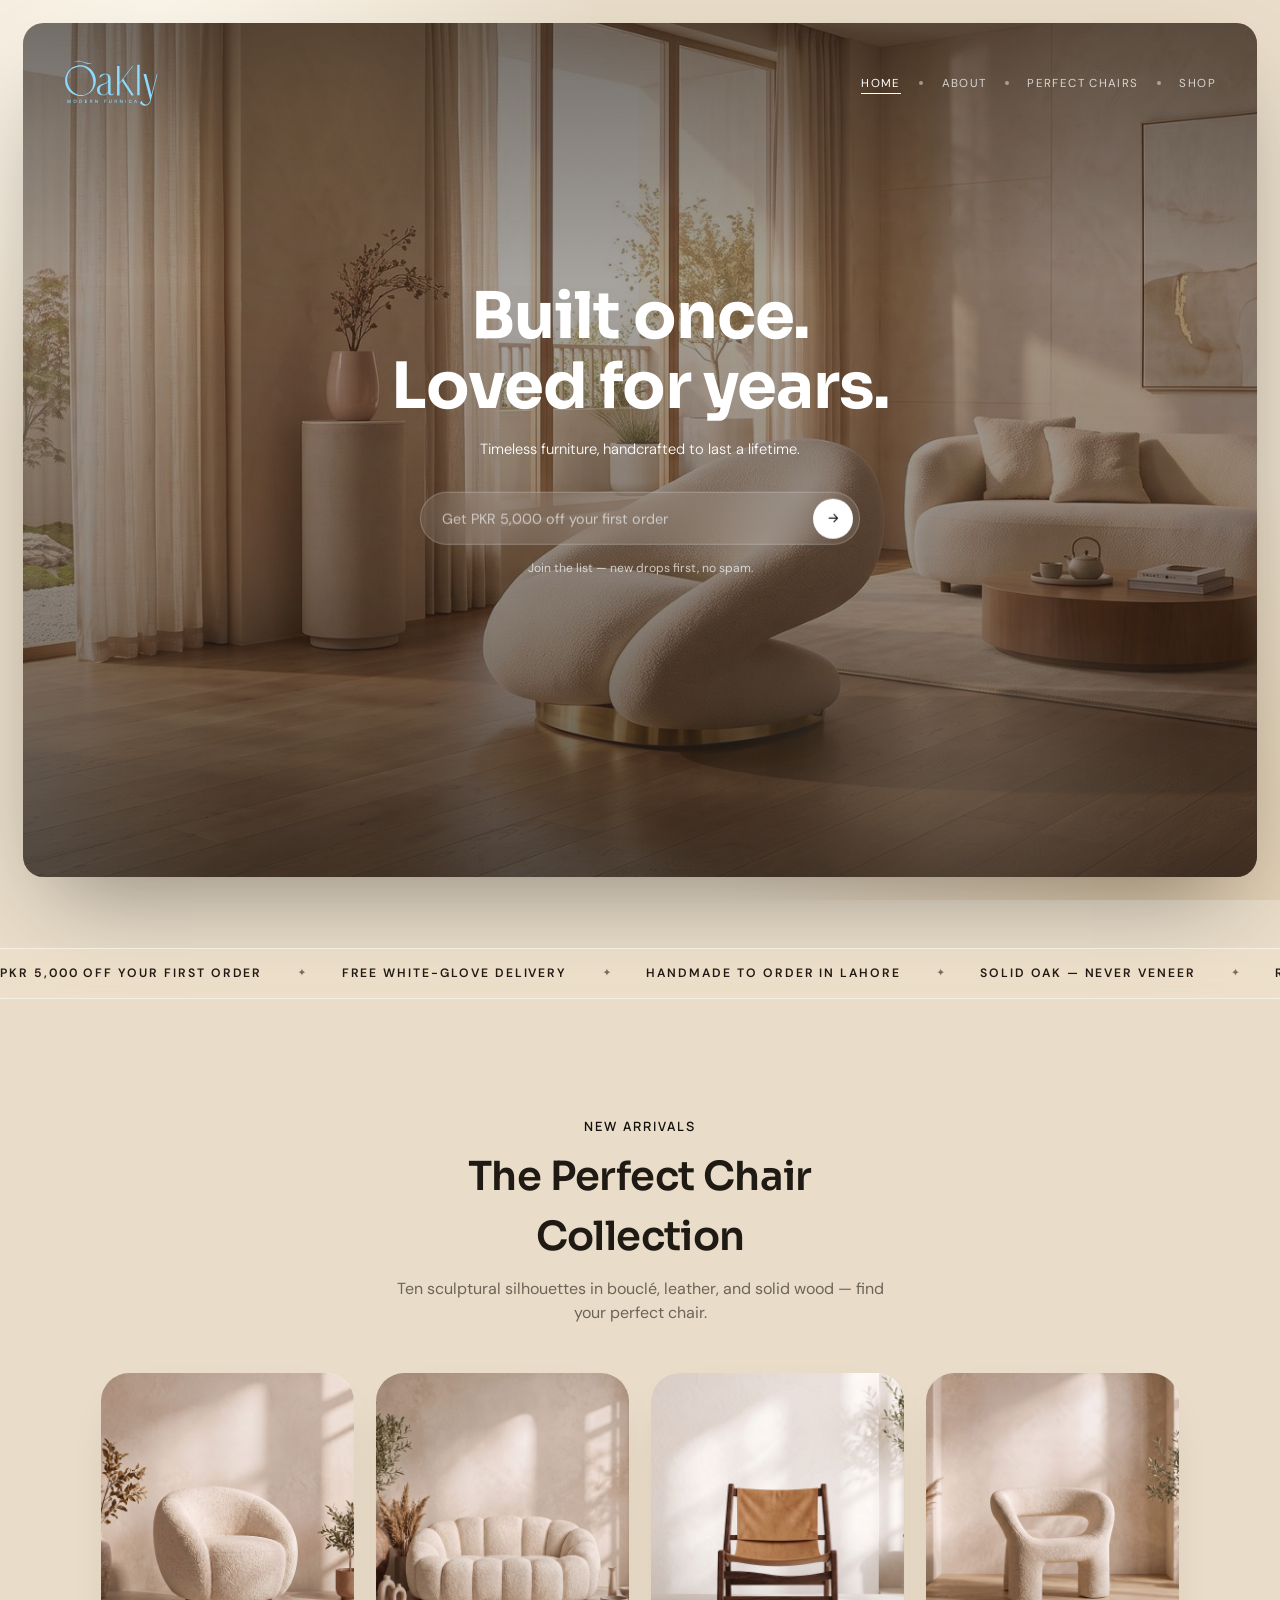
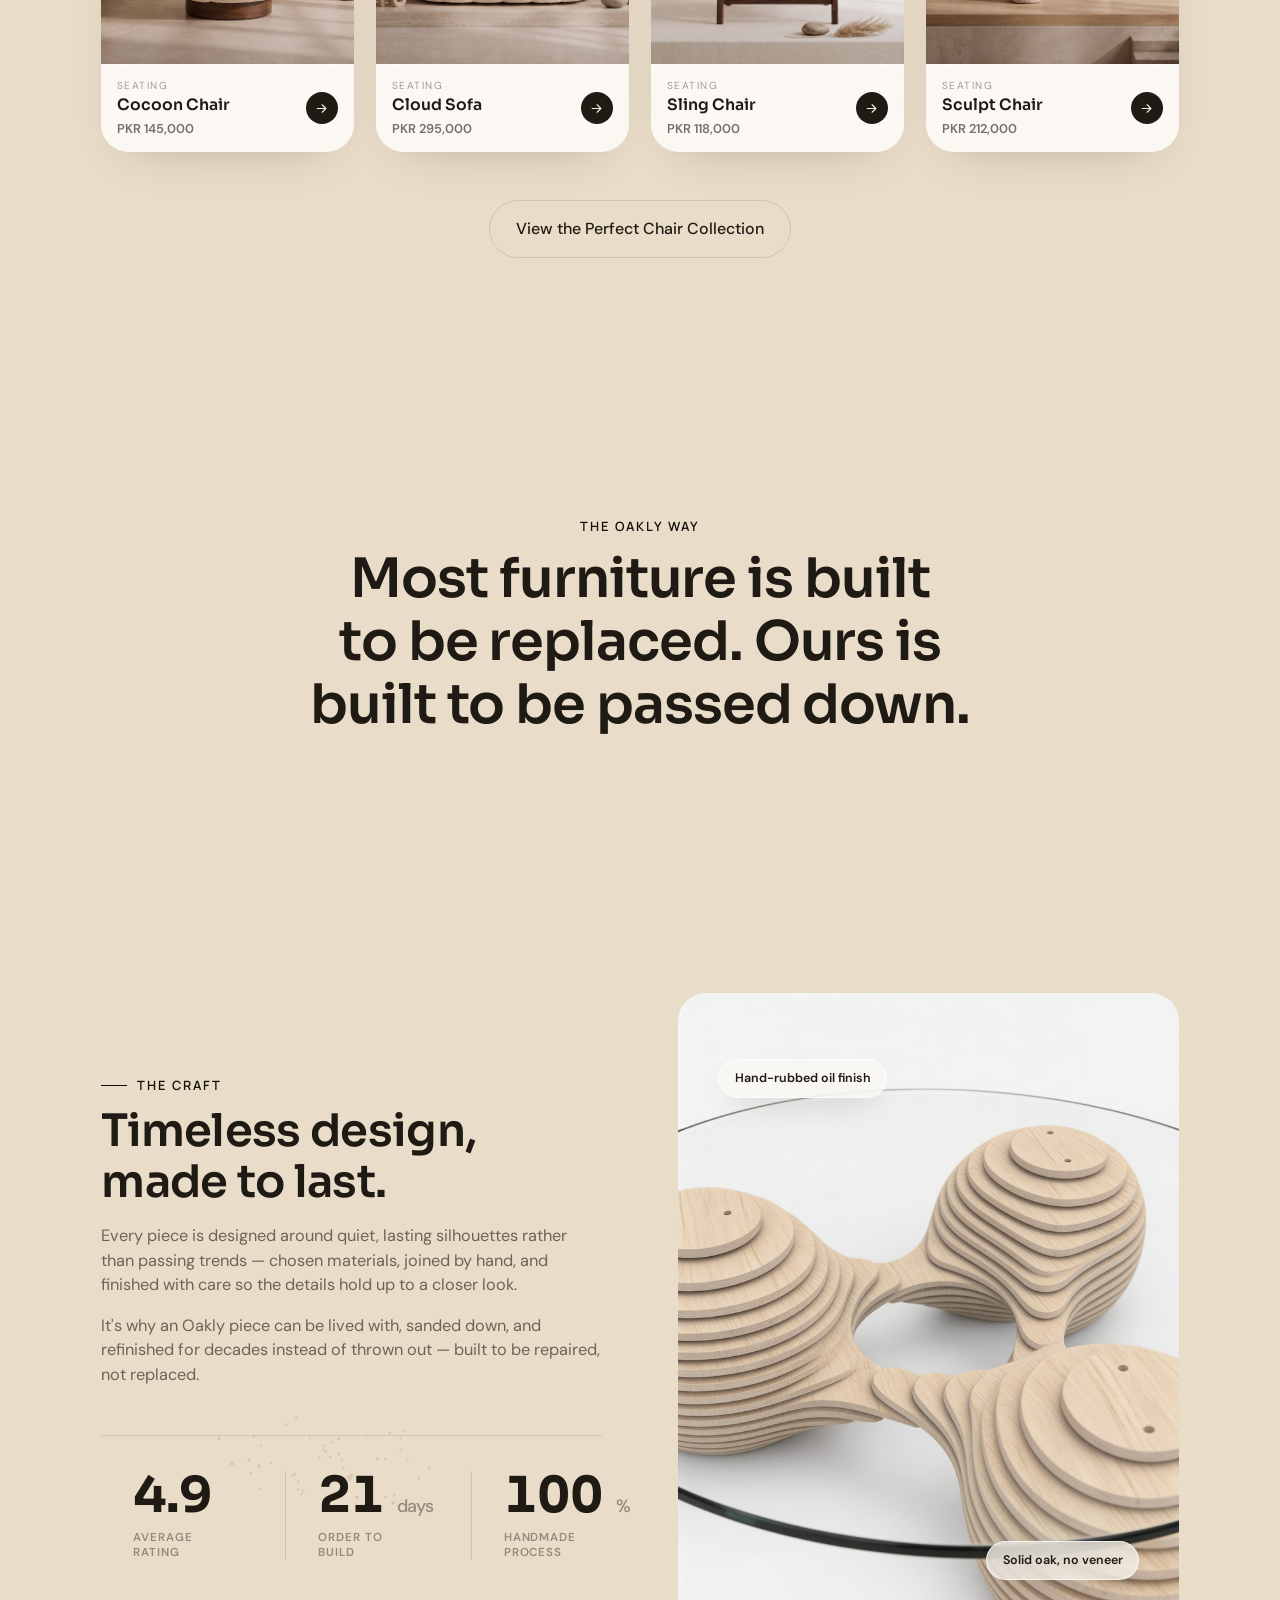
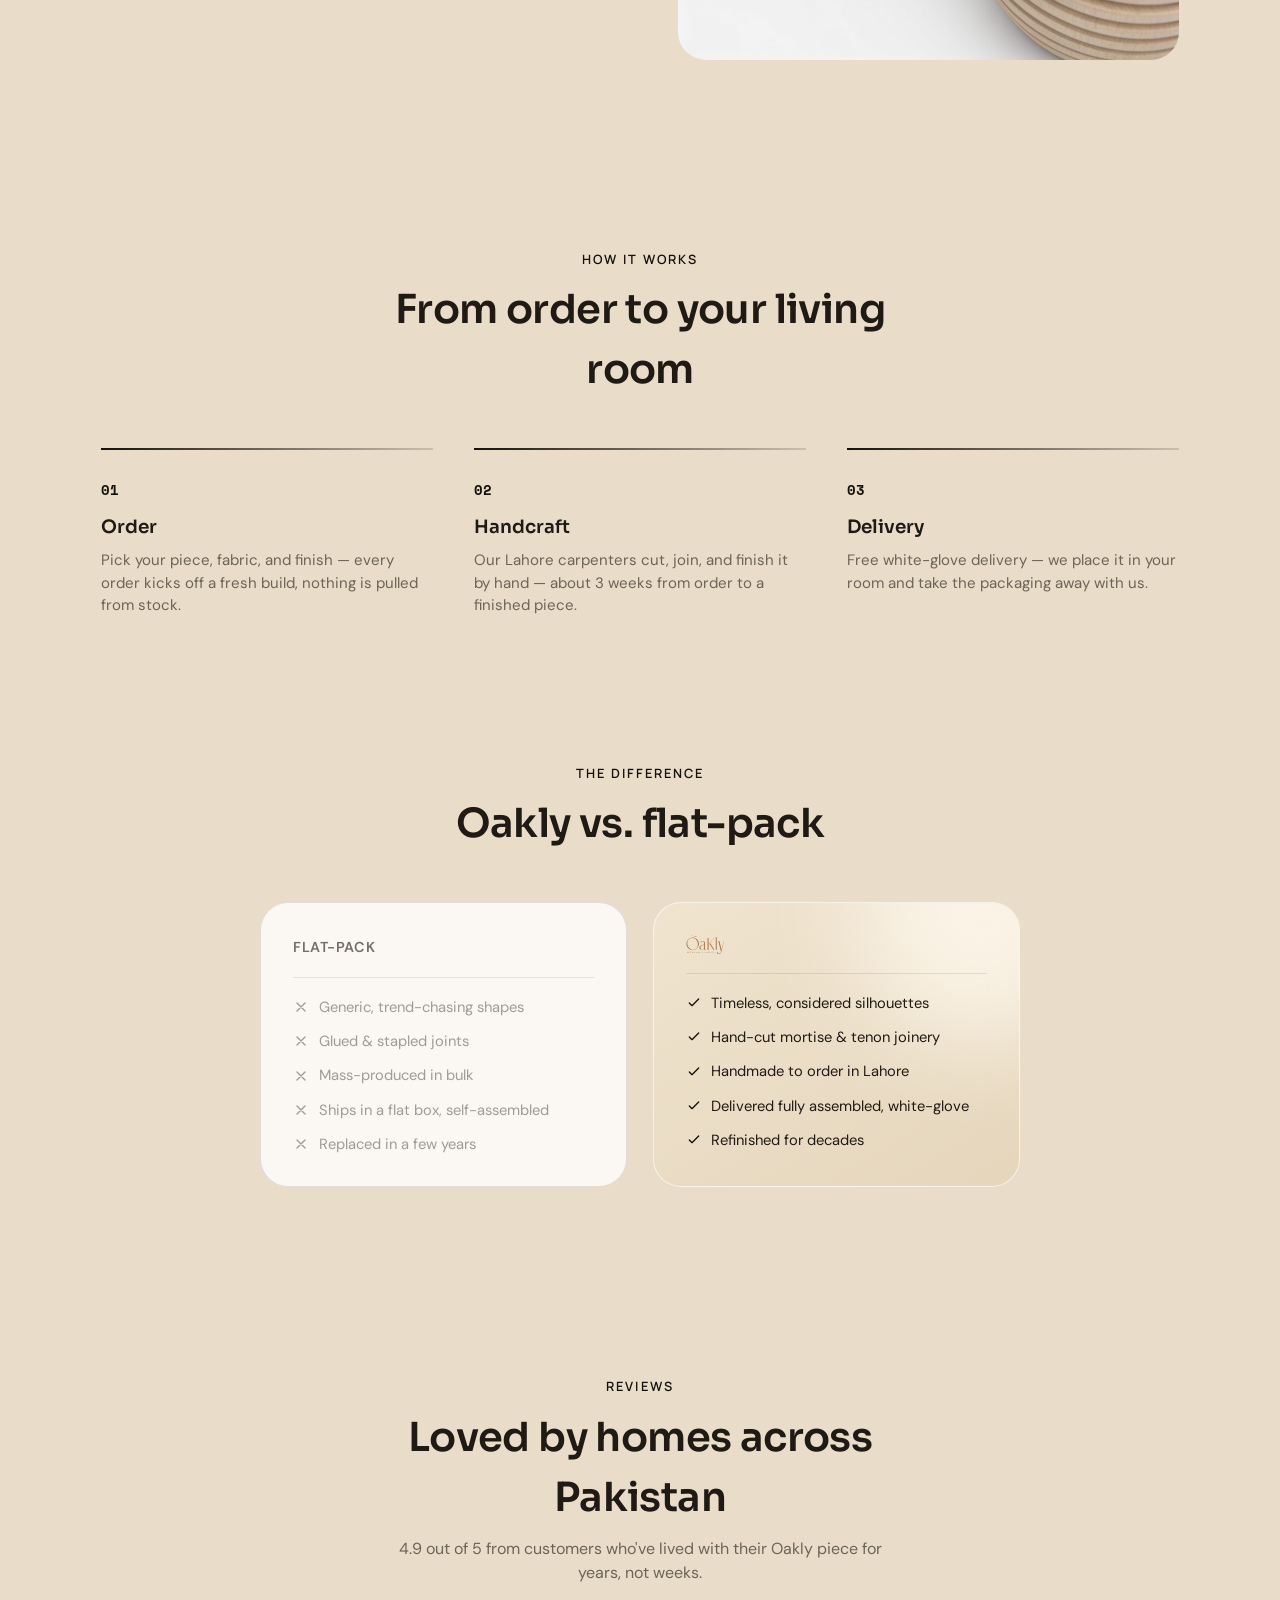
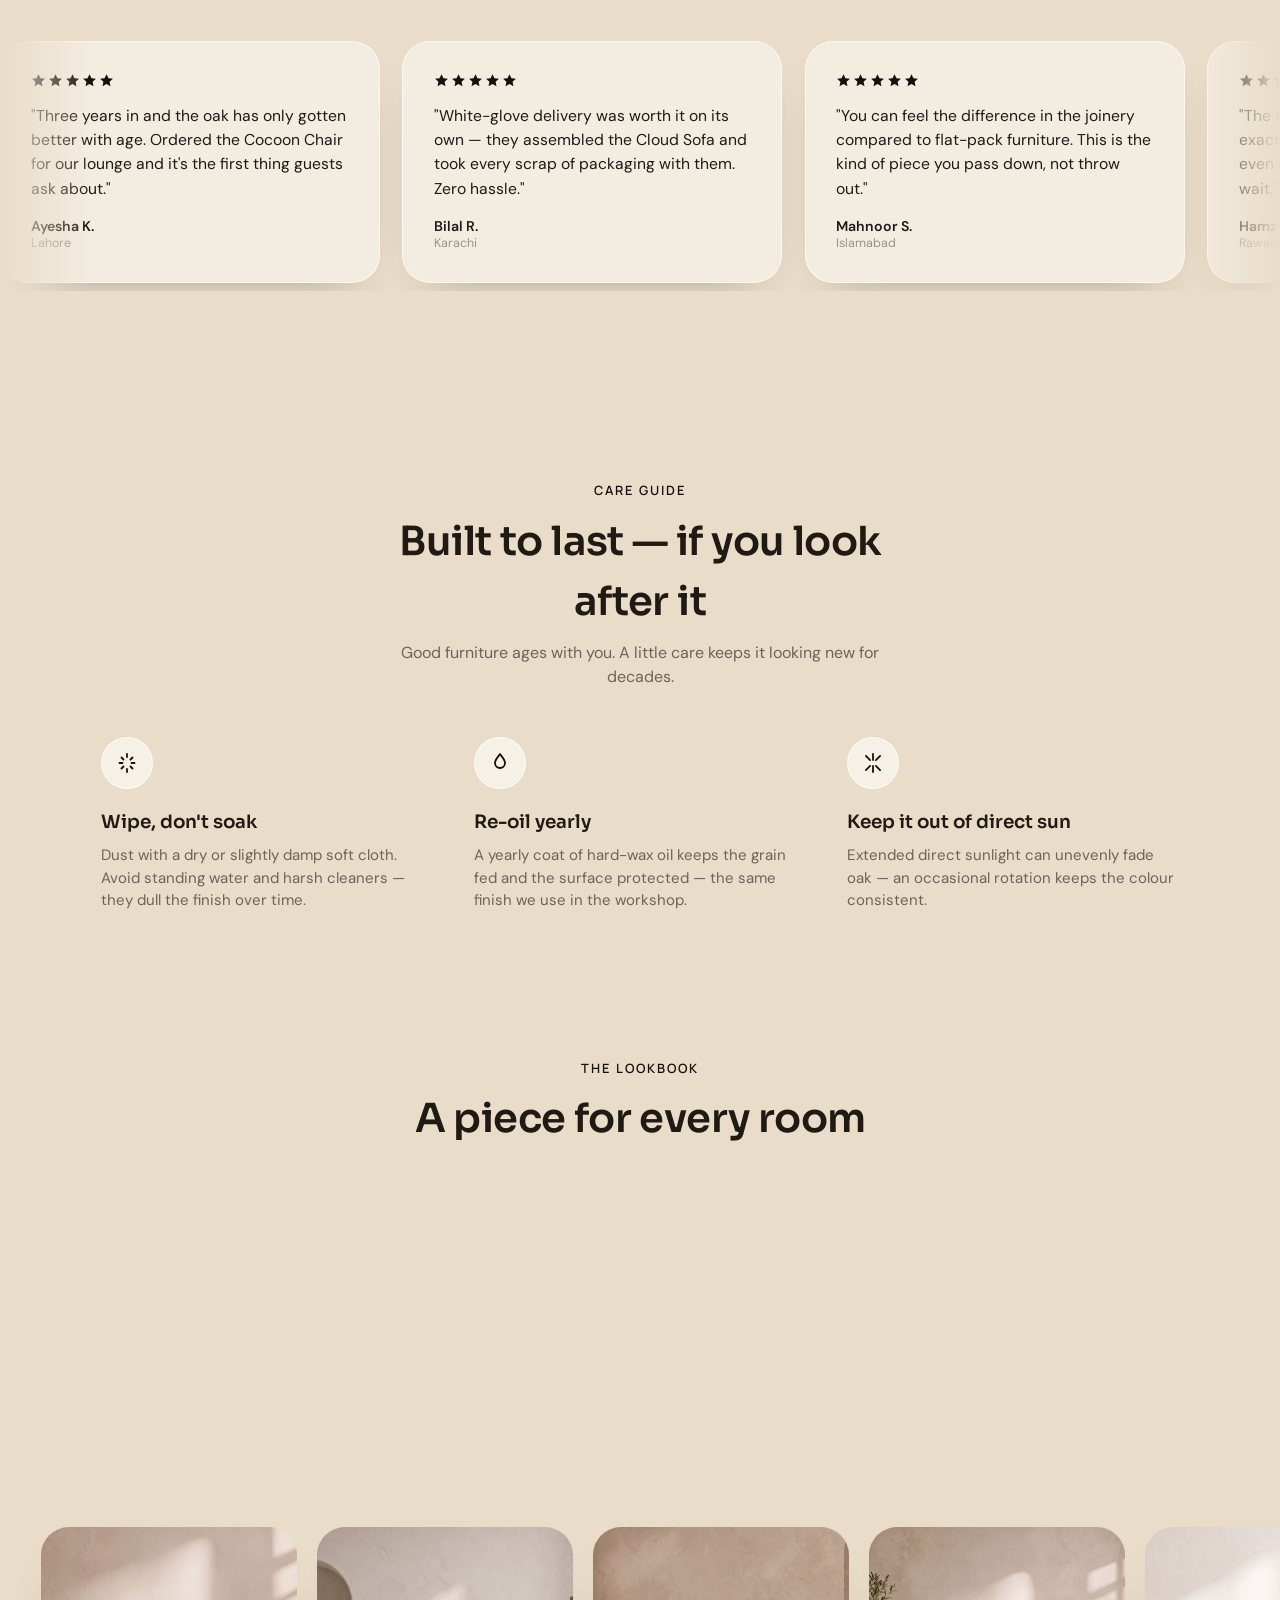
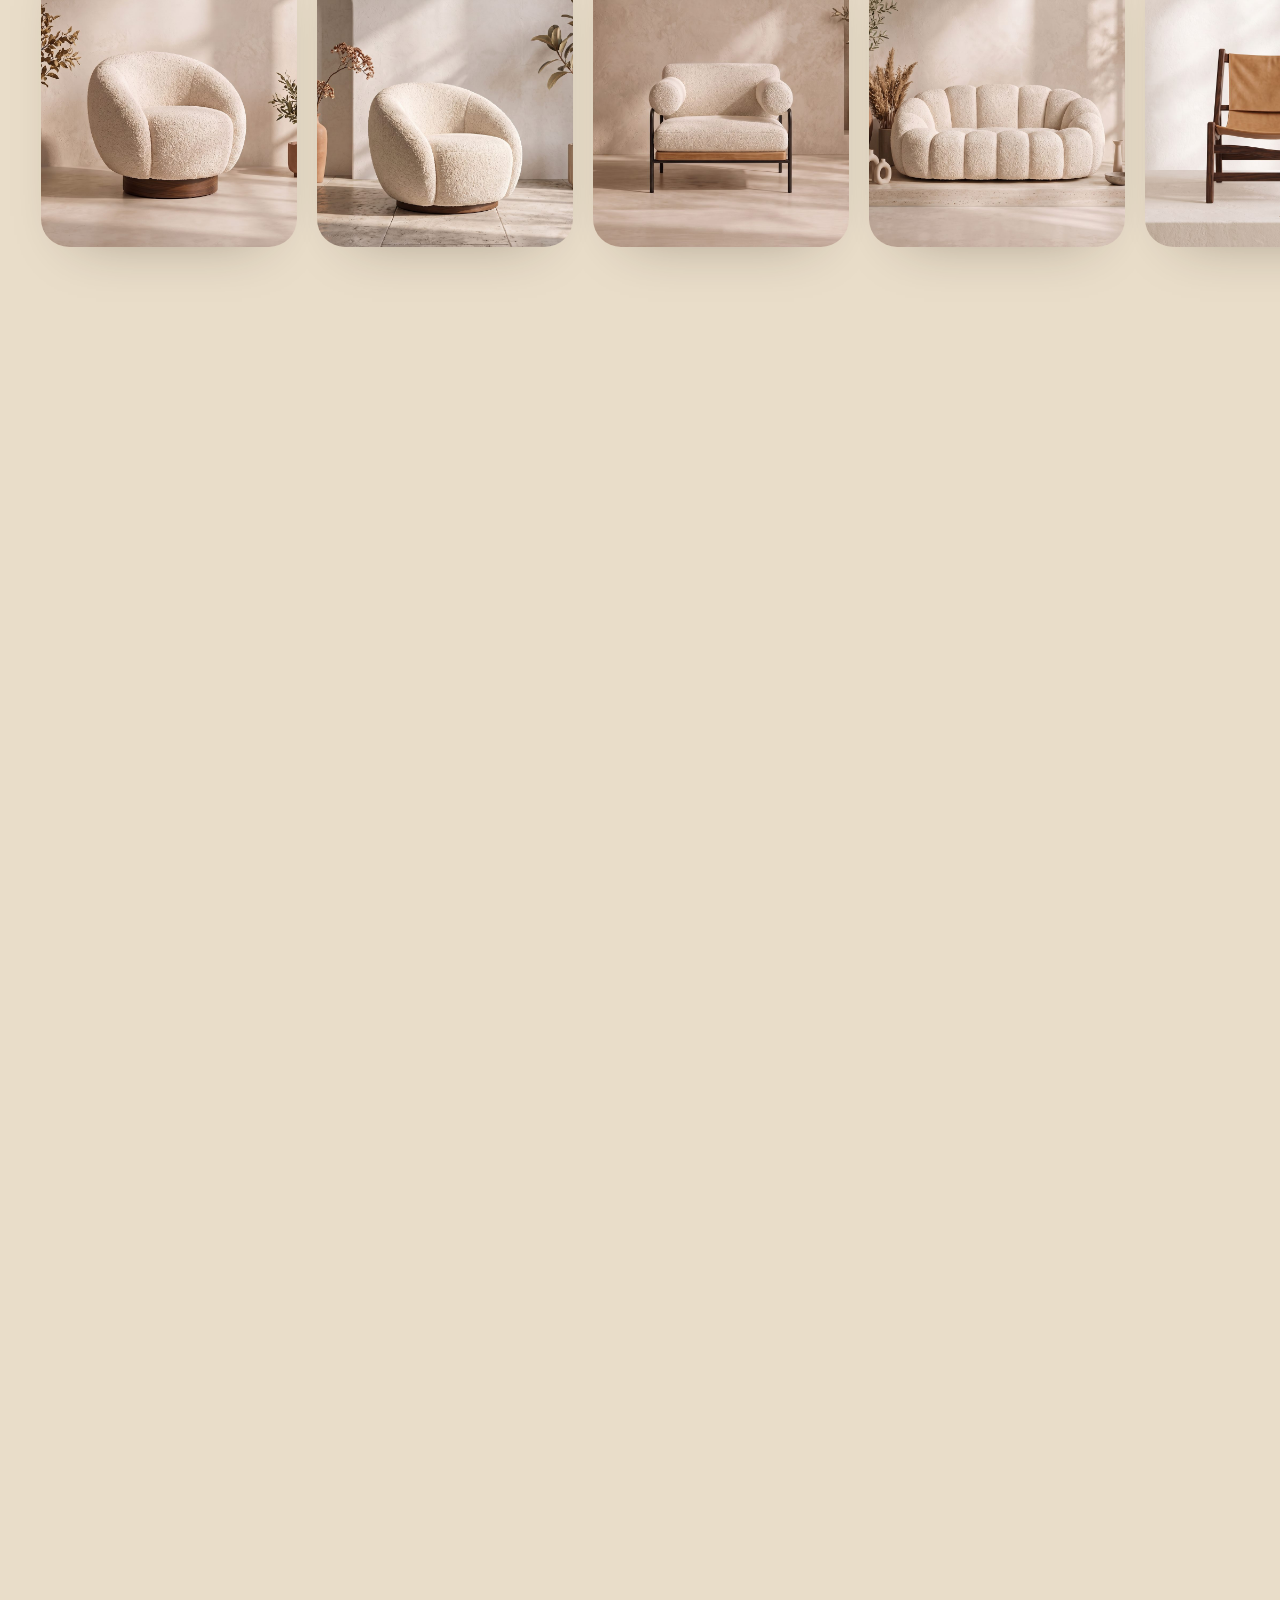
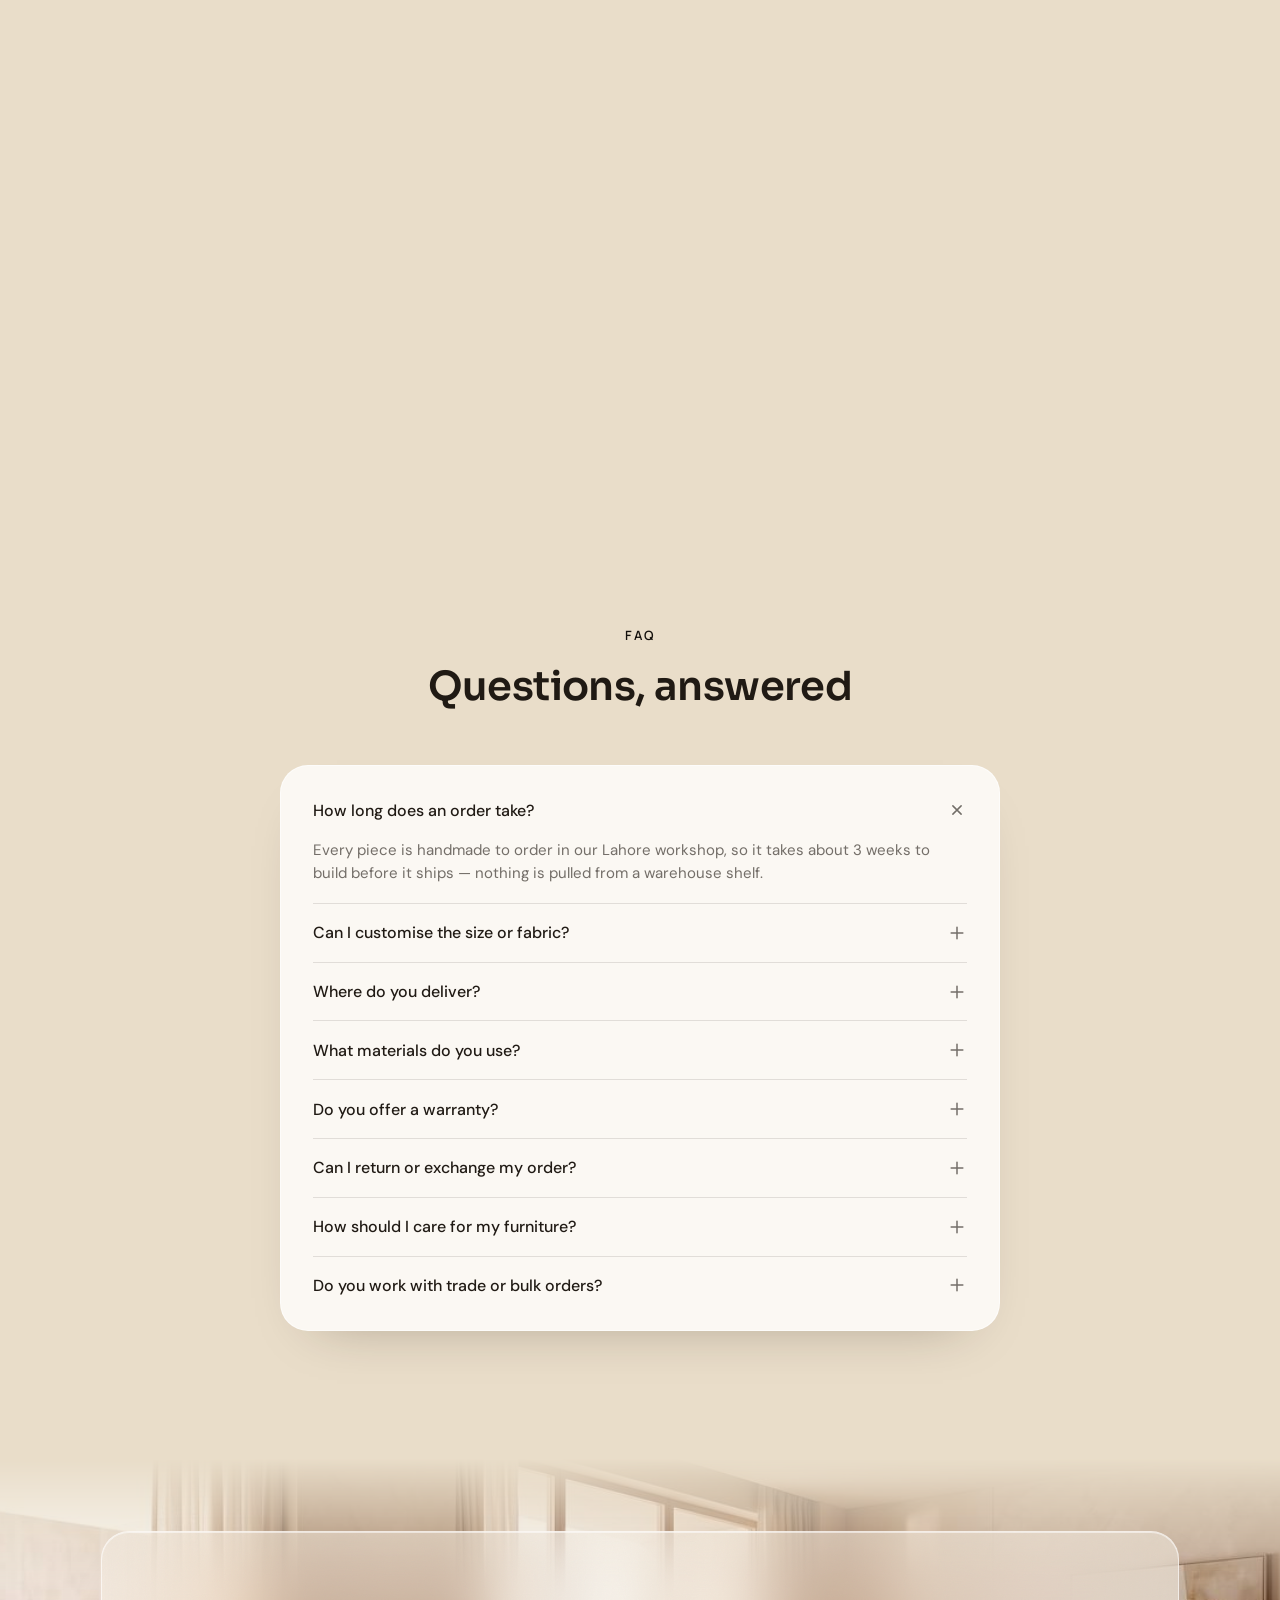
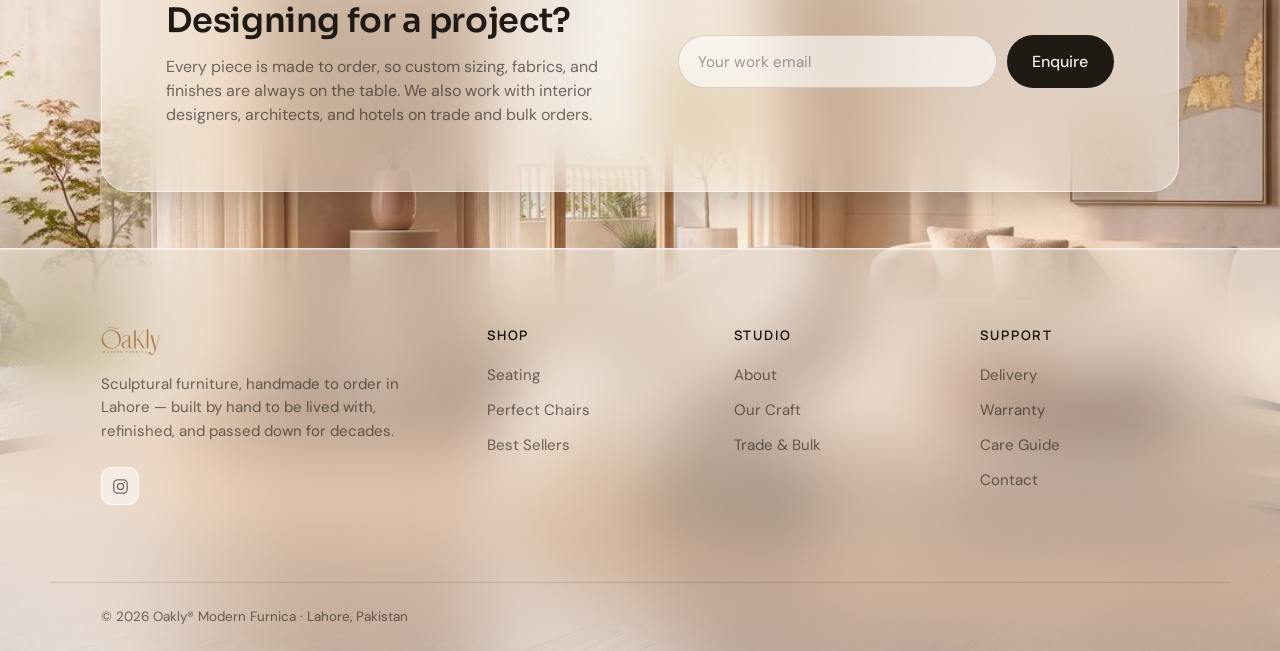
<file: index.html>
<!DOCTYPE html>
<html lang="en">
<head>
  <meta charset="UTF-8" />
  <meta name="viewport" content="width=device-width, initial-scale=1.0" />
  <title>Oakly® — Modern Furnica</title>
  <meta name="description" content="Handmade furniture built to outlast trends. Solid wood, hand-cut joinery, and a piece that gets better with age." />
  <link rel="icon" type="image/svg+xml" href="logo.svg" />
  <meta property="og:type" content="website" />
  <meta property="og:title" content="Oakly® — Modern Furnica" />
  <meta property="og:description" content="Handmade furniture built to outlast trends. Solid wood, hand-cut joinery, and a piece that gets better with age." />
  <meta property="og:image" content="https://danialhyatt7-collab.github.io/O-kly/assets/og-share.jpg" />
  <meta property="og:image:width" content="800" />
  <meta property="og:image:height" content="800" />
  <meta name="twitter:card" content="summary_large_image" />
  <meta name="twitter:title" content="Oakly® — Modern Furnica" />
  <meta name="twitter:description" content="Handmade furniture built to outlast trends. Solid wood, hand-cut joinery, and a piece that gets better with age." />
  <meta name="twitter:image" content="https://danialhyatt7-collab.github.io/O-kly/assets/og-share.jpg" />
  <link rel="preload" href="assets/fonts/DMSans-Variable.woff2" as="font" type="font/woff2" crossorigin />
  <link rel="stylesheet" href="fonts.css" />
  <link rel="stylesheet" href="styles.css" />
  <link rel="stylesheet" href="shop.css" />
  <link rel="stylesheet" href="store.css" />
  <link rel="stylesheet" href="home.css" />
</head>
<body>

  <!-- Scroll progress -->
  <div class="progress" aria-hidden="true"><span data-progress></span></div>

  <!-- Intro curtain -->
  <div class="curtain" aria-hidden="true">
    <div class="curtain__panel curtain__panel--left"></div>
    <div class="curtain__panel curtain__panel--right"></div>
  </div>

  <div class="hero-stage">
  <header class="hero">

    <!-- Background -->
    <div class="hero__bg">
      <img src="assets/hero-bg.jpg" alt="" fetchpriority="high" />
    </div>
    <div class="hero__scrim" aria-hidden="true"></div>
    <div class="hero__glow hero__glow--a" aria-hidden="true"></div>
    <div class="hero__glow hero__glow--b" aria-hidden="true"></div>
    <div class="hero__grain" aria-hidden="true"></div>

    <!-- Top bar -->
    <nav class="nav">
      <a class="nav__brand" href="index.html" aria-label="Oakly home">
        <img class="nav__logo" src="logo.svg" alt="Oakly — Modern Furnica" />
      </a>

      <button class="nav__burger" aria-label="Open menu" aria-expanded="false" aria-controls="nav-menu">
        <span class="nav__burger-bar"></span>
        <span class="nav__burger-bar"></span>
        <span class="nav__burger-bar"></span>
      </button>

      <div class="nav__menu" id="nav-menu">
        <ul class="nav__links">
          <li class="nav__item" style="--i:0"><a href="index.html" aria-current="page">Home</a></li>
          <li class="nav__dot" aria-hidden="true"></li>
          <li class="nav__item" style="--i:1"><a href="#about">About</a></li>
          <li class="nav__dot" aria-hidden="true"></li>
          <li class="nav__item" style="--i:2"><a href="chairs.html">Perfect Chairs</a></li>
          <li class="nav__dot" aria-hidden="true"></li>
          <li class="nav__item" style="--i:3"><a href="store.html">Shop</a></li>
        </ul>
      </div>
    </nav>

    <!-- Centered hero copy -->
    <div class="hero__content">

      <h1 class="hero__title">
        <span class="hero__title-line">Built once.</span>
        <span class="hero__title-line">Loved for years.</span>
      </h1>
      <p class="hero__sub">Timeless furniture, handcrafted to last a lifetime.</p>

      <form class="hero__capture" data-email-form>
        <span class="hero__capture-shine" aria-hidden="true"></span>
        <input type="email" required placeholder="Get PKR 5,000 off your first order" aria-label="Email address" data-email-input />
        <button type="submit" aria-label="Join the list" data-email-submit>
          <svg viewBox="0 0 24 24" fill="none" aria-hidden="true"><path d="M5 12h14M13 6l6 6-6 6" stroke="currentColor" stroke-width="1.8" stroke-linecap="round" stroke-linejoin="round"/></svg>
        </button>
      </form>
      <p class="hero__capture-note" data-email-note>Join the list — new drops first, no spam.</p>
    </div>

  </header>
  </div>

  <main>

    <!-- ===== Marquee ribbon ===== -->
    <div class="ribbon" aria-hidden="true">
      <span class="ribbon__shine"></span>
      <div class="ribbon__track">
        <div class="ribbon__group">
          <span>PKR 5,000 Off Your First Order</span><i>✦</i>
          <span>Free White-Glove Delivery</span><i>✦</i>
          <span>Handmade to Order in Lahore</span><i>✦</i>
          <span>Solid Oak — Never Veneer</span><i>✦</i>
          <span>Rated 4.9 / 5 by Real Homes</span><i>✦</i>
          <span>Ships in Just 3 Weeks</span><i>✦</i>
          <span>Built to Be Passed Down</span><i>✦</i>
          <span>Hand-Cut Mortise &amp; Tenon Joinery</span><i>✦</i>
          <span>Nothing Pulled From Stock</span><i>✦</i>
          <span>Delivered Fully Assembled</span><i>✦</i>
          <span>Hand-Rubbed Oil Finish</span><i>✦</i>
          <span>Custom Sizing on Most Pieces</span><i>✦</i>
          <span>Choose Your Own Fabric</span><i>✦</i>
          <span>Refinished for Decades</span><i>✦</i>
          <span>Zero Flat-Pack, Zero Compromise</span><i>✦</i>
          <span>We Take the Packaging Away</span><i>✦</i>
          <span>Trade &amp; Bulk Orders Welcome</span><i>✦</i>
          <span>Every Piece Made Just for You</span><i>✦</i>
          <span>Built by Hand, Not by Machine</span><i>✦</i>
          <span>Repairable, Never Disposable</span><i>✦</i>
          <span>White-Glove Placement in Your Room</span><i>✦</i>
          <span>Designed to Age Beautifully</span><i>✦</i>
          <span>Loved by Homes Across Pakistan</span><i>✦</i>
          <span>One Home, One Story</span><i>✦</i>
        </div>
        <div class="ribbon__group">
          <span>PKR 5,000 Off Your First Order</span><i>✦</i>
          <span>Free White-Glove Delivery</span><i>✦</i>
          <span>Handmade to Order in Lahore</span><i>✦</i>
          <span>Solid Oak — Never Veneer</span><i>✦</i>
          <span>Rated 4.9 / 5 by Real Homes</span><i>✦</i>
          <span>Ships in Just 3 Weeks</span><i>✦</i>
          <span>Built to Be Passed Down</span><i>✦</i>
          <span>Hand-Cut Mortise &amp; Tenon Joinery</span><i>✦</i>
          <span>Nothing Pulled From Stock</span><i>✦</i>
          <span>Delivered Fully Assembled</span><i>✦</i>
          <span>Hand-Rubbed Oil Finish</span><i>✦</i>
          <span>Custom Sizing on Most Pieces</span><i>✦</i>
          <span>Choose Your Own Fabric</span><i>✦</i>
          <span>Refinished for Decades</span><i>✦</i>
          <span>Zero Flat-Pack, Zero Compromise</span><i>✦</i>
          <span>We Take the Packaging Away</span><i>✦</i>
          <span>Trade &amp; Bulk Orders Welcome</span><i>✦</i>
          <span>Every Piece Made Just for You</span><i>✦</i>
          <span>Built by Hand, Not by Machine</span><i>✦</i>
          <span>Repairable, Never Disposable</span><i>✦</i>
          <span>White-Glove Placement in Your Room</span><i>✦</i>
          <span>Designed to Age Beautifully</span><i>✦</i>
          <span>Loved by Homes Across Pakistan</span><i>✦</i>
          <span>One Home, One Story</span><i>✦</i>
        </div>
      </div>
    </div>

    <!-- ===== Perfect Chair Collection ===== -->
    <section class="section" id="about">
      <div class="wrap">
        <div class="section-head--center reveal">
          <span class="eyebrow">New Arrivals</span>
          <h2>The Perfect Chair Collection</h2>
          <p>Ten sculptural silhouettes in bouclé, leather, and solid wood — find your perfect chair.</p>
        </div>

        <div class="hgrid">
          <article class="hcard reveal">
            <a class="hcard__link" data-tilt href="cocoon-chair.html">
              <div class="hcard__media"><img src="assets/chairs/cocoon-chair.jpg" alt="Cocoon Chair" loading="lazy" /></div>
              <div class="hcard__bar">
                <div class="hcard__info">
                  <p class="hcard__cat">Seating</p>
                  <h3 class="hcard__name">Cocoon Chair</h3>
                  <p class="hcard__price">PKR 145,000</p>
                </div>
                <span class="hcard__go"><svg viewBox="0 0 24 24" fill="none" aria-hidden="true"><path d="M5 12h14M13 6l6 6-6 6" stroke="currentColor" stroke-width="1.8" stroke-linecap="round" stroke-linejoin="round"/></svg></span>
              </div>
            </a>
          </article>

          <article class="hcard reveal">
            <a class="hcard__link" data-tilt href="cloud-sofa.html">
              <div class="hcard__media"><img src="assets/chairs/cloud-sofa.jpg" alt="Cloud Sofa" loading="lazy" /></div>
              <div class="hcard__bar">
                <div class="hcard__info">
                  <p class="hcard__cat">Seating</p>
                  <h3 class="hcard__name">Cloud Sofa</h3>
                  <p class="hcard__price">PKR 295,000</p>
                </div>
                <span class="hcard__go"><svg viewBox="0 0 24 24" fill="none" aria-hidden="true"><path d="M5 12h14M13 6l6 6-6 6" stroke="currentColor" stroke-width="1.8" stroke-linecap="round" stroke-linejoin="round"/></svg></span>
              </div>
            </a>
          </article>

          <article class="hcard reveal">
            <a class="hcard__link" data-tilt href="sling-chair.html">
              <div class="hcard__media"><img src="assets/chairs/sling-chair.jpg" alt="Sling Chair" loading="lazy" /></div>
              <div class="hcard__bar">
                <div class="hcard__info">
                  <p class="hcard__cat">Seating</p>
                  <h3 class="hcard__name">Sling Chair</h3>
                  <p class="hcard__price">PKR 118,000</p>
                </div>
                <span class="hcard__go"><svg viewBox="0 0 24 24" fill="none" aria-hidden="true"><path d="M5 12h14M13 6l6 6-6 6" stroke="currentColor" stroke-width="1.8" stroke-linecap="round" stroke-linejoin="round"/></svg></span>
              </div>
            </a>
          </article>

          <article class="hcard reveal">
            <a class="hcard__link" data-tilt href="sculpt-chair.html">
              <div class="hcard__media"><img src="assets/chairs/sculpt-chair.jpg" alt="Sculpt Chair" loading="lazy" /></div>
              <div class="hcard__bar">
                <div class="hcard__info">
                  <p class="hcard__cat">Seating</p>
                  <h3 class="hcard__name">Sculpt Chair</h3>
                  <p class="hcard__price">PKR 212,000</p>
                </div>
                <span class="hcard__go"><svg viewBox="0 0 24 24" fill="none" aria-hidden="true"><path d="M5 12h14M13 6l6 6-6 6" stroke="currentColor" stroke-width="1.8" stroke-linecap="round" stroke-linejoin="round"/></svg></span>
              </div>
            </a>
          </article>
        </div>

        <div class="section-cta reveal">
          <a class="btn btn--ghost" data-magnetic href="chairs.html"><span>View the Perfect Chair Collection</span></a>
        </div>
      </div>
    </section>

    <!-- ===== Editorial statement ===== -->
    <section class="statement">
      <div class="wrap">
        <span class="eyebrow reveal">The Oakly Way</span>
        <h2 class="statement__text" data-words>Most furniture is built to be replaced. Ours is built to be passed down.</h2>
      </div>
    </section>

    <!-- ===== Craft / Materials ===== -->
    <section class="section">
      <div class="wrap manifesto">
        <div class="manifesto__copy reveal">
          <span class="eyebrow">The Craft</span>
          <h2 class="manifesto__title">Timeless design, made to last.</h2>
          <div class="manifesto__body">
            <p>Every piece is designed around quiet, lasting silhouettes rather than passing trends — chosen materials, joined by hand, and finished with care so the details hold up to a closer look.</p>
            <p>It's why an Oakly piece can be lived with, sanded down, and refinished for decades instead of thrown out — built to be repaired, not replaced.</p>
          </div>
          <div class="stats" data-stats-particles>
            <canvas class="stats__canvas" aria-hidden="true"></canvas>
            <div class="stat">
              <b class="stat__num"><span data-count="4.9" data-decimals="1">0</span></b>
              <span class="stat__label">Average rating</span>
            </div>
            <div class="stat">
              <b class="stat__num"><span data-count="21">0</span><i>days</i></b>
              <span class="stat__label">Order to build</span>
            </div>
            <div class="stat">
              <b class="stat__num"><span data-count="100">0</span><i>%</i></b>
              <span class="stat__label">Handmade Process</span>
            </div>
          </div>
        </div>
        <div class="manifesto__art reveal">
          <img src="assets/craft.jpg" alt="Detail of a sculptural solid-wood table base with a glass top" />
          <span class="chip chip--a">Hand-rubbed oil finish</span>
          <span class="chip chip--b">Solid oak, no veneer</span>
        </div>
      </div>
    </section>

    <!-- ===== Timeline ===== -->
    <section class="section section--tight">
      <div class="wrap">
        <div class="section-head--center reveal">
          <span class="eyebrow">How It Works</span>
          <h2>From order to your living room</h2>
        </div>

        <ol class="timeline">
          <li class="timeline__step reveal">
            <span class="timeline__num">01</span>
            <h3>Order</h3>
            <p>Pick your piece, fabric, and finish — every order kicks off a fresh build, nothing is pulled from stock.</p>
          </li>
          <li class="timeline__step reveal">
            <span class="timeline__num">02</span>
            <h3>Handcraft</h3>
            <p>Our Lahore carpenters cut, join, and finish it by hand — about 3 weeks from order to a finished piece.</p>
          </li>
          <li class="timeline__step reveal">
            <span class="timeline__num">03</span>
            <h3>Delivery</h3>
            <p>Free white-glove delivery — we place it in your room and take the packaging away with us.</p>
          </li>
        </ol>
      </div>
    </section>

    <!-- ===== Comparison ===== -->
    <section class="section section--tight">
      <div class="wrap">
        <div class="section-head--center reveal">
          <span class="eyebrow">The Difference</span>
          <h2>Oakly vs. flat-pack</h2>
        </div>

        <div class="compare reveal">
          <div class="compare__col compare__col--them">
            <div class="compare__head">
              <span>Flat-pack</span>
            </div>
            <ul>
              <li><svg viewBox="0 0 24 24" fill="none" stroke="currentColor" stroke-width="2" stroke-linecap="round"><path d="M6 6l12 12M18 6 6 18"/></svg> Generic, trend-chasing shapes</li>
              <li><svg viewBox="0 0 24 24" fill="none" stroke="currentColor" stroke-width="2" stroke-linecap="round"><path d="M6 6l12 12M18 6 6 18"/></svg> Glued &amp; stapled joints</li>
              <li><svg viewBox="0 0 24 24" fill="none" stroke="currentColor" stroke-width="2" stroke-linecap="round"><path d="M6 6l12 12M18 6 6 18"/></svg> Mass-produced in bulk</li>
              <li><svg viewBox="0 0 24 24" fill="none" stroke="currentColor" stroke-width="2" stroke-linecap="round"><path d="M6 6l12 12M18 6 6 18"/></svg> Ships in a flat box, self-assembled</li>
              <li><svg viewBox="0 0 24 24" fill="none" stroke="currentColor" stroke-width="2" stroke-linecap="round"><path d="M6 6l12 12M18 6 6 18"/></svg> Replaced in a few years</li>
            </ul>
          </div>

          <div class="compare__col compare__col--us">
            <div class="compare__head">
              <img class="compare__logo" src="logo.svg" alt="Oakly" />
            </div>
            <ul>
              <li><svg viewBox="0 0 24 24" fill="none" stroke="currentColor" stroke-width="2" stroke-linecap="round" stroke-linejoin="round"><path d="m5 12 4 4 10-10"/></svg> Timeless, considered silhouettes</li>
              <li><svg viewBox="0 0 24 24" fill="none" stroke="currentColor" stroke-width="2" stroke-linecap="round" stroke-linejoin="round"><path d="m5 12 4 4 10-10"/></svg> Hand-cut mortise &amp; tenon joinery</li>
              <li><svg viewBox="0 0 24 24" fill="none" stroke="currentColor" stroke-width="2" stroke-linecap="round" stroke-linejoin="round"><path d="m5 12 4 4 10-10"/></svg> Handmade to order in Lahore</li>
              <li><svg viewBox="0 0 24 24" fill="none" stroke="currentColor" stroke-width="2" stroke-linecap="round" stroke-linejoin="round"><path d="m5 12 4 4 10-10"/></svg> Delivered fully assembled, white-glove</li>
              <li><svg viewBox="0 0 24 24" fill="none" stroke="currentColor" stroke-width="2" stroke-linecap="round" stroke-linejoin="round"><path d="m5 12 4 4 10-10"/></svg> Refinished for decades</li>
            </ul>
          </div>
        </div>
      </div>
    </section>

    <!-- ===== Testimonials ===== -->
    <section class="section band">
      <div class="band__glow band__glow--a" aria-hidden="true"></div>
      <div class="band__glow band__glow--b" aria-hidden="true"></div>
      <div class="wrap">
        <div class="section-head--center reveal">
          <span class="eyebrow">Reviews</span>
          <h2>Loved by homes across Pakistan</h2>
          <p>4.9 out of 5 from customers who've lived with their Oakly piece for years, not weeks.</p>
        </div>
      </div>

      <div class="tmarquee reveal">
        <div class="tmarquee__track">
          <div class="tmarquee__group">
            <figure class="t-card">
              <div class="t-card__rating" aria-label="5 out of 5 stars">
                <svg viewBox="0 0 20 20" fill="currentColor"><path d="M10 1.5l2.6 5.5 6 .7-4.5 4.1 1.2 6-5.3-3-5.3 3 1.2-6-4.5-4.1 6-.7z"/></svg>
                <svg viewBox="0 0 20 20" fill="currentColor"><path d="M10 1.5l2.6 5.5 6 .7-4.5 4.1 1.2 6-5.3-3-5.3 3 1.2-6-4.5-4.1 6-.7z"/></svg>
                <svg viewBox="0 0 20 20" fill="currentColor"><path d="M10 1.5l2.6 5.5 6 .7-4.5 4.1 1.2 6-5.3-3-5.3 3 1.2-6-4.5-4.1 6-.7z"/></svg>
                <svg viewBox="0 0 20 20" fill="currentColor"><path d="M10 1.5l2.6 5.5 6 .7-4.5 4.1 1.2 6-5.3-3-5.3 3 1.2-6-4.5-4.1 6-.7z"/></svg>
                <svg viewBox="0 0 20 20" fill="currentColor"><path d="M10 1.5l2.6 5.5 6 .7-4.5 4.1 1.2 6-5.3-3-5.3 3 1.2-6-4.5-4.1 6-.7z"/></svg>
              </div>
              <blockquote>"Three years in and the oak has only gotten better with age. Ordered the Cocoon Chair for our lounge and it's the first thing guests ask about."</blockquote>
              <figcaption><div><b>Ayesha K.</b><span>Lahore</span></div></figcaption>
            </figure>

            <figure class="t-card">
              <div class="t-card__rating" aria-label="5 out of 5 stars">
                <svg viewBox="0 0 20 20" fill="currentColor"><path d="M10 1.5l2.6 5.5 6 .7-4.5 4.1 1.2 6-5.3-3-5.3 3 1.2-6-4.5-4.1 6-.7z"/></svg>
                <svg viewBox="0 0 20 20" fill="currentColor"><path d="M10 1.5l2.6 5.5 6 .7-4.5 4.1 1.2 6-5.3-3-5.3 3 1.2-6-4.5-4.1 6-.7z"/></svg>
                <svg viewBox="0 0 20 20" fill="currentColor"><path d="M10 1.5l2.6 5.5 6 .7-4.5 4.1 1.2 6-5.3-3-5.3 3 1.2-6-4.5-4.1 6-.7z"/></svg>
                <svg viewBox="0 0 20 20" fill="currentColor"><path d="M10 1.5l2.6 5.5 6 .7-4.5 4.1 1.2 6-5.3-3-5.3 3 1.2-6-4.5-4.1 6-.7z"/></svg>
                <svg viewBox="0 0 20 20" fill="currentColor"><path d="M10 1.5l2.6 5.5 6 .7-4.5 4.1 1.2 6-5.3-3-5.3 3 1.2-6-4.5-4.1 6-.7z"/></svg>
              </div>
              <blockquote>"White-glove delivery was worth it on its own — they assembled the Cloud Sofa and took every scrap of packaging with them. Zero hassle."</blockquote>
              <figcaption><div><b>Bilal R.</b><span>Karachi</span></div></figcaption>
            </figure>

            <figure class="t-card">
              <div class="t-card__rating" aria-label="5 out of 5 stars">
                <svg viewBox="0 0 20 20" fill="currentColor"><path d="M10 1.5l2.6 5.5 6 .7-4.5 4.1 1.2 6-5.3-3-5.3 3 1.2-6-4.5-4.1 6-.7z"/></svg>
                <svg viewBox="0 0 20 20" fill="currentColor"><path d="M10 1.5l2.6 5.5 6 .7-4.5 4.1 1.2 6-5.3-3-5.3 3 1.2-6-4.5-4.1 6-.7z"/></svg>
                <svg viewBox="0 0 20 20" fill="currentColor"><path d="M10 1.5l2.6 5.5 6 .7-4.5 4.1 1.2 6-5.3-3-5.3 3 1.2-6-4.5-4.1 6-.7z"/></svg>
                <svg viewBox="0 0 20 20" fill="currentColor"><path d="M10 1.5l2.6 5.5 6 .7-4.5 4.1 1.2 6-5.3-3-5.3 3 1.2-6-4.5-4.1 6-.7z"/></svg>
                <svg viewBox="0 0 20 20" fill="currentColor"><path d="M10 1.5l2.6 5.5 6 .7-4.5 4.1 1.2 6-5.3-3-5.3 3 1.2-6-4.5-4.1 6-.7z"/></svg>
              </div>
              <blockquote>"You can feel the difference in the joinery compared to flat-pack furniture. This is the kind of piece you pass down, not throw out."</blockquote>
              <figcaption><div><b>Mahnoor S.</b><span>Islamabad</span></div></figcaption>
            </figure>

            <figure class="t-card">
              <div class="t-card__rating" aria-label="5 out of 5 stars">
                <svg viewBox="0 0 20 20" fill="currentColor"><path d="M10 1.5l2.6 5.5 6 .7-4.5 4.1 1.2 6-5.3-3-5.3 3 1.2-6-4.5-4.1 6-.7z"/></svg>
                <svg viewBox="0 0 20 20" fill="currentColor"><path d="M10 1.5l2.6 5.5 6 .7-4.5 4.1 1.2 6-5.3-3-5.3 3 1.2-6-4.5-4.1 6-.7z"/></svg>
                <svg viewBox="0 0 20 20" fill="currentColor"><path d="M10 1.5l2.6 5.5 6 .7-4.5 4.1 1.2 6-5.3-3-5.3 3 1.2-6-4.5-4.1 6-.7z"/></svg>
                <svg viewBox="0 0 20 20" fill="currentColor"><path d="M10 1.5l2.6 5.5 6 .7-4.5 4.1 1.2 6-5.3-3-5.3 3 1.2-6-4.5-4.1 6-.7z"/></svg>
                <svg viewBox="0 0 20 20" fill="currentColor"><path d="M10 1.5l2.6 5.5 6 .7-4.5 4.1 1.2 6-5.3-3-5.3 3 1.2-6-4.5-4.1 6-.7z"/></svg>
              </div>
              <blockquote>"The Sling Chair took about three weeks exactly like they said, and it arrived looking even better than the photos. Worth the wait."</blockquote>
              <figcaption><div><b>Hamza T.</b><span>Rawalpindi</span></div></figcaption>
            </figure>

            <figure class="t-card">
              <div class="t-card__rating" aria-label="5 out of 5 stars">
                <svg viewBox="0 0 20 20" fill="currentColor"><path d="M10 1.5l2.6 5.5 6 .7-4.5 4.1 1.2 6-5.3-3-5.3 3 1.2-6-4.5-4.1 6-.7z"/></svg>
                <svg viewBox="0 0 20 20" fill="currentColor"><path d="M10 1.5l2.6 5.5 6 .7-4.5 4.1 1.2 6-5.3-3-5.3 3 1.2-6-4.5-4.1 6-.7z"/></svg>
                <svg viewBox="0 0 20 20" fill="currentColor"><path d="M10 1.5l2.6 5.5 6 .7-4.5 4.1 1.2 6-5.3-3-5.3 3 1.2-6-4.5-4.1 6-.7z"/></svg>
                <svg viewBox="0 0 20 20" fill="currentColor"><path d="M10 1.5l2.6 5.5 6 .7-4.5 4.1 1.2 6-5.3-3-5.3 3 1.2-6-4.5-4.1 6-.7z"/></svg>
                <svg viewBox="0 0 20 20" fill="currentColor"><path d="M10 1.5l2.6 5.5 6 .7-4.5 4.1 1.2 6-5.3-3-5.3 3 1.2-6-4.5-4.1 6-.7z"/></svg>
              </div>
              <blockquote>"We furnished our whole living room through Oakly for a client project — the trade team was responsive and the pieces landed on schedule."</blockquote>
              <figcaption><div><b>Sana Q.</b><span>Lahore</span></div></figcaption>
            </figure>

            <figure class="t-card">
              <div class="t-card__rating" aria-label="5 out of 5 stars">
                <svg viewBox="0 0 20 20" fill="currentColor"><path d="M10 1.5l2.6 5.5 6 .7-4.5 4.1 1.2 6-5.3-3-5.3 3 1.2-6-4.5-4.1 6-.7z"/></svg>
                <svg viewBox="0 0 20 20" fill="currentColor"><path d="M10 1.5l2.6 5.5 6 .7-4.5 4.1 1.2 6-5.3-3-5.3 3 1.2-6-4.5-4.1 6-.7z"/></svg>
                <svg viewBox="0 0 20 20" fill="currentColor"><path d="M10 1.5l2.6 5.5 6 .7-4.5 4.1 1.2 6-5.3-3-5.3 3 1.2-6-4.5-4.1 6-.7z"/></svg>
                <svg viewBox="0 0 20 20" fill="currentColor"><path d="M10 1.5l2.6 5.5 6 .7-4.5 4.1 1.2 6-5.3-3-5.3 3 1.2-6-4.5-4.1 6-.7z"/></svg>
                <svg viewBox="0 0 20 20" fill="currentColor"><path d="M10 1.5l2.6 5.5 6 .7-4.5 4.1 1.2 6-5.3-3-5.3 3 1.2-6-4.5-4.1 6-.7z"/></svg>
              </div>
              <blockquote>"Re-oiled our Sculpt Chair after a year like they recommended and it looks brand new. Real solid wood, not the veneer stuff we had before."</blockquote>
              <figcaption><div><b>Omar F.</b><span>Faisalabad</span></div></figcaption>
            </figure>
          </div>

          <div class="tmarquee__group" aria-hidden="true">
            <figure class="t-card">
              <div class="t-card__rating">
                <svg viewBox="0 0 20 20" fill="currentColor"><path d="M10 1.5l2.6 5.5 6 .7-4.5 4.1 1.2 6-5.3-3-5.3 3 1.2-6-4.5-4.1 6-.7z"/></svg>
                <svg viewBox="0 0 20 20" fill="currentColor"><path d="M10 1.5l2.6 5.5 6 .7-4.5 4.1 1.2 6-5.3-3-5.3 3 1.2-6-4.5-4.1 6-.7z"/></svg>
                <svg viewBox="0 0 20 20" fill="currentColor"><path d="M10 1.5l2.6 5.5 6 .7-4.5 4.1 1.2 6-5.3-3-5.3 3 1.2-6-4.5-4.1 6-.7z"/></svg>
                <svg viewBox="0 0 20 20" fill="currentColor"><path d="M10 1.5l2.6 5.5 6 .7-4.5 4.1 1.2 6-5.3-3-5.3 3 1.2-6-4.5-4.1 6-.7z"/></svg>
                <svg viewBox="0 0 20 20" fill="currentColor"><path d="M10 1.5l2.6 5.5 6 .7-4.5 4.1 1.2 6-5.3-3-5.3 3 1.2-6-4.5-4.1 6-.7z"/></svg>
              </div>
              <blockquote>"Three years in and the oak has only gotten better with age. Ordered the Cocoon Chair for our lounge and it's the first thing guests ask about."</blockquote>
              <figcaption><div><b>Ayesha K.</b><span>Lahore</span></div></figcaption>
            </figure>

            <figure class="t-card">
              <div class="t-card__rating">
                <svg viewBox="0 0 20 20" fill="currentColor"><path d="M10 1.5l2.6 5.5 6 .7-4.5 4.1 1.2 6-5.3-3-5.3 3 1.2-6-4.5-4.1 6-.7z"/></svg>
                <svg viewBox="0 0 20 20" fill="currentColor"><path d="M10 1.5l2.6 5.5 6 .7-4.5 4.1 1.2 6-5.3-3-5.3 3 1.2-6-4.5-4.1 6-.7z"/></svg>
                <svg viewBox="0 0 20 20" fill="currentColor"><path d="M10 1.5l2.6 5.5 6 .7-4.5 4.1 1.2 6-5.3-3-5.3 3 1.2-6-4.5-4.1 6-.7z"/></svg>
                <svg viewBox="0 0 20 20" fill="currentColor"><path d="M10 1.5l2.6 5.5 6 .7-4.5 4.1 1.2 6-5.3-3-5.3 3 1.2-6-4.5-4.1 6-.7z"/></svg>
                <svg viewBox="0 0 20 20" fill="currentColor"><path d="M10 1.5l2.6 5.5 6 .7-4.5 4.1 1.2 6-5.3-3-5.3 3 1.2-6-4.5-4.1 6-.7z"/></svg>
              </div>
              <blockquote>"White-glove delivery was worth it on its own — they assembled the Cloud Sofa and took every scrap of packaging with them. Zero hassle."</blockquote>
              <figcaption><div><b>Bilal R.</b><span>Karachi</span></div></figcaption>
            </figure>

            <figure class="t-card">
              <div class="t-card__rating">
                <svg viewBox="0 0 20 20" fill="currentColor"><path d="M10 1.5l2.6 5.5 6 .7-4.5 4.1 1.2 6-5.3-3-5.3 3 1.2-6-4.5-4.1 6-.7z"/></svg>
                <svg viewBox="0 0 20 20" fill="currentColor"><path d="M10 1.5l2.6 5.5 6 .7-4.5 4.1 1.2 6-5.3-3-5.3 3 1.2-6-4.5-4.1 6-.7z"/></svg>
                <svg viewBox="0 0 20 20" fill="currentColor"><path d="M10 1.5l2.6 5.5 6 .7-4.5 4.1 1.2 6-5.3-3-5.3 3 1.2-6-4.5-4.1 6-.7z"/></svg>
                <svg viewBox="0 0 20 20" fill="currentColor"><path d="M10 1.5l2.6 5.5 6 .7-4.5 4.1 1.2 6-5.3-3-5.3 3 1.2-6-4.5-4.1 6-.7z"/></svg>
                <svg viewBox="0 0 20 20" fill="currentColor"><path d="M10 1.5l2.6 5.5 6 .7-4.5 4.1 1.2 6-5.3-3-5.3 3 1.2-6-4.5-4.1 6-.7z"/></svg>
              </div>
              <blockquote>"You can feel the difference in the joinery compared to flat-pack furniture. This is the kind of piece you pass down, not throw out."</blockquote>
              <figcaption><div><b>Mahnoor S.</b><span>Islamabad</span></div></figcaption>
            </figure>

            <figure class="t-card">
              <div class="t-card__rating">
                <svg viewBox="0 0 20 20" fill="currentColor"><path d="M10 1.5l2.6 5.5 6 .7-4.5 4.1 1.2 6-5.3-3-5.3 3 1.2-6-4.5-4.1 6-.7z"/></svg>
                <svg viewBox="0 0 20 20" fill="currentColor"><path d="M10 1.5l2.6 5.5 6 .7-4.5 4.1 1.2 6-5.3-3-5.3 3 1.2-6-4.5-4.1 6-.7z"/></svg>
                <svg viewBox="0 0 20 20" fill="currentColor"><path d="M10 1.5l2.6 5.5 6 .7-4.5 4.1 1.2 6-5.3-3-5.3 3 1.2-6-4.5-4.1 6-.7z"/></svg>
                <svg viewBox="0 0 20 20" fill="currentColor"><path d="M10 1.5l2.6 5.5 6 .7-4.5 4.1 1.2 6-5.3-3-5.3 3 1.2-6-4.5-4.1 6-.7z"/></svg>
                <svg viewBox="0 0 20 20" fill="currentColor"><path d="M10 1.5l2.6 5.5 6 .7-4.5 4.1 1.2 6-5.3-3-5.3 3 1.2-6-4.5-4.1 6-.7z"/></svg>
              </div>
              <blockquote>"The Sling Chair took about three weeks exactly like they said, and it arrived looking even better than the photos. Worth the wait."</blockquote>
              <figcaption><div><b>Hamza T.</b><span>Rawalpindi</span></div></figcaption>
            </figure>

            <figure class="t-card">
              <div class="t-card__rating">
                <svg viewBox="0 0 20 20" fill="currentColor"><path d="M10 1.5l2.6 5.5 6 .7-4.5 4.1 1.2 6-5.3-3-5.3 3 1.2-6-4.5-4.1 6-.7z"/></svg>
                <svg viewBox="0 0 20 20" fill="currentColor"><path d="M10 1.5l2.6 5.5 6 .7-4.5 4.1 1.2 6-5.3-3-5.3 3 1.2-6-4.5-4.1 6-.7z"/></svg>
                <svg viewBox="0 0 20 20" fill="currentColor"><path d="M10 1.5l2.6 5.5 6 .7-4.5 4.1 1.2 6-5.3-3-5.3 3 1.2-6-4.5-4.1 6-.7z"/></svg>
                <svg viewBox="0 0 20 20" fill="currentColor"><path d="M10 1.5l2.6 5.5 6 .7-4.5 4.1 1.2 6-5.3-3-5.3 3 1.2-6-4.5-4.1 6-.7z"/></svg>
                <svg viewBox="0 0 20 20" fill="currentColor"><path d="M10 1.5l2.6 5.5 6 .7-4.5 4.1 1.2 6-5.3-3-5.3 3 1.2-6-4.5-4.1 6-.7z"/></svg>
              </div>
              <blockquote>"We furnished our whole living room through Oakly for a client project — the trade team was responsive and the pieces landed on schedule."</blockquote>
              <figcaption><div><b>Sana Q.</b><span>Lahore</span></div></figcaption>
            </figure>

            <figure class="t-card">
              <div class="t-card__rating">
                <svg viewBox="0 0 20 20" fill="currentColor"><path d="M10 1.5l2.6 5.5 6 .7-4.5 4.1 1.2 6-5.3-3-5.3 3 1.2-6-4.5-4.1 6-.7z"/></svg>
                <svg viewBox="0 0 20 20" fill="currentColor"><path d="M10 1.5l2.6 5.5 6 .7-4.5 4.1 1.2 6-5.3-3-5.3 3 1.2-6-4.5-4.1 6-.7z"/></svg>
                <svg viewBox="0 0 20 20" fill="currentColor"><path d="M10 1.5l2.6 5.5 6 .7-4.5 4.1 1.2 6-5.3-3-5.3 3 1.2-6-4.5-4.1 6-.7z"/></svg>
                <svg viewBox="0 0 20 20" fill="currentColor"><path d="M10 1.5l2.6 5.5 6 .7-4.5 4.1 1.2 6-5.3-3-5.3 3 1.2-6-4.5-4.1 6-.7z"/></svg>
                <svg viewBox="0 0 20 20" fill="currentColor"><path d="M10 1.5l2.6 5.5 6 .7-4.5 4.1 1.2 6-5.3-3-5.3 3 1.2-6-4.5-4.1 6-.7z"/></svg>
              </div>
              <blockquote>"Re-oiled our Sculpt Chair after a year like they recommended and it looks brand new. Real solid wood, not the veneer stuff we had before."</blockquote>
              <figcaption><div><b>Omar F.</b><span>Faisalabad</span></div></figcaption>
            </figure>
          </div>
        </div>
      </div>
    </section>

    <!-- ===== Care Guide ===== -->
    <section class="section section--tight">
      <div class="wrap">
        <div class="section-head--center reveal">
          <span class="eyebrow">Care Guide</span>
          <h2>Built to last — if you look after it</h2>
          <p>Good furniture ages with you. A little care keeps it looking new for decades.</p>
        </div>

        <div class="process">
          <div class="process__item reveal">
            <span class="process__icon">
              <svg viewBox="0 0 24 24" fill="none" stroke="currentColor" stroke-width="1.8" stroke-linecap="round" stroke-linejoin="round"><path d="M12 3v3M12 18v3M4.5 12h3M16.5 12h3M6.5 6.5l2 2M15.5 15.5l2 2M17.5 6.5l-2 2M8.5 15.5l-2 2"/></svg>
            </span>
            <h3>Wipe, don't soak</h3>
            <p>Dust with a dry or slightly damp soft cloth. Avoid standing water and harsh cleaners — they dull the finish over time.</p>
          </div>

          <div class="process__item reveal">
            <span class="process__icon">
              <svg viewBox="0 0 24 24" fill="none" stroke="currentColor" stroke-width="1.8" stroke-linecap="round" stroke-linejoin="round"><path d="M12 3c-2 3-5 5.5-5 9a5 5 0 0 0 10 0c0-3.5-3-6-5-9Z"/></svg>
            </span>
            <h3>Re-oil yearly</h3>
            <p>A yearly coat of hard-wax oil keeps the grain fed and the surface protected — the same finish we use in the workshop.</p>
          </div>

          <div class="process__item reveal">
            <span class="process__icon">
              <svg viewBox="0 0 24 24" fill="none" stroke="currentColor" stroke-width="1.8" stroke-linecap="round" stroke-linejoin="round"><path d="M12 3v6M12 21v-6M4.9 4.9l4.2 4.2M14.9 14.9l4.2 4.2M4.9 19.1l4.2-4.2M14.9 9.1l4.2-4.2"/></svg>
            </span>
            <h3>Keep it out of direct sun</h3>
            <p>Extended direct sunlight can unevenly fade oak — an occasional rotation keeps the colour consistent.</p>
          </div>
        </div>
      </div>
    </section>

    <!-- ===== Lookbook — pinned horizontal scroll on desktop,
         swipeable filmstrip on mobile ===== -->
    <section class="section section--tight lookbook-section">
      <div class="wrap">
        <div class="section-head--center reveal">
          <span class="eyebrow">The Lookbook</span>
          <h2>A piece for every room</h2>
          <p class="lookbook-hint" data-lookbook-hint>Scroll to look around</p>
        </div>
      </div>

      <div class="lookbook-pin reveal" data-lookbook-pin>
        <div class="lookbook-pin__sticky">
          <div class="lookbook-track" data-lookbook-track>
            <a class="lookbook-tile" href="cocoon-chair.html"><img src="assets/chairs/cocoon-chair.jpg" alt="Cocoon Chair styled in a living room" /><span class="lookbook-tile__chip">Cocoon Chair</span></a>
            <a class="lookbook-tile" href="pod-chair.html"><img src="assets/chairs/pod-chair.jpg" alt="Pod Chair in a sunlit corner" /><span class="lookbook-tile__chip">Pod Chair</span></a>
            <a class="lookbook-tile" href="float-chair.html"><img src="assets/chairs/float-chair.jpg" alt="Float Chair detail" /><span class="lookbook-tile__chip">Float Chair</span></a>
            <a class="lookbook-tile" href="cloud-sofa.html"><img src="assets/chairs/cloud-sofa.jpg" alt="Cloud Sofa in a sunlit room" /><span class="lookbook-tile__chip">Cloud Sofa</span></a>
            <a class="lookbook-tile" href="sling-chair.html"><img src="assets/chairs/sling-chair.jpg" alt="Sling Chair detail" /><span class="lookbook-tile__chip">Sling Chair</span></a>
            <a class="lookbook-tile" href="barrel-chair.html"><img src="assets/chairs/barrel-chair.jpg" alt="Barrel Chair" /><span class="lookbook-tile__chip">Barrel Chair</span></a>
            <a class="lookbook-tile" href="lounge-nest.html"><img src="assets/chairs/lounge-nest.jpg" alt="Lounge Nest chair" /><span class="lookbook-tile__chip">Lounge Nest</span></a>
            <a class="lookbook-tile" href="sculpt-chair.html"><img src="assets/chairs/sculpt-chair.jpg" alt="Sculpt Chair in natural light" /><span class="lookbook-tile__chip">Sculpt Chair</span></a>
            <a class="lookbook-tile" href="modern-rocker.html"><img src="assets/chairs/modern-rocker.jpg" alt="Modern Rocker in a bright room" /><span class="lookbook-tile__chip">Modern Rocker</span></a>
            <a class="lookbook-tile" href="drift-chair.html"><img src="assets/chairs/drift-chair.jpg" alt="Drift Chair detail" /><span class="lookbook-tile__chip">Drift Chair</span></a>
          </div>
        </div>
      </div>
    </section>

    <!-- ===== FAQ ===== -->
    <section class="section section--tight" id="faq">
      <div class="wrap">
        <div class="section-head--center reveal">
          <span class="eyebrow">FAQ</span>
          <h2>Questions, answered</h2>
        </div>

        <div class="accordion reveal">
          <div class="acc is-open">
            <button class="acc__head">How long does an order take? <svg viewBox="0 0 24 24" fill="none" stroke="currentColor" stroke-width="1.8" stroke-linecap="round"><path d="M12 5v14M5 12h14"/></svg></button>
            <div class="acc__body"><div class="acc__inner"><p>Every piece is handmade to order in our Lahore workshop, so it takes about 3 weeks to build before it ships — nothing is pulled from a warehouse shelf.</p></div></div>
          </div>
          <div class="acc">
            <button class="acc__head">Can I customise the size or fabric? <svg viewBox="0 0 24 24" fill="none" stroke="currentColor" stroke-width="1.8" stroke-linecap="round"><path d="M12 5v14M5 12h14"/></svg></button>
            <div class="acc__body"><div class="acc__inner"><p>Yes — since nothing is made until you order it, custom sizing, fabrics, and finishes are available on most pieces. Get in touch and we'll confirm what's possible.</p></div></div>
          </div>
          <div class="acc">
            <button class="acc__head">Where do you deliver? <svg viewBox="0 0 24 24" fill="none" stroke="currentColor" stroke-width="1.8" stroke-linecap="round"><path d="M12 5v14M5 12h14"/></svg></button>
            <div class="acc__body"><div class="acc__inner"><p>We offer free white-glove delivery across Pakistan — we place the piece in your room and take the packaging away with us.</p></div></div>
          </div>
          <div class="acc">
            <button class="acc__head">What materials do you use? <svg viewBox="0 0 24 24" fill="none" stroke="currentColor" stroke-width="1.8" stroke-linecap="round"><path d="M12 5v14M5 12h14"/></svg></button>
            <div class="acc__body"><div class="acc__inner"><p>Solid oak throughout — never veneer or particleboard — hand-cut with mortise-and-tenon joinery and finished with a hand-rubbed hard-wax oil. Upholstered pieces use bouclé, leather, or performance fabric depending on the piece.</p></div></div>
          </div>
          <div class="acc">
            <button class="acc__head">Do you offer a warranty? <svg viewBox="0 0 24 24" fill="none" stroke="currentColor" stroke-width="1.8" stroke-linecap="round"><path d="M12 5v14M5 12h14"/></svg></button>
            <div class="acc__body"><div class="acc__inner"><p>Every piece is covered against structural and joinery defects for 5 years. Because it's solid wood, it can also be sanded down and refinished at home rather than replaced.</p></div></div>
          </div>
          <div class="acc">
            <button class="acc__head">Can I return or exchange my order? <svg viewBox="0 0 24 24" fill="none" stroke="currentColor" stroke-width="1.8" stroke-linecap="round"><path d="M12 5v14M5 12h14"/></svg></button>
            <div class="acc__body"><div class="acc__inner"><p>Since every piece is built to order, we don't accept change-of-mind returns — but if anything arrives damaged or isn't as ordered, we'll repair, replace, or refund it at no cost to you.</p></div></div>
          </div>
          <div class="acc">
            <button class="acc__head">How should I care for my furniture? <svg viewBox="0 0 24 24" fill="none" stroke="currentColor" stroke-width="1.8" stroke-linecap="round"><path d="M12 5v14M5 12h14"/></svg></button>
            <div class="acc__body"><div class="acc__inner"><p>Wipe with a dry or slightly damp cloth, keep it out of direct sun, and re-oil yearly with hard-wax oil to keep the grain fed. See our full Care Guide above for the details.</p></div></div>
          </div>
          <div class="acc">
            <button class="acc__head">Do you work with trade or bulk orders? <svg viewBox="0 0 24 24" fill="none" stroke="currentColor" stroke-width="1.8" stroke-linecap="round"><path d="M12 5v14M5 12h14"/></svg></button>
            <div class="acc__body"><div class="acc__inner"><p>Yes — we regularly work with interior designers, architects, and hotels on trade pricing and bulk orders. Reach out through the form below and we'll set up a call.</p></div></div>
          </div>
        </div>
      </div>
    </section>

  </main>

  <!-- ===== Closing region: shared photo behind the CTA + footer ===== -->
  <div class="footer-shell footer-shell--cta">
    <span class="footer-shell__img" aria-hidden="true"></span>

    <!-- ===== Trade / Custom orders ===== -->
    <section class="cta-band">
      <div class="wrap">
        <div class="cta reveal">
          <div class="cta__body">
            <h2 class="cta__title">Designing for a project?</h2>
            <p>Every piece is made to order, so custom sizing, fabrics, and finishes are always on the table. We also work with interior designers, architects, and hotels on trade and bulk orders.</p>
          </div>
          <form class="cta__form" data-trade-form>
            <input type="email" required placeholder="Your work email" aria-label="Work email address" data-trade-input />
            <button class="btn" data-magnetic type="submit"><span data-trade-label>Enquire</span></button>
          </form>
        </div>
      </div>
    </section>

    <footer class="site-footer">
      <span class="site-footer__grain" aria-hidden="true"></span>

      <div class="wrap site-footer__grid">
        <div class="site-footer__brand">
          <img src="logo.svg" alt="Oakly" />
          <p>Sculptural furniture, handmade to order in Lahore — built by hand to be lived with, refinished, and passed down for decades.</p>
          <div class="site-footer__social">
            <a href="https://www.instagram.com/oakly_furnica/" target="_blank" rel="noopener" aria-label="Instagram">
              <svg viewBox="0 0 24 24" fill="none" stroke="currentColor" stroke-width="1.8" stroke-linecap="round" stroke-linejoin="round"><rect x="2.5" y="2.5" width="19" height="19" rx="5.5"/><circle cx="12" cy="12" r="4.4"/><circle cx="17.6" cy="6.4" r="1.1" fill="currentColor" stroke="none"/></svg>
            </a>
          </div>
        </div>

        <nav class="site-footer__col" aria-label="Shop">
          <h4>Shop</h4>
          <ul>
            <li><a href="store.html">Seating</a></li>
            <li><a href="chairs.html">Perfect Chairs</a></li>
            <li><a href="store.html">Best Sellers</a></li>
          </ul>
        </nav>

        <nav class="site-footer__col" aria-label="Studio">
          <h4>Studio</h4>
          <ul>
            <li><a href="index.html#about">About</a></li>
            <li><a href="index.html">Our Craft</a></li>
            <li><a href="https://wa.me/923005926262?text=Hi%20Oakly!%20I'm%20enquiring%20about%20a%20trade%2Fbulk%20order." target="_blank" rel="noopener">Trade &amp; Bulk</a></li>
          </ul>
        </nav>

        <nav class="site-footer__col" aria-label="Support">
          <h4>Support</h4>
          <ul>
            <li><a href="index.html#faq">Delivery</a></li>
            <li><a href="index.html#faq">Warranty</a></li>
            <li><a href="index.html">Care Guide</a></li>
            <li><a href="https://wa.me/923005926262" target="_blank" rel="noopener">Contact</a></li>
          </ul>
        </nav>
      </div>

      <div class="wrap site-footer__bar">
        <span>© 2026 Oakly® Modern Furnica · Lahore, Pakistan</span>
      </div>
    </footer>
  </div>

  <script src="script.js"></script>
  <script src="assets/vendor/lenis.min.js"></script>
  <script src="shop.js"></script>
  <script src="home.js"></script>
</body>
</html>
</file>
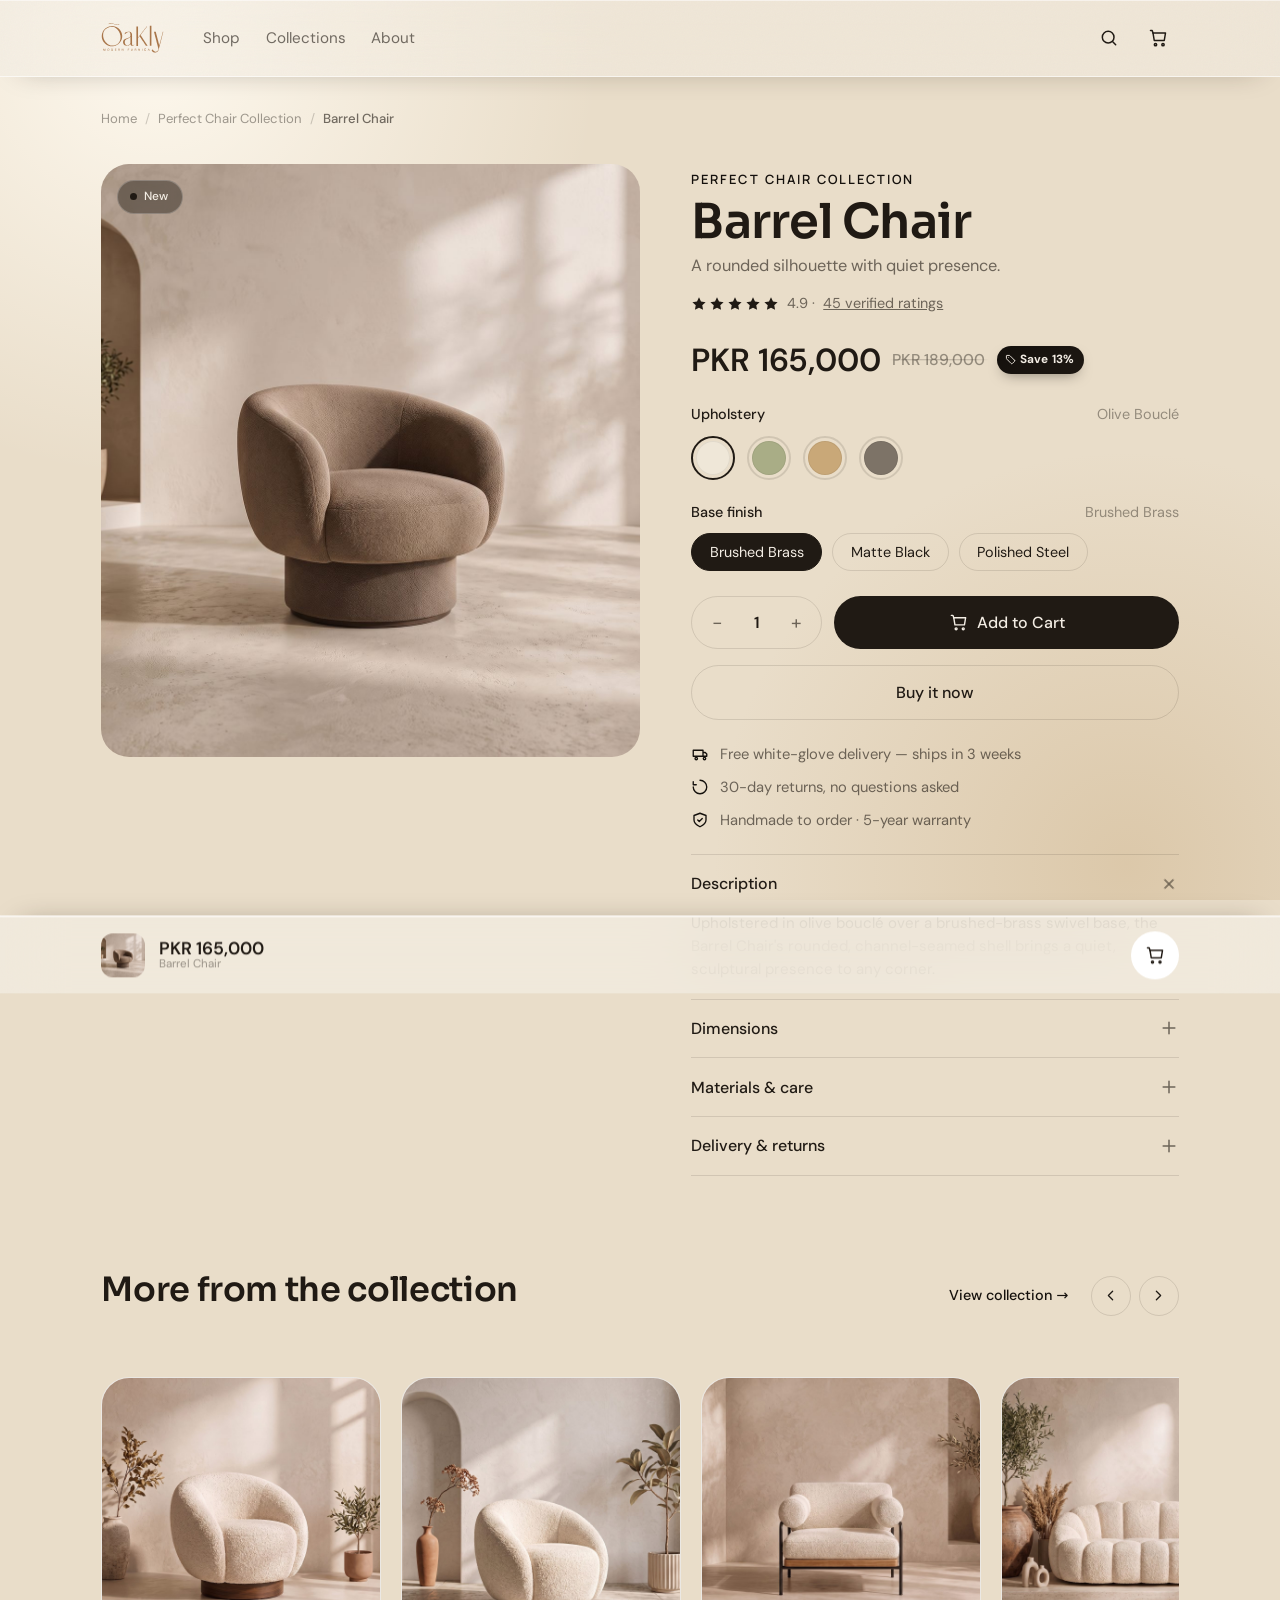
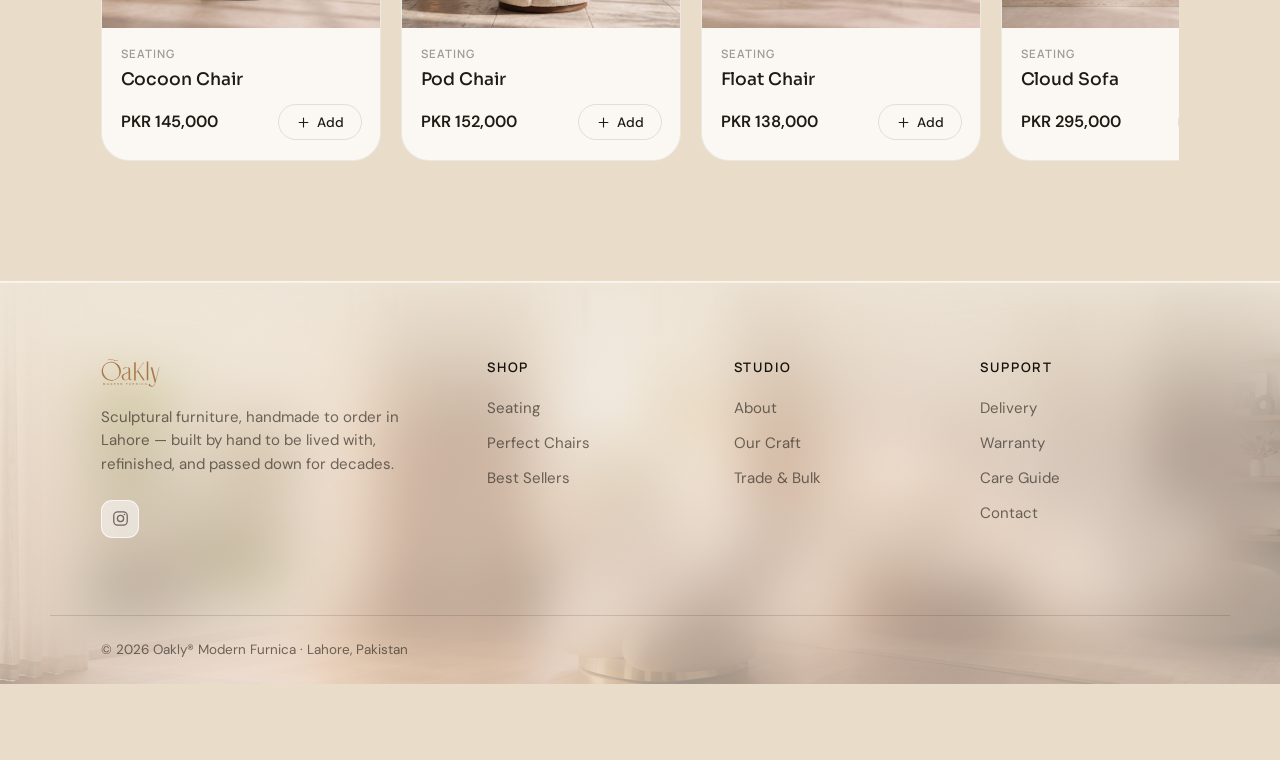
<file: barrel-chair.html>
<!DOCTYPE html>
<html lang="en">
<head>
  <meta charset="UTF-8" />
  <meta name="viewport" content="width=device-width, initial-scale=1.0" />
  <title>Barrel Chair — Oakly® Perfect Chair Collection</title>
  <meta name="description" content="Barrel Chair — A rounded silhouette with quiet presence. Handmade to order by Oakly® Modern Furnica." />
  <link rel="icon" type="image/svg+xml" href="logo.svg" />
  <meta property="og:type" content="website" />
  <meta property="og:title" content="Barrel Chair — Oakly® Perfect Chair Collection" />
  <meta property="og:description" content="Barrel Chair — A rounded silhouette with quiet presence. Handmade to order by Oakly® Modern Furnica." />
  <meta property="og:image" content="assets/chairs/barrel-chair.jpg" />
  <meta name="twitter:card" content="summary_large_image" />
  <meta name="twitter:title" content="Barrel Chair — Oakly® Perfect Chair Collection" />
  <meta name="twitter:description" content="Barrel Chair — A rounded silhouette with quiet presence. Handmade to order by Oakly® Modern Furnica." />
  <meta name="twitter:image" content="assets/chairs/barrel-chair.jpg" />
  <link rel="preload" href="assets/fonts/DMSans-Variable.woff2" as="font" type="font/woff2" crossorigin />
  <link rel="stylesheet" href="fonts.css" />
  <link rel="stylesheet" href="shop.css" />
  <link rel="stylesheet" href="product.css" />
</head>
<body>

  <div class="cursor" aria-hidden="true"><div class="cursor__dot"></div><div class="cursor__ring"></div></div>

  <!-- ===== Header ===== -->
  <header class="site-header">
    <div class="wrap site-header__row">
      <a class="brand" href="index.html" aria-label="Oakly home"><img src="logo.svg" alt="Oakly — Modern Furnica" /></a>
      <nav class="mainnav" aria-label="Primary">
        <a href="store.html">Shop</a>
        <a href="chairs.html">Collections</a>
        <a href="index.html">About</a>
      </nav>
      <div class="header-tools">
        <button class="icon-btn" aria-label="Search"><svg viewBox="0 0 24 24" fill="none" stroke="currentColor" stroke-width="1.8" stroke-linecap="round"><circle cx="11" cy="11" r="7"/><path d="m20 20-3.5-3.5"/></svg></button>
        <button class="icon-btn cart-btn" aria-label="Cart">
          <svg viewBox="0 0 24 24" fill="none" stroke="currentColor" stroke-width="1.8" stroke-linecap="round" stroke-linejoin="round"><path d="M6 6h15l-1.5 9h-12z"/><path d="M6 6 5 3H3"/><circle cx="9" cy="20" r="1.4"/><circle cx="18" cy="20" r="1.4"/></svg>
          <span class="cart-count" aria-hidden="true">0</span>
        </button>
        <button class="icon-btn nav-toggle" aria-label="Menu" aria-expanded="false"><svg viewBox="0 0 24 24" fill="none" stroke="currentColor" stroke-width="1.8" stroke-linecap="round"><path d="M4 7h16M4 12h16M4 17h16"/></svg></button>
      </div>
    </div>
  </header>

  <main class="wrap">
    <nav class="breadcrumb" aria-label="Breadcrumb">
      <a href="index.html">Home</a><span>/</span>
      <a href="chairs.html">Perfect Chair Collection</a><span>/</span>
      <b>Barrel Chair</b>
    </nav>

    <div class="product">

      <!-- ===== Gallery ===== -->
      <div class="gallery">
        <figure class="gallery__main">
          <span class="gallery__badge"><span class="dot"></span>New</span>
          <img data-gallery-main src="assets/chairs/barrel-chair.jpg" alt="Barrel Chair — A rounded silhouette with quiet presence." fetchpriority="high" />
        </figure>
      </div>

      <!-- ===== Info ===== -->
      <div class="info">
        <p class="info__eyebrow">Perfect Chair Collection</p>
        <h1 class="info__title">Barrel Chair</h1>
        <p class="info__sub">A rounded silhouette with quiet presence.</p>

        <div class="rating">
          <span class="stars" aria-hidden="true">
            <svg viewBox="0 0 24 24" fill="currentColor"><path d="m12 2 3 6.3 6.9.9-5 4.8 1.2 6.8L12 17.8 5.9 20.8 7.1 14l-5-4.8 6.9-.9z"/></svg>
            <svg viewBox="0 0 24 24" fill="currentColor"><path d="m12 2 3 6.3 6.9.9-5 4.8 1.2 6.8L12 17.8 5.9 20.8 7.1 14l-5-4.8 6.9-.9z"/></svg>
            <svg viewBox="0 0 24 24" fill="currentColor"><path d="m12 2 3 6.3 6.9.9-5 4.8 1.2 6.8L12 17.8 5.9 20.8 7.1 14l-5-4.8 6.9-.9z"/></svg>
            <svg viewBox="0 0 24 24" fill="currentColor"><path d="m12 2 3 6.3 6.9.9-5 4.8 1.2 6.8L12 17.8 5.9 20.8 7.1 14l-5-4.8 6.9-.9z"/></svg>
            <svg viewBox="0 0 24 24" fill="currentColor"><path d="m12 2 3 6.3 6.9.9-5 4.8 1.2 6.8L12 17.8 5.9 20.8 7.1 14l-5-4.8 6.9-.9z"/></svg>
          </span>
          4.9 · <a href="#details" style="text-decoration:underline">45 verified ratings</a>
        </div>

        <div class="price" data-buy-anchor>
          <span class="price__now">PKR 165,000</span><span class="price__was">PKR 189,000</span><span class="price__off"><svg viewBox="0 0 24 24" fill="none" stroke="currentColor" stroke-width="2" stroke-linecap="round" stroke-linejoin="round" aria-hidden="true"><path d="M20.59 13.41 11 3.83A2 2 0 0 0 9.6 3.2L4 3a1 1 0 0 0-1 1l.2 5.6a2 2 0 0 0 .6 1.4l9.58 9.6a2 2 0 0 0 2.83 0l4.4-4.4a2 2 0 0 0-.02-2.79Z"/><circle cx="7.5" cy="7.5" r="1" fill="currentColor" stroke="none"/></svg>Save 13%</span></div>

        <div class="opt">
          <div class="opt__label"><b>Upholstery</b><span>Olive Bouclé</span></div>
          <div class="swatches" data-select-group>
            <button class="swatch is-active" data-select style="--c:#efe7d8" aria-label="Ivory Bouclé"></button>
            <button class="swatch" data-select style="--c:#a9ad86" aria-label="Olive Bouclé"></button>
            <button class="swatch" data-select style="--c:#c9a878" aria-label="Camel"></button>
            <button class="swatch" data-select style="--c:#7d7367" aria-label="Clay"></button>
          </div>
        </div>

        <div class="opt">
          <div class="opt__label"><b>Base finish</b><span>Brushed Brass</span></div>
          <div class="chips" data-select-group>
            <button class="chip is-active" data-select>Brushed Brass</button>
            <button class="chip" data-select>Matte Black</button>
            <button class="chip" data-select>Polished Steel</button>
          </div>
        </div>

        <div class="buy-row">
          <div class="qty">
            <button data-qty="down" aria-label="Decrease quantity">−</button>
            <input data-qty-input type="number" value="1" min="1" max="99" aria-label="Quantity" />
            <button data-qty="up" aria-label="Increase quantity">+</button>
          </div>
          <button class="btn btn--full" data-add="main" data-name="Barrel Chair" data-price="165000" data-img="assets/chairs/barrel-chair.jpg" data-href="barrel-chair.html"><svg viewBox="0 0 24 24" fill="none" stroke="currentColor" stroke-width="1.8" stroke-linecap="round" stroke-linejoin="round"><path d="M6 6h15l-1.5 9h-12z"/><path d="M6 6 5 3H3"/><circle cx="9" cy="20" r="1.2"/><circle cx="18" cy="20" r="1.2"/></svg><span>Add to Cart</span></button>
        </div>
        <button class="btn btn--ghost btn--full" data-add="buynow" data-name="Barrel Chair" data-price="165000" data-img="assets/chairs/barrel-chair.jpg" data-href="barrel-chair.html"><span>Buy it now</span></button>

        <ul class="reassure-list">
          <li><svg viewBox="0 0 24 24" fill="none" stroke="currentColor" stroke-width="1.8" stroke-linecap="round" stroke-linejoin="round"><path d="M3 7h13v8H3zM16 10h3l2 2v3h-5z"/><circle cx="7" cy="18" r="1.6"/><circle cx="18" cy="18" r="1.6"/></svg> Free white-glove delivery — ships in 3 weeks</li>
          <li><svg viewBox="0 0 24 24" fill="none" stroke="currentColor" stroke-width="1.8" stroke-linecap="round" stroke-linejoin="round"><path d="M3 12a9 9 0 1 0 9-9"/><path d="M3 5v4h4"/></svg> 30-day returns, no questions asked</li>
          <li><svg viewBox="0 0 24 24" fill="none" stroke="currentColor" stroke-width="1.8" stroke-linecap="round" stroke-linejoin="round"><path d="M12 3 4 6v6c0 5 8 9 8 9s8-4 8-9V6z"/><path d="m9 12 2 2 4-4"/></svg> Handmade to order · 5-year warranty</li>
        </ul>

        <!-- ===== Accordion ===== -->
        <div class="accordion" id="details">
          <div class="acc is-open">
            <button class="acc__head">Description <svg viewBox="0 0 24 24" fill="none" stroke="currentColor" stroke-width="1.8" stroke-linecap="round"><path d="M12 5v14M5 12h14"/></svg></button>
            <div class="acc__body"><div class="acc__inner"><p>Upholstered in olive bouclé over a brushed-brass swivel base, the Barrel Chair's rounded, channel-seamed shell brings a quiet, sculptural presence to any corner.</p></div></div>
          </div>
          <div class="acc">
            <button class="acc__head">Dimensions <svg viewBox="0 0 24 24" fill="none" stroke="currentColor" stroke-width="1.8" stroke-linecap="round"><path d="M12 5v14M5 12h14"/></svg></button>
            <div class="acc__body"><div class="acc__inner"><ul>
              <li><span>Width</span><b>84 cm</b></li>
              <li><span>Depth</span><b>80 cm</b></li>
              <li><span>Height</span><b>72 cm</b></li>
              <li><span>Seat height</span><b>40 cm</b></li>
              <li><span>Weight</span><b>22 kg</b></li>
            </ul></div></div>
          </div>
          <div class="acc">
            <button class="acc__head">Materials &amp; care <svg viewBox="0 0 24 24" fill="none" stroke="currentColor" stroke-width="1.8" stroke-linecap="round"><path d="M12 5v14M5 12h14"/></svg></button>
            <div class="acc__body"><div class="acc__inner"><p>Upholstery: Olive Bouclé. Base: Brushed Brass. Spot-clean with a soft, damp cloth; vacuum on low with a brush head. Removable covers available on request.</p></div></div>
          </div>
          <div class="acc">
            <button class="acc__head">Delivery &amp; returns <svg viewBox="0 0 24 24" fill="none" stroke="currentColor" stroke-width="1.8" stroke-linecap="round"><path d="M12 5v14M5 12h14"/></svg></button>
            <div class="acc__body"><div class="acc__inner"><p>Made to order and dispatched within 3 weeks via free white-glove delivery — we place it in your room and take away the packaging. Return within 30 days for a full refund; we collect at no cost.</p></div></div>
          </div>
        </div>
      </div>
    </div>

    <!-- ===== Complete the look ===== -->
    <div class="section-head reveal">
      <h2>More from the collection</h2>
      <div class="section-head__nav"><a href="chairs.html">View collection →</a><div class="rail-arrows"><button class="rail-arrow" data-rail-prev aria-label="Scroll left" disabled><svg viewBox="0 0 24 24" fill="none" stroke="currentColor" stroke-width="1.8" stroke-linecap="round" stroke-linejoin="round"><path d="m15 6-6 6 6 6"/></svg></button><button class="rail-arrow" data-rail-next aria-label="Scroll right"><svg viewBox="0 0 24 24" fill="none" stroke="currentColor" stroke-width="1.8" stroke-linecap="round" stroke-linejoin="round"><path d="m9 6 6 6-6 6"/></svg></button></div></div>
    </div>
    <div class="rail-wrap"><div class="rail reveal">
      <article class="pcard">
        <div class="pcard__media"><a href="cocoon-chair.html"><img src="assets/chairs/cocoon-chair.jpg" alt="Cocoon Chair" loading="lazy" /></a></div>
        <div class="pcard__body"><p class="pcard__cat">Seating</p><h3 class="pcard__name"><a href="cocoon-chair.html">Cocoon Chair</a></h3><div class="pcard__foot"><span class="pcard__price"><b>PKR 145,000</b></span><button class="pcard__add pcard__add--rail" data-add data-name="Cocoon Chair" data-price="145000" data-img="assets/chairs/cocoon-chair.jpg" data-href="cocoon-chair.html"><svg viewBox="0 0 24 24" fill="none" stroke="currentColor" stroke-width="1.8" stroke-linecap="round" stroke-linejoin="round"><path d="M12 5v14M5 12h14"/></svg><span>Add</span></button></div></div>
      </article>

      <article class="pcard">
        <div class="pcard__media"><a href="pod-chair.html"><img src="assets/chairs/pod-chair.jpg" alt="Pod Chair" loading="lazy" /></a></div>
        <div class="pcard__body"><p class="pcard__cat">Seating</p><h3 class="pcard__name"><a href="pod-chair.html">Pod Chair</a></h3><div class="pcard__foot"><span class="pcard__price"><b>PKR 152,000</b></span><button class="pcard__add pcard__add--rail" data-add data-name="Pod Chair" data-price="152000" data-img="assets/chairs/pod-chair.jpg" data-href="pod-chair.html"><svg viewBox="0 0 24 24" fill="none" stroke="currentColor" stroke-width="1.8" stroke-linecap="round" stroke-linejoin="round"><path d="M12 5v14M5 12h14"/></svg><span>Add</span></button></div></div>
      </article>

      <article class="pcard">
        <div class="pcard__media"><a href="float-chair.html"><img src="assets/chairs/float-chair.jpg" alt="Float Chair" loading="lazy" /></a></div>
        <div class="pcard__body"><p class="pcard__cat">Seating</p><h3 class="pcard__name"><a href="float-chair.html">Float Chair</a></h3><div class="pcard__foot"><span class="pcard__price"><b>PKR 138,000</b></span><button class="pcard__add pcard__add--rail" data-add data-name="Float Chair" data-price="138000" data-img="assets/chairs/float-chair.jpg" data-href="float-chair.html"><svg viewBox="0 0 24 24" fill="none" stroke="currentColor" stroke-width="1.8" stroke-linecap="round" stroke-linejoin="round"><path d="M12 5v14M5 12h14"/></svg><span>Add</span></button></div></div>
      </article>

      <article class="pcard">
        <div class="pcard__media"><a href="cloud-sofa.html"><img src="assets/chairs/cloud-sofa.jpg" alt="Cloud Sofa" loading="lazy" /></a></div>
        <div class="pcard__body"><p class="pcard__cat">Seating</p><h3 class="pcard__name"><a href="cloud-sofa.html">Cloud Sofa</a></h3><div class="pcard__foot"><span class="pcard__price"><b>PKR 295,000</b></span><button class="pcard__add pcard__add--rail" data-add data-name="Cloud Sofa" data-price="295000" data-img="assets/chairs/cloud-sofa.jpg" data-href="cloud-sofa.html"><svg viewBox="0 0 24 24" fill="none" stroke="currentColor" stroke-width="1.8" stroke-linecap="round" stroke-linejoin="round"><path d="M12 5v14M5 12h14"/></svg><span>Add</span></button></div></div>
      </article>
    </div></div>
  </main>

  <!-- ===== Footer ===== -->
  <div class="footer-shell footer-shell--cta">
    <span class="footer-shell__img" aria-hidden="true"></span>
    <footer class="site-footer">
      <span class="site-footer__grain" aria-hidden="true"></span>

      <div class="wrap site-footer__grid">
        <div class="site-footer__brand">
          <img src="logo.svg" alt="Oakly" />
          <p>Sculptural furniture, handmade to order in Lahore — built by hand to be lived with, refinished, and passed down for decades.</p>
          <div class="site-footer__social">
            <a href="https://www.instagram.com/oakly_furnica/" target="_blank" rel="noopener" aria-label="Instagram">
              <svg viewBox="0 0 24 24" fill="none" stroke="currentColor" stroke-width="1.8" stroke-linecap="round" stroke-linejoin="round"><rect x="2.5" y="2.5" width="19" height="19" rx="5.5"/><circle cx="12" cy="12" r="4.4"/><circle cx="17.6" cy="6.4" r="1.1" fill="currentColor" stroke="none"/></svg>
            </a>
          </div>
        </div>

        <nav class="site-footer__col" aria-label="Shop">
          <h4>Shop</h4>
          <ul>
            <li><a href="store.html">Seating</a></li>
            <li><a href="chairs.html">Perfect Chairs</a></li>
            <li><a href="store.html">Best Sellers</a></li>
          </ul>
        </nav>

        <nav class="site-footer__col" aria-label="Studio">
          <h4>Studio</h4>
          <ul>
            <li><a href="index.html#about">About</a></li>
            <li><a href="index.html">Our Craft</a></li>
            <li><a href="https://wa.me/923005926262?text=Hi%20Oakly!%20I'm%20enquiring%20about%20a%20trade%2Fbulk%20order." target="_blank" rel="noopener">Trade &amp; Bulk</a></li>
          </ul>
        </nav>

        <nav class="site-footer__col" aria-label="Support">
          <h4>Support</h4>
          <ul>
            <li><a href="index.html#faq">Delivery</a></li>
            <li><a href="index.html#faq">Warranty</a></li>
            <li><a href="index.html">Care Guide</a></li>
            <li><a href="https://wa.me/923005926262" target="_blank" rel="noopener">Contact</a></li>
          </ul>
        </nav>
      </div>

      <div class="wrap site-footer__bar">
        <span>© 2026 Oakly® Modern Furnica · Lahore, Pakistan</span>
      </div>
    </footer>
  </div>

  <!-- ===== Sticky mobile buy bar ===== -->
  <div class="sticky-buy">
    <div class="sticky-buy__capsule"><div class="sticky-buy__thumb"><img src="assets/chairs/barrel-chair.jpg" alt="Barrel Chair" loading="lazy" /></div><div class="sticky-buy__price"><b>PKR 165,000</b><small>Barrel Chair</small></div>
    <button class="btn" data-add="main" data-name="Barrel Chair" data-price="165000" data-img="assets/chairs/barrel-chair.jpg" data-href="barrel-chair.html"><svg viewBox="0 0 24 24" fill="none" stroke="currentColor" stroke-width="1.8" stroke-linecap="round" stroke-linejoin="round" aria-hidden="true"><path d="M6 6h15l-1.5 9h-12z"/><path d="M6 6 5 3H3"/><circle cx="9" cy="20" r="1.2"/><circle cx="18" cy="20" r="1.2"/></svg><span>Add to Cart</span></button></div>
  </div>

  <script src="assets/vendor/lenis.min.js"></script>
  <script src="shop.js"></script>
</body>
</html>
</file>
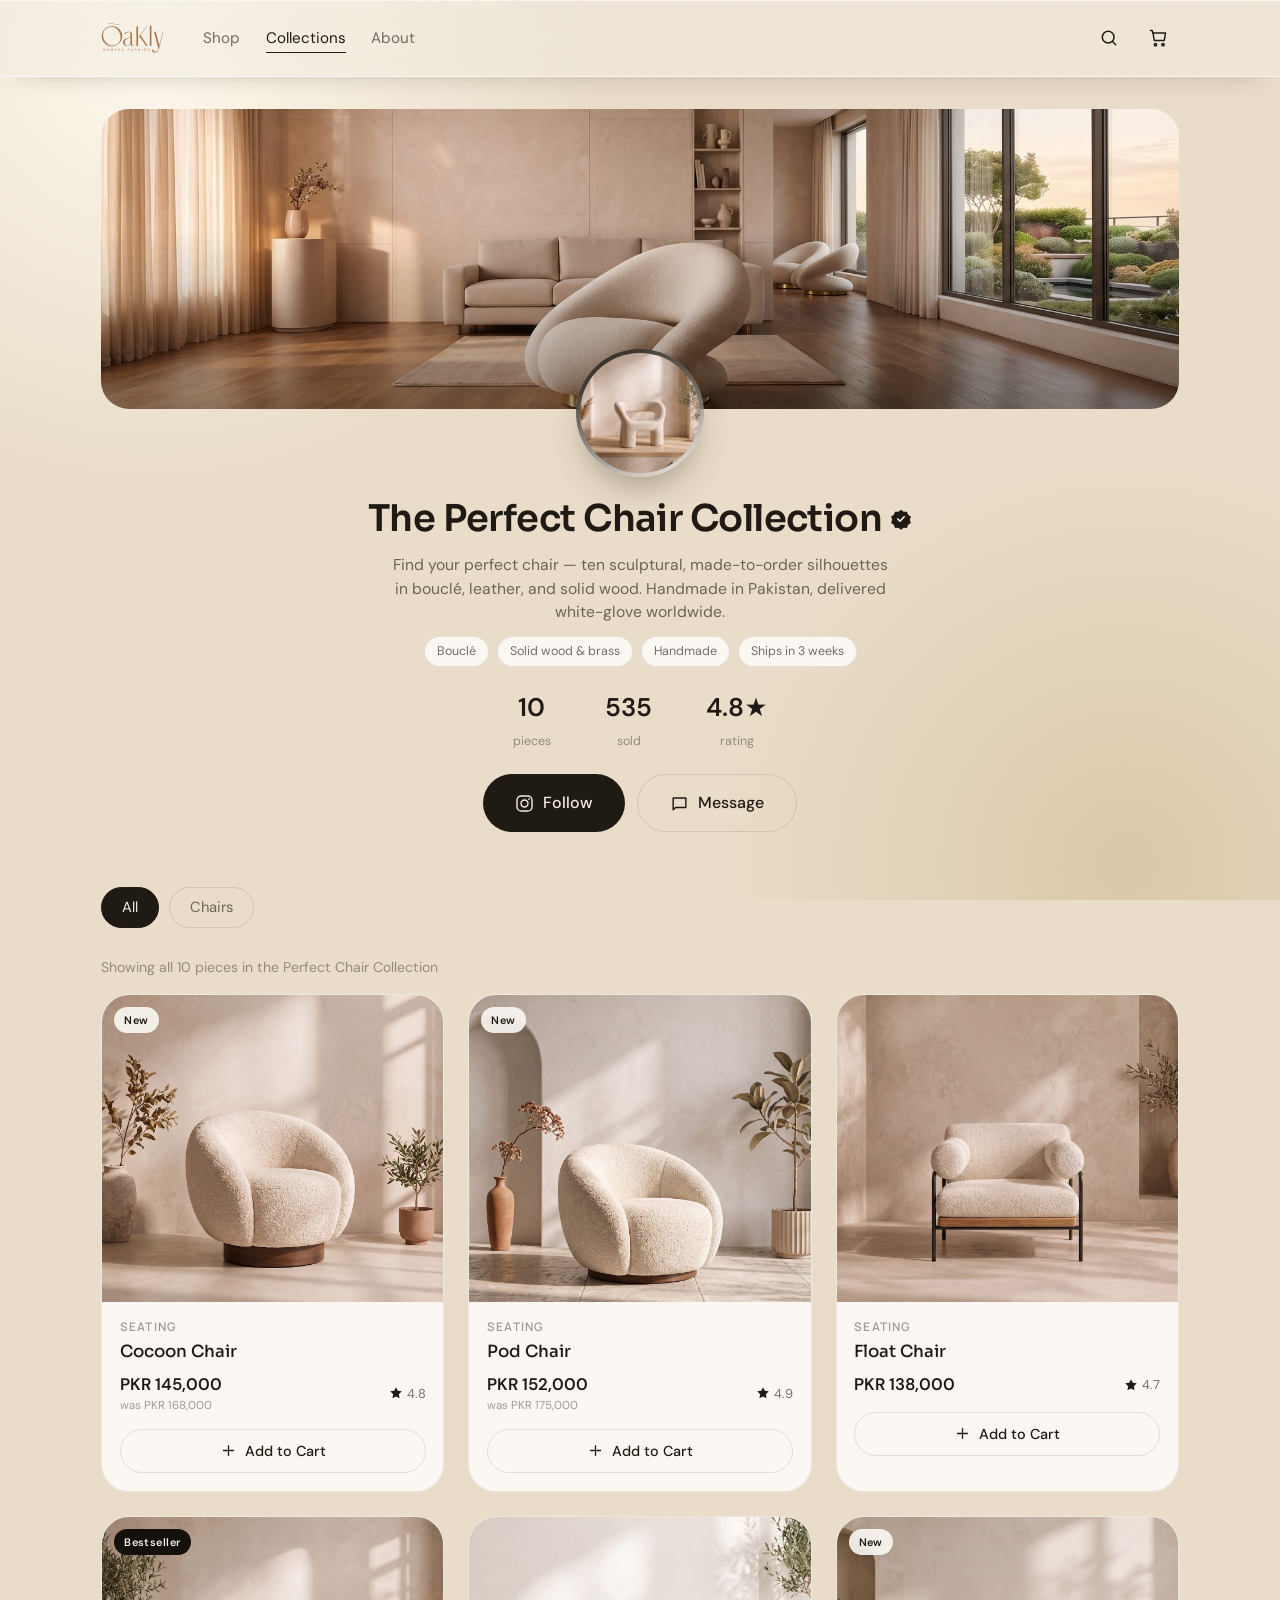
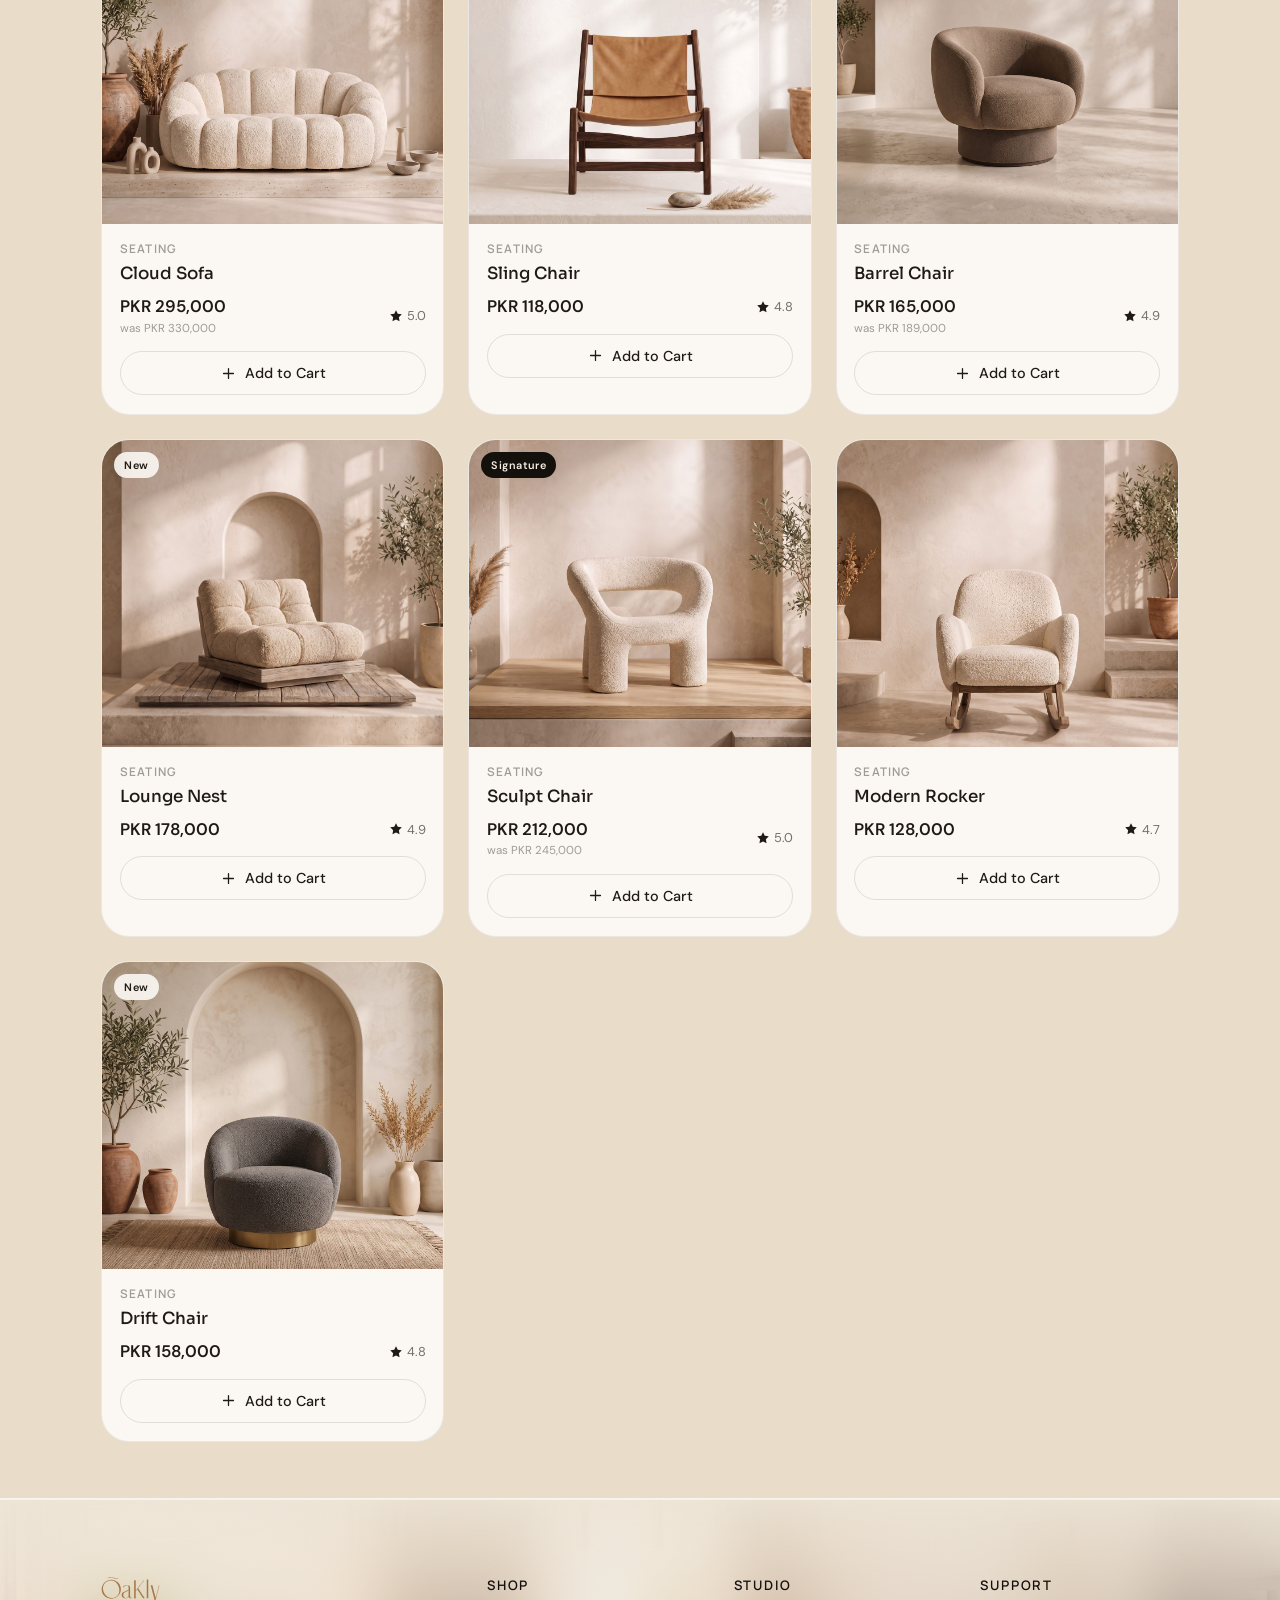
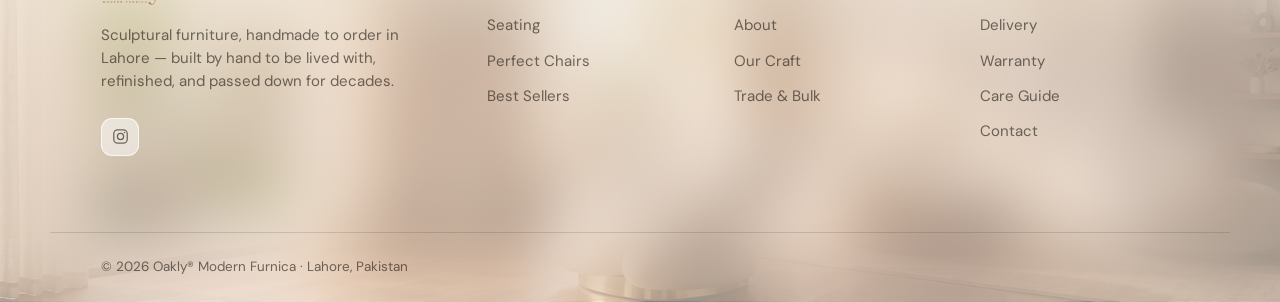
<file: chairs.html>
<!DOCTYPE html>
<html lang="en">
<head>
  <meta charset="UTF-8" />
  <meta name="viewport" content="width=device-width, initial-scale=1.0" />
  <title>The Perfect Chair Collection — Oakly® Store</title>
  <meta name="description" content="The Perfect Chair Collection by Oakly® — ten sculptural, made-to-order chairs and sofas, handmade in Pakistan." />
  <link rel="icon" type="image/svg+xml" href="logo.svg" />
  <meta property="og:type" content="website" />
  <meta property="og:title" content="The Perfect Chair Collection — Oakly® Store" />
  <meta property="og:description" content="The Perfect Chair Collection by Oakly® — ten sculptural, made-to-order chairs and sofas, handmade in Pakistan." />
  <meta property="og:image" content="assets/chairs/collection-cover.jpg" />
  <meta name="twitter:card" content="summary_large_image" />
  <meta name="twitter:title" content="The Perfect Chair Collection — Oakly® Store" />
  <meta name="twitter:description" content="The Perfect Chair Collection by Oakly® — ten sculptural, made-to-order chairs and sofas, handmade in Pakistan." />
  <meta name="twitter:image" content="assets/chairs/collection-cover.jpg" />
  <link rel="preload" href="assets/fonts/DMSans-Variable.woff2" as="font" type="font/woff2" crossorigin />
  <link rel="stylesheet" href="fonts.css" />
  <link rel="stylesheet" href="shop.css" />
  <link rel="stylesheet" href="store.css" />
</head>
<body>

  <div class="cursor" aria-hidden="true"><div class="cursor__dot"></div><div class="cursor__ring"></div></div>

  <!-- ===== Header ===== -->
  <header class="site-header">
    <div class="wrap site-header__row">
      <a class="brand" href="index.html" aria-label="Oakly home"><img src="logo.svg" alt="Oakly — Modern Furnica" /></a>
      <nav class="mainnav" aria-label="Primary">
        <a href="store.html">Shop</a>
        <a href="chairs.html" aria-current="page">Collections</a>
        <a href="index.html">About</a>
      </nav>
      <div class="header-tools">
        <button class="icon-btn" aria-label="Search"><svg viewBox="0 0 24 24" fill="none" stroke="currentColor" stroke-width="1.8" stroke-linecap="round"><circle cx="11" cy="11" r="7"/><path d="m20 20-3.5-3.5"/></svg></button>
        <button class="icon-btn cart-btn" aria-label="Cart">
          <svg viewBox="0 0 24 24" fill="none" stroke="currentColor" stroke-width="1.8" stroke-linecap="round" stroke-linejoin="round"><path d="M6 6h15l-1.5 9h-12z"/><path d="M6 6 5 3H3"/><circle cx="9" cy="20" r="1.4"/><circle cx="18" cy="20" r="1.4"/></svg>
          <span class="cart-count" aria-hidden="true">0</span>
        </button>
        <button class="icon-btn nav-toggle" aria-label="Menu" aria-expanded="false"><svg viewBox="0 0 24 24" fill="none" stroke="currentColor" stroke-width="1.8" stroke-linecap="round"><path d="M4 7h16M4 12h16M4 17h16"/></svg></button>
      </div>
    </div>
  </header>

  <main class="wrap">

    <!-- ===== Collection profile ===== -->
    <section class="store-hero">
      <div class="cover"><img src="assets/chairs/collection-cover.jpg" alt="The Perfect Chair Collection styled in a sunlit room" /></div>

      <div class="profile">
        <div class="profile__avatar"><img src="assets/chairs/sculpt-chair.jpg" alt="The Perfect Chair Collection" /></div>
        <h1 class="profile__name">The Perfect Chair Collection
          <svg class="check" viewBox="0 0 24 24" role="img" aria-label="Verified"><path d="M12 2 14.9 4.2 18.5 4 19.8 7.4 22.8 9.4 21.6 12.9 22.8 16.4 19.8 18.4 18.5 21.8 14.9 21.6 12 23.8 9.1 21.6 5.5 21.8 4.2 18.4 1.2 16.4 2.4 12.9 1.2 9.4 4.2 7.4 5.5 4 9.1 4.2Z" fill="currentColor"/><path d="m8.5 12 2.4 2.4 4.6-4.8" fill="none" stroke="#f3ede4" stroke-width="1.8" stroke-linecap="round" stroke-linejoin="round"/></svg>
        </h1>
        <p class="profile__bio">Find your perfect chair — ten sculptural, made-to-order silhouettes in bouclé, leather, and solid wood. Handmade in Pakistan, delivered white-glove worldwide.</p>
        <div class="profile__tags"><span>Bouclé</span><span>Solid wood &amp; brass</span><span>Handmade</span><span>Ships in 3 weeks</span></div>

        <div class="stats">
          <div class="s"><b>10</b><span>pieces</span></div>
          <div class="s"><b>535</b><span>sold</span></div>
          <div class="s"><b>4.8★</b><span>rating</span></div>
        </div>

        <div class="profile__actions">
          <a class="btn" href="https://www.instagram.com/oakly_furnica/" target="_blank" rel="noopener"><svg viewBox="0 0 24 24" fill="none" stroke="currentColor" stroke-width="1.8" stroke-linecap="round" stroke-linejoin="round"><rect x="2.5" y="2.5" width="19" height="19" rx="5.5"/><circle cx="12" cy="12" r="4.4"/><circle cx="17.6" cy="6.4" r="1.1" fill="currentColor" stroke="none"/></svg><span>Follow</span></a>
          <a class="btn btn--ghost" href="https://wa.me/923005926262?text=Hi%20Oakly!%20I%20have%20a%20question%20about%20the%20Perfect%20Chair%20Collection." target="_blank" rel="noopener"><svg viewBox="0 0 24 24" fill="none" stroke="currentColor" stroke-width="1.8" stroke-linecap="round" stroke-linejoin="round"><path d="M4 5h16v12H7l-3 3z"/></svg><span>Message</span></a>
        </div>
      </div>
    </section>

    <!-- ===== Filters ===== -->
    <div class="filters" data-select-group>
      <button class="filter is-active" data-select data-filter="all">All</button>
      <button class="filter" data-select data-filter="seating">Chairs</button>
    </div>

    <p class="result-count">Showing all 10 pieces in the Perfect Chair Collection</p>

    <!-- ===== Grid ===== -->
    <div class="grid">

      <article class="pcard reveal" data-cat="seating">
        <div class="pcard__media">
          <a href="cocoon-chair.html"><img src="assets/chairs/cocoon-chair.jpg" alt="Cocoon Chair" loading="lazy" /></a>
          <span class="pcard__tag ">New</span>
          <button class="pcard__fav" data-fav aria-label="Save"><svg viewBox="0 0 24 24" fill="none" stroke="currentColor" stroke-width="1.7" stroke-linecap="round" stroke-linejoin="round"><path d="M12 21s-7-4.6-9.3-9A5 5 0 0 1 12 6a5 5 0 0 1 9.3 6C19 16.4 12 21 12 21Z"/></svg></button>
        </div>
        <div class="pcard__body">
          <p class="pcard__cat">Seating</p>
          <h3 class="pcard__name"><a href="cocoon-chair.html">Cocoon Chair</a></h3>
          <div class="pcard__foot"><span class="pcard__price"><b>PKR 145,000</b><small>was PKR 168,000</small></span><span class="pcard__rate"><svg viewBox="0 0 24 24" fill="currentColor"><path d="m12 2 3 6.3 6.9.9-5 4.8 1.2 6.8L12 17.8 5.9 20.8 7.1 14l-5-4.8 6.9-.9z"/></svg>4.8</span></div>
          <button class="pcard__add" data-add data-name="Cocoon Chair" data-price="145000" data-img="assets/chairs/cocoon-chair.jpg" data-href="cocoon-chair.html"><svg viewBox="0 0 24 24" fill="none" stroke="currentColor" stroke-width="1.8" stroke-linecap="round" stroke-linejoin="round"><path d="M12 5v14M5 12h14"/></svg>Add to Cart</button>
        </div>
      </article>

      <article class="pcard reveal" data-cat="seating">
        <div class="pcard__media">
          <a href="pod-chair.html"><img src="assets/chairs/pod-chair.jpg" alt="Pod Chair" loading="lazy" /></a>
          <span class="pcard__tag ">New</span>
          <button class="pcard__fav" data-fav aria-label="Save"><svg viewBox="0 0 24 24" fill="none" stroke="currentColor" stroke-width="1.7" stroke-linecap="round" stroke-linejoin="round"><path d="M12 21s-7-4.6-9.3-9A5 5 0 0 1 12 6a5 5 0 0 1 9.3 6C19 16.4 12 21 12 21Z"/></svg></button>
        </div>
        <div class="pcard__body">
          <p class="pcard__cat">Seating</p>
          <h3 class="pcard__name"><a href="pod-chair.html">Pod Chair</a></h3>
          <div class="pcard__foot"><span class="pcard__price"><b>PKR 152,000</b><small>was PKR 175,000</small></span><span class="pcard__rate"><svg viewBox="0 0 24 24" fill="currentColor"><path d="m12 2 3 6.3 6.9.9-5 4.8 1.2 6.8L12 17.8 5.9 20.8 7.1 14l-5-4.8 6.9-.9z"/></svg>4.9</span></div>
          <button class="pcard__add" data-add data-name="Pod Chair" data-price="152000" data-img="assets/chairs/pod-chair.jpg" data-href="pod-chair.html"><svg viewBox="0 0 24 24" fill="none" stroke="currentColor" stroke-width="1.8" stroke-linecap="round" stroke-linejoin="round"><path d="M12 5v14M5 12h14"/></svg>Add to Cart</button>
        </div>
      </article>

      <article class="pcard reveal" data-cat="seating">
        <div class="pcard__media">
          <a href="float-chair.html"><img src="assets/chairs/float-chair.jpg" alt="Float Chair" loading="lazy" /></a>
          <button class="pcard__fav" data-fav aria-label="Save"><svg viewBox="0 0 24 24" fill="none" stroke="currentColor" stroke-width="1.7" stroke-linecap="round" stroke-linejoin="round"><path d="M12 21s-7-4.6-9.3-9A5 5 0 0 1 12 6a5 5 0 0 1 9.3 6C19 16.4 12 21 12 21Z"/></svg></button>
        </div>
        <div class="pcard__body">
          <p class="pcard__cat">Seating</p>
          <h3 class="pcard__name"><a href="float-chair.html">Float Chair</a></h3>
          <div class="pcard__foot"><span class="pcard__price"><b>PKR 138,000</b></span><span class="pcard__rate"><svg viewBox="0 0 24 24" fill="currentColor"><path d="m12 2 3 6.3 6.9.9-5 4.8 1.2 6.8L12 17.8 5.9 20.8 7.1 14l-5-4.8 6.9-.9z"/></svg>4.7</span></div>
          <button class="pcard__add" data-add data-name="Float Chair" data-price="138000" data-img="assets/chairs/float-chair.jpg" data-href="float-chair.html"><svg viewBox="0 0 24 24" fill="none" stroke="currentColor" stroke-width="1.8" stroke-linecap="round" stroke-linejoin="round"><path d="M12 5v14M5 12h14"/></svg>Add to Cart</button>
        </div>
      </article>

      <article class="pcard reveal" data-cat="seating">
        <div class="pcard__media">
          <a href="cloud-sofa.html"><img src="assets/chairs/cloud-sofa.jpg" alt="Cloud Sofa" loading="lazy" /></a>
          <span class="pcard__tag pcard__tag--oak">Bestseller</span>
          <button class="pcard__fav" data-fav aria-label="Save"><svg viewBox="0 0 24 24" fill="none" stroke="currentColor" stroke-width="1.7" stroke-linecap="round" stroke-linejoin="round"><path d="M12 21s-7-4.6-9.3-9A5 5 0 0 1 12 6a5 5 0 0 1 9.3 6C19 16.4 12 21 12 21Z"/></svg></button>
        </div>
        <div class="pcard__body">
          <p class="pcard__cat">Seating</p>
          <h3 class="pcard__name"><a href="cloud-sofa.html">Cloud Sofa</a></h3>
          <div class="pcard__foot"><span class="pcard__price"><b>PKR 295,000</b><small>was PKR 330,000</small></span><span class="pcard__rate"><svg viewBox="0 0 24 24" fill="currentColor"><path d="m12 2 3 6.3 6.9.9-5 4.8 1.2 6.8L12 17.8 5.9 20.8 7.1 14l-5-4.8 6.9-.9z"/></svg>5.0</span></div>
          <button class="pcard__add" data-add data-name="Cloud Sofa" data-price="295000" data-img="assets/chairs/cloud-sofa.jpg" data-href="cloud-sofa.html"><svg viewBox="0 0 24 24" fill="none" stroke="currentColor" stroke-width="1.8" stroke-linecap="round" stroke-linejoin="round"><path d="M12 5v14M5 12h14"/></svg>Add to Cart</button>
        </div>
      </article>

      <article class="pcard reveal" data-cat="seating">
        <div class="pcard__media">
          <a href="sling-chair.html"><img src="assets/chairs/sling-chair.jpg" alt="Sling Chair" loading="lazy" /></a>
          <button class="pcard__fav" data-fav aria-label="Save"><svg viewBox="0 0 24 24" fill="none" stroke="currentColor" stroke-width="1.7" stroke-linecap="round" stroke-linejoin="round"><path d="M12 21s-7-4.6-9.3-9A5 5 0 0 1 12 6a5 5 0 0 1 9.3 6C19 16.4 12 21 12 21Z"/></svg></button>
        </div>
        <div class="pcard__body">
          <p class="pcard__cat">Seating</p>
          <h3 class="pcard__name"><a href="sling-chair.html">Sling Chair</a></h3>
          <div class="pcard__foot"><span class="pcard__price"><b>PKR 118,000</b></span><span class="pcard__rate"><svg viewBox="0 0 24 24" fill="currentColor"><path d="m12 2 3 6.3 6.9.9-5 4.8 1.2 6.8L12 17.8 5.9 20.8 7.1 14l-5-4.8 6.9-.9z"/></svg>4.8</span></div>
          <button class="pcard__add" data-add data-name="Sling Chair" data-price="118000" data-img="assets/chairs/sling-chair.jpg" data-href="sling-chair.html"><svg viewBox="0 0 24 24" fill="none" stroke="currentColor" stroke-width="1.8" stroke-linecap="round" stroke-linejoin="round"><path d="M12 5v14M5 12h14"/></svg>Add to Cart</button>
        </div>
      </article>

      <article class="pcard reveal" data-cat="seating">
        <div class="pcard__media">
          <a href="barrel-chair.html"><img src="assets/chairs/barrel-chair.jpg" alt="Barrel Chair" loading="lazy" /></a>
          <span class="pcard__tag ">New</span>
          <button class="pcard__fav" data-fav aria-label="Save"><svg viewBox="0 0 24 24" fill="none" stroke="currentColor" stroke-width="1.7" stroke-linecap="round" stroke-linejoin="round"><path d="M12 21s-7-4.6-9.3-9A5 5 0 0 1 12 6a5 5 0 0 1 9.3 6C19 16.4 12 21 12 21Z"/></svg></button>
        </div>
        <div class="pcard__body">
          <p class="pcard__cat">Seating</p>
          <h3 class="pcard__name"><a href="barrel-chair.html">Barrel Chair</a></h3>
          <div class="pcard__foot"><span class="pcard__price"><b>PKR 165,000</b><small>was PKR 189,000</small></span><span class="pcard__rate"><svg viewBox="0 0 24 24" fill="currentColor"><path d="m12 2 3 6.3 6.9.9-5 4.8 1.2 6.8L12 17.8 5.9 20.8 7.1 14l-5-4.8 6.9-.9z"/></svg>4.9</span></div>
          <button class="pcard__add" data-add data-name="Barrel Chair" data-price="165000" data-img="assets/chairs/barrel-chair.jpg" data-href="barrel-chair.html"><svg viewBox="0 0 24 24" fill="none" stroke="currentColor" stroke-width="1.8" stroke-linecap="round" stroke-linejoin="round"><path d="M12 5v14M5 12h14"/></svg>Add to Cart</button>
        </div>
      </article>

      <article class="pcard reveal" data-cat="seating">
        <div class="pcard__media">
          <a href="lounge-nest.html"><img src="assets/chairs/lounge-nest.jpg" alt="Lounge Nest" loading="lazy" /></a>
          <span class="pcard__tag ">New</span>
          <button class="pcard__fav" data-fav aria-label="Save"><svg viewBox="0 0 24 24" fill="none" stroke="currentColor" stroke-width="1.7" stroke-linecap="round" stroke-linejoin="round"><path d="M12 21s-7-4.6-9.3-9A5 5 0 0 1 12 6a5 5 0 0 1 9.3 6C19 16.4 12 21 12 21Z"/></svg></button>
        </div>
        <div class="pcard__body">
          <p class="pcard__cat">Seating</p>
          <h3 class="pcard__name"><a href="lounge-nest.html">Lounge Nest</a></h3>
          <div class="pcard__foot"><span class="pcard__price"><b>PKR 178,000</b></span><span class="pcard__rate"><svg viewBox="0 0 24 24" fill="currentColor"><path d="m12 2 3 6.3 6.9.9-5 4.8 1.2 6.8L12 17.8 5.9 20.8 7.1 14l-5-4.8 6.9-.9z"/></svg>4.9</span></div>
          <button class="pcard__add" data-add data-name="Lounge Nest" data-price="178000" data-img="assets/chairs/lounge-nest.jpg" data-href="lounge-nest.html"><svg viewBox="0 0 24 24" fill="none" stroke="currentColor" stroke-width="1.8" stroke-linecap="round" stroke-linejoin="round"><path d="M12 5v14M5 12h14"/></svg>Add to Cart</button>
        </div>
      </article>

      <article class="pcard reveal" data-cat="seating">
        <div class="pcard__media">
          <a href="sculpt-chair.html"><img src="assets/chairs/sculpt-chair.jpg" alt="Sculpt Chair" loading="lazy" /></a>
          <span class="pcard__tag pcard__tag--oak">Signature</span>
          <button class="pcard__fav" data-fav aria-label="Save"><svg viewBox="0 0 24 24" fill="none" stroke="currentColor" stroke-width="1.7" stroke-linecap="round" stroke-linejoin="round"><path d="M12 21s-7-4.6-9.3-9A5 5 0 0 1 12 6a5 5 0 0 1 9.3 6C19 16.4 12 21 12 21Z"/></svg></button>
        </div>
        <div class="pcard__body">
          <p class="pcard__cat">Seating</p>
          <h3 class="pcard__name"><a href="sculpt-chair.html">Sculpt Chair</a></h3>
          <div class="pcard__foot"><span class="pcard__price"><b>PKR 212,000</b><small>was PKR 245,000</small></span><span class="pcard__rate"><svg viewBox="0 0 24 24" fill="currentColor"><path d="m12 2 3 6.3 6.9.9-5 4.8 1.2 6.8L12 17.8 5.9 20.8 7.1 14l-5-4.8 6.9-.9z"/></svg>5.0</span></div>
          <button class="pcard__add" data-add data-name="Sculpt Chair" data-price="212000" data-img="assets/chairs/sculpt-chair.jpg" data-href="sculpt-chair.html"><svg viewBox="0 0 24 24" fill="none" stroke="currentColor" stroke-width="1.8" stroke-linecap="round" stroke-linejoin="round"><path d="M12 5v14M5 12h14"/></svg>Add to Cart</button>
        </div>
      </article>

      <article class="pcard reveal" data-cat="seating">
        <div class="pcard__media">
          <a href="modern-rocker.html"><img src="assets/chairs/modern-rocker.jpg" alt="Modern Rocker" loading="lazy" /></a>
          <button class="pcard__fav" data-fav aria-label="Save"><svg viewBox="0 0 24 24" fill="none" stroke="currentColor" stroke-width="1.7" stroke-linecap="round" stroke-linejoin="round"><path d="M12 21s-7-4.6-9.3-9A5 5 0 0 1 12 6a5 5 0 0 1 9.3 6C19 16.4 12 21 12 21Z"/></svg></button>
        </div>
        <div class="pcard__body">
          <p class="pcard__cat">Seating</p>
          <h3 class="pcard__name"><a href="modern-rocker.html">Modern Rocker</a></h3>
          <div class="pcard__foot"><span class="pcard__price"><b>PKR 128,000</b></span><span class="pcard__rate"><svg viewBox="0 0 24 24" fill="currentColor"><path d="m12 2 3 6.3 6.9.9-5 4.8 1.2 6.8L12 17.8 5.9 20.8 7.1 14l-5-4.8 6.9-.9z"/></svg>4.7</span></div>
          <button class="pcard__add" data-add data-name="Modern Rocker" data-price="128000" data-img="assets/chairs/modern-rocker.jpg" data-href="modern-rocker.html"><svg viewBox="0 0 24 24" fill="none" stroke="currentColor" stroke-width="1.8" stroke-linecap="round" stroke-linejoin="round"><path d="M12 5v14M5 12h14"/></svg>Add to Cart</button>
        </div>
      </article>

      <article class="pcard reveal" data-cat="seating">
        <div class="pcard__media">
          <a href="drift-chair.html"><img src="assets/chairs/drift-chair.jpg" alt="Drift Chair" loading="lazy" /></a>
          <span class="pcard__tag ">New</span>
          <button class="pcard__fav" data-fav aria-label="Save"><svg viewBox="0 0 24 24" fill="none" stroke="currentColor" stroke-width="1.7" stroke-linecap="round" stroke-linejoin="round"><path d="M12 21s-7-4.6-9.3-9A5 5 0 0 1 12 6a5 5 0 0 1 9.3 6C19 16.4 12 21 12 21Z"/></svg></button>
        </div>
        <div class="pcard__body">
          <p class="pcard__cat">Seating</p>
          <h3 class="pcard__name"><a href="drift-chair.html">Drift Chair</a></h3>
          <div class="pcard__foot"><span class="pcard__price"><b>PKR 158,000</b></span><span class="pcard__rate"><svg viewBox="0 0 24 24" fill="currentColor"><path d="m12 2 3 6.3 6.9.9-5 4.8 1.2 6.8L12 17.8 5.9 20.8 7.1 14l-5-4.8 6.9-.9z"/></svg>4.8</span></div>
          <button class="pcard__add" data-add data-name="Drift Chair" data-price="158000" data-img="assets/chairs/drift-chair.jpg" data-href="drift-chair.html"><svg viewBox="0 0 24 24" fill="none" stroke="currentColor" stroke-width="1.8" stroke-linecap="round" stroke-linejoin="round"><path d="M12 5v14M5 12h14"/></svg>Add to Cart</button>
        </div>
      </article>

    </div>
  </main>

  <!-- ===== Footer ===== -->
  <div class="footer-shell footer-shell--cta">
    <span class="footer-shell__img" aria-hidden="true"></span>
    <footer class="site-footer">
      <span class="site-footer__grain" aria-hidden="true"></span>

      <div class="wrap site-footer__grid">
        <div class="site-footer__brand">
          <img src="logo.svg" alt="Oakly" />
          <p>Sculptural furniture, handmade to order in Lahore — built by hand to be lived with, refinished, and passed down for decades.</p>
          <div class="site-footer__social">
            <a href="https://www.instagram.com/oakly_furnica/" target="_blank" rel="noopener" aria-label="Instagram">
              <svg viewBox="0 0 24 24" fill="none" stroke="currentColor" stroke-width="1.8" stroke-linecap="round" stroke-linejoin="round"><rect x="2.5" y="2.5" width="19" height="19" rx="5.5"/><circle cx="12" cy="12" r="4.4"/><circle cx="17.6" cy="6.4" r="1.1" fill="currentColor" stroke="none"/></svg>
            </a>
          </div>
        </div>

        <nav class="site-footer__col" aria-label="Shop">
          <h4>Shop</h4>
          <ul>
            <li><a href="store.html">Seating</a></li>
            <li><a href="chairs.html">Perfect Chairs</a></li>
            <li><a href="store.html">Best Sellers</a></li>
          </ul>
        </nav>

        <nav class="site-footer__col" aria-label="Studio">
          <h4>Studio</h4>
          <ul>
            <li><a href="index.html#about">About</a></li>
            <li><a href="index.html">Our Craft</a></li>
            <li><a href="https://wa.me/923005926262?text=Hi%20Oakly!%20I'm%20enquiring%20about%20a%20trade%2Fbulk%20order." target="_blank" rel="noopener">Trade &amp; Bulk</a></li>
          </ul>
        </nav>

        <nav class="site-footer__col" aria-label="Support">
          <h4>Support</h4>
          <ul>
            <li><a href="index.html#faq">Delivery</a></li>
            <li><a href="index.html#faq">Warranty</a></li>
            <li><a href="index.html">Care Guide</a></li>
            <li><a href="https://wa.me/923005926262" target="_blank" rel="noopener">Contact</a></li>
          </ul>
        </nav>
      </div>

      <div class="wrap site-footer__bar">
        <span>© 2026 Oakly® Modern Furnica · Lahore, Pakistan</span>
      </div>
    </footer>
  </div>

  <script src="assets/vendor/lenis.min.js"></script>
  <script src="shop.js"></script>
</body>
</html>
</file>
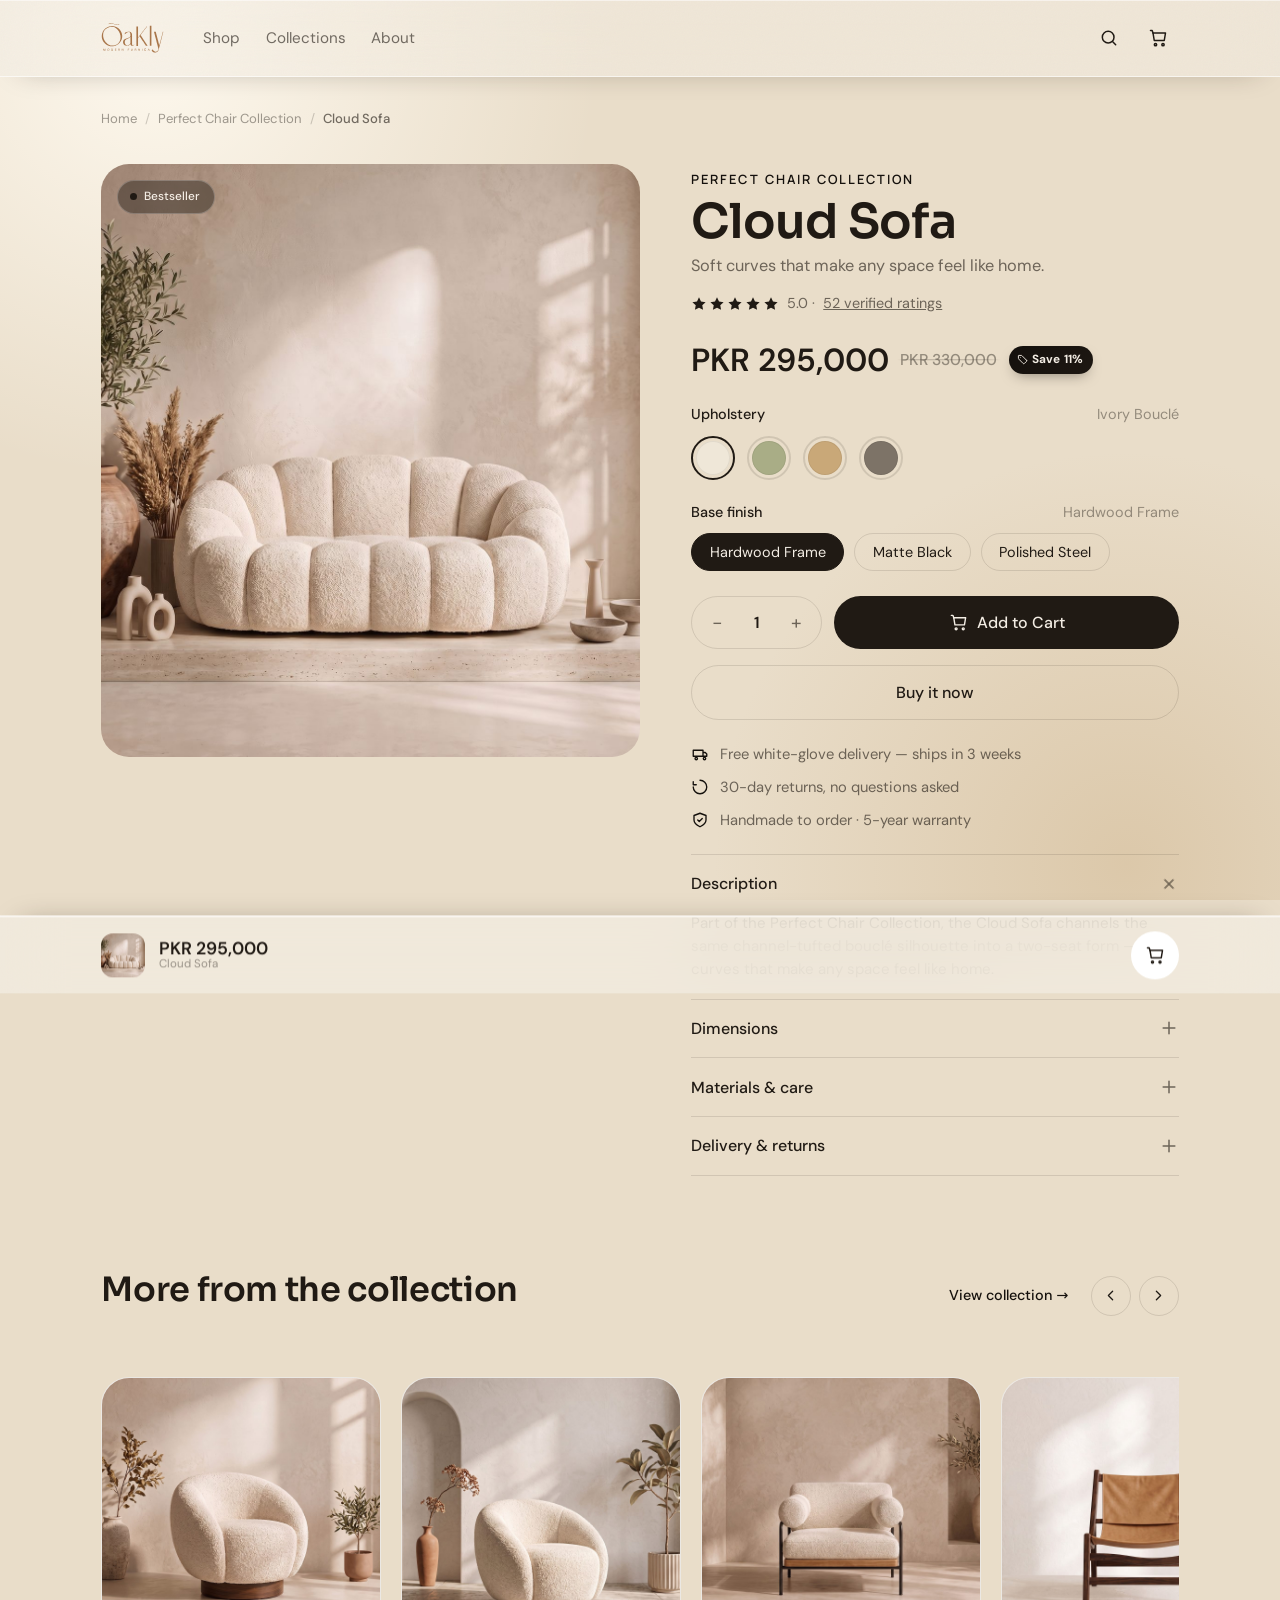
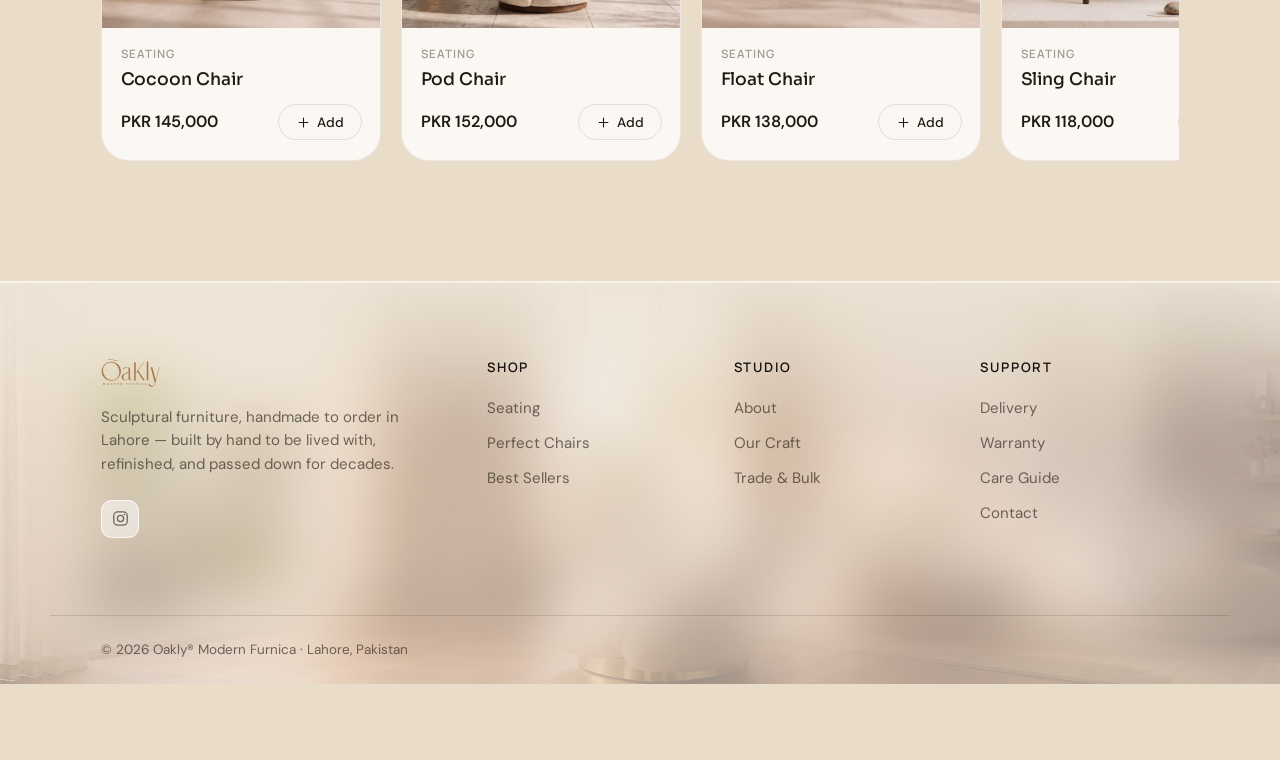
<file: cloud-sofa.html>
<!DOCTYPE html>
<html lang="en">
<head>
  <meta charset="UTF-8" />
  <meta name="viewport" content="width=device-width, initial-scale=1.0" />
  <title>Cloud Sofa — Oakly® Perfect Chair Collection</title>
  <meta name="description" content="Cloud Sofa — Soft curves that make any space feel like home. Handmade to order by Oakly® Modern Furnica." />
  <link rel="icon" type="image/svg+xml" href="logo.svg" />
  <meta property="og:type" content="website" />
  <meta property="og:title" content="Cloud Sofa — Oakly® Perfect Chair Collection" />
  <meta property="og:description" content="Cloud Sofa — Soft curves that make any space feel like home. Handmade to order by Oakly® Modern Furnica." />
  <meta property="og:image" content="assets/chairs/cloud-sofa.jpg" />
  <meta name="twitter:card" content="summary_large_image" />
  <meta name="twitter:title" content="Cloud Sofa — Oakly® Perfect Chair Collection" />
  <meta name="twitter:description" content="Cloud Sofa — Soft curves that make any space feel like home. Handmade to order by Oakly® Modern Furnica." />
  <meta name="twitter:image" content="assets/chairs/cloud-sofa.jpg" />
  <link rel="preload" href="assets/fonts/DMSans-Variable.woff2" as="font" type="font/woff2" crossorigin />
  <link rel="stylesheet" href="fonts.css" />
  <link rel="stylesheet" href="shop.css" />
  <link rel="stylesheet" href="product.css" />
</head>
<body>

  <div class="cursor" aria-hidden="true"><div class="cursor__dot"></div><div class="cursor__ring"></div></div>

  <!-- ===== Header ===== -->
  <header class="site-header">
    <div class="wrap site-header__row">
      <a class="brand" href="index.html" aria-label="Oakly home"><img src="logo.svg" alt="Oakly — Modern Furnica" /></a>
      <nav class="mainnav" aria-label="Primary">
        <a href="store.html">Shop</a>
        <a href="chairs.html">Collections</a>
        <a href="index.html">About</a>
      </nav>
      <div class="header-tools">
        <button class="icon-btn" aria-label="Search"><svg viewBox="0 0 24 24" fill="none" stroke="currentColor" stroke-width="1.8" stroke-linecap="round"><circle cx="11" cy="11" r="7"/><path d="m20 20-3.5-3.5"/></svg></button>
        <button class="icon-btn cart-btn" aria-label="Cart">
          <svg viewBox="0 0 24 24" fill="none" stroke="currentColor" stroke-width="1.8" stroke-linecap="round" stroke-linejoin="round"><path d="M6 6h15l-1.5 9h-12z"/><path d="M6 6 5 3H3"/><circle cx="9" cy="20" r="1.4"/><circle cx="18" cy="20" r="1.4"/></svg>
          <span class="cart-count" aria-hidden="true">0</span>
        </button>
        <button class="icon-btn nav-toggle" aria-label="Menu" aria-expanded="false"><svg viewBox="0 0 24 24" fill="none" stroke="currentColor" stroke-width="1.8" stroke-linecap="round"><path d="M4 7h16M4 12h16M4 17h16"/></svg></button>
      </div>
    </div>
  </header>

  <main class="wrap">
    <nav class="breadcrumb" aria-label="Breadcrumb">
      <a href="index.html">Home</a><span>/</span>
      <a href="chairs.html">Perfect Chair Collection</a><span>/</span>
      <b>Cloud Sofa</b>
    </nav>

    <div class="product">

      <!-- ===== Gallery ===== -->
      <div class="gallery">
        <figure class="gallery__main">
          <span class="gallery__badge"><span class="dot"></span>Bestseller</span>
          <img data-gallery-main src="assets/chairs/cloud-sofa.jpg" alt="Cloud Sofa — Soft curves that make any space feel like home." fetchpriority="high" />
        </figure>
      </div>

      <!-- ===== Info ===== -->
      <div class="info">
        <p class="info__eyebrow">Perfect Chair Collection</p>
        <h1 class="info__title">Cloud Sofa</h1>
        <p class="info__sub">Soft curves that make any space feel like home.</p>

        <div class="rating">
          <span class="stars" aria-hidden="true">
            <svg viewBox="0 0 24 24" fill="currentColor"><path d="m12 2 3 6.3 6.9.9-5 4.8 1.2 6.8L12 17.8 5.9 20.8 7.1 14l-5-4.8 6.9-.9z"/></svg>
            <svg viewBox="0 0 24 24" fill="currentColor"><path d="m12 2 3 6.3 6.9.9-5 4.8 1.2 6.8L12 17.8 5.9 20.8 7.1 14l-5-4.8 6.9-.9z"/></svg>
            <svg viewBox="0 0 24 24" fill="currentColor"><path d="m12 2 3 6.3 6.9.9-5 4.8 1.2 6.8L12 17.8 5.9 20.8 7.1 14l-5-4.8 6.9-.9z"/></svg>
            <svg viewBox="0 0 24 24" fill="currentColor"><path d="m12 2 3 6.3 6.9.9-5 4.8 1.2 6.8L12 17.8 5.9 20.8 7.1 14l-5-4.8 6.9-.9z"/></svg>
            <svg viewBox="0 0 24 24" fill="currentColor"><path d="m12 2 3 6.3 6.9.9-5 4.8 1.2 6.8L12 17.8 5.9 20.8 7.1 14l-5-4.8 6.9-.9z"/></svg>
          </span>
          5.0 · <a href="#details" style="text-decoration:underline">52 verified ratings</a>
        </div>

        <div class="price" data-buy-anchor>
          <span class="price__now">PKR 295,000</span><span class="price__was">PKR 330,000</span><span class="price__off"><svg viewBox="0 0 24 24" fill="none" stroke="currentColor" stroke-width="2" stroke-linecap="round" stroke-linejoin="round" aria-hidden="true"><path d="M20.59 13.41 11 3.83A2 2 0 0 0 9.6 3.2L4 3a1 1 0 0 0-1 1l.2 5.6a2 2 0 0 0 .6 1.4l9.58 9.6a2 2 0 0 0 2.83 0l4.4-4.4a2 2 0 0 0-.02-2.79Z"/><circle cx="7.5" cy="7.5" r="1" fill="currentColor" stroke="none"/></svg>Save 11%</span></div>

        <div class="opt">
          <div class="opt__label"><b>Upholstery</b><span>Ivory Bouclé</span></div>
          <div class="swatches" data-select-group>
            <button class="swatch is-active" data-select style="--c:#efe7d8" aria-label="Ivory Bouclé"></button>
            <button class="swatch" data-select style="--c:#a9ad86" aria-label="Olive Bouclé"></button>
            <button class="swatch" data-select style="--c:#c9a878" aria-label="Camel"></button>
            <button class="swatch" data-select style="--c:#7d7367" aria-label="Clay"></button>
          </div>
        </div>

        <div class="opt">
          <div class="opt__label"><b>Base finish</b><span>Hardwood Frame</span></div>
          <div class="chips" data-select-group>
            <button class="chip is-active" data-select>Hardwood Frame</button>
            <button class="chip" data-select>Matte Black</button>
            <button class="chip" data-select>Polished Steel</button>
          </div>
        </div>

        <div class="buy-row">
          <div class="qty">
            <button data-qty="down" aria-label="Decrease quantity">−</button>
            <input data-qty-input type="number" value="1" min="1" max="99" aria-label="Quantity" />
            <button data-qty="up" aria-label="Increase quantity">+</button>
          </div>
          <button class="btn btn--full" data-add="main" data-name="Cloud Sofa" data-price="295000" data-img="assets/chairs/cloud-sofa.jpg" data-href="cloud-sofa.html"><svg viewBox="0 0 24 24" fill="none" stroke="currentColor" stroke-width="1.8" stroke-linecap="round" stroke-linejoin="round"><path d="M6 6h15l-1.5 9h-12z"/><path d="M6 6 5 3H3"/><circle cx="9" cy="20" r="1.2"/><circle cx="18" cy="20" r="1.2"/></svg><span>Add to Cart</span></button>
        </div>
        <button class="btn btn--ghost btn--full" data-add="buynow" data-name="Cloud Sofa" data-price="295000" data-img="assets/chairs/cloud-sofa.jpg" data-href="cloud-sofa.html"><span>Buy it now</span></button>

        <ul class="reassure-list">
          <li><svg viewBox="0 0 24 24" fill="none" stroke="currentColor" stroke-width="1.8" stroke-linecap="round" stroke-linejoin="round"><path d="M3 7h13v8H3zM16 10h3l2 2v3h-5z"/><circle cx="7" cy="18" r="1.6"/><circle cx="18" cy="18" r="1.6"/></svg> Free white-glove delivery — ships in 3 weeks</li>
          <li><svg viewBox="0 0 24 24" fill="none" stroke="currentColor" stroke-width="1.8" stroke-linecap="round" stroke-linejoin="round"><path d="M3 12a9 9 0 1 0 9-9"/><path d="M3 5v4h4"/></svg> 30-day returns, no questions asked</li>
          <li><svg viewBox="0 0 24 24" fill="none" stroke="currentColor" stroke-width="1.8" stroke-linecap="round" stroke-linejoin="round"><path d="M12 3 4 6v6c0 5 8 9 8 9s8-4 8-9V6z"/><path d="m9 12 2 2 4-4"/></svg> Handmade to order · 5-year warranty</li>
        </ul>

        <!-- ===== Accordion ===== -->
        <div class="accordion" id="details">
          <div class="acc is-open">
            <button class="acc__head">Description <svg viewBox="0 0 24 24" fill="none" stroke="currentColor" stroke-width="1.8" stroke-linecap="round"><path d="M12 5v14M5 12h14"/></svg></button>
            <div class="acc__body"><div class="acc__inner"><p>Part of the Perfect Chair Collection, the Cloud Sofa channels the same channel-tufted bouclé silhouette into a two-seat form — soft curves that make any space feel like home.</p></div></div>
          </div>
          <div class="acc">
            <button class="acc__head">Dimensions <svg viewBox="0 0 24 24" fill="none" stroke="currentColor" stroke-width="1.8" stroke-linecap="round"><path d="M12 5v14M5 12h14"/></svg></button>
            <div class="acc__body"><div class="acc__inner"><ul>
              <li><span>Width</span><b>210 cm</b></li>
              <li><span>Depth</span><b>95 cm</b></li>
              <li><span>Height</span><b>80 cm</b></li>
              <li><span>Seat height</span><b>44 cm</b></li>
              <li><span>Weight</span><b>62 kg</b></li>
            </ul></div></div>
          </div>
          <div class="acc">
            <button class="acc__head">Materials &amp; care <svg viewBox="0 0 24 24" fill="none" stroke="currentColor" stroke-width="1.8" stroke-linecap="round"><path d="M12 5v14M5 12h14"/></svg></button>
            <div class="acc__body"><div class="acc__inner"><p>Upholstery: Ivory Bouclé. Base: Hardwood Frame. Spot-clean with a soft, damp cloth; vacuum on low with a brush head. Removable covers available on request.</p></div></div>
          </div>
          <div class="acc">
            <button class="acc__head">Delivery &amp; returns <svg viewBox="0 0 24 24" fill="none" stroke="currentColor" stroke-width="1.8" stroke-linecap="round"><path d="M12 5v14M5 12h14"/></svg></button>
            <div class="acc__body"><div class="acc__inner"><p>Made to order and dispatched within 3 weeks via free white-glove delivery — we place it in your room and take away the packaging. Return within 30 days for a full refund; we collect at no cost.</p></div></div>
          </div>
        </div>
      </div>
    </div>

    <!-- ===== Complete the look ===== -->
    <div class="section-head reveal">
      <h2>More from the collection</h2>
      <div class="section-head__nav"><a href="chairs.html">View collection →</a><div class="rail-arrows"><button class="rail-arrow" data-rail-prev aria-label="Scroll left" disabled><svg viewBox="0 0 24 24" fill="none" stroke="currentColor" stroke-width="1.8" stroke-linecap="round" stroke-linejoin="round"><path d="m15 6-6 6 6 6"/></svg></button><button class="rail-arrow" data-rail-next aria-label="Scroll right"><svg viewBox="0 0 24 24" fill="none" stroke="currentColor" stroke-width="1.8" stroke-linecap="round" stroke-linejoin="round"><path d="m9 6 6 6-6 6"/></svg></button></div></div>
    </div>
    <div class="rail-wrap"><div class="rail reveal">
      <article class="pcard">
        <div class="pcard__media"><a href="cocoon-chair.html"><img src="assets/chairs/cocoon-chair.jpg" alt="Cocoon Chair" loading="lazy" /></a></div>
        <div class="pcard__body"><p class="pcard__cat">Seating</p><h3 class="pcard__name"><a href="cocoon-chair.html">Cocoon Chair</a></h3><div class="pcard__foot"><span class="pcard__price"><b>PKR 145,000</b></span><button class="pcard__add pcard__add--rail" data-add data-name="Cocoon Chair" data-price="145000" data-img="assets/chairs/cocoon-chair.jpg" data-href="cocoon-chair.html"><svg viewBox="0 0 24 24" fill="none" stroke="currentColor" stroke-width="1.8" stroke-linecap="round" stroke-linejoin="round"><path d="M12 5v14M5 12h14"/></svg><span>Add</span></button></div></div>
      </article>

      <article class="pcard">
        <div class="pcard__media"><a href="pod-chair.html"><img src="assets/chairs/pod-chair.jpg" alt="Pod Chair" loading="lazy" /></a></div>
        <div class="pcard__body"><p class="pcard__cat">Seating</p><h3 class="pcard__name"><a href="pod-chair.html">Pod Chair</a></h3><div class="pcard__foot"><span class="pcard__price"><b>PKR 152,000</b></span><button class="pcard__add pcard__add--rail" data-add data-name="Pod Chair" data-price="152000" data-img="assets/chairs/pod-chair.jpg" data-href="pod-chair.html"><svg viewBox="0 0 24 24" fill="none" stroke="currentColor" stroke-width="1.8" stroke-linecap="round" stroke-linejoin="round"><path d="M12 5v14M5 12h14"/></svg><span>Add</span></button></div></div>
      </article>

      <article class="pcard">
        <div class="pcard__media"><a href="float-chair.html"><img src="assets/chairs/float-chair.jpg" alt="Float Chair" loading="lazy" /></a></div>
        <div class="pcard__body"><p class="pcard__cat">Seating</p><h3 class="pcard__name"><a href="float-chair.html">Float Chair</a></h3><div class="pcard__foot"><span class="pcard__price"><b>PKR 138,000</b></span><button class="pcard__add pcard__add--rail" data-add data-name="Float Chair" data-price="138000" data-img="assets/chairs/float-chair.jpg" data-href="float-chair.html"><svg viewBox="0 0 24 24" fill="none" stroke="currentColor" stroke-width="1.8" stroke-linecap="round" stroke-linejoin="round"><path d="M12 5v14M5 12h14"/></svg><span>Add</span></button></div></div>
      </article>

      <article class="pcard">
        <div class="pcard__media"><a href="sling-chair.html"><img src="assets/chairs/sling-chair.jpg" alt="Sling Chair" loading="lazy" /></a></div>
        <div class="pcard__body"><p class="pcard__cat">Seating</p><h3 class="pcard__name"><a href="sling-chair.html">Sling Chair</a></h3><div class="pcard__foot"><span class="pcard__price"><b>PKR 118,000</b></span><button class="pcard__add pcard__add--rail" data-add data-name="Sling Chair" data-price="118000" data-img="assets/chairs/sling-chair.jpg" data-href="sling-chair.html"><svg viewBox="0 0 24 24" fill="none" stroke="currentColor" stroke-width="1.8" stroke-linecap="round" stroke-linejoin="round"><path d="M12 5v14M5 12h14"/></svg><span>Add</span></button></div></div>
      </article>
    </div></div>
  </main>

  <!-- ===== Footer ===== -->
  <div class="footer-shell footer-shell--cta">
    <span class="footer-shell__img" aria-hidden="true"></span>
    <footer class="site-footer">
      <span class="site-footer__grain" aria-hidden="true"></span>

      <div class="wrap site-footer__grid">
        <div class="site-footer__brand">
          <img src="logo.svg" alt="Oakly" />
          <p>Sculptural furniture, handmade to order in Lahore — built by hand to be lived with, refinished, and passed down for decades.</p>
          <div class="site-footer__social">
            <a href="https://www.instagram.com/oakly_furnica/" target="_blank" rel="noopener" aria-label="Instagram">
              <svg viewBox="0 0 24 24" fill="none" stroke="currentColor" stroke-width="1.8" stroke-linecap="round" stroke-linejoin="round"><rect x="2.5" y="2.5" width="19" height="19" rx="5.5"/><circle cx="12" cy="12" r="4.4"/><circle cx="17.6" cy="6.4" r="1.1" fill="currentColor" stroke="none"/></svg>
            </a>
          </div>
        </div>

        <nav class="site-footer__col" aria-label="Shop">
          <h4>Shop</h4>
          <ul>
            <li><a href="store.html">Seating</a></li>
            <li><a href="chairs.html">Perfect Chairs</a></li>
            <li><a href="store.html">Best Sellers</a></li>
          </ul>
        </nav>

        <nav class="site-footer__col" aria-label="Studio">
          <h4>Studio</h4>
          <ul>
            <li><a href="index.html#about">About</a></li>
            <li><a href="index.html">Our Craft</a></li>
            <li><a href="https://wa.me/923005926262?text=Hi%20Oakly!%20I'm%20enquiring%20about%20a%20trade%2Fbulk%20order." target="_blank" rel="noopener">Trade &amp; Bulk</a></li>
          </ul>
        </nav>

        <nav class="site-footer__col" aria-label="Support">
          <h4>Support</h4>
          <ul>
            <li><a href="index.html#faq">Delivery</a></li>
            <li><a href="index.html#faq">Warranty</a></li>
            <li><a href="index.html">Care Guide</a></li>
            <li><a href="https://wa.me/923005926262" target="_blank" rel="noopener">Contact</a></li>
          </ul>
        </nav>
      </div>

      <div class="wrap site-footer__bar">
        <span>© 2026 Oakly® Modern Furnica · Lahore, Pakistan</span>
      </div>
    </footer>
  </div>

  <!-- ===== Sticky mobile buy bar ===== -->
  <div class="sticky-buy">
    <div class="sticky-buy__capsule"><div class="sticky-buy__thumb"><img src="assets/chairs/cloud-sofa.jpg" alt="Cloud Sofa" loading="lazy" /></div><div class="sticky-buy__price"><b>PKR 295,000</b><small>Cloud Sofa</small></div>
    <button class="btn" data-add="main" data-name="Cloud Sofa" data-price="295000" data-img="assets/chairs/cloud-sofa.jpg" data-href="cloud-sofa.html"><svg viewBox="0 0 24 24" fill="none" stroke="currentColor" stroke-width="1.8" stroke-linecap="round" stroke-linejoin="round" aria-hidden="true"><path d="M6 6h15l-1.5 9h-12z"/><path d="M6 6 5 3H3"/><circle cx="9" cy="20" r="1.2"/><circle cx="18" cy="20" r="1.2"/></svg><span>Add to Cart</span></button></div>
  </div>

  <script src="assets/vendor/lenis.min.js"></script>
  <script src="shop.js"></script>
</body>
</html>
</file>
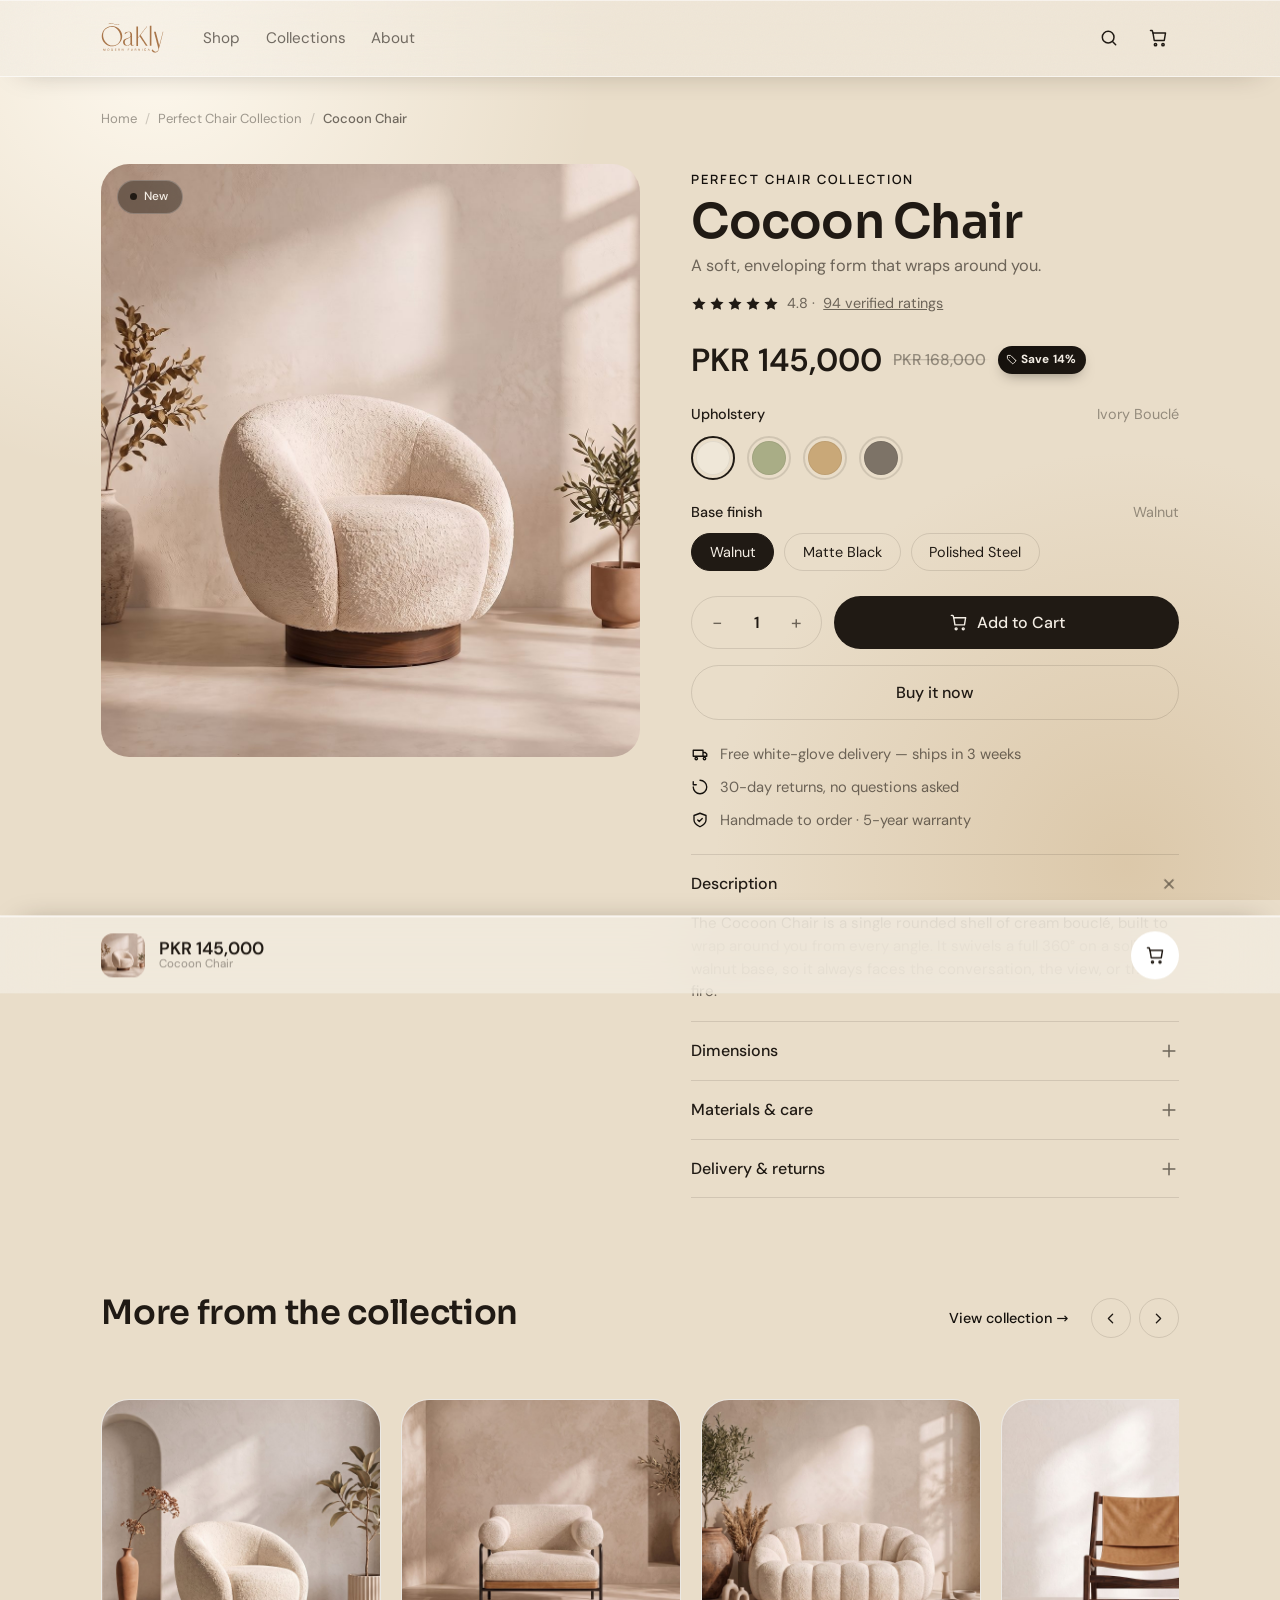
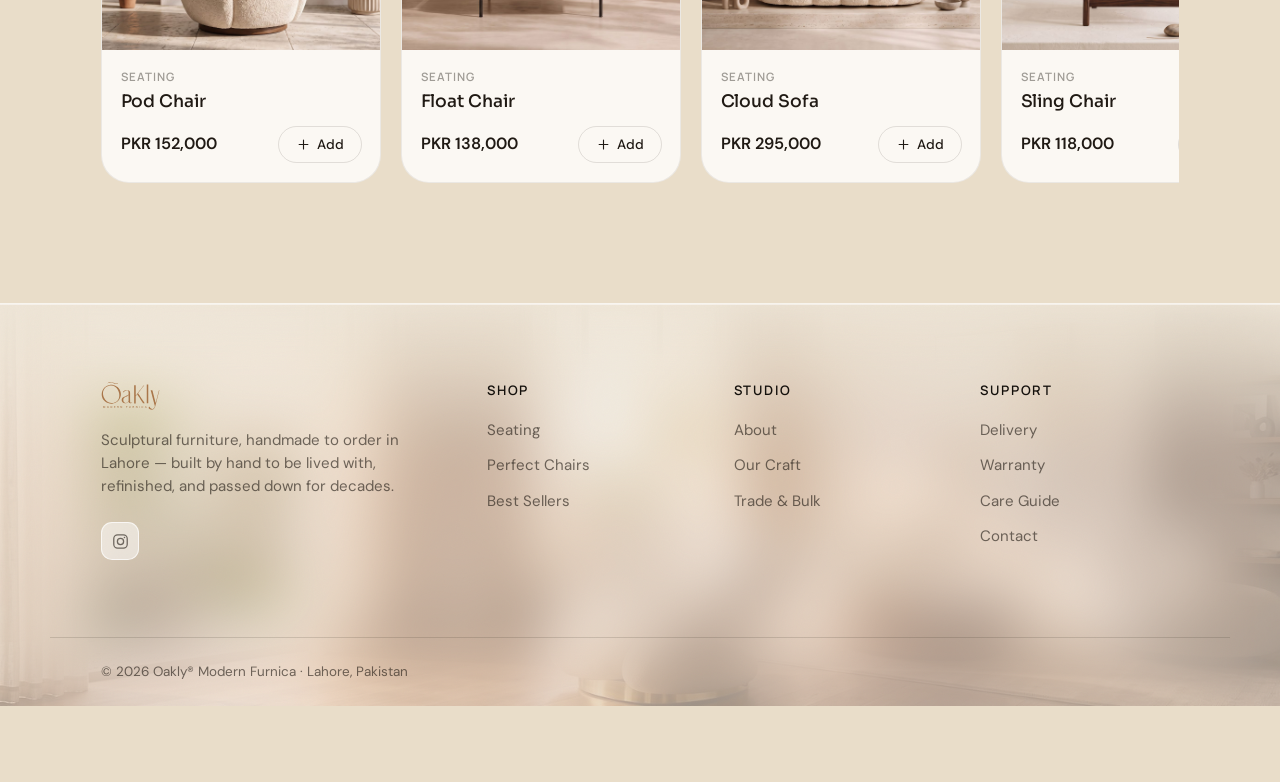
<file: cocoon-chair.html>
<!DOCTYPE html>
<html lang="en">
<head>
  <meta charset="UTF-8" />
  <meta name="viewport" content="width=device-width, initial-scale=1.0" />
  <title>Cocoon Chair — Oakly® Perfect Chair Collection</title>
  <meta name="description" content="Cocoon Chair — A soft, enveloping form that wraps around you. Handmade to order by Oakly® Modern Furnica." />
  <link rel="icon" type="image/svg+xml" href="logo.svg" />
  <meta property="og:type" content="website" />
  <meta property="og:title" content="Cocoon Chair — Oakly® Perfect Chair Collection" />
  <meta property="og:description" content="Cocoon Chair — A soft, enveloping form that wraps around you. Handmade to order by Oakly® Modern Furnica." />
  <meta property="og:image" content="assets/chairs/cocoon-chair.jpg" />
  <meta name="twitter:card" content="summary_large_image" />
  <meta name="twitter:title" content="Cocoon Chair — Oakly® Perfect Chair Collection" />
  <meta name="twitter:description" content="Cocoon Chair — A soft, enveloping form that wraps around you. Handmade to order by Oakly® Modern Furnica." />
  <meta name="twitter:image" content="assets/chairs/cocoon-chair.jpg" />
  <link rel="preload" href="assets/fonts/DMSans-Variable.woff2" as="font" type="font/woff2" crossorigin />
  <link rel="stylesheet" href="fonts.css" />
  <link rel="stylesheet" href="shop.css" />
  <link rel="stylesheet" href="product.css" />
</head>
<body>

  <div class="cursor" aria-hidden="true"><div class="cursor__dot"></div><div class="cursor__ring"></div></div>

  <!-- ===== Header ===== -->
  <header class="site-header">
    <div class="wrap site-header__row">
      <a class="brand" href="index.html" aria-label="Oakly home"><img src="logo.svg" alt="Oakly — Modern Furnica" /></a>
      <nav class="mainnav" aria-label="Primary">
        <a href="store.html">Shop</a>
        <a href="chairs.html">Collections</a>
        <a href="index.html">About</a>
      </nav>
      <div class="header-tools">
        <button class="icon-btn" aria-label="Search"><svg viewBox="0 0 24 24" fill="none" stroke="currentColor" stroke-width="1.8" stroke-linecap="round"><circle cx="11" cy="11" r="7"/><path d="m20 20-3.5-3.5"/></svg></button>
        <button class="icon-btn cart-btn" aria-label="Cart">
          <svg viewBox="0 0 24 24" fill="none" stroke="currentColor" stroke-width="1.8" stroke-linecap="round" stroke-linejoin="round"><path d="M6 6h15l-1.5 9h-12z"/><path d="M6 6 5 3H3"/><circle cx="9" cy="20" r="1.4"/><circle cx="18" cy="20" r="1.4"/></svg>
          <span class="cart-count" aria-hidden="true">0</span>
        </button>
        <button class="icon-btn nav-toggle" aria-label="Menu" aria-expanded="false"><svg viewBox="0 0 24 24" fill="none" stroke="currentColor" stroke-width="1.8" stroke-linecap="round"><path d="M4 7h16M4 12h16M4 17h16"/></svg></button>
      </div>
    </div>
  </header>

  <main class="wrap">
    <nav class="breadcrumb" aria-label="Breadcrumb">
      <a href="index.html">Home</a><span>/</span>
      <a href="chairs.html">Perfect Chair Collection</a><span>/</span>
      <b>Cocoon Chair</b>
    </nav>

    <div class="product">

      <!-- ===== Gallery ===== -->
      <div class="gallery">
        <figure class="gallery__main">
          <span class="gallery__badge"><span class="dot"></span>New</span>
          <img data-gallery-main src="assets/chairs/cocoon-chair.jpg" alt="Cocoon Chair — A soft, enveloping form that wraps around you." fetchpriority="high" />
        </figure>
      </div>

      <!-- ===== Info ===== -->
      <div class="info">
        <p class="info__eyebrow">Perfect Chair Collection</p>
        <h1 class="info__title">Cocoon Chair</h1>
        <p class="info__sub">A soft, enveloping form that wraps around you.</p>

        <div class="rating">
          <span class="stars" aria-hidden="true">
            <svg viewBox="0 0 24 24" fill="currentColor"><path d="m12 2 3 6.3 6.9.9-5 4.8 1.2 6.8L12 17.8 5.9 20.8 7.1 14l-5-4.8 6.9-.9z"/></svg>
            <svg viewBox="0 0 24 24" fill="currentColor"><path d="m12 2 3 6.3 6.9.9-5 4.8 1.2 6.8L12 17.8 5.9 20.8 7.1 14l-5-4.8 6.9-.9z"/></svg>
            <svg viewBox="0 0 24 24" fill="currentColor"><path d="m12 2 3 6.3 6.9.9-5 4.8 1.2 6.8L12 17.8 5.9 20.8 7.1 14l-5-4.8 6.9-.9z"/></svg>
            <svg viewBox="0 0 24 24" fill="currentColor"><path d="m12 2 3 6.3 6.9.9-5 4.8 1.2 6.8L12 17.8 5.9 20.8 7.1 14l-5-4.8 6.9-.9z"/></svg>
            <svg viewBox="0 0 24 24" fill="currentColor"><path d="m12 2 3 6.3 6.9.9-5 4.8 1.2 6.8L12 17.8 5.9 20.8 7.1 14l-5-4.8 6.9-.9z"/></svg>
          </span>
          4.8 · <a href="#details" style="text-decoration:underline">94 verified ratings</a>
        </div>

        <div class="price" data-buy-anchor>
          <span class="price__now">PKR 145,000</span><span class="price__was">PKR 168,000</span><span class="price__off"><svg viewBox="0 0 24 24" fill="none" stroke="currentColor" stroke-width="2" stroke-linecap="round" stroke-linejoin="round" aria-hidden="true"><path d="M20.59 13.41 11 3.83A2 2 0 0 0 9.6 3.2L4 3a1 1 0 0 0-1 1l.2 5.6a2 2 0 0 0 .6 1.4l9.58 9.6a2 2 0 0 0 2.83 0l4.4-4.4a2 2 0 0 0-.02-2.79Z"/><circle cx="7.5" cy="7.5" r="1" fill="currentColor" stroke="none"/></svg>Save 14%</span></div>

        <div class="opt">
          <div class="opt__label"><b>Upholstery</b><span>Ivory Bouclé</span></div>
          <div class="swatches" data-select-group>
            <button class="swatch is-active" data-select style="--c:#efe7d8" aria-label="Ivory Bouclé"></button>
            <button class="swatch" data-select style="--c:#a9ad86" aria-label="Olive Bouclé"></button>
            <button class="swatch" data-select style="--c:#c9a878" aria-label="Camel"></button>
            <button class="swatch" data-select style="--c:#7d7367" aria-label="Clay"></button>
          </div>
        </div>

        <div class="opt">
          <div class="opt__label"><b>Base finish</b><span>Walnut</span></div>
          <div class="chips" data-select-group>
            <button class="chip is-active" data-select>Walnut</button>
            <button class="chip" data-select>Matte Black</button>
            <button class="chip" data-select>Polished Steel</button>
          </div>
        </div>

        <div class="buy-row">
          <div class="qty">
            <button data-qty="down" aria-label="Decrease quantity">−</button>
            <input data-qty-input type="number" value="1" min="1" max="99" aria-label="Quantity" />
            <button data-qty="up" aria-label="Increase quantity">+</button>
          </div>
          <button class="btn btn--full" data-add="main" data-name="Cocoon Chair" data-price="145000" data-img="assets/chairs/cocoon-chair.jpg" data-href="cocoon-chair.html"><svg viewBox="0 0 24 24" fill="none" stroke="currentColor" stroke-width="1.8" stroke-linecap="round" stroke-linejoin="round"><path d="M6 6h15l-1.5 9h-12z"/><path d="M6 6 5 3H3"/><circle cx="9" cy="20" r="1.2"/><circle cx="18" cy="20" r="1.2"/></svg><span>Add to Cart</span></button>
        </div>
        <button class="btn btn--ghost btn--full" data-add="buynow" data-name="Cocoon Chair" data-price="145000" data-img="assets/chairs/cocoon-chair.jpg" data-href="cocoon-chair.html"><span>Buy it now</span></button>

        <ul class="reassure-list">
          <li><svg viewBox="0 0 24 24" fill="none" stroke="currentColor" stroke-width="1.8" stroke-linecap="round" stroke-linejoin="round"><path d="M3 7h13v8H3zM16 10h3l2 2v3h-5z"/><circle cx="7" cy="18" r="1.6"/><circle cx="18" cy="18" r="1.6"/></svg> Free white-glove delivery — ships in 3 weeks</li>
          <li><svg viewBox="0 0 24 24" fill="none" stroke="currentColor" stroke-width="1.8" stroke-linecap="round" stroke-linejoin="round"><path d="M3 12a9 9 0 1 0 9-9"/><path d="M3 5v4h4"/></svg> 30-day returns, no questions asked</li>
          <li><svg viewBox="0 0 24 24" fill="none" stroke="currentColor" stroke-width="1.8" stroke-linecap="round" stroke-linejoin="round"><path d="M12 3 4 6v6c0 5 8 9 8 9s8-4 8-9V6z"/><path d="m9 12 2 2 4-4"/></svg> Handmade to order · 5-year warranty</li>
        </ul>

        <!-- ===== Accordion ===== -->
        <div class="accordion" id="details">
          <div class="acc is-open">
            <button class="acc__head">Description <svg viewBox="0 0 24 24" fill="none" stroke="currentColor" stroke-width="1.8" stroke-linecap="round"><path d="M12 5v14M5 12h14"/></svg></button>
            <div class="acc__body"><div class="acc__inner"><p>The Cocoon Chair is a single rounded shell of cream bouclé, built to wrap around you from every angle. It swivels a full 360° on a solid walnut base, so it always faces the conversation, the view, or the fire.</p></div></div>
          </div>
          <div class="acc">
            <button class="acc__head">Dimensions <svg viewBox="0 0 24 24" fill="none" stroke="currentColor" stroke-width="1.8" stroke-linecap="round"><path d="M12 5v14M5 12h14"/></svg></button>
            <div class="acc__body"><div class="acc__inner"><ul>
              <li><span>Width</span><b>92 cm</b></li>
              <li><span>Depth</span><b>88 cm</b></li>
              <li><span>Height</span><b>78 cm</b></li>
              <li><span>Seat height</span><b>42 cm</b></li>
              <li><span>Weight</span><b>24 kg</b></li>
            </ul></div></div>
          </div>
          <div class="acc">
            <button class="acc__head">Materials &amp; care <svg viewBox="0 0 24 24" fill="none" stroke="currentColor" stroke-width="1.8" stroke-linecap="round"><path d="M12 5v14M5 12h14"/></svg></button>
            <div class="acc__body"><div class="acc__inner"><p>Upholstery: Ivory Bouclé. Base: Walnut. Spot-clean with a soft, damp cloth; vacuum on low with a brush head. Removable covers available on request.</p></div></div>
          </div>
          <div class="acc">
            <button class="acc__head">Delivery &amp; returns <svg viewBox="0 0 24 24" fill="none" stroke="currentColor" stroke-width="1.8" stroke-linecap="round"><path d="M12 5v14M5 12h14"/></svg></button>
            <div class="acc__body"><div class="acc__inner"><p>Made to order and dispatched within 3 weeks via free white-glove delivery — we place it in your room and take away the packaging. Return within 30 days for a full refund; we collect at no cost.</p></div></div>
          </div>
        </div>
      </div>
    </div>

    <!-- ===== Complete the look ===== -->
    <div class="section-head reveal">
      <h2>More from the collection</h2>
      <div class="section-head__nav"><a href="chairs.html">View collection →</a><div class="rail-arrows"><button class="rail-arrow" data-rail-prev aria-label="Scroll left" disabled><svg viewBox="0 0 24 24" fill="none" stroke="currentColor" stroke-width="1.8" stroke-linecap="round" stroke-linejoin="round"><path d="m15 6-6 6 6 6"/></svg></button><button class="rail-arrow" data-rail-next aria-label="Scroll right"><svg viewBox="0 0 24 24" fill="none" stroke="currentColor" stroke-width="1.8" stroke-linecap="round" stroke-linejoin="round"><path d="m9 6 6 6-6 6"/></svg></button></div></div>
    </div>
    <div class="rail-wrap"><div class="rail reveal">
      <article class="pcard">
        <div class="pcard__media"><a href="pod-chair.html"><img src="assets/chairs/pod-chair.jpg" alt="Pod Chair" loading="lazy" /></a></div>
        <div class="pcard__body"><p class="pcard__cat">Seating</p><h3 class="pcard__name"><a href="pod-chair.html">Pod Chair</a></h3><div class="pcard__foot"><span class="pcard__price"><b>PKR 152,000</b></span><button class="pcard__add pcard__add--rail" data-add data-name="Pod Chair" data-price="152000" data-img="assets/chairs/pod-chair.jpg" data-href="pod-chair.html"><svg viewBox="0 0 24 24" fill="none" stroke="currentColor" stroke-width="1.8" stroke-linecap="round" stroke-linejoin="round"><path d="M12 5v14M5 12h14"/></svg><span>Add</span></button></div></div>
      </article>

      <article class="pcard">
        <div class="pcard__media"><a href="float-chair.html"><img src="assets/chairs/float-chair.jpg" alt="Float Chair" loading="lazy" /></a></div>
        <div class="pcard__body"><p class="pcard__cat">Seating</p><h3 class="pcard__name"><a href="float-chair.html">Float Chair</a></h3><div class="pcard__foot"><span class="pcard__price"><b>PKR 138,000</b></span><button class="pcard__add pcard__add--rail" data-add data-name="Float Chair" data-price="138000" data-img="assets/chairs/float-chair.jpg" data-href="float-chair.html"><svg viewBox="0 0 24 24" fill="none" stroke="currentColor" stroke-width="1.8" stroke-linecap="round" stroke-linejoin="round"><path d="M12 5v14M5 12h14"/></svg><span>Add</span></button></div></div>
      </article>

      <article class="pcard">
        <div class="pcard__media"><a href="cloud-sofa.html"><img src="assets/chairs/cloud-sofa.jpg" alt="Cloud Sofa" loading="lazy" /></a></div>
        <div class="pcard__body"><p class="pcard__cat">Seating</p><h3 class="pcard__name"><a href="cloud-sofa.html">Cloud Sofa</a></h3><div class="pcard__foot"><span class="pcard__price"><b>PKR 295,000</b></span><button class="pcard__add pcard__add--rail" data-add data-name="Cloud Sofa" data-price="295000" data-img="assets/chairs/cloud-sofa.jpg" data-href="cloud-sofa.html"><svg viewBox="0 0 24 24" fill="none" stroke="currentColor" stroke-width="1.8" stroke-linecap="round" stroke-linejoin="round"><path d="M12 5v14M5 12h14"/></svg><span>Add</span></button></div></div>
      </article>

      <article class="pcard">
        <div class="pcard__media"><a href="sling-chair.html"><img src="assets/chairs/sling-chair.jpg" alt="Sling Chair" loading="lazy" /></a></div>
        <div class="pcard__body"><p class="pcard__cat">Seating</p><h3 class="pcard__name"><a href="sling-chair.html">Sling Chair</a></h3><div class="pcard__foot"><span class="pcard__price"><b>PKR 118,000</b></span><button class="pcard__add pcard__add--rail" data-add data-name="Sling Chair" data-price="118000" data-img="assets/chairs/sling-chair.jpg" data-href="sling-chair.html"><svg viewBox="0 0 24 24" fill="none" stroke="currentColor" stroke-width="1.8" stroke-linecap="round" stroke-linejoin="round"><path d="M12 5v14M5 12h14"/></svg><span>Add</span></button></div></div>
      </article>
    </div></div>
  </main>

  <!-- ===== Footer ===== -->
  <div class="footer-shell footer-shell--cta">
    <span class="footer-shell__img" aria-hidden="true"></span>
    <footer class="site-footer">
      <span class="site-footer__grain" aria-hidden="true"></span>

      <div class="wrap site-footer__grid">
        <div class="site-footer__brand">
          <img src="logo.svg" alt="Oakly" />
          <p>Sculptural furniture, handmade to order in Lahore — built by hand to be lived with, refinished, and passed down for decades.</p>
          <div class="site-footer__social">
            <a href="https://www.instagram.com/oakly_furnica/" target="_blank" rel="noopener" aria-label="Instagram">
              <svg viewBox="0 0 24 24" fill="none" stroke="currentColor" stroke-width="1.8" stroke-linecap="round" stroke-linejoin="round"><rect x="2.5" y="2.5" width="19" height="19" rx="5.5"/><circle cx="12" cy="12" r="4.4"/><circle cx="17.6" cy="6.4" r="1.1" fill="currentColor" stroke="none"/></svg>
            </a>
          </div>
        </div>

        <nav class="site-footer__col" aria-label="Shop">
          <h4>Shop</h4>
          <ul>
            <li><a href="store.html">Seating</a></li>
            <li><a href="chairs.html">Perfect Chairs</a></li>
            <li><a href="store.html">Best Sellers</a></li>
          </ul>
        </nav>

        <nav class="site-footer__col" aria-label="Studio">
          <h4>Studio</h4>
          <ul>
            <li><a href="index.html#about">About</a></li>
            <li><a href="index.html">Our Craft</a></li>
            <li><a href="https://wa.me/923005926262?text=Hi%20Oakly!%20I'm%20enquiring%20about%20a%20trade%2Fbulk%20order." target="_blank" rel="noopener">Trade &amp; Bulk</a></li>
          </ul>
        </nav>

        <nav class="site-footer__col" aria-label="Support">
          <h4>Support</h4>
          <ul>
            <li><a href="index.html#faq">Delivery</a></li>
            <li><a href="index.html#faq">Warranty</a></li>
            <li><a href="index.html">Care Guide</a></li>
            <li><a href="https://wa.me/923005926262" target="_blank" rel="noopener">Contact</a></li>
          </ul>
        </nav>
      </div>

      <div class="wrap site-footer__bar">
        <span>© 2026 Oakly® Modern Furnica · Lahore, Pakistan</span>
      </div>
    </footer>
  </div>

  <!-- ===== Sticky mobile buy bar ===== -->
  <div class="sticky-buy">
    <div class="sticky-buy__capsule"><div class="sticky-buy__thumb"><img src="assets/chairs/cocoon-chair.jpg" alt="Cocoon Chair" loading="lazy" /></div><div class="sticky-buy__price"><b>PKR 145,000</b><small>Cocoon Chair</small></div>
    <button class="btn" data-add="main" data-name="Cocoon Chair" data-price="145000" data-img="assets/chairs/cocoon-chair.jpg" data-href="cocoon-chair.html"><svg viewBox="0 0 24 24" fill="none" stroke="currentColor" stroke-width="1.8" stroke-linecap="round" stroke-linejoin="round" aria-hidden="true"><path d="M6 6h15l-1.5 9h-12z"/><path d="M6 6 5 3H3"/><circle cx="9" cy="20" r="1.2"/><circle cx="18" cy="20" r="1.2"/></svg><span>Add to Cart</span></button></div>
  </div>

  <script src="assets/vendor/lenis.min.js"></script>
  <script src="shop.js"></script>
</body>
</html>
</file>
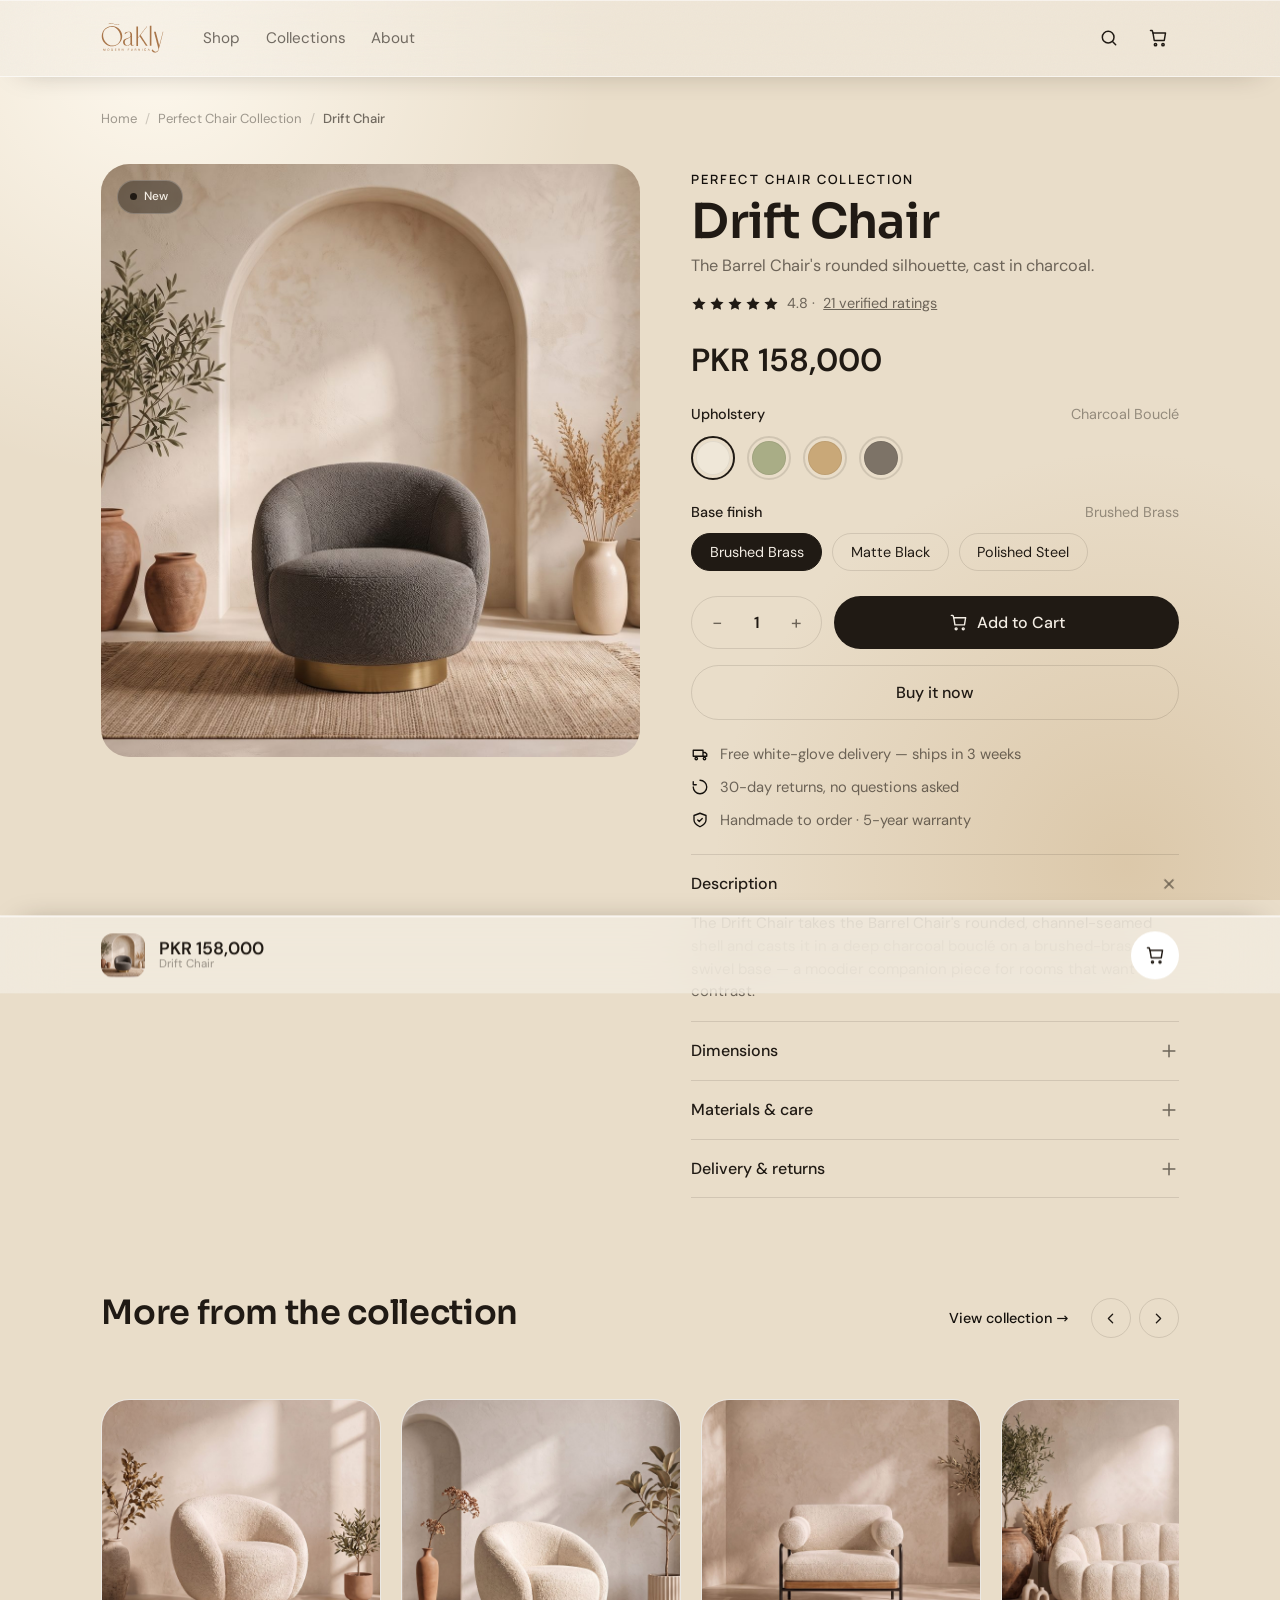
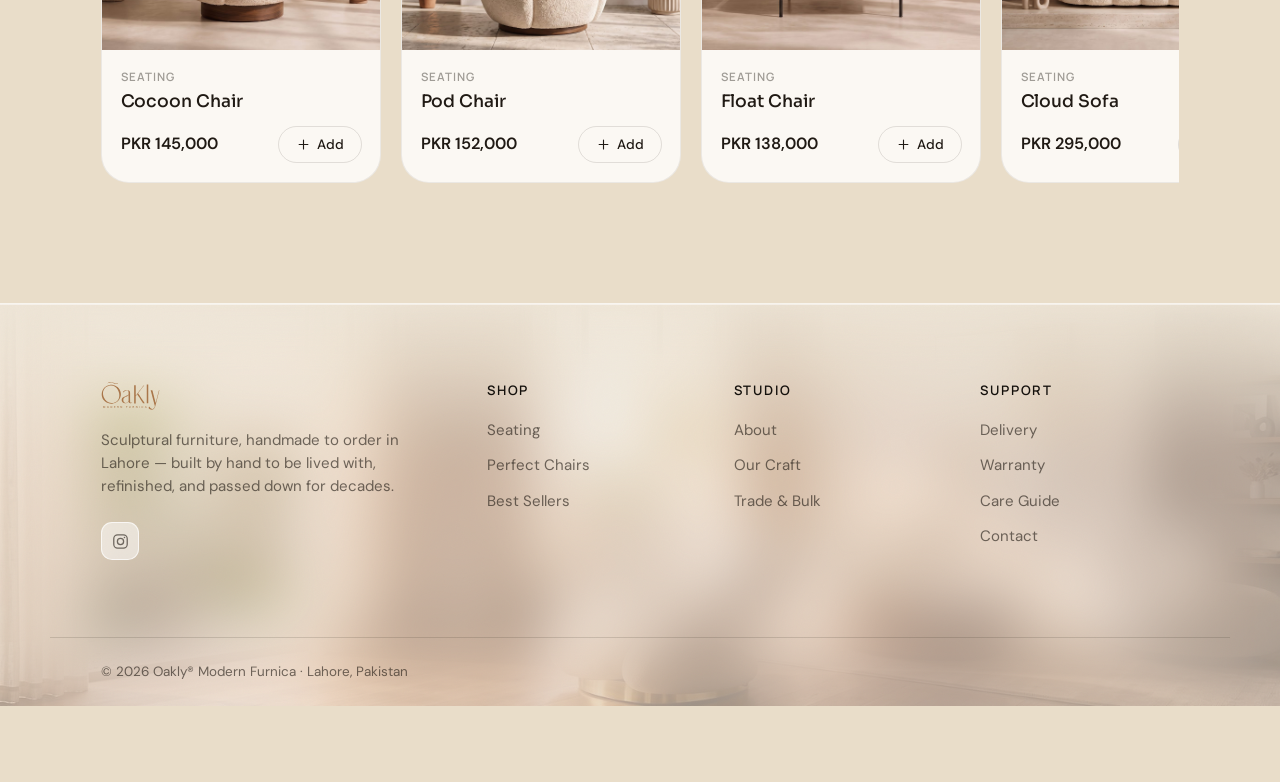
<file: drift-chair.html>
<!DOCTYPE html>
<html lang="en">
<head>
  <meta charset="UTF-8" />
  <meta name="viewport" content="width=device-width, initial-scale=1.0" />
  <title>Drift Chair — Oakly® Perfect Chair Collection</title>
  <meta name="description" content="Drift Chair — The Barrel Chair's rounded silhouette, cast in charcoal. Handmade to order by Oakly® Modern Furnica." />
  <link rel="icon" type="image/svg+xml" href="logo.svg" />
  <meta property="og:type" content="website" />
  <meta property="og:title" content="Drift Chair — Oakly® Perfect Chair Collection" />
  <meta property="og:description" content="Drift Chair — The Barrel Chair's rounded silhouette, cast in charcoal. Handmade to order by Oakly® Modern Furnica." />
  <meta property="og:image" content="assets/chairs/drift-chair.jpg" />
  <meta name="twitter:card" content="summary_large_image" />
  <meta name="twitter:title" content="Drift Chair — Oakly® Perfect Chair Collection" />
  <meta name="twitter:description" content="Drift Chair — The Barrel Chair's rounded silhouette, cast in charcoal. Handmade to order by Oakly® Modern Furnica." />
  <meta name="twitter:image" content="assets/chairs/drift-chair.jpg" />
  <link rel="preload" href="assets/fonts/DMSans-Variable.woff2" as="font" type="font/woff2" crossorigin />
  <link rel="stylesheet" href="fonts.css" />
  <link rel="stylesheet" href="shop.css" />
  <link rel="stylesheet" href="product.css" />
</head>
<body>

  <div class="cursor" aria-hidden="true"><div class="cursor__dot"></div><div class="cursor__ring"></div></div>

  <!-- ===== Header ===== -->
  <header class="site-header">
    <div class="wrap site-header__row">
      <a class="brand" href="index.html" aria-label="Oakly home"><img src="logo.svg" alt="Oakly — Modern Furnica" /></a>
      <nav class="mainnav" aria-label="Primary">
        <a href="store.html">Shop</a>
        <a href="chairs.html">Collections</a>
        <a href="index.html">About</a>
      </nav>
      <div class="header-tools">
        <button class="icon-btn" aria-label="Search"><svg viewBox="0 0 24 24" fill="none" stroke="currentColor" stroke-width="1.8" stroke-linecap="round"><circle cx="11" cy="11" r="7"/><path d="m20 20-3.5-3.5"/></svg></button>
        <button class="icon-btn cart-btn" aria-label="Cart">
          <svg viewBox="0 0 24 24" fill="none" stroke="currentColor" stroke-width="1.8" stroke-linecap="round" stroke-linejoin="round"><path d="M6 6h15l-1.5 9h-12z"/><path d="M6 6 5 3H3"/><circle cx="9" cy="20" r="1.4"/><circle cx="18" cy="20" r="1.4"/></svg>
          <span class="cart-count" aria-hidden="true">0</span>
        </button>
        <button class="icon-btn nav-toggle" aria-label="Menu" aria-expanded="false"><svg viewBox="0 0 24 24" fill="none" stroke="currentColor" stroke-width="1.8" stroke-linecap="round"><path d="M4 7h16M4 12h16M4 17h16"/></svg></button>
      </div>
    </div>
  </header>

  <main class="wrap">
    <nav class="breadcrumb" aria-label="Breadcrumb">
      <a href="index.html">Home</a><span>/</span>
      <a href="chairs.html">Perfect Chair Collection</a><span>/</span>
      <b>Drift Chair</b>
    </nav>

    <div class="product">

      <!-- ===== Gallery ===== -->
      <div class="gallery">
        <figure class="gallery__main">
          <span class="gallery__badge"><span class="dot"></span>New</span>
          <img data-gallery-main src="assets/chairs/drift-chair.jpg" alt="Drift Chair — The Barrel Chair's rounded silhouette, cast in charcoal." fetchpriority="high" />
        </figure>
      </div>

      <!-- ===== Info ===== -->
      <div class="info">
        <p class="info__eyebrow">Perfect Chair Collection</p>
        <h1 class="info__title">Drift Chair</h1>
        <p class="info__sub">The Barrel Chair's rounded silhouette, cast in charcoal.</p>

        <div class="rating">
          <span class="stars" aria-hidden="true">
            <svg viewBox="0 0 24 24" fill="currentColor"><path d="m12 2 3 6.3 6.9.9-5 4.8 1.2 6.8L12 17.8 5.9 20.8 7.1 14l-5-4.8 6.9-.9z"/></svg>
            <svg viewBox="0 0 24 24" fill="currentColor"><path d="m12 2 3 6.3 6.9.9-5 4.8 1.2 6.8L12 17.8 5.9 20.8 7.1 14l-5-4.8 6.9-.9z"/></svg>
            <svg viewBox="0 0 24 24" fill="currentColor"><path d="m12 2 3 6.3 6.9.9-5 4.8 1.2 6.8L12 17.8 5.9 20.8 7.1 14l-5-4.8 6.9-.9z"/></svg>
            <svg viewBox="0 0 24 24" fill="currentColor"><path d="m12 2 3 6.3 6.9.9-5 4.8 1.2 6.8L12 17.8 5.9 20.8 7.1 14l-5-4.8 6.9-.9z"/></svg>
            <svg viewBox="0 0 24 24" fill="currentColor"><path d="m12 2 3 6.3 6.9.9-5 4.8 1.2 6.8L12 17.8 5.9 20.8 7.1 14l-5-4.8 6.9-.9z"/></svg>
          </span>
          4.8 · <a href="#details" style="text-decoration:underline">21 verified ratings</a>
        </div>

        <div class="price" data-buy-anchor>
          <span class="price__now">PKR 158,000</span>
        </div>

        <div class="opt">
          <div class="opt__label"><b>Upholstery</b><span>Charcoal Bouclé</span></div>
          <div class="swatches" data-select-group>
            <button class="swatch is-active" data-select style="--c:#efe7d8" aria-label="Ivory Bouclé"></button>
            <button class="swatch" data-select style="--c:#a9ad86" aria-label="Olive Bouclé"></button>
            <button class="swatch" data-select style="--c:#c9a878" aria-label="Camel"></button>
            <button class="swatch" data-select style="--c:#7d7367" aria-label="Clay"></button>
          </div>
        </div>

        <div class="opt">
          <div class="opt__label"><b>Base finish</b><span>Brushed Brass</span></div>
          <div class="chips" data-select-group>
            <button class="chip is-active" data-select>Brushed Brass</button>
            <button class="chip" data-select>Matte Black</button>
            <button class="chip" data-select>Polished Steel</button>
          </div>
        </div>

        <div class="buy-row">
          <div class="qty">
            <button data-qty="down" aria-label="Decrease quantity">−</button>
            <input data-qty-input type="number" value="1" min="1" max="99" aria-label="Quantity" />
            <button data-qty="up" aria-label="Increase quantity">+</button>
          </div>
          <button class="btn btn--full" data-add="main" data-name="Drift Chair" data-price="158000" data-img="assets/chairs/drift-chair.jpg" data-href="drift-chair.html"><svg viewBox="0 0 24 24" fill="none" stroke="currentColor" stroke-width="1.8" stroke-linecap="round" stroke-linejoin="round"><path d="M6 6h15l-1.5 9h-12z"/><path d="M6 6 5 3H3"/><circle cx="9" cy="20" r="1.2"/><circle cx="18" cy="20" r="1.2"/></svg><span>Add to Cart</span></button>
        </div>
        <button class="btn btn--ghost btn--full" data-add="buynow" data-name="Drift Chair" data-price="158000" data-img="assets/chairs/drift-chair.jpg" data-href="drift-chair.html"><span>Buy it now</span></button>

        <ul class="reassure-list">
          <li><svg viewBox="0 0 24 24" fill="none" stroke="currentColor" stroke-width="1.8" stroke-linecap="round" stroke-linejoin="round"><path d="M3 7h13v8H3zM16 10h3l2 2v3h-5z"/><circle cx="7" cy="18" r="1.6"/><circle cx="18" cy="18" r="1.6"/></svg> Free white-glove delivery — ships in 3 weeks</li>
          <li><svg viewBox="0 0 24 24" fill="none" stroke="currentColor" stroke-width="1.8" stroke-linecap="round" stroke-linejoin="round"><path d="M3 12a9 9 0 1 0 9-9"/><path d="M3 5v4h4"/></svg> 30-day returns, no questions asked</li>
          <li><svg viewBox="0 0 24 24" fill="none" stroke="currentColor" stroke-width="1.8" stroke-linecap="round" stroke-linejoin="round"><path d="M12 3 4 6v6c0 5 8 9 8 9s8-4 8-9V6z"/><path d="m9 12 2 2 4-4"/></svg> Handmade to order · 5-year warranty</li>
        </ul>

        <!-- ===== Accordion ===== -->
        <div class="accordion" id="details">
          <div class="acc is-open">
            <button class="acc__head">Description <svg viewBox="0 0 24 24" fill="none" stroke="currentColor" stroke-width="1.8" stroke-linecap="round"><path d="M12 5v14M5 12h14"/></svg></button>
            <div class="acc__body"><div class="acc__inner"><p>The Drift Chair takes the Barrel Chair's rounded, channel-seamed shell and casts it in a deep charcoal bouclé on a brushed-brass swivel base — a moodier companion piece for rooms that want contrast.</p></div></div>
          </div>
          <div class="acc">
            <button class="acc__head">Dimensions <svg viewBox="0 0 24 24" fill="none" stroke="currentColor" stroke-width="1.8" stroke-linecap="round"><path d="M12 5v14M5 12h14"/></svg></button>
            <div class="acc__body"><div class="acc__inner"><ul>
              <li><span>Width</span><b>84 cm</b></li>
              <li><span>Depth</span><b>80 cm</b></li>
              <li><span>Height</span><b>72 cm</b></li>
              <li><span>Seat height</span><b>40 cm</b></li>
              <li><span>Weight</span><b>22 kg</b></li>
            </ul></div></div>
          </div>
          <div class="acc">
            <button class="acc__head">Materials &amp; care <svg viewBox="0 0 24 24" fill="none" stroke="currentColor" stroke-width="1.8" stroke-linecap="round"><path d="M12 5v14M5 12h14"/></svg></button>
            <div class="acc__body"><div class="acc__inner"><p>Upholstery: Charcoal Bouclé. Base: Brushed Brass. Spot-clean with a soft, damp cloth; vacuum on low with a brush head. Removable covers available on request.</p></div></div>
          </div>
          <div class="acc">
            <button class="acc__head">Delivery &amp; returns <svg viewBox="0 0 24 24" fill="none" stroke="currentColor" stroke-width="1.8" stroke-linecap="round"><path d="M12 5v14M5 12h14"/></svg></button>
            <div class="acc__body"><div class="acc__inner"><p>Made to order and dispatched within 3 weeks via free white-glove delivery — we place it in your room and take away the packaging. Return within 30 days for a full refund; we collect at no cost.</p></div></div>
          </div>
        </div>
      </div>
    </div>

    <!-- ===== Complete the look ===== -->
    <div class="section-head reveal">
      <h2>More from the collection</h2>
      <div class="section-head__nav"><a href="chairs.html">View collection →</a><div class="rail-arrows"><button class="rail-arrow" data-rail-prev aria-label="Scroll left" disabled><svg viewBox="0 0 24 24" fill="none" stroke="currentColor" stroke-width="1.8" stroke-linecap="round" stroke-linejoin="round"><path d="m15 6-6 6 6 6"/></svg></button><button class="rail-arrow" data-rail-next aria-label="Scroll right"><svg viewBox="0 0 24 24" fill="none" stroke="currentColor" stroke-width="1.8" stroke-linecap="round" stroke-linejoin="round"><path d="m9 6 6 6-6 6"/></svg></button></div></div>
    </div>
    <div class="rail-wrap"><div class="rail reveal">
      <article class="pcard">
        <div class="pcard__media"><a href="cocoon-chair.html"><img src="assets/chairs/cocoon-chair.jpg" alt="Cocoon Chair" loading="lazy" /></a></div>
        <div class="pcard__body"><p class="pcard__cat">Seating</p><h3 class="pcard__name"><a href="cocoon-chair.html">Cocoon Chair</a></h3><div class="pcard__foot"><span class="pcard__price"><b>PKR 145,000</b></span><button class="pcard__add pcard__add--rail" data-add data-name="Cocoon Chair" data-price="145000" data-img="assets/chairs/cocoon-chair.jpg" data-href="cocoon-chair.html"><svg viewBox="0 0 24 24" fill="none" stroke="currentColor" stroke-width="1.8" stroke-linecap="round" stroke-linejoin="round"><path d="M12 5v14M5 12h14"/></svg><span>Add</span></button></div></div>
      </article>

      <article class="pcard">
        <div class="pcard__media"><a href="pod-chair.html"><img src="assets/chairs/pod-chair.jpg" alt="Pod Chair" loading="lazy" /></a></div>
        <div class="pcard__body"><p class="pcard__cat">Seating</p><h3 class="pcard__name"><a href="pod-chair.html">Pod Chair</a></h3><div class="pcard__foot"><span class="pcard__price"><b>PKR 152,000</b></span><button class="pcard__add pcard__add--rail" data-add data-name="Pod Chair" data-price="152000" data-img="assets/chairs/pod-chair.jpg" data-href="pod-chair.html"><svg viewBox="0 0 24 24" fill="none" stroke="currentColor" stroke-width="1.8" stroke-linecap="round" stroke-linejoin="round"><path d="M12 5v14M5 12h14"/></svg><span>Add</span></button></div></div>
      </article>

      <article class="pcard">
        <div class="pcard__media"><a href="float-chair.html"><img src="assets/chairs/float-chair.jpg" alt="Float Chair" loading="lazy" /></a></div>
        <div class="pcard__body"><p class="pcard__cat">Seating</p><h3 class="pcard__name"><a href="float-chair.html">Float Chair</a></h3><div class="pcard__foot"><span class="pcard__price"><b>PKR 138,000</b></span><button class="pcard__add pcard__add--rail" data-add data-name="Float Chair" data-price="138000" data-img="assets/chairs/float-chair.jpg" data-href="float-chair.html"><svg viewBox="0 0 24 24" fill="none" stroke="currentColor" stroke-width="1.8" stroke-linecap="round" stroke-linejoin="round"><path d="M12 5v14M5 12h14"/></svg><span>Add</span></button></div></div>
      </article>

      <article class="pcard">
        <div class="pcard__media"><a href="cloud-sofa.html"><img src="assets/chairs/cloud-sofa.jpg" alt="Cloud Sofa" loading="lazy" /></a></div>
        <div class="pcard__body"><p class="pcard__cat">Seating</p><h3 class="pcard__name"><a href="cloud-sofa.html">Cloud Sofa</a></h3><div class="pcard__foot"><span class="pcard__price"><b>PKR 295,000</b></span><button class="pcard__add pcard__add--rail" data-add data-name="Cloud Sofa" data-price="295000" data-img="assets/chairs/cloud-sofa.jpg" data-href="cloud-sofa.html"><svg viewBox="0 0 24 24" fill="none" stroke="currentColor" stroke-width="1.8" stroke-linecap="round" stroke-linejoin="round"><path d="M12 5v14M5 12h14"/></svg><span>Add</span></button></div></div>
      </article>
    </div></div>
  </main>

  <!-- ===== Footer ===== -->
  <div class="footer-shell footer-shell--cta">
    <span class="footer-shell__img" aria-hidden="true"></span>
    <footer class="site-footer">
      <span class="site-footer__grain" aria-hidden="true"></span>

      <div class="wrap site-footer__grid">
        <div class="site-footer__brand">
          <img src="logo.svg" alt="Oakly" />
          <p>Sculptural furniture, handmade to order in Lahore — built by hand to be lived with, refinished, and passed down for decades.</p>
          <div class="site-footer__social">
            <a href="https://www.instagram.com/oakly_furnica/" target="_blank" rel="noopener" aria-label="Instagram">
              <svg viewBox="0 0 24 24" fill="none" stroke="currentColor" stroke-width="1.8" stroke-linecap="round" stroke-linejoin="round"><rect x="2.5" y="2.5" width="19" height="19" rx="5.5"/><circle cx="12" cy="12" r="4.4"/><circle cx="17.6" cy="6.4" r="1.1" fill="currentColor" stroke="none"/></svg>
            </a>
          </div>
        </div>

        <nav class="site-footer__col" aria-label="Shop">
          <h4>Shop</h4>
          <ul>
            <li><a href="store.html">Seating</a></li>
            <li><a href="chairs.html">Perfect Chairs</a></li>
            <li><a href="store.html">Best Sellers</a></li>
          </ul>
        </nav>

        <nav class="site-footer__col" aria-label="Studio">
          <h4>Studio</h4>
          <ul>
            <li><a href="index.html#about">About</a></li>
            <li><a href="index.html">Our Craft</a></li>
            <li><a href="https://wa.me/923005926262?text=Hi%20Oakly!%20I'm%20enquiring%20about%20a%20trade%2Fbulk%20order." target="_blank" rel="noopener">Trade &amp; Bulk</a></li>
          </ul>
        </nav>

        <nav class="site-footer__col" aria-label="Support">
          <h4>Support</h4>
          <ul>
            <li><a href="index.html#faq">Delivery</a></li>
            <li><a href="index.html#faq">Warranty</a></li>
            <li><a href="index.html">Care Guide</a></li>
            <li><a href="https://wa.me/923005926262" target="_blank" rel="noopener">Contact</a></li>
          </ul>
        </nav>
      </div>

      <div class="wrap site-footer__bar">
        <span>© 2026 Oakly® Modern Furnica · Lahore, Pakistan</span>
      </div>
    </footer>
  </div>

  <!-- ===== Sticky mobile buy bar ===== -->
  <div class="sticky-buy">
    <div class="sticky-buy__capsule"><div class="sticky-buy__thumb"><img src="assets/chairs/drift-chair.jpg" alt="Drift Chair" loading="lazy" /></div><div class="sticky-buy__price"><b>PKR 158,000</b><small>Drift Chair</small></div>
    <button class="btn" data-add="main" data-name="Drift Chair" data-price="158000" data-img="assets/chairs/drift-chair.jpg" data-href="drift-chair.html"><svg viewBox="0 0 24 24" fill="none" stroke="currentColor" stroke-width="1.8" stroke-linecap="round" stroke-linejoin="round" aria-hidden="true"><path d="M6 6h15l-1.5 9h-12z"/><path d="M6 6 5 3H3"/><circle cx="9" cy="20" r="1.2"/><circle cx="18" cy="20" r="1.2"/></svg><span>Add to Cart</span></button></div>
  </div>

  <script src="assets/vendor/lenis.min.js"></script>
  <script src="shop.js"></script>
</body>
</html>
</file>
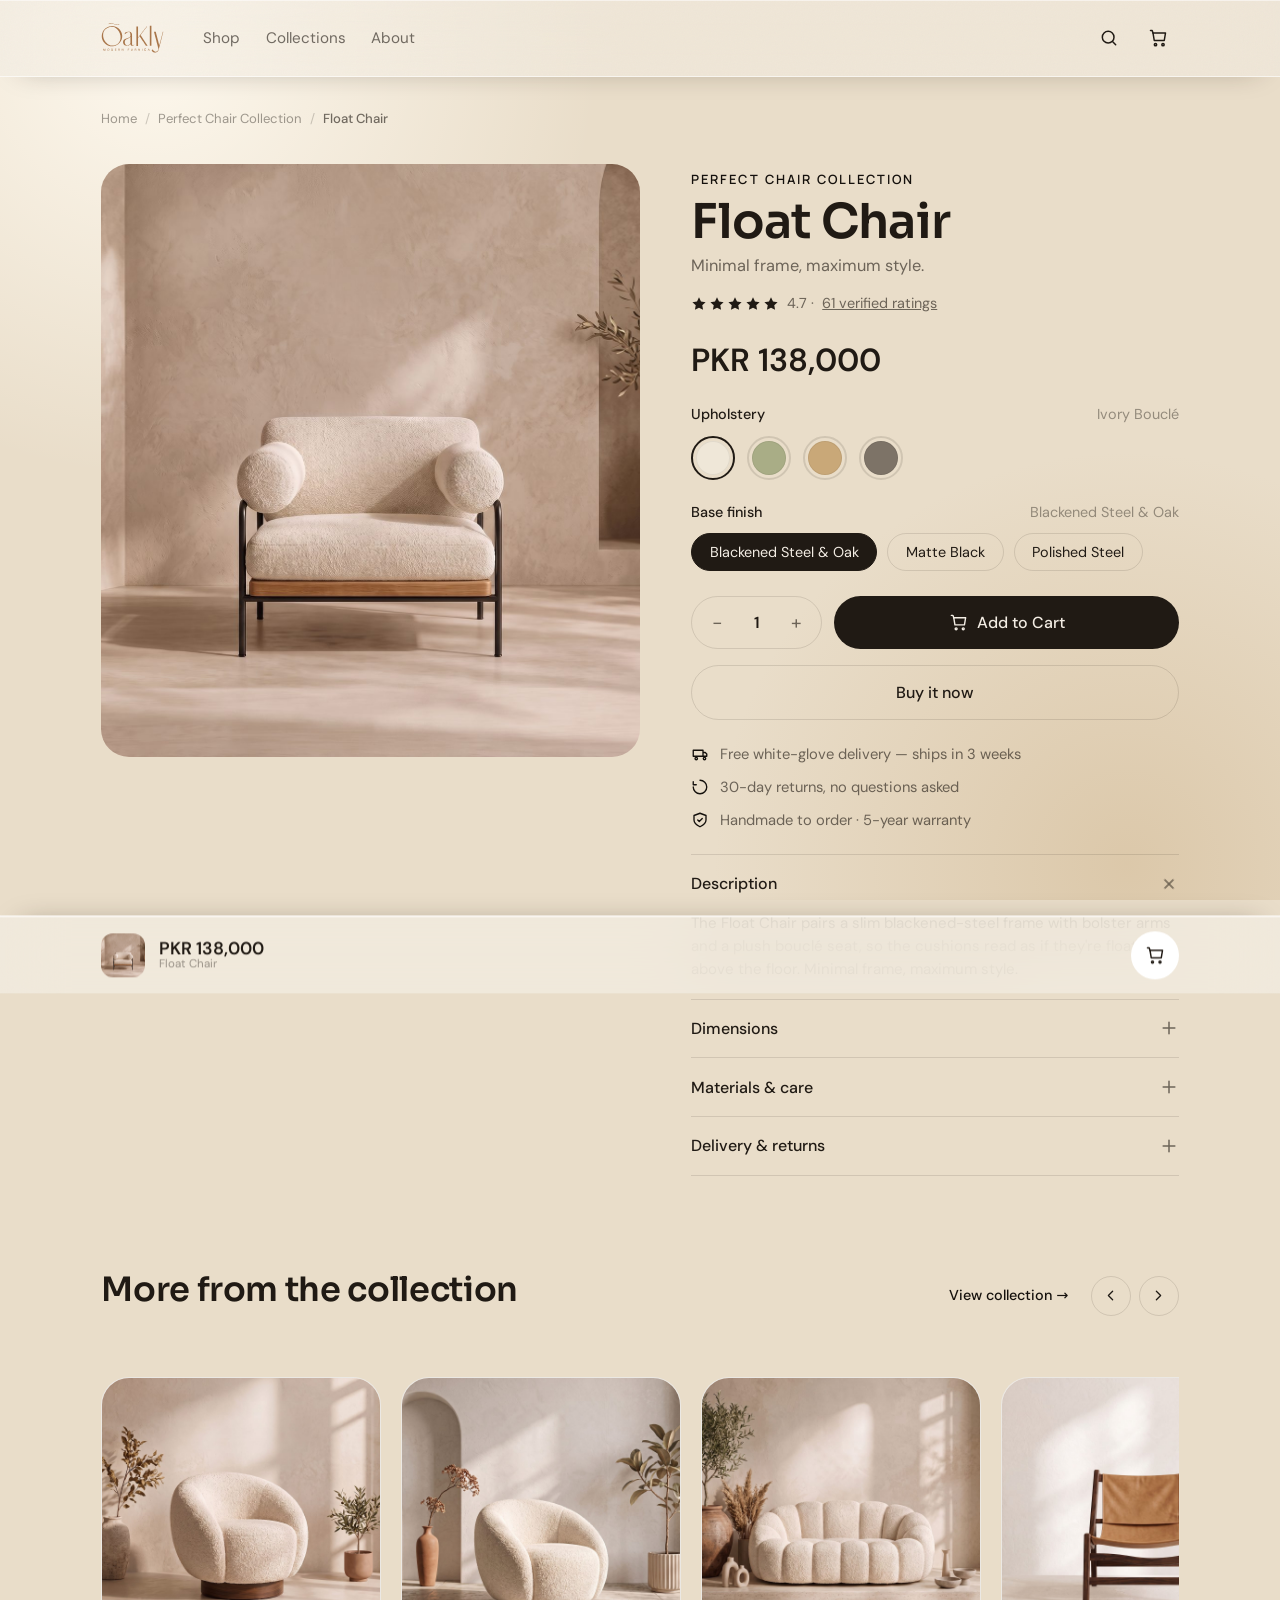
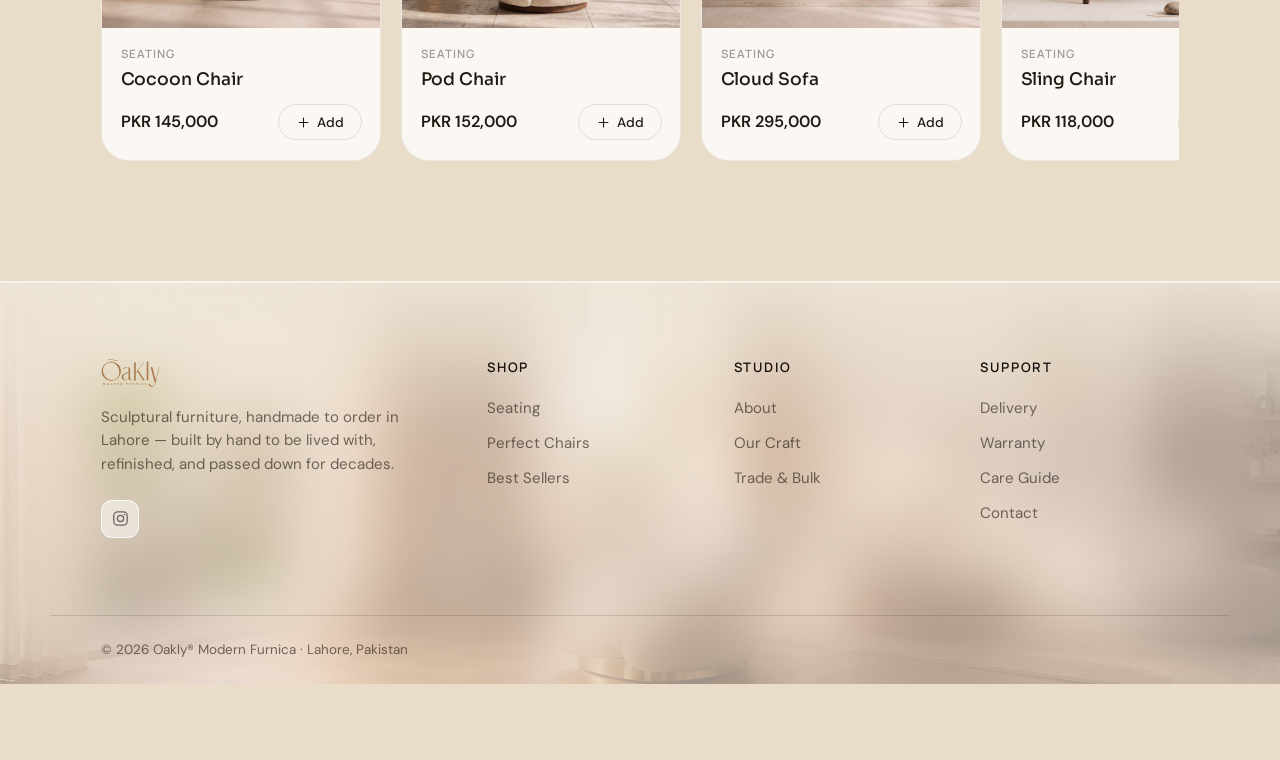
<file: float-chair.html>
<!DOCTYPE html>
<html lang="en">
<head>
  <meta charset="UTF-8" />
  <meta name="viewport" content="width=device-width, initial-scale=1.0" />
  <title>Float Chair — Oakly® Perfect Chair Collection</title>
  <meta name="description" content="Float Chair — Minimal frame, maximum style. Handmade to order by Oakly® Modern Furnica." />
  <link rel="icon" type="image/svg+xml" href="logo.svg" />
  <meta property="og:type" content="website" />
  <meta property="og:title" content="Float Chair — Oakly® Perfect Chair Collection" />
  <meta property="og:description" content="Float Chair — Minimal frame, maximum style. Handmade to order by Oakly® Modern Furnica." />
  <meta property="og:image" content="assets/chairs/float-chair.jpg" />
  <meta name="twitter:card" content="summary_large_image" />
  <meta name="twitter:title" content="Float Chair — Oakly® Perfect Chair Collection" />
  <meta name="twitter:description" content="Float Chair — Minimal frame, maximum style. Handmade to order by Oakly® Modern Furnica." />
  <meta name="twitter:image" content="assets/chairs/float-chair.jpg" />
  <link rel="preload" href="assets/fonts/DMSans-Variable.woff2" as="font" type="font/woff2" crossorigin />
  <link rel="stylesheet" href="fonts.css" />
  <link rel="stylesheet" href="shop.css" />
  <link rel="stylesheet" href="product.css" />
</head>
<body>

  <div class="cursor" aria-hidden="true"><div class="cursor__dot"></div><div class="cursor__ring"></div></div>

  <!-- ===== Header ===== -->
  <header class="site-header">
    <div class="wrap site-header__row">
      <a class="brand" href="index.html" aria-label="Oakly home"><img src="logo.svg" alt="Oakly — Modern Furnica" /></a>
      <nav class="mainnav" aria-label="Primary">
        <a href="store.html">Shop</a>
        <a href="chairs.html">Collections</a>
        <a href="index.html">About</a>
      </nav>
      <div class="header-tools">
        <button class="icon-btn" aria-label="Search"><svg viewBox="0 0 24 24" fill="none" stroke="currentColor" stroke-width="1.8" stroke-linecap="round"><circle cx="11" cy="11" r="7"/><path d="m20 20-3.5-3.5"/></svg></button>
        <button class="icon-btn cart-btn" aria-label="Cart">
          <svg viewBox="0 0 24 24" fill="none" stroke="currentColor" stroke-width="1.8" stroke-linecap="round" stroke-linejoin="round"><path d="M6 6h15l-1.5 9h-12z"/><path d="M6 6 5 3H3"/><circle cx="9" cy="20" r="1.4"/><circle cx="18" cy="20" r="1.4"/></svg>
          <span class="cart-count" aria-hidden="true">0</span>
        </button>
        <button class="icon-btn nav-toggle" aria-label="Menu" aria-expanded="false"><svg viewBox="0 0 24 24" fill="none" stroke="currentColor" stroke-width="1.8" stroke-linecap="round"><path d="M4 7h16M4 12h16M4 17h16"/></svg></button>
      </div>
    </div>
  </header>

  <main class="wrap">
    <nav class="breadcrumb" aria-label="Breadcrumb">
      <a href="index.html">Home</a><span>/</span>
      <a href="chairs.html">Perfect Chair Collection</a><span>/</span>
      <b>Float Chair</b>
    </nav>

    <div class="product">

      <!-- ===== Gallery ===== -->
      <div class="gallery">
        <figure class="gallery__main">
          
          <img data-gallery-main src="assets/chairs/float-chair.jpg" alt="Float Chair — Minimal frame, maximum style." fetchpriority="high" />
        </figure>
      </div>

      <!-- ===== Info ===== -->
      <div class="info">
        <p class="info__eyebrow">Perfect Chair Collection</p>
        <h1 class="info__title">Float Chair</h1>
        <p class="info__sub">Minimal frame, maximum style.</p>

        <div class="rating">
          <span class="stars" aria-hidden="true">
            <svg viewBox="0 0 24 24" fill="currentColor"><path d="m12 2 3 6.3 6.9.9-5 4.8 1.2 6.8L12 17.8 5.9 20.8 7.1 14l-5-4.8 6.9-.9z"/></svg>
            <svg viewBox="0 0 24 24" fill="currentColor"><path d="m12 2 3 6.3 6.9.9-5 4.8 1.2 6.8L12 17.8 5.9 20.8 7.1 14l-5-4.8 6.9-.9z"/></svg>
            <svg viewBox="0 0 24 24" fill="currentColor"><path d="m12 2 3 6.3 6.9.9-5 4.8 1.2 6.8L12 17.8 5.9 20.8 7.1 14l-5-4.8 6.9-.9z"/></svg>
            <svg viewBox="0 0 24 24" fill="currentColor"><path d="m12 2 3 6.3 6.9.9-5 4.8 1.2 6.8L12 17.8 5.9 20.8 7.1 14l-5-4.8 6.9-.9z"/></svg>
            <svg viewBox="0 0 24 24" fill="currentColor"><path d="m12 2 3 6.3 6.9.9-5 4.8 1.2 6.8L12 17.8 5.9 20.8 7.1 14l-5-4.8 6.9-.9z"/></svg>
          </span>
          4.7 · <a href="#details" style="text-decoration:underline">61 verified ratings</a>
        </div>

        <div class="price" data-buy-anchor>
          <span class="price__now">PKR 138,000</span>
        </div>

        <div class="opt">
          <div class="opt__label"><b>Upholstery</b><span>Ivory Bouclé</span></div>
          <div class="swatches" data-select-group>
            <button class="swatch is-active" data-select style="--c:#efe7d8" aria-label="Ivory Bouclé"></button>
            <button class="swatch" data-select style="--c:#a9ad86" aria-label="Olive Bouclé"></button>
            <button class="swatch" data-select style="--c:#c9a878" aria-label="Camel"></button>
            <button class="swatch" data-select style="--c:#7d7367" aria-label="Clay"></button>
          </div>
        </div>

        <div class="opt">
          <div class="opt__label"><b>Base finish</b><span>Blackened Steel & Oak</span></div>
          <div class="chips" data-select-group>
            <button class="chip is-active" data-select>Blackened Steel & Oak</button>
            <button class="chip" data-select>Matte Black</button>
            <button class="chip" data-select>Polished Steel</button>
          </div>
        </div>

        <div class="buy-row">
          <div class="qty">
            <button data-qty="down" aria-label="Decrease quantity">−</button>
            <input data-qty-input type="number" value="1" min="1" max="99" aria-label="Quantity" />
            <button data-qty="up" aria-label="Increase quantity">+</button>
          </div>
          <button class="btn btn--full" data-add="main" data-name="Float Chair" data-price="138000" data-img="assets/chairs/float-chair.jpg" data-href="float-chair.html"><svg viewBox="0 0 24 24" fill="none" stroke="currentColor" stroke-width="1.8" stroke-linecap="round" stroke-linejoin="round"><path d="M6 6h15l-1.5 9h-12z"/><path d="M6 6 5 3H3"/><circle cx="9" cy="20" r="1.2"/><circle cx="18" cy="20" r="1.2"/></svg><span>Add to Cart</span></button>
        </div>
        <button class="btn btn--ghost btn--full" data-add="buynow" data-name="Float Chair" data-price="138000" data-img="assets/chairs/float-chair.jpg" data-href="float-chair.html"><span>Buy it now</span></button>

        <ul class="reassure-list">
          <li><svg viewBox="0 0 24 24" fill="none" stroke="currentColor" stroke-width="1.8" stroke-linecap="round" stroke-linejoin="round"><path d="M3 7h13v8H3zM16 10h3l2 2v3h-5z"/><circle cx="7" cy="18" r="1.6"/><circle cx="18" cy="18" r="1.6"/></svg> Free white-glove delivery — ships in 3 weeks</li>
          <li><svg viewBox="0 0 24 24" fill="none" stroke="currentColor" stroke-width="1.8" stroke-linecap="round" stroke-linejoin="round"><path d="M3 12a9 9 0 1 0 9-9"/><path d="M3 5v4h4"/></svg> 30-day returns, no questions asked</li>
          <li><svg viewBox="0 0 24 24" fill="none" stroke="currentColor" stroke-width="1.8" stroke-linecap="round" stroke-linejoin="round"><path d="M12 3 4 6v6c0 5 8 9 8 9s8-4 8-9V6z"/><path d="m9 12 2 2 4-4"/></svg> Handmade to order · 5-year warranty</li>
        </ul>

        <!-- ===== Accordion ===== -->
        <div class="accordion" id="details">
          <div class="acc is-open">
            <button class="acc__head">Description <svg viewBox="0 0 24 24" fill="none" stroke="currentColor" stroke-width="1.8" stroke-linecap="round"><path d="M12 5v14M5 12h14"/></svg></button>
            <div class="acc__body"><div class="acc__inner"><p>The Float Chair pairs a slim blackened-steel frame with bolster arms and a plush bouclé seat, so the cushions read as if they're floating above the floor. Minimal frame, maximum style.</p></div></div>
          </div>
          <div class="acc">
            <button class="acc__head">Dimensions <svg viewBox="0 0 24 24" fill="none" stroke="currentColor" stroke-width="1.8" stroke-linecap="round"><path d="M12 5v14M5 12h14"/></svg></button>
            <div class="acc__body"><div class="acc__inner"><ul>
              <li><span>Width</span><b>88 cm</b></li>
              <li><span>Depth</span><b>82 cm</b></li>
              <li><span>Height</span><b>74 cm</b></li>
              <li><span>Seat height</span><b>40 cm</b></li>
              <li><span>Weight</span><b>19 kg</b></li>
            </ul></div></div>
          </div>
          <div class="acc">
            <button class="acc__head">Materials &amp; care <svg viewBox="0 0 24 24" fill="none" stroke="currentColor" stroke-width="1.8" stroke-linecap="round"><path d="M12 5v14M5 12h14"/></svg></button>
            <div class="acc__body"><div class="acc__inner"><p>Upholstery: Ivory Bouclé. Base: Blackened Steel & Oak. Spot-clean with a soft, damp cloth; vacuum on low with a brush head. Removable covers available on request.</p></div></div>
          </div>
          <div class="acc">
            <button class="acc__head">Delivery &amp; returns <svg viewBox="0 0 24 24" fill="none" stroke="currentColor" stroke-width="1.8" stroke-linecap="round"><path d="M12 5v14M5 12h14"/></svg></button>
            <div class="acc__body"><div class="acc__inner"><p>Made to order and dispatched within 3 weeks via free white-glove delivery — we place it in your room and take away the packaging. Return within 30 days for a full refund; we collect at no cost.</p></div></div>
          </div>
        </div>
      </div>
    </div>

    <!-- ===== Complete the look ===== -->
    <div class="section-head reveal">
      <h2>More from the collection</h2>
      <div class="section-head__nav"><a href="chairs.html">View collection →</a><div class="rail-arrows"><button class="rail-arrow" data-rail-prev aria-label="Scroll left" disabled><svg viewBox="0 0 24 24" fill="none" stroke="currentColor" stroke-width="1.8" stroke-linecap="round" stroke-linejoin="round"><path d="m15 6-6 6 6 6"/></svg></button><button class="rail-arrow" data-rail-next aria-label="Scroll right"><svg viewBox="0 0 24 24" fill="none" stroke="currentColor" stroke-width="1.8" stroke-linecap="round" stroke-linejoin="round"><path d="m9 6 6 6-6 6"/></svg></button></div></div>
    </div>
    <div class="rail-wrap"><div class="rail reveal">
      <article class="pcard">
        <div class="pcard__media"><a href="cocoon-chair.html"><img src="assets/chairs/cocoon-chair.jpg" alt="Cocoon Chair" loading="lazy" /></a></div>
        <div class="pcard__body"><p class="pcard__cat">Seating</p><h3 class="pcard__name"><a href="cocoon-chair.html">Cocoon Chair</a></h3><div class="pcard__foot"><span class="pcard__price"><b>PKR 145,000</b></span><button class="pcard__add pcard__add--rail" data-add data-name="Cocoon Chair" data-price="145000" data-img="assets/chairs/cocoon-chair.jpg" data-href="cocoon-chair.html"><svg viewBox="0 0 24 24" fill="none" stroke="currentColor" stroke-width="1.8" stroke-linecap="round" stroke-linejoin="round"><path d="M12 5v14M5 12h14"/></svg><span>Add</span></button></div></div>
      </article>

      <article class="pcard">
        <div class="pcard__media"><a href="pod-chair.html"><img src="assets/chairs/pod-chair.jpg" alt="Pod Chair" loading="lazy" /></a></div>
        <div class="pcard__body"><p class="pcard__cat">Seating</p><h3 class="pcard__name"><a href="pod-chair.html">Pod Chair</a></h3><div class="pcard__foot"><span class="pcard__price"><b>PKR 152,000</b></span><button class="pcard__add pcard__add--rail" data-add data-name="Pod Chair" data-price="152000" data-img="assets/chairs/pod-chair.jpg" data-href="pod-chair.html"><svg viewBox="0 0 24 24" fill="none" stroke="currentColor" stroke-width="1.8" stroke-linecap="round" stroke-linejoin="round"><path d="M12 5v14M5 12h14"/></svg><span>Add</span></button></div></div>
      </article>

      <article class="pcard">
        <div class="pcard__media"><a href="cloud-sofa.html"><img src="assets/chairs/cloud-sofa.jpg" alt="Cloud Sofa" loading="lazy" /></a></div>
        <div class="pcard__body"><p class="pcard__cat">Seating</p><h3 class="pcard__name"><a href="cloud-sofa.html">Cloud Sofa</a></h3><div class="pcard__foot"><span class="pcard__price"><b>PKR 295,000</b></span><button class="pcard__add pcard__add--rail" data-add data-name="Cloud Sofa" data-price="295000" data-img="assets/chairs/cloud-sofa.jpg" data-href="cloud-sofa.html"><svg viewBox="0 0 24 24" fill="none" stroke="currentColor" stroke-width="1.8" stroke-linecap="round" stroke-linejoin="round"><path d="M12 5v14M5 12h14"/></svg><span>Add</span></button></div></div>
      </article>

      <article class="pcard">
        <div class="pcard__media"><a href="sling-chair.html"><img src="assets/chairs/sling-chair.jpg" alt="Sling Chair" loading="lazy" /></a></div>
        <div class="pcard__body"><p class="pcard__cat">Seating</p><h3 class="pcard__name"><a href="sling-chair.html">Sling Chair</a></h3><div class="pcard__foot"><span class="pcard__price"><b>PKR 118,000</b></span><button class="pcard__add pcard__add--rail" data-add data-name="Sling Chair" data-price="118000" data-img="assets/chairs/sling-chair.jpg" data-href="sling-chair.html"><svg viewBox="0 0 24 24" fill="none" stroke="currentColor" stroke-width="1.8" stroke-linecap="round" stroke-linejoin="round"><path d="M12 5v14M5 12h14"/></svg><span>Add</span></button></div></div>
      </article>
    </div></div>
  </main>

  <!-- ===== Footer ===== -->
  <div class="footer-shell footer-shell--cta">
    <span class="footer-shell__img" aria-hidden="true"></span>
    <footer class="site-footer">
      <span class="site-footer__grain" aria-hidden="true"></span>

      <div class="wrap site-footer__grid">
        <div class="site-footer__brand">
          <img src="logo.svg" alt="Oakly" />
          <p>Sculptural furniture, handmade to order in Lahore — built by hand to be lived with, refinished, and passed down for decades.</p>
          <div class="site-footer__social">
            <a href="https://www.instagram.com/oakly_furnica/" target="_blank" rel="noopener" aria-label="Instagram">
              <svg viewBox="0 0 24 24" fill="none" stroke="currentColor" stroke-width="1.8" stroke-linecap="round" stroke-linejoin="round"><rect x="2.5" y="2.5" width="19" height="19" rx="5.5"/><circle cx="12" cy="12" r="4.4"/><circle cx="17.6" cy="6.4" r="1.1" fill="currentColor" stroke="none"/></svg>
            </a>
          </div>
        </div>

        <nav class="site-footer__col" aria-label="Shop">
          <h4>Shop</h4>
          <ul>
            <li><a href="store.html">Seating</a></li>
            <li><a href="chairs.html">Perfect Chairs</a></li>
            <li><a href="store.html">Best Sellers</a></li>
          </ul>
        </nav>

        <nav class="site-footer__col" aria-label="Studio">
          <h4>Studio</h4>
          <ul>
            <li><a href="index.html#about">About</a></li>
            <li><a href="index.html">Our Craft</a></li>
            <li><a href="https://wa.me/923005926262?text=Hi%20Oakly!%20I'm%20enquiring%20about%20a%20trade%2Fbulk%20order." target="_blank" rel="noopener">Trade &amp; Bulk</a></li>
          </ul>
        </nav>

        <nav class="site-footer__col" aria-label="Support">
          <h4>Support</h4>
          <ul>
            <li><a href="index.html#faq">Delivery</a></li>
            <li><a href="index.html#faq">Warranty</a></li>
            <li><a href="index.html">Care Guide</a></li>
            <li><a href="https://wa.me/923005926262" target="_blank" rel="noopener">Contact</a></li>
          </ul>
        </nav>
      </div>

      <div class="wrap site-footer__bar">
        <span>© 2026 Oakly® Modern Furnica · Lahore, Pakistan</span>
      </div>
    </footer>
  </div>

  <!-- ===== Sticky mobile buy bar ===== -->
  <div class="sticky-buy">
    <div class="sticky-buy__capsule"><div class="sticky-buy__thumb"><img src="assets/chairs/float-chair.jpg" alt="Float Chair" loading="lazy" /></div><div class="sticky-buy__price"><b>PKR 138,000</b><small>Float Chair</small></div>
    <button class="btn" data-add="main" data-name="Float Chair" data-price="138000" data-img="assets/chairs/float-chair.jpg" data-href="float-chair.html"><svg viewBox="0 0 24 24" fill="none" stroke="currentColor" stroke-width="1.8" stroke-linecap="round" stroke-linejoin="round" aria-hidden="true"><path d="M6 6h15l-1.5 9h-12z"/><path d="M6 6 5 3H3"/><circle cx="9" cy="20" r="1.2"/><circle cx="18" cy="20" r="1.2"/></svg><span>Add to Cart</span></button></div>
  </div>

  <script src="assets/vendor/lenis.min.js"></script>
  <script src="shop.js"></script>
</body>
</html>
</file>
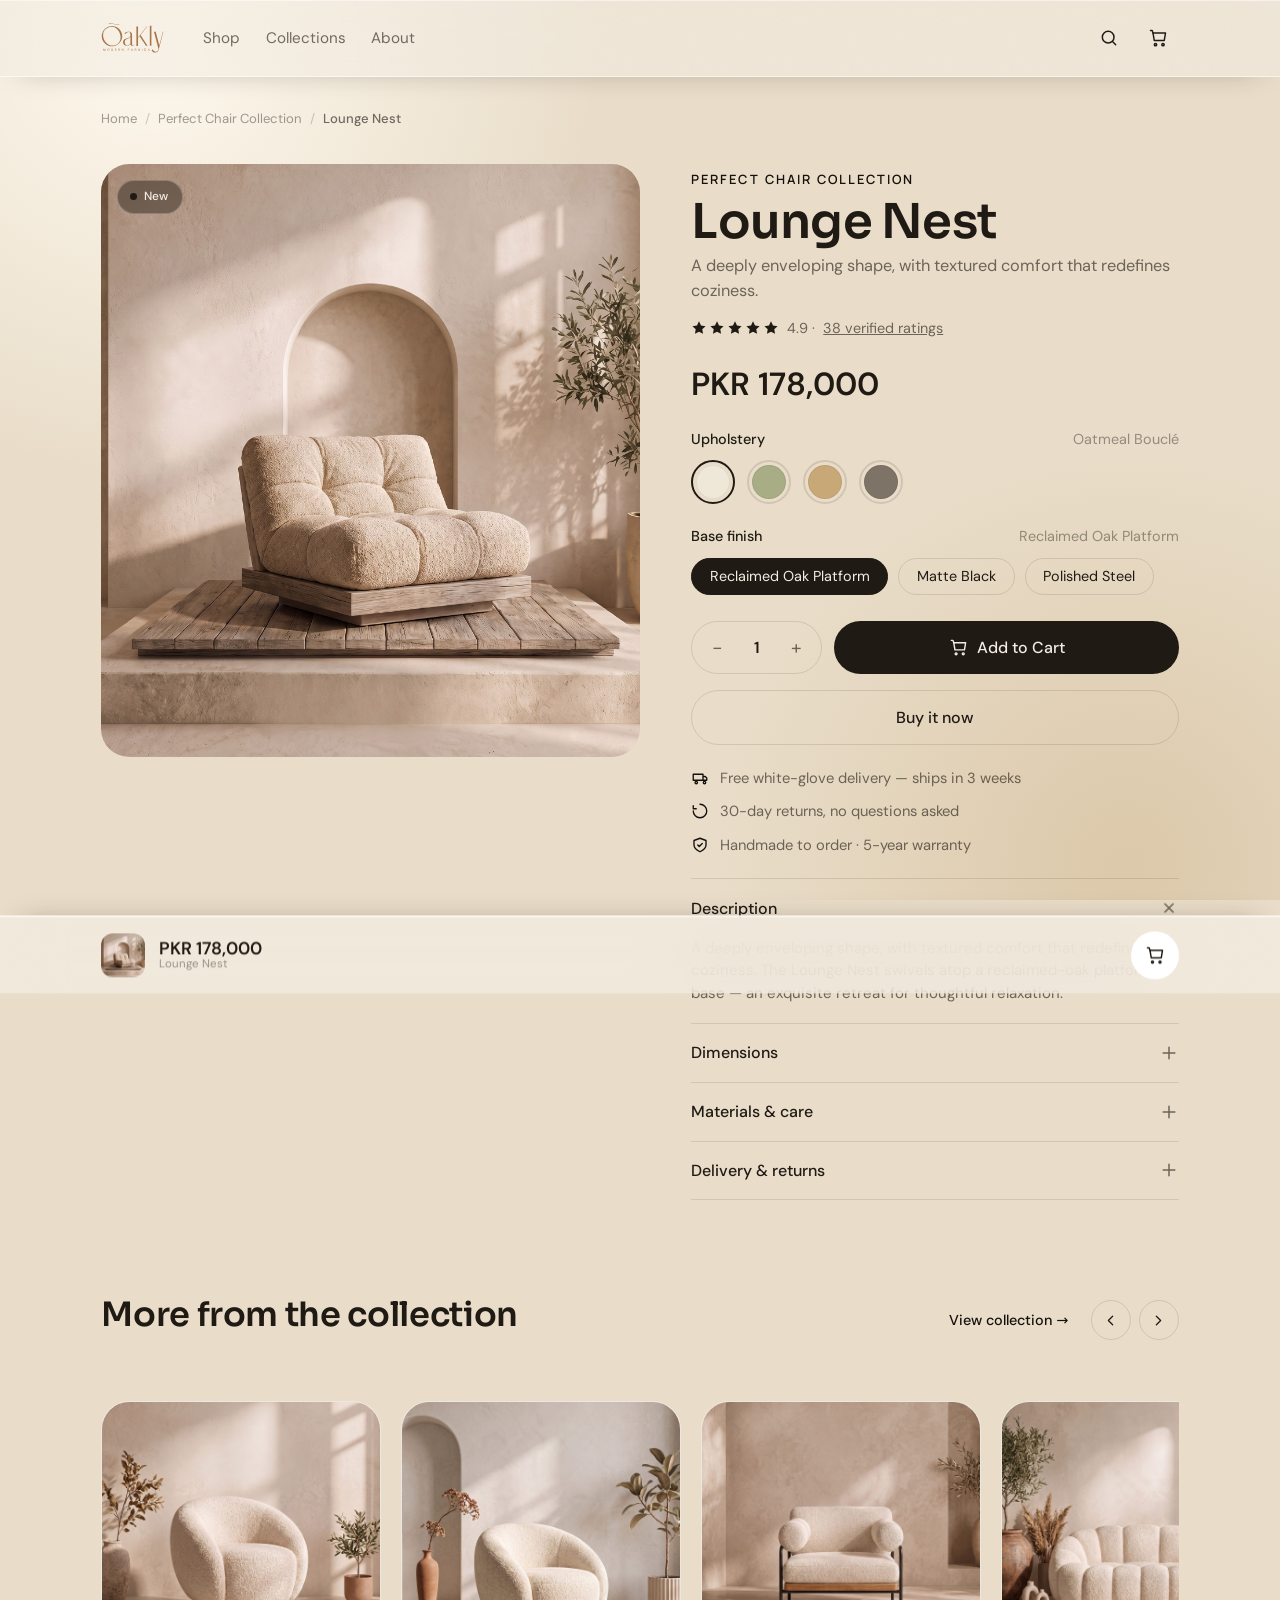
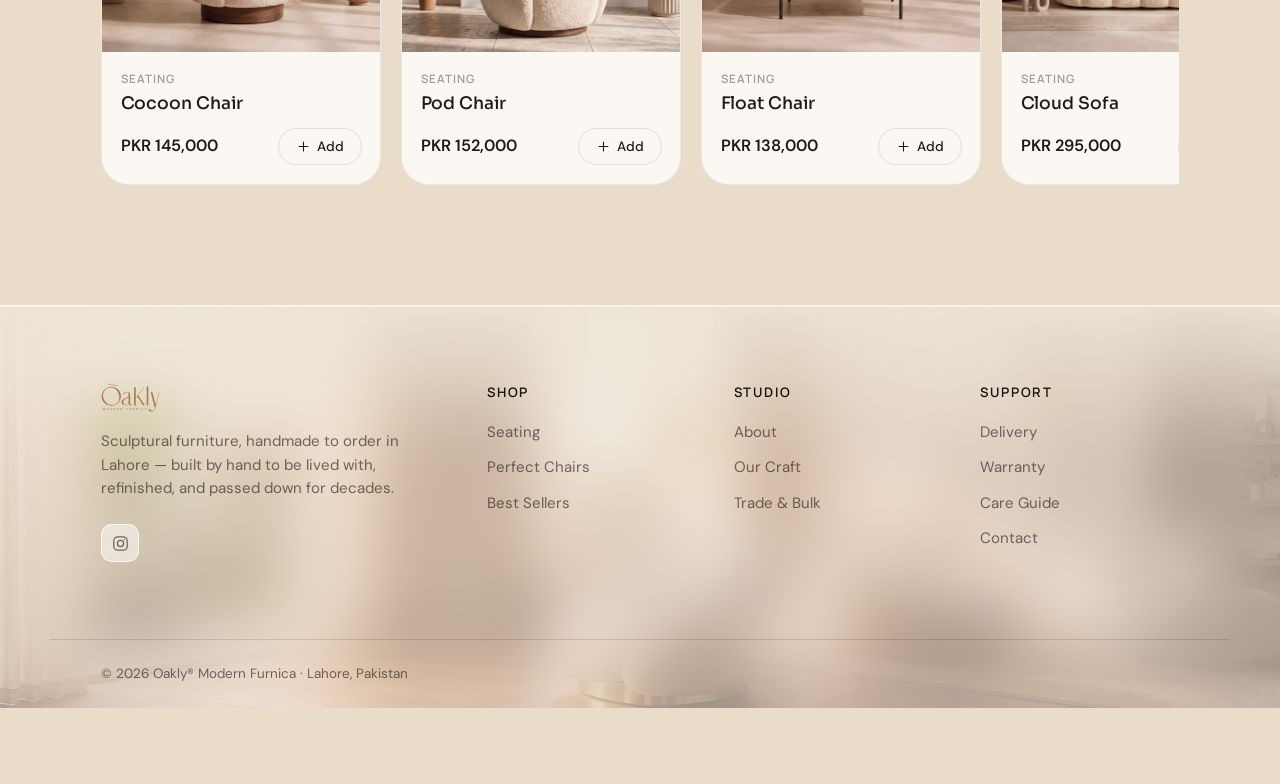
<file: lounge-nest.html>
<!DOCTYPE html>
<html lang="en">
<head>
  <meta charset="UTF-8" />
  <meta name="viewport" content="width=device-width, initial-scale=1.0" />
  <title>Lounge Nest — Oakly® Perfect Chair Collection</title>
  <meta name="description" content="Lounge Nest — A deeply enveloping shape, with textured comfort that redefines coziness. Handmade to order by Oakly® Modern Furnica." />
  <link rel="icon" type="image/svg+xml" href="logo.svg" />
  <meta property="og:type" content="website" />
  <meta property="og:title" content="Lounge Nest — Oakly® Perfect Chair Collection" />
  <meta property="og:description" content="Lounge Nest — A deeply enveloping shape, with textured comfort that redefines coziness. Handmade to order by Oakly® Modern Furnica." />
  <meta property="og:image" content="assets/chairs/lounge-nest.jpg" />
  <meta name="twitter:card" content="summary_large_image" />
  <meta name="twitter:title" content="Lounge Nest — Oakly® Perfect Chair Collection" />
  <meta name="twitter:description" content="Lounge Nest — A deeply enveloping shape, with textured comfort that redefines coziness. Handmade to order by Oakly® Modern Furnica." />
  <meta name="twitter:image" content="assets/chairs/lounge-nest.jpg" />
  <link rel="preload" href="assets/fonts/DMSans-Variable.woff2" as="font" type="font/woff2" crossorigin />
  <link rel="stylesheet" href="fonts.css" />
  <link rel="stylesheet" href="shop.css" />
  <link rel="stylesheet" href="product.css" />
</head>
<body>

  <div class="cursor" aria-hidden="true"><div class="cursor__dot"></div><div class="cursor__ring"></div></div>

  <!-- ===== Header ===== -->
  <header class="site-header">
    <div class="wrap site-header__row">
      <a class="brand" href="index.html" aria-label="Oakly home"><img src="logo.svg" alt="Oakly — Modern Furnica" /></a>
      <nav class="mainnav" aria-label="Primary">
        <a href="store.html">Shop</a>
        <a href="chairs.html">Collections</a>
        <a href="index.html">About</a>
      </nav>
      <div class="header-tools">
        <button class="icon-btn" aria-label="Search"><svg viewBox="0 0 24 24" fill="none" stroke="currentColor" stroke-width="1.8" stroke-linecap="round"><circle cx="11" cy="11" r="7"/><path d="m20 20-3.5-3.5"/></svg></button>
        <button class="icon-btn cart-btn" aria-label="Cart">
          <svg viewBox="0 0 24 24" fill="none" stroke="currentColor" stroke-width="1.8" stroke-linecap="round" stroke-linejoin="round"><path d="M6 6h15l-1.5 9h-12z"/><path d="M6 6 5 3H3"/><circle cx="9" cy="20" r="1.4"/><circle cx="18" cy="20" r="1.4"/></svg>
          <span class="cart-count" aria-hidden="true">0</span>
        </button>
        <button class="icon-btn nav-toggle" aria-label="Menu" aria-expanded="false"><svg viewBox="0 0 24 24" fill="none" stroke="currentColor" stroke-width="1.8" stroke-linecap="round"><path d="M4 7h16M4 12h16M4 17h16"/></svg></button>
      </div>
    </div>
  </header>

  <main class="wrap">
    <nav class="breadcrumb" aria-label="Breadcrumb">
      <a href="index.html">Home</a><span>/</span>
      <a href="chairs.html">Perfect Chair Collection</a><span>/</span>
      <b>Lounge Nest</b>
    </nav>

    <div class="product">

      <!-- ===== Gallery ===== -->
      <div class="gallery">
        <figure class="gallery__main">
          <span class="gallery__badge"><span class="dot"></span>New</span>
          <img data-gallery-main src="assets/chairs/lounge-nest.jpg" alt="Lounge Nest — A deeply enveloping shape, with textured comfort that redefines coziness." fetchpriority="high" />
        </figure>
      </div>

      <!-- ===== Info ===== -->
      <div class="info">
        <p class="info__eyebrow">Perfect Chair Collection</p>
        <h1 class="info__title">Lounge Nest</h1>
        <p class="info__sub">A deeply enveloping shape, with textured comfort that redefines coziness.</p>

        <div class="rating">
          <span class="stars" aria-hidden="true">
            <svg viewBox="0 0 24 24" fill="currentColor"><path d="m12 2 3 6.3 6.9.9-5 4.8 1.2 6.8L12 17.8 5.9 20.8 7.1 14l-5-4.8 6.9-.9z"/></svg>
            <svg viewBox="0 0 24 24" fill="currentColor"><path d="m12 2 3 6.3 6.9.9-5 4.8 1.2 6.8L12 17.8 5.9 20.8 7.1 14l-5-4.8 6.9-.9z"/></svg>
            <svg viewBox="0 0 24 24" fill="currentColor"><path d="m12 2 3 6.3 6.9.9-5 4.8 1.2 6.8L12 17.8 5.9 20.8 7.1 14l-5-4.8 6.9-.9z"/></svg>
            <svg viewBox="0 0 24 24" fill="currentColor"><path d="m12 2 3 6.3 6.9.9-5 4.8 1.2 6.8L12 17.8 5.9 20.8 7.1 14l-5-4.8 6.9-.9z"/></svg>
            <svg viewBox="0 0 24 24" fill="currentColor"><path d="m12 2 3 6.3 6.9.9-5 4.8 1.2 6.8L12 17.8 5.9 20.8 7.1 14l-5-4.8 6.9-.9z"/></svg>
          </span>
          4.9 · <a href="#details" style="text-decoration:underline">38 verified ratings</a>
        </div>

        <div class="price" data-buy-anchor>
          <span class="price__now">PKR 178,000</span>
        </div>

        <div class="opt">
          <div class="opt__label"><b>Upholstery</b><span>Oatmeal Bouclé</span></div>
          <div class="swatches" data-select-group>
            <button class="swatch is-active" data-select style="--c:#efe7d8" aria-label="Ivory Bouclé"></button>
            <button class="swatch" data-select style="--c:#a9ad86" aria-label="Olive Bouclé"></button>
            <button class="swatch" data-select style="--c:#c9a878" aria-label="Camel"></button>
            <button class="swatch" data-select style="--c:#7d7367" aria-label="Clay"></button>
          </div>
        </div>

        <div class="opt">
          <div class="opt__label"><b>Base finish</b><span>Reclaimed Oak Platform</span></div>
          <div class="chips" data-select-group>
            <button class="chip is-active" data-select>Reclaimed Oak Platform</button>
            <button class="chip" data-select>Matte Black</button>
            <button class="chip" data-select>Polished Steel</button>
          </div>
        </div>

        <div class="buy-row">
          <div class="qty">
            <button data-qty="down" aria-label="Decrease quantity">−</button>
            <input data-qty-input type="number" value="1" min="1" max="99" aria-label="Quantity" />
            <button data-qty="up" aria-label="Increase quantity">+</button>
          </div>
          <button class="btn btn--full" data-add="main" data-name="Lounge Nest" data-price="178000" data-img="assets/chairs/lounge-nest.jpg" data-href="lounge-nest.html"><svg viewBox="0 0 24 24" fill="none" stroke="currentColor" stroke-width="1.8" stroke-linecap="round" stroke-linejoin="round"><path d="M6 6h15l-1.5 9h-12z"/><path d="M6 6 5 3H3"/><circle cx="9" cy="20" r="1.2"/><circle cx="18" cy="20" r="1.2"/></svg><span>Add to Cart</span></button>
        </div>
        <button class="btn btn--ghost btn--full" data-add="buynow" data-name="Lounge Nest" data-price="178000" data-img="assets/chairs/lounge-nest.jpg" data-href="lounge-nest.html"><span>Buy it now</span></button>

        <ul class="reassure-list">
          <li><svg viewBox="0 0 24 24" fill="none" stroke="currentColor" stroke-width="1.8" stroke-linecap="round" stroke-linejoin="round"><path d="M3 7h13v8H3zM16 10h3l2 2v3h-5z"/><circle cx="7" cy="18" r="1.6"/><circle cx="18" cy="18" r="1.6"/></svg> Free white-glove delivery — ships in 3 weeks</li>
          <li><svg viewBox="0 0 24 24" fill="none" stroke="currentColor" stroke-width="1.8" stroke-linecap="round" stroke-linejoin="round"><path d="M3 12a9 9 0 1 0 9-9"/><path d="M3 5v4h4"/></svg> 30-day returns, no questions asked</li>
          <li><svg viewBox="0 0 24 24" fill="none" stroke="currentColor" stroke-width="1.8" stroke-linecap="round" stroke-linejoin="round"><path d="M12 3 4 6v6c0 5 8 9 8 9s8-4 8-9V6z"/><path d="m9 12 2 2 4-4"/></svg> Handmade to order · 5-year warranty</li>
        </ul>

        <!-- ===== Accordion ===== -->
        <div class="accordion" id="details">
          <div class="acc is-open">
            <button class="acc__head">Description <svg viewBox="0 0 24 24" fill="none" stroke="currentColor" stroke-width="1.8" stroke-linecap="round"><path d="M12 5v14M5 12h14"/></svg></button>
            <div class="acc__body"><div class="acc__inner"><p>A deeply enveloping shape, with textured comfort that redefines coziness. The Lounge Nest swivels atop a reclaimed-oak platform base — an exquisite retreat for thoughtful relaxation.</p></div></div>
          </div>
          <div class="acc">
            <button class="acc__head">Dimensions <svg viewBox="0 0 24 24" fill="none" stroke="currentColor" stroke-width="1.8" stroke-linecap="round"><path d="M12 5v14M5 12h14"/></svg></button>
            <div class="acc__body"><div class="acc__inner"><ul>
              <li><span>Width</span><b>100 cm</b></li>
              <li><span>Depth</span><b>96 cm</b></li>
              <li><span>Height</span><b>68 cm</b></li>
              <li><span>Seat height</span><b>34 cm</b></li>
              <li><span>Weight</span><b>26 kg</b></li>
            </ul></div></div>
          </div>
          <div class="acc">
            <button class="acc__head">Materials &amp; care <svg viewBox="0 0 24 24" fill="none" stroke="currentColor" stroke-width="1.8" stroke-linecap="round"><path d="M12 5v14M5 12h14"/></svg></button>
            <div class="acc__body"><div class="acc__inner"><p>Upholstery: Oatmeal Bouclé. Base: Reclaimed Oak Platform. Spot-clean with a soft, damp cloth; vacuum on low with a brush head. Removable covers available on request.</p></div></div>
          </div>
          <div class="acc">
            <button class="acc__head">Delivery &amp; returns <svg viewBox="0 0 24 24" fill="none" stroke="currentColor" stroke-width="1.8" stroke-linecap="round"><path d="M12 5v14M5 12h14"/></svg></button>
            <div class="acc__body"><div class="acc__inner"><p>Made to order and dispatched within 3 weeks via free white-glove delivery — we place it in your room and take away the packaging. Return within 30 days for a full refund; we collect at no cost.</p></div></div>
          </div>
        </div>
      </div>
    </div>

    <!-- ===== Complete the look ===== -->
    <div class="section-head reveal">
      <h2>More from the collection</h2>
      <div class="section-head__nav"><a href="chairs.html">View collection →</a><div class="rail-arrows"><button class="rail-arrow" data-rail-prev aria-label="Scroll left" disabled><svg viewBox="0 0 24 24" fill="none" stroke="currentColor" stroke-width="1.8" stroke-linecap="round" stroke-linejoin="round"><path d="m15 6-6 6 6 6"/></svg></button><button class="rail-arrow" data-rail-next aria-label="Scroll right"><svg viewBox="0 0 24 24" fill="none" stroke="currentColor" stroke-width="1.8" stroke-linecap="round" stroke-linejoin="round"><path d="m9 6 6 6-6 6"/></svg></button></div></div>
    </div>
    <div class="rail-wrap"><div class="rail reveal">
      <article class="pcard">
        <div class="pcard__media"><a href="cocoon-chair.html"><img src="assets/chairs/cocoon-chair.jpg" alt="Cocoon Chair" loading="lazy" /></a></div>
        <div class="pcard__body"><p class="pcard__cat">Seating</p><h3 class="pcard__name"><a href="cocoon-chair.html">Cocoon Chair</a></h3><div class="pcard__foot"><span class="pcard__price"><b>PKR 145,000</b></span><button class="pcard__add pcard__add--rail" data-add data-name="Cocoon Chair" data-price="145000" data-img="assets/chairs/cocoon-chair.jpg" data-href="cocoon-chair.html"><svg viewBox="0 0 24 24" fill="none" stroke="currentColor" stroke-width="1.8" stroke-linecap="round" stroke-linejoin="round"><path d="M12 5v14M5 12h14"/></svg><span>Add</span></button></div></div>
      </article>

      <article class="pcard">
        <div class="pcard__media"><a href="pod-chair.html"><img src="assets/chairs/pod-chair.jpg" alt="Pod Chair" loading="lazy" /></a></div>
        <div class="pcard__body"><p class="pcard__cat">Seating</p><h3 class="pcard__name"><a href="pod-chair.html">Pod Chair</a></h3><div class="pcard__foot"><span class="pcard__price"><b>PKR 152,000</b></span><button class="pcard__add pcard__add--rail" data-add data-name="Pod Chair" data-price="152000" data-img="assets/chairs/pod-chair.jpg" data-href="pod-chair.html"><svg viewBox="0 0 24 24" fill="none" stroke="currentColor" stroke-width="1.8" stroke-linecap="round" stroke-linejoin="round"><path d="M12 5v14M5 12h14"/></svg><span>Add</span></button></div></div>
      </article>

      <article class="pcard">
        <div class="pcard__media"><a href="float-chair.html"><img src="assets/chairs/float-chair.jpg" alt="Float Chair" loading="lazy" /></a></div>
        <div class="pcard__body"><p class="pcard__cat">Seating</p><h3 class="pcard__name"><a href="float-chair.html">Float Chair</a></h3><div class="pcard__foot"><span class="pcard__price"><b>PKR 138,000</b></span><button class="pcard__add pcard__add--rail" data-add data-name="Float Chair" data-price="138000" data-img="assets/chairs/float-chair.jpg" data-href="float-chair.html"><svg viewBox="0 0 24 24" fill="none" stroke="currentColor" stroke-width="1.8" stroke-linecap="round" stroke-linejoin="round"><path d="M12 5v14M5 12h14"/></svg><span>Add</span></button></div></div>
      </article>

      <article class="pcard">
        <div class="pcard__media"><a href="cloud-sofa.html"><img src="assets/chairs/cloud-sofa.jpg" alt="Cloud Sofa" loading="lazy" /></a></div>
        <div class="pcard__body"><p class="pcard__cat">Seating</p><h3 class="pcard__name"><a href="cloud-sofa.html">Cloud Sofa</a></h3><div class="pcard__foot"><span class="pcard__price"><b>PKR 295,000</b></span><button class="pcard__add pcard__add--rail" data-add data-name="Cloud Sofa" data-price="295000" data-img="assets/chairs/cloud-sofa.jpg" data-href="cloud-sofa.html"><svg viewBox="0 0 24 24" fill="none" stroke="currentColor" stroke-width="1.8" stroke-linecap="round" stroke-linejoin="round"><path d="M12 5v14M5 12h14"/></svg><span>Add</span></button></div></div>
      </article>
    </div></div>
  </main>

  <!-- ===== Footer ===== -->
  <div class="footer-shell footer-shell--cta">
    <span class="footer-shell__img" aria-hidden="true"></span>
    <footer class="site-footer">
      <span class="site-footer__grain" aria-hidden="true"></span>

      <div class="wrap site-footer__grid">
        <div class="site-footer__brand">
          <img src="logo.svg" alt="Oakly" />
          <p>Sculptural furniture, handmade to order in Lahore — built by hand to be lived with, refinished, and passed down for decades.</p>
          <div class="site-footer__social">
            <a href="https://www.instagram.com/oakly_furnica/" target="_blank" rel="noopener" aria-label="Instagram">
              <svg viewBox="0 0 24 24" fill="none" stroke="currentColor" stroke-width="1.8" stroke-linecap="round" stroke-linejoin="round"><rect x="2.5" y="2.5" width="19" height="19" rx="5.5"/><circle cx="12" cy="12" r="4.4"/><circle cx="17.6" cy="6.4" r="1.1" fill="currentColor" stroke="none"/></svg>
            </a>
          </div>
        </div>

        <nav class="site-footer__col" aria-label="Shop">
          <h4>Shop</h4>
          <ul>
            <li><a href="store.html">Seating</a></li>
            <li><a href="chairs.html">Perfect Chairs</a></li>
            <li><a href="store.html">Best Sellers</a></li>
          </ul>
        </nav>

        <nav class="site-footer__col" aria-label="Studio">
          <h4>Studio</h4>
          <ul>
            <li><a href="index.html#about">About</a></li>
            <li><a href="index.html">Our Craft</a></li>
            <li><a href="https://wa.me/923005926262?text=Hi%20Oakly!%20I'm%20enquiring%20about%20a%20trade%2Fbulk%20order." target="_blank" rel="noopener">Trade &amp; Bulk</a></li>
          </ul>
        </nav>

        <nav class="site-footer__col" aria-label="Support">
          <h4>Support</h4>
          <ul>
            <li><a href="index.html#faq">Delivery</a></li>
            <li><a href="index.html#faq">Warranty</a></li>
            <li><a href="index.html">Care Guide</a></li>
            <li><a href="https://wa.me/923005926262" target="_blank" rel="noopener">Contact</a></li>
          </ul>
        </nav>
      </div>

      <div class="wrap site-footer__bar">
        <span>© 2026 Oakly® Modern Furnica · Lahore, Pakistan</span>
      </div>
    </footer>
  </div>

  <!-- ===== Sticky mobile buy bar ===== -->
  <div class="sticky-buy">
    <div class="sticky-buy__capsule"><div class="sticky-buy__thumb"><img src="assets/chairs/lounge-nest.jpg" alt="Lounge Nest" loading="lazy" /></div><div class="sticky-buy__price"><b>PKR 178,000</b><small>Lounge Nest</small></div>
    <button class="btn" data-add="main" data-name="Lounge Nest" data-price="178000" data-img="assets/chairs/lounge-nest.jpg" data-href="lounge-nest.html"><svg viewBox="0 0 24 24" fill="none" stroke="currentColor" stroke-width="1.8" stroke-linecap="round" stroke-linejoin="round" aria-hidden="true"><path d="M6 6h15l-1.5 9h-12z"/><path d="M6 6 5 3H3"/><circle cx="9" cy="20" r="1.2"/><circle cx="18" cy="20" r="1.2"/></svg><span>Add to Cart</span></button></div>
  </div>

  <script src="assets/vendor/lenis.min.js"></script>
  <script src="shop.js"></script>
</body>
</html>
</file>
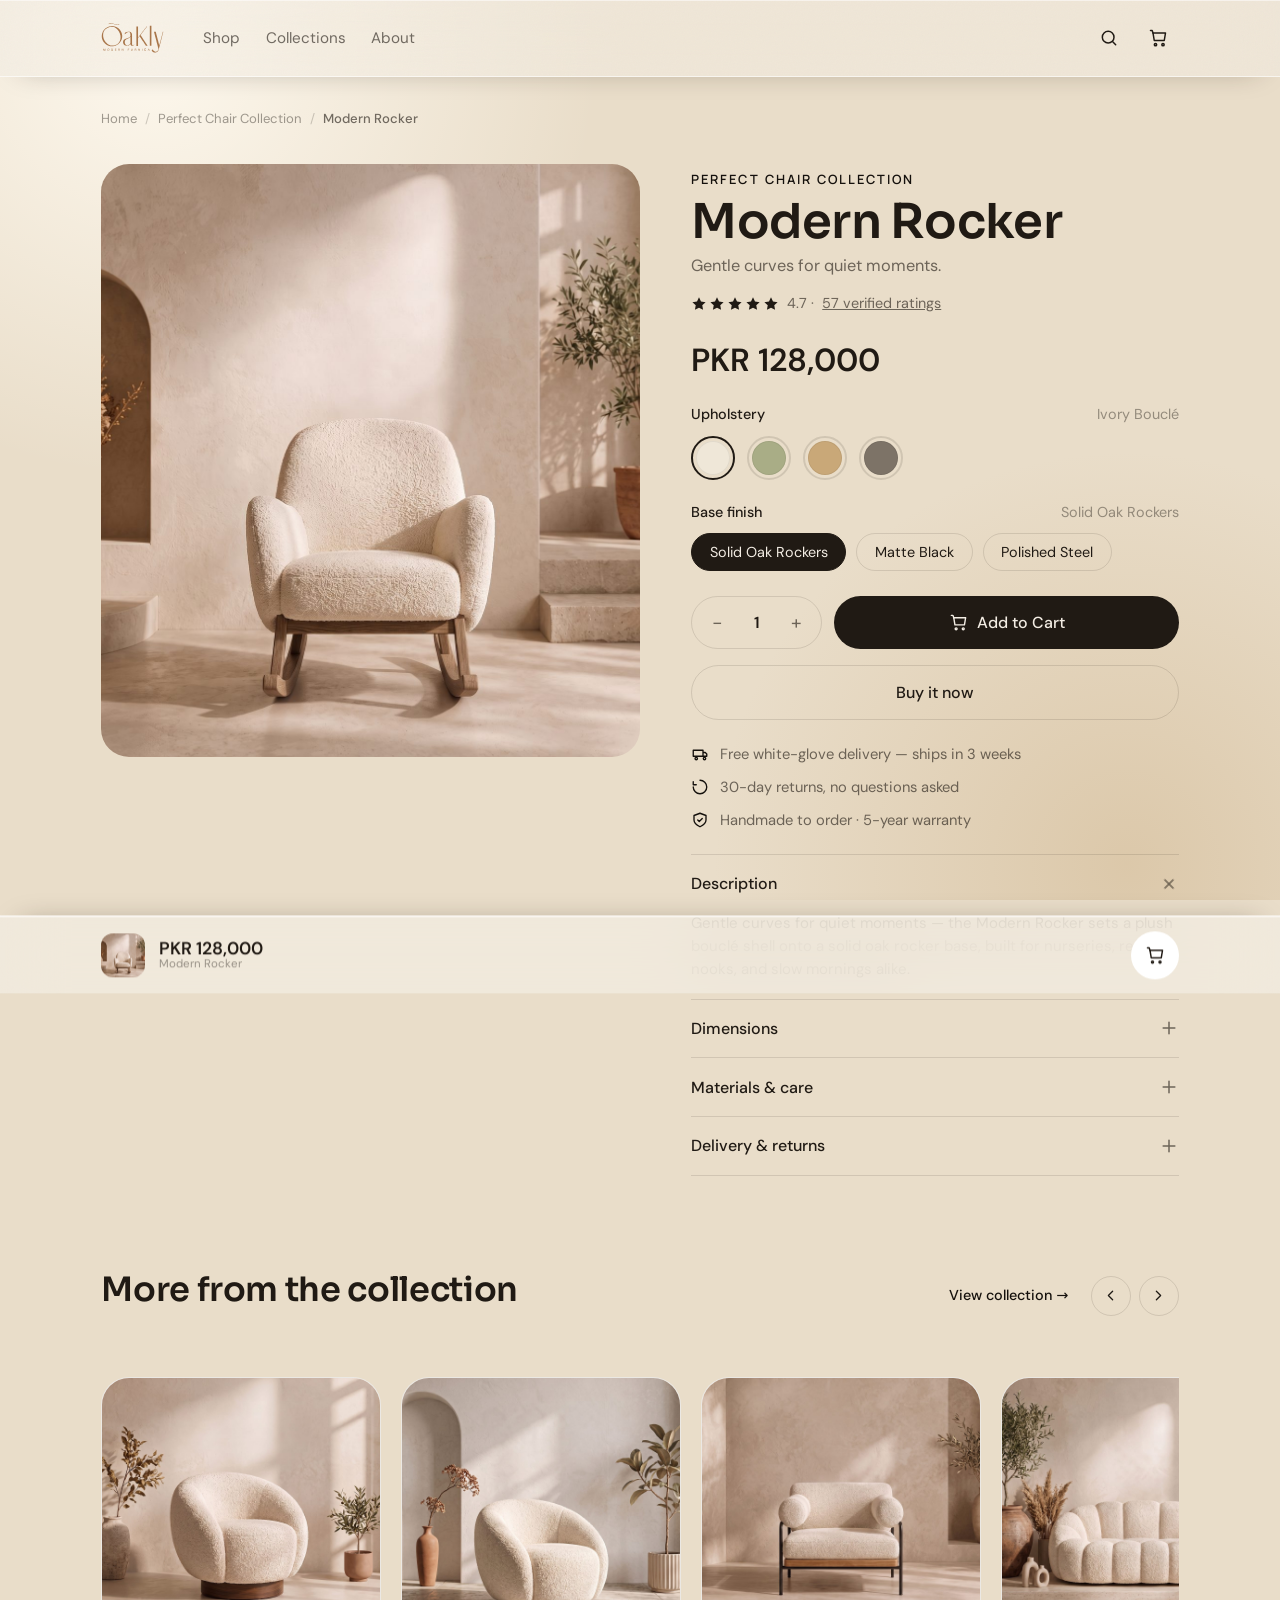
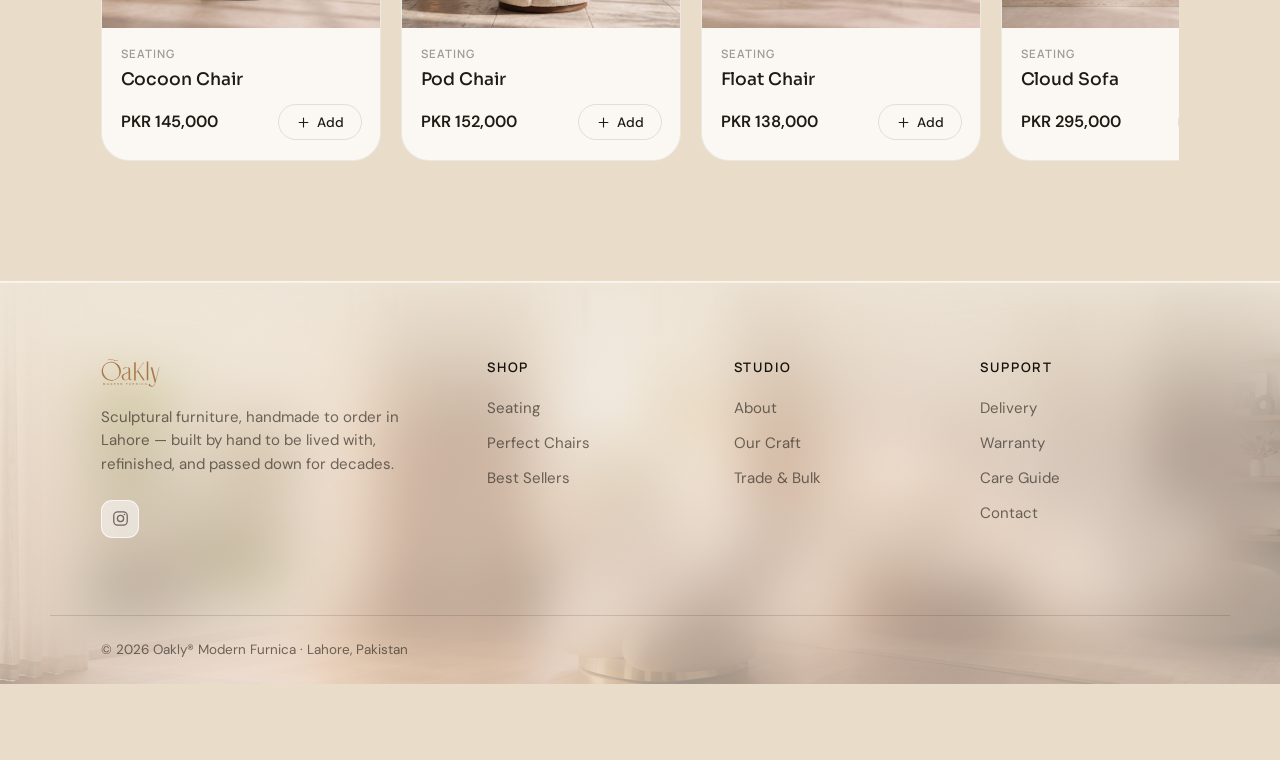
<file: modern-rocker.html>
<!DOCTYPE html>
<html lang="en">
<head>
  <meta charset="UTF-8" />
  <meta name="viewport" content="width=device-width, initial-scale=1.0" />
  <title>Modern Rocker — Oakly® Perfect Chair Collection</title>
  <meta name="description" content="Modern Rocker — Gentle curves for quiet moments. Handmade to order by Oakly® Modern Furnica." />
  <link rel="icon" type="image/svg+xml" href="logo.svg" />
  <meta property="og:type" content="website" />
  <meta property="og:title" content="Modern Rocker — Oakly® Perfect Chair Collection" />
  <meta property="og:description" content="Modern Rocker — Gentle curves for quiet moments. Handmade to order by Oakly® Modern Furnica." />
  <meta property="og:image" content="assets/chairs/modern-rocker.jpg" />
  <meta name="twitter:card" content="summary_large_image" />
  <meta name="twitter:title" content="Modern Rocker — Oakly® Perfect Chair Collection" />
  <meta name="twitter:description" content="Modern Rocker — Gentle curves for quiet moments. Handmade to order by Oakly® Modern Furnica." />
  <meta name="twitter:image" content="assets/chairs/modern-rocker.jpg" />
  <link rel="preload" href="assets/fonts/DMSans-Variable.woff2" as="font" type="font/woff2" crossorigin />
  <link rel="stylesheet" href="fonts.css" />
  <link rel="stylesheet" href="shop.css" />
  <link rel="stylesheet" href="product.css" />
</head>
<body>

  <div class="cursor" aria-hidden="true"><div class="cursor__dot"></div><div class="cursor__ring"></div></div>

  <!-- ===== Header ===== -->
  <header class="site-header">
    <div class="wrap site-header__row">
      <a class="brand" href="index.html" aria-label="Oakly home"><img src="logo.svg" alt="Oakly — Modern Furnica" /></a>
      <nav class="mainnav" aria-label="Primary">
        <a href="store.html">Shop</a>
        <a href="chairs.html">Collections</a>
        <a href="index.html">About</a>
      </nav>
      <div class="header-tools">
        <button class="icon-btn" aria-label="Search"><svg viewBox="0 0 24 24" fill="none" stroke="currentColor" stroke-width="1.8" stroke-linecap="round"><circle cx="11" cy="11" r="7"/><path d="m20 20-3.5-3.5"/></svg></button>
        <button class="icon-btn cart-btn" aria-label="Cart">
          <svg viewBox="0 0 24 24" fill="none" stroke="currentColor" stroke-width="1.8" stroke-linecap="round" stroke-linejoin="round"><path d="M6 6h15l-1.5 9h-12z"/><path d="M6 6 5 3H3"/><circle cx="9" cy="20" r="1.4"/><circle cx="18" cy="20" r="1.4"/></svg>
          <span class="cart-count" aria-hidden="true">0</span>
        </button>
        <button class="icon-btn nav-toggle" aria-label="Menu" aria-expanded="false"><svg viewBox="0 0 24 24" fill="none" stroke="currentColor" stroke-width="1.8" stroke-linecap="round"><path d="M4 7h16M4 12h16M4 17h16"/></svg></button>
      </div>
    </div>
  </header>

  <main class="wrap">
    <nav class="breadcrumb" aria-label="Breadcrumb">
      <a href="index.html">Home</a><span>/</span>
      <a href="chairs.html">Perfect Chair Collection</a><span>/</span>
      <b>Modern Rocker</b>
    </nav>

    <div class="product">

      <!-- ===== Gallery ===== -->
      <div class="gallery">
        <figure class="gallery__main">
          
          <img data-gallery-main src="assets/chairs/modern-rocker.jpg" alt="Modern Rocker — Gentle curves for quiet moments." fetchpriority="high" />
        </figure>
      </div>

      <!-- ===== Info ===== -->
      <div class="info">
        <p class="info__eyebrow">Perfect Chair Collection</p>
        <h1 class="info__title">Modern Rocker</h1>
        <p class="info__sub">Gentle curves for quiet moments.</p>

        <div class="rating">
          <span class="stars" aria-hidden="true">
            <svg viewBox="0 0 24 24" fill="currentColor"><path d="m12 2 3 6.3 6.9.9-5 4.8 1.2 6.8L12 17.8 5.9 20.8 7.1 14l-5-4.8 6.9-.9z"/></svg>
            <svg viewBox="0 0 24 24" fill="currentColor"><path d="m12 2 3 6.3 6.9.9-5 4.8 1.2 6.8L12 17.8 5.9 20.8 7.1 14l-5-4.8 6.9-.9z"/></svg>
            <svg viewBox="0 0 24 24" fill="currentColor"><path d="m12 2 3 6.3 6.9.9-5 4.8 1.2 6.8L12 17.8 5.9 20.8 7.1 14l-5-4.8 6.9-.9z"/></svg>
            <svg viewBox="0 0 24 24" fill="currentColor"><path d="m12 2 3 6.3 6.9.9-5 4.8 1.2 6.8L12 17.8 5.9 20.8 7.1 14l-5-4.8 6.9-.9z"/></svg>
            <svg viewBox="0 0 24 24" fill="currentColor"><path d="m12 2 3 6.3 6.9.9-5 4.8 1.2 6.8L12 17.8 5.9 20.8 7.1 14l-5-4.8 6.9-.9z"/></svg>
          </span>
          4.7 · <a href="#details" style="text-decoration:underline">57 verified ratings</a>
        </div>

        <div class="price" data-buy-anchor>
          <span class="price__now">PKR 128,000</span>
        </div>

        <div class="opt">
          <div class="opt__label"><b>Upholstery</b><span>Ivory Bouclé</span></div>
          <div class="swatches" data-select-group>
            <button class="swatch is-active" data-select style="--c:#efe7d8" aria-label="Ivory Bouclé"></button>
            <button class="swatch" data-select style="--c:#a9ad86" aria-label="Olive Bouclé"></button>
            <button class="swatch" data-select style="--c:#c9a878" aria-label="Camel"></button>
            <button class="swatch" data-select style="--c:#7d7367" aria-label="Clay"></button>
          </div>
        </div>

        <div class="opt">
          <div class="opt__label"><b>Base finish</b><span>Solid Oak Rockers</span></div>
          <div class="chips" data-select-group>
            <button class="chip is-active" data-select>Solid Oak Rockers</button>
            <button class="chip" data-select>Matte Black</button>
            <button class="chip" data-select>Polished Steel</button>
          </div>
        </div>

        <div class="buy-row">
          <div class="qty">
            <button data-qty="down" aria-label="Decrease quantity">−</button>
            <input data-qty-input type="number" value="1" min="1" max="99" aria-label="Quantity" />
            <button data-qty="up" aria-label="Increase quantity">+</button>
          </div>
          <button class="btn btn--full" data-add="main" data-name="Modern Rocker" data-price="128000" data-img="assets/chairs/modern-rocker.jpg" data-href="modern-rocker.html"><svg viewBox="0 0 24 24" fill="none" stroke="currentColor" stroke-width="1.8" stroke-linecap="round" stroke-linejoin="round"><path d="M6 6h15l-1.5 9h-12z"/><path d="M6 6 5 3H3"/><circle cx="9" cy="20" r="1.2"/><circle cx="18" cy="20" r="1.2"/></svg><span>Add to Cart</span></button>
        </div>
        <button class="btn btn--ghost btn--full" data-add="buynow" data-name="Modern Rocker" data-price="128000" data-img="assets/chairs/modern-rocker.jpg" data-href="modern-rocker.html"><span>Buy it now</span></button>

        <ul class="reassure-list">
          <li><svg viewBox="0 0 24 24" fill="none" stroke="currentColor" stroke-width="1.8" stroke-linecap="round" stroke-linejoin="round"><path d="M3 7h13v8H3zM16 10h3l2 2v3h-5z"/><circle cx="7" cy="18" r="1.6"/><circle cx="18" cy="18" r="1.6"/></svg> Free white-glove delivery — ships in 3 weeks</li>
          <li><svg viewBox="0 0 24 24" fill="none" stroke="currentColor" stroke-width="1.8" stroke-linecap="round" stroke-linejoin="round"><path d="M3 12a9 9 0 1 0 9-9"/><path d="M3 5v4h4"/></svg> 30-day returns, no questions asked</li>
          <li><svg viewBox="0 0 24 24" fill="none" stroke="currentColor" stroke-width="1.8" stroke-linecap="round" stroke-linejoin="round"><path d="M12 3 4 6v6c0 5 8 9 8 9s8-4 8-9V6z"/><path d="m9 12 2 2 4-4"/></svg> Handmade to order · 5-year warranty</li>
        </ul>

        <!-- ===== Accordion ===== -->
        <div class="accordion" id="details">
          <div class="acc is-open">
            <button class="acc__head">Description <svg viewBox="0 0 24 24" fill="none" stroke="currentColor" stroke-width="1.8" stroke-linecap="round"><path d="M12 5v14M5 12h14"/></svg></button>
            <div class="acc__body"><div class="acc__inner"><p>Gentle curves for quiet moments — the Modern Rocker sets a plush bouclé shell onto a solid oak rocker base, built for nurseries, reading nooks, and slow mornings alike.</p></div></div>
          </div>
          <div class="acc">
            <button class="acc__head">Dimensions <svg viewBox="0 0 24 24" fill="none" stroke="currentColor" stroke-width="1.8" stroke-linecap="round"><path d="M12 5v14M5 12h14"/></svg></button>
            <div class="acc__body"><div class="acc__inner"><ul>
              <li><span>Width</span><b>76 cm</b></li>
              <li><span>Depth</span><b>96 cm</b></li>
              <li><span>Height</span><b>82 cm</b></li>
              <li><span>Seat height</span><b>42 cm</b></li>
              <li><span>Weight</span><b>18 kg</b></li>
            </ul></div></div>
          </div>
          <div class="acc">
            <button class="acc__head">Materials &amp; care <svg viewBox="0 0 24 24" fill="none" stroke="currentColor" stroke-width="1.8" stroke-linecap="round"><path d="M12 5v14M5 12h14"/></svg></button>
            <div class="acc__body"><div class="acc__inner"><p>Upholstery: Ivory Bouclé. Base: Solid Oak Rockers. Spot-clean with a soft, damp cloth; vacuum on low with a brush head. Removable covers available on request.</p></div></div>
          </div>
          <div class="acc">
            <button class="acc__head">Delivery &amp; returns <svg viewBox="0 0 24 24" fill="none" stroke="currentColor" stroke-width="1.8" stroke-linecap="round"><path d="M12 5v14M5 12h14"/></svg></button>
            <div class="acc__body"><div class="acc__inner"><p>Made to order and dispatched within 3 weeks via free white-glove delivery — we place it in your room and take away the packaging. Return within 30 days for a full refund; we collect at no cost.</p></div></div>
          </div>
        </div>
      </div>
    </div>

    <!-- ===== Complete the look ===== -->
    <div class="section-head reveal">
      <h2>More from the collection</h2>
      <div class="section-head__nav"><a href="chairs.html">View collection →</a><div class="rail-arrows"><button class="rail-arrow" data-rail-prev aria-label="Scroll left" disabled><svg viewBox="0 0 24 24" fill="none" stroke="currentColor" stroke-width="1.8" stroke-linecap="round" stroke-linejoin="round"><path d="m15 6-6 6 6 6"/></svg></button><button class="rail-arrow" data-rail-next aria-label="Scroll right"><svg viewBox="0 0 24 24" fill="none" stroke="currentColor" stroke-width="1.8" stroke-linecap="round" stroke-linejoin="round"><path d="m9 6 6 6-6 6"/></svg></button></div></div>
    </div>
    <div class="rail-wrap"><div class="rail reveal">
      <article class="pcard">
        <div class="pcard__media"><a href="cocoon-chair.html"><img src="assets/chairs/cocoon-chair.jpg" alt="Cocoon Chair" loading="lazy" /></a></div>
        <div class="pcard__body"><p class="pcard__cat">Seating</p><h3 class="pcard__name"><a href="cocoon-chair.html">Cocoon Chair</a></h3><div class="pcard__foot"><span class="pcard__price"><b>PKR 145,000</b></span><button class="pcard__add pcard__add--rail" data-add data-name="Cocoon Chair" data-price="145000" data-img="assets/chairs/cocoon-chair.jpg" data-href="cocoon-chair.html"><svg viewBox="0 0 24 24" fill="none" stroke="currentColor" stroke-width="1.8" stroke-linecap="round" stroke-linejoin="round"><path d="M12 5v14M5 12h14"/></svg><span>Add</span></button></div></div>
      </article>

      <article class="pcard">
        <div class="pcard__media"><a href="pod-chair.html"><img src="assets/chairs/pod-chair.jpg" alt="Pod Chair" loading="lazy" /></a></div>
        <div class="pcard__body"><p class="pcard__cat">Seating</p><h3 class="pcard__name"><a href="pod-chair.html">Pod Chair</a></h3><div class="pcard__foot"><span class="pcard__price"><b>PKR 152,000</b></span><button class="pcard__add pcard__add--rail" data-add data-name="Pod Chair" data-price="152000" data-img="assets/chairs/pod-chair.jpg" data-href="pod-chair.html"><svg viewBox="0 0 24 24" fill="none" stroke="currentColor" stroke-width="1.8" stroke-linecap="round" stroke-linejoin="round"><path d="M12 5v14M5 12h14"/></svg><span>Add</span></button></div></div>
      </article>

      <article class="pcard">
        <div class="pcard__media"><a href="float-chair.html"><img src="assets/chairs/float-chair.jpg" alt="Float Chair" loading="lazy" /></a></div>
        <div class="pcard__body"><p class="pcard__cat">Seating</p><h3 class="pcard__name"><a href="float-chair.html">Float Chair</a></h3><div class="pcard__foot"><span class="pcard__price"><b>PKR 138,000</b></span><button class="pcard__add pcard__add--rail" data-add data-name="Float Chair" data-price="138000" data-img="assets/chairs/float-chair.jpg" data-href="float-chair.html"><svg viewBox="0 0 24 24" fill="none" stroke="currentColor" stroke-width="1.8" stroke-linecap="round" stroke-linejoin="round"><path d="M12 5v14M5 12h14"/></svg><span>Add</span></button></div></div>
      </article>

      <article class="pcard">
        <div class="pcard__media"><a href="cloud-sofa.html"><img src="assets/chairs/cloud-sofa.jpg" alt="Cloud Sofa" loading="lazy" /></a></div>
        <div class="pcard__body"><p class="pcard__cat">Seating</p><h3 class="pcard__name"><a href="cloud-sofa.html">Cloud Sofa</a></h3><div class="pcard__foot"><span class="pcard__price"><b>PKR 295,000</b></span><button class="pcard__add pcard__add--rail" data-add data-name="Cloud Sofa" data-price="295000" data-img="assets/chairs/cloud-sofa.jpg" data-href="cloud-sofa.html"><svg viewBox="0 0 24 24" fill="none" stroke="currentColor" stroke-width="1.8" stroke-linecap="round" stroke-linejoin="round"><path d="M12 5v14M5 12h14"/></svg><span>Add</span></button></div></div>
      </article>
    </div></div>
  </main>

  <!-- ===== Footer ===== -->
  <div class="footer-shell footer-shell--cta">
    <span class="footer-shell__img" aria-hidden="true"></span>
    <footer class="site-footer">
      <span class="site-footer__grain" aria-hidden="true"></span>

      <div class="wrap site-footer__grid">
        <div class="site-footer__brand">
          <img src="logo.svg" alt="Oakly" />
          <p>Sculptural furniture, handmade to order in Lahore — built by hand to be lived with, refinished, and passed down for decades.</p>
          <div class="site-footer__social">
            <a href="https://www.instagram.com/oakly_furnica/" target="_blank" rel="noopener" aria-label="Instagram">
              <svg viewBox="0 0 24 24" fill="none" stroke="currentColor" stroke-width="1.8" stroke-linecap="round" stroke-linejoin="round"><rect x="2.5" y="2.5" width="19" height="19" rx="5.5"/><circle cx="12" cy="12" r="4.4"/><circle cx="17.6" cy="6.4" r="1.1" fill="currentColor" stroke="none"/></svg>
            </a>
          </div>
        </div>

        <nav class="site-footer__col" aria-label="Shop">
          <h4>Shop</h4>
          <ul>
            <li><a href="store.html">Seating</a></li>
            <li><a href="chairs.html">Perfect Chairs</a></li>
            <li><a href="store.html">Best Sellers</a></li>
          </ul>
        </nav>

        <nav class="site-footer__col" aria-label="Studio">
          <h4>Studio</h4>
          <ul>
            <li><a href="index.html#about">About</a></li>
            <li><a href="index.html">Our Craft</a></li>
            <li><a href="https://wa.me/923005926262?text=Hi%20Oakly!%20I'm%20enquiring%20about%20a%20trade%2Fbulk%20order." target="_blank" rel="noopener">Trade &amp; Bulk</a></li>
          </ul>
        </nav>

        <nav class="site-footer__col" aria-label="Support">
          <h4>Support</h4>
          <ul>
            <li><a href="index.html#faq">Delivery</a></li>
            <li><a href="index.html#faq">Warranty</a></li>
            <li><a href="index.html">Care Guide</a></li>
            <li><a href="https://wa.me/923005926262" target="_blank" rel="noopener">Contact</a></li>
          </ul>
        </nav>
      </div>

      <div class="wrap site-footer__bar">
        <span>© 2026 Oakly® Modern Furnica · Lahore, Pakistan</span>
      </div>
    </footer>
  </div>

  <!-- ===== Sticky mobile buy bar ===== -->
  <div class="sticky-buy">
    <div class="sticky-buy__capsule"><div class="sticky-buy__thumb"><img src="assets/chairs/modern-rocker.jpg" alt="Modern Rocker" loading="lazy" /></div><div class="sticky-buy__price"><b>PKR 128,000</b><small>Modern Rocker</small></div>
    <button class="btn" data-add="main" data-name="Modern Rocker" data-price="128000" data-img="assets/chairs/modern-rocker.jpg" data-href="modern-rocker.html"><svg viewBox="0 0 24 24" fill="none" stroke="currentColor" stroke-width="1.8" stroke-linecap="round" stroke-linejoin="round" aria-hidden="true"><path d="M6 6h15l-1.5 9h-12z"/><path d="M6 6 5 3H3"/><circle cx="9" cy="20" r="1.2"/><circle cx="18" cy="20" r="1.2"/></svg><span>Add to Cart</span></button></div>
  </div>

  <script src="assets/vendor/lenis.min.js"></script>
  <script src="shop.js"></script>
</body>
</html>
</file>
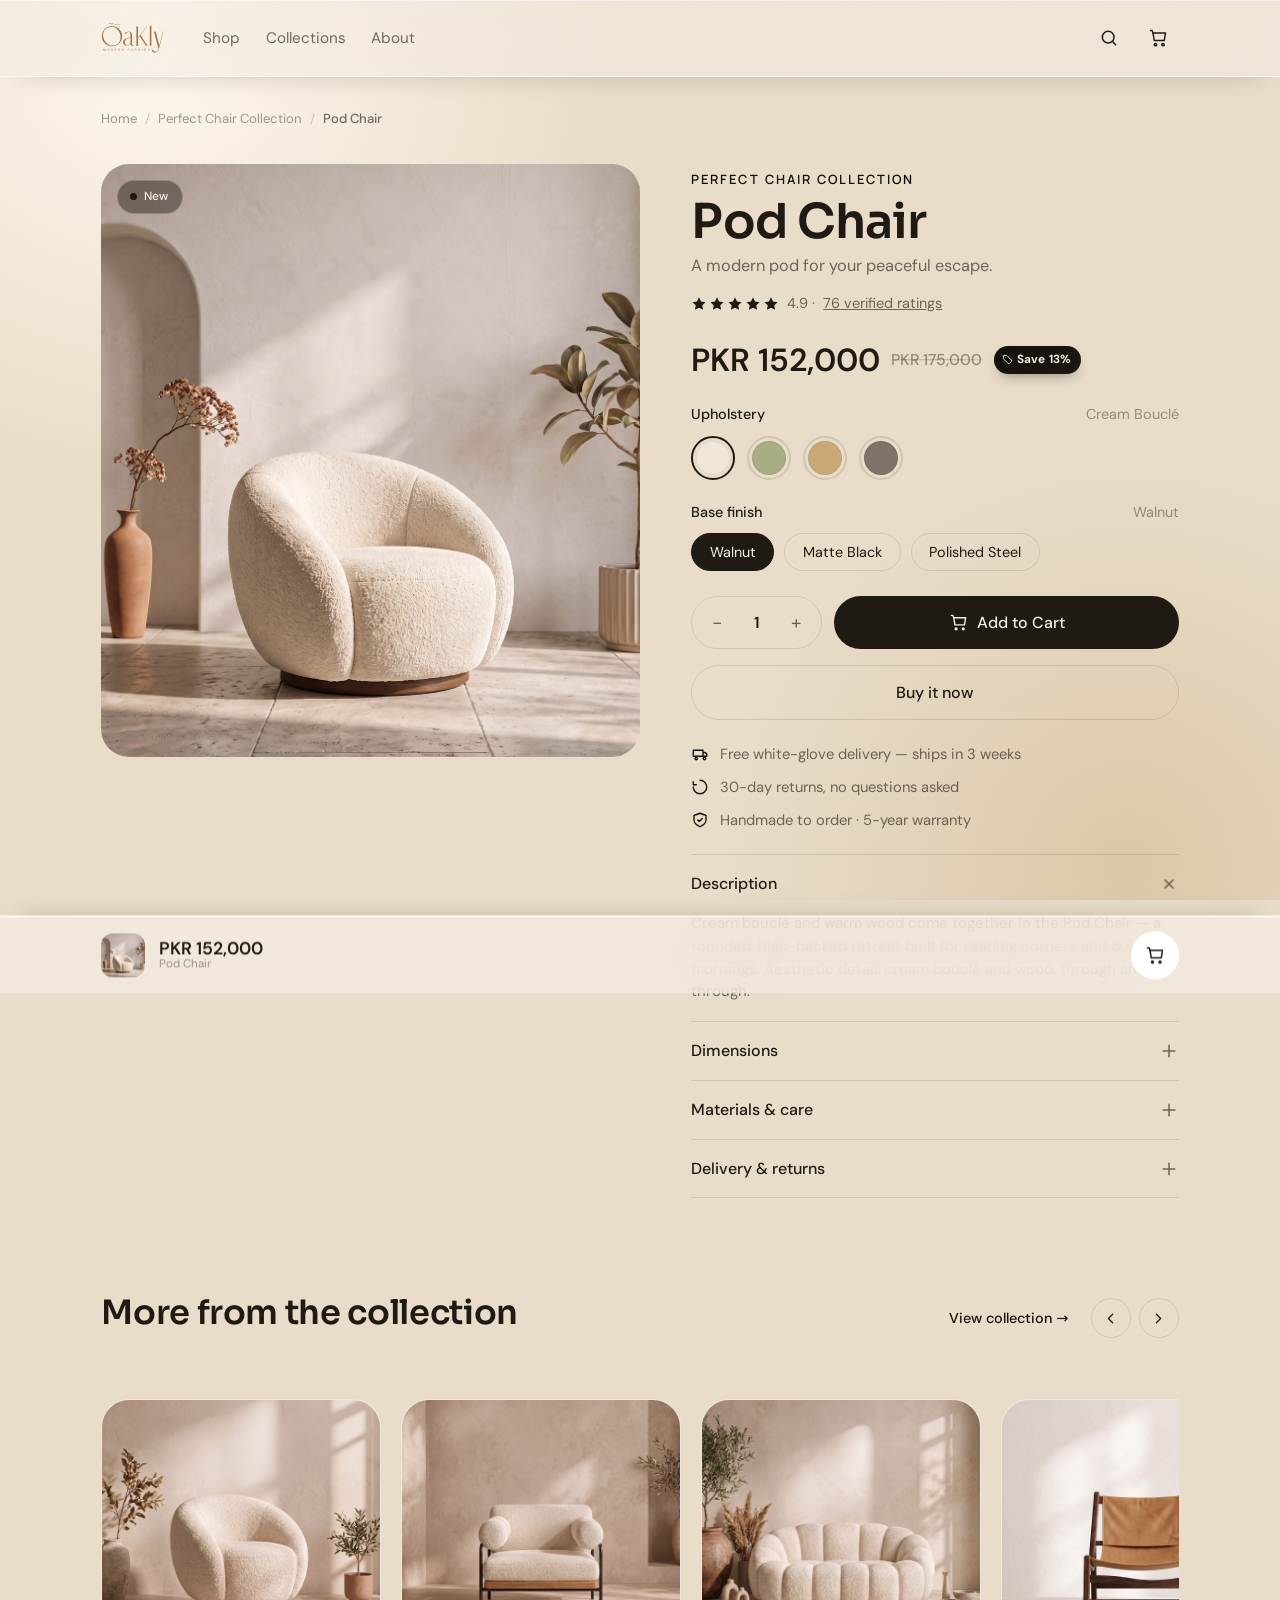
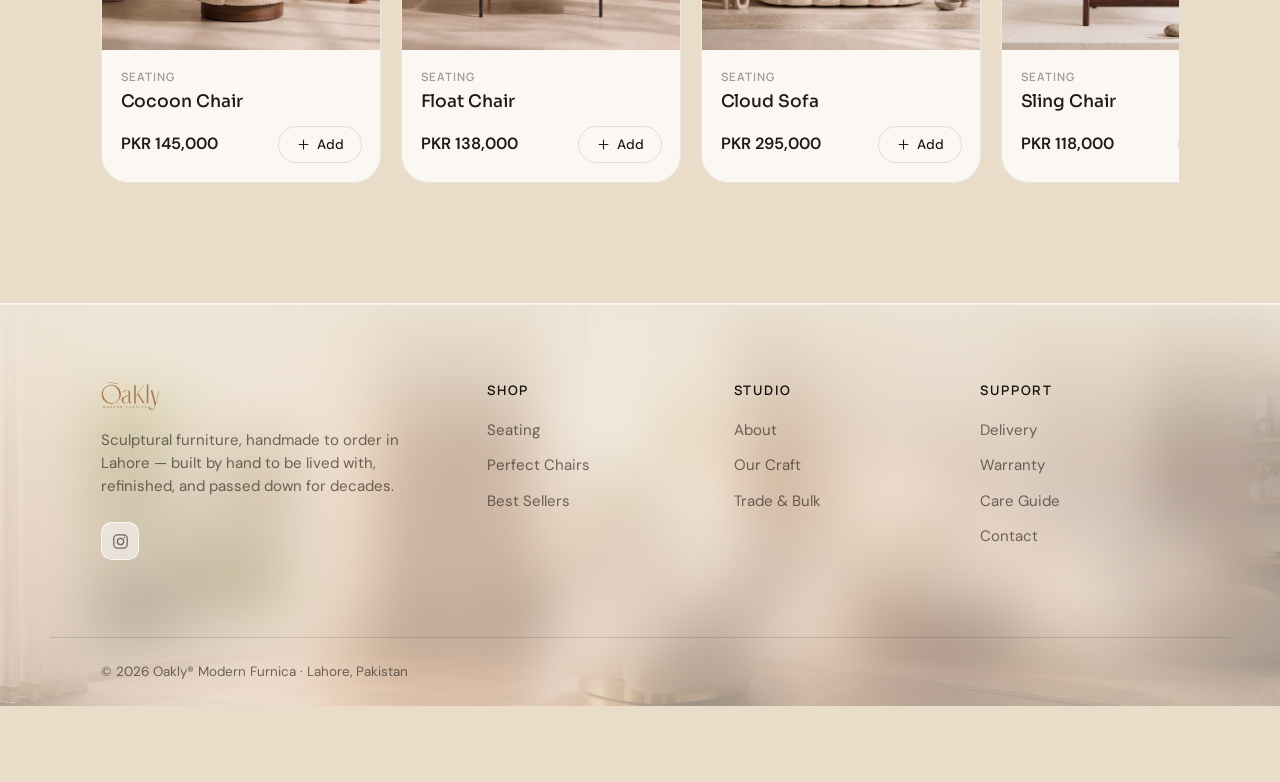
<file: pod-chair.html>
<!DOCTYPE html>
<html lang="en">
<head>
  <meta charset="UTF-8" />
  <meta name="viewport" content="width=device-width, initial-scale=1.0" />
  <title>Pod Chair — Oakly® Perfect Chair Collection</title>
  <meta name="description" content="Pod Chair — A modern pod for your peaceful escape. Handmade to order by Oakly® Modern Furnica." />
  <link rel="icon" type="image/svg+xml" href="logo.svg" />
  <meta property="og:type" content="website" />
  <meta property="og:title" content="Pod Chair — Oakly® Perfect Chair Collection" />
  <meta property="og:description" content="Pod Chair — A modern pod for your peaceful escape. Handmade to order by Oakly® Modern Furnica." />
  <meta property="og:image" content="assets/chairs/pod-chair.jpg" />
  <meta name="twitter:card" content="summary_large_image" />
  <meta name="twitter:title" content="Pod Chair — Oakly® Perfect Chair Collection" />
  <meta name="twitter:description" content="Pod Chair — A modern pod for your peaceful escape. Handmade to order by Oakly® Modern Furnica." />
  <meta name="twitter:image" content="assets/chairs/pod-chair.jpg" />
  <link rel="preload" href="assets/fonts/DMSans-Variable.woff2" as="font" type="font/woff2" crossorigin />
  <link rel="stylesheet" href="fonts.css" />
  <link rel="stylesheet" href="shop.css" />
  <link rel="stylesheet" href="product.css" />
</head>
<body>

  <div class="cursor" aria-hidden="true"><div class="cursor__dot"></div><div class="cursor__ring"></div></div>

  <!-- ===== Header ===== -->
  <header class="site-header">
    <div class="wrap site-header__row">
      <a class="brand" href="index.html" aria-label="Oakly home"><img src="logo.svg" alt="Oakly — Modern Furnica" /></a>
      <nav class="mainnav" aria-label="Primary">
        <a href="store.html">Shop</a>
        <a href="chairs.html">Collections</a>
        <a href="index.html">About</a>
      </nav>
      <div class="header-tools">
        <button class="icon-btn" aria-label="Search"><svg viewBox="0 0 24 24" fill="none" stroke="currentColor" stroke-width="1.8" stroke-linecap="round"><circle cx="11" cy="11" r="7"/><path d="m20 20-3.5-3.5"/></svg></button>
        <button class="icon-btn cart-btn" aria-label="Cart">
          <svg viewBox="0 0 24 24" fill="none" stroke="currentColor" stroke-width="1.8" stroke-linecap="round" stroke-linejoin="round"><path d="M6 6h15l-1.5 9h-12z"/><path d="M6 6 5 3H3"/><circle cx="9" cy="20" r="1.4"/><circle cx="18" cy="20" r="1.4"/></svg>
          <span class="cart-count" aria-hidden="true">0</span>
        </button>
        <button class="icon-btn nav-toggle" aria-label="Menu" aria-expanded="false"><svg viewBox="0 0 24 24" fill="none" stroke="currentColor" stroke-width="1.8" stroke-linecap="round"><path d="M4 7h16M4 12h16M4 17h16"/></svg></button>
      </div>
    </div>
  </header>

  <main class="wrap">
    <nav class="breadcrumb" aria-label="Breadcrumb">
      <a href="index.html">Home</a><span>/</span>
      <a href="chairs.html">Perfect Chair Collection</a><span>/</span>
      <b>Pod Chair</b>
    </nav>

    <div class="product">

      <!-- ===== Gallery ===== -->
      <div class="gallery">
        <figure class="gallery__main">
          <span class="gallery__badge"><span class="dot"></span>New</span>
          <img data-gallery-main src="assets/chairs/pod-chair.jpg" alt="Pod Chair — A modern pod for your peaceful escape." fetchpriority="high" />
        </figure>
      </div>

      <!-- ===== Info ===== -->
      <div class="info">
        <p class="info__eyebrow">Perfect Chair Collection</p>
        <h1 class="info__title">Pod Chair</h1>
        <p class="info__sub">A modern pod for your peaceful escape.</p>

        <div class="rating">
          <span class="stars" aria-hidden="true">
            <svg viewBox="0 0 24 24" fill="currentColor"><path d="m12 2 3 6.3 6.9.9-5 4.8 1.2 6.8L12 17.8 5.9 20.8 7.1 14l-5-4.8 6.9-.9z"/></svg>
            <svg viewBox="0 0 24 24" fill="currentColor"><path d="m12 2 3 6.3 6.9.9-5 4.8 1.2 6.8L12 17.8 5.9 20.8 7.1 14l-5-4.8 6.9-.9z"/></svg>
            <svg viewBox="0 0 24 24" fill="currentColor"><path d="m12 2 3 6.3 6.9.9-5 4.8 1.2 6.8L12 17.8 5.9 20.8 7.1 14l-5-4.8 6.9-.9z"/></svg>
            <svg viewBox="0 0 24 24" fill="currentColor"><path d="m12 2 3 6.3 6.9.9-5 4.8 1.2 6.8L12 17.8 5.9 20.8 7.1 14l-5-4.8 6.9-.9z"/></svg>
            <svg viewBox="0 0 24 24" fill="currentColor"><path d="m12 2 3 6.3 6.9.9-5 4.8 1.2 6.8L12 17.8 5.9 20.8 7.1 14l-5-4.8 6.9-.9z"/></svg>
          </span>
          4.9 · <a href="#details" style="text-decoration:underline">76 verified ratings</a>
        </div>

        <div class="price" data-buy-anchor>
          <span class="price__now">PKR 152,000</span><span class="price__was">PKR 175,000</span><span class="price__off"><svg viewBox="0 0 24 24" fill="none" stroke="currentColor" stroke-width="2" stroke-linecap="round" stroke-linejoin="round" aria-hidden="true"><path d="M20.59 13.41 11 3.83A2 2 0 0 0 9.6 3.2L4 3a1 1 0 0 0-1 1l.2 5.6a2 2 0 0 0 .6 1.4l9.58 9.6a2 2 0 0 0 2.83 0l4.4-4.4a2 2 0 0 0-.02-2.79Z"/><circle cx="7.5" cy="7.5" r="1" fill="currentColor" stroke="none"/></svg>Save 13%</span></div>

        <div class="opt">
          <div class="opt__label"><b>Upholstery</b><span>Cream Bouclé</span></div>
          <div class="swatches" data-select-group>
            <button class="swatch is-active" data-select style="--c:#efe7d8" aria-label="Ivory Bouclé"></button>
            <button class="swatch" data-select style="--c:#a9ad86" aria-label="Olive Bouclé"></button>
            <button class="swatch" data-select style="--c:#c9a878" aria-label="Camel"></button>
            <button class="swatch" data-select style="--c:#7d7367" aria-label="Clay"></button>
          </div>
        </div>

        <div class="opt">
          <div class="opt__label"><b>Base finish</b><span>Walnut</span></div>
          <div class="chips" data-select-group>
            <button class="chip is-active" data-select>Walnut</button>
            <button class="chip" data-select>Matte Black</button>
            <button class="chip" data-select>Polished Steel</button>
          </div>
        </div>

        <div class="buy-row">
          <div class="qty">
            <button data-qty="down" aria-label="Decrease quantity">−</button>
            <input data-qty-input type="number" value="1" min="1" max="99" aria-label="Quantity" />
            <button data-qty="up" aria-label="Increase quantity">+</button>
          </div>
          <button class="btn btn--full" data-add="main" data-name="Pod Chair" data-price="152000" data-img="assets/chairs/pod-chair.jpg" data-href="pod-chair.html"><svg viewBox="0 0 24 24" fill="none" stroke="currentColor" stroke-width="1.8" stroke-linecap="round" stroke-linejoin="round"><path d="M6 6h15l-1.5 9h-12z"/><path d="M6 6 5 3H3"/><circle cx="9" cy="20" r="1.2"/><circle cx="18" cy="20" r="1.2"/></svg><span>Add to Cart</span></button>
        </div>
        <button class="btn btn--ghost btn--full" data-add="buynow" data-name="Pod Chair" data-price="152000" data-img="assets/chairs/pod-chair.jpg" data-href="pod-chair.html"><span>Buy it now</span></button>

        <ul class="reassure-list">
          <li><svg viewBox="0 0 24 24" fill="none" stroke="currentColor" stroke-width="1.8" stroke-linecap="round" stroke-linejoin="round"><path d="M3 7h13v8H3zM16 10h3l2 2v3h-5z"/><circle cx="7" cy="18" r="1.6"/><circle cx="18" cy="18" r="1.6"/></svg> Free white-glove delivery — ships in 3 weeks</li>
          <li><svg viewBox="0 0 24 24" fill="none" stroke="currentColor" stroke-width="1.8" stroke-linecap="round" stroke-linejoin="round"><path d="M3 12a9 9 0 1 0 9-9"/><path d="M3 5v4h4"/></svg> 30-day returns, no questions asked</li>
          <li><svg viewBox="0 0 24 24" fill="none" stroke="currentColor" stroke-width="1.8" stroke-linecap="round" stroke-linejoin="round"><path d="M12 3 4 6v6c0 5 8 9 8 9s8-4 8-9V6z"/><path d="m9 12 2 2 4-4"/></svg> Handmade to order · 5-year warranty</li>
        </ul>

        <!-- ===== Accordion ===== -->
        <div class="accordion" id="details">
          <div class="acc is-open">
            <button class="acc__head">Description <svg viewBox="0 0 24 24" fill="none" stroke="currentColor" stroke-width="1.8" stroke-linecap="round"><path d="M12 5v14M5 12h14"/></svg></button>
            <div class="acc__body"><div class="acc__inner"><p>Cream bouclé and warm wood come together in the Pod Chair — a rounded, high-backed retreat built for reading corners and quiet mornings. Aesthetic detail: cream bouclé and wood, through and through.</p></div></div>
          </div>
          <div class="acc">
            <button class="acc__head">Dimensions <svg viewBox="0 0 24 24" fill="none" stroke="currentColor" stroke-width="1.8" stroke-linecap="round"><path d="M12 5v14M5 12h14"/></svg></button>
            <div class="acc__body"><div class="acc__inner"><ul>
              <li><span>Width</span><b>90 cm</b></li>
              <li><span>Depth</span><b>86 cm</b></li>
              <li><span>Height</span><b>76 cm</b></li>
              <li><span>Seat height</span><b>41 cm</b></li>
              <li><span>Weight</span><b>23 kg</b></li>
            </ul></div></div>
          </div>
          <div class="acc">
            <button class="acc__head">Materials &amp; care <svg viewBox="0 0 24 24" fill="none" stroke="currentColor" stroke-width="1.8" stroke-linecap="round"><path d="M12 5v14M5 12h14"/></svg></button>
            <div class="acc__body"><div class="acc__inner"><p>Upholstery: Cream Bouclé. Base: Walnut. Spot-clean with a soft, damp cloth; vacuum on low with a brush head. Removable covers available on request.</p></div></div>
          </div>
          <div class="acc">
            <button class="acc__head">Delivery &amp; returns <svg viewBox="0 0 24 24" fill="none" stroke="currentColor" stroke-width="1.8" stroke-linecap="round"><path d="M12 5v14M5 12h14"/></svg></button>
            <div class="acc__body"><div class="acc__inner"><p>Made to order and dispatched within 3 weeks via free white-glove delivery — we place it in your room and take away the packaging. Return within 30 days for a full refund; we collect at no cost.</p></div></div>
          </div>
        </div>
      </div>
    </div>

    <!-- ===== Complete the look ===== -->
    <div class="section-head reveal">
      <h2>More from the collection</h2>
      <div class="section-head__nav"><a href="chairs.html">View collection →</a><div class="rail-arrows"><button class="rail-arrow" data-rail-prev aria-label="Scroll left" disabled><svg viewBox="0 0 24 24" fill="none" stroke="currentColor" stroke-width="1.8" stroke-linecap="round" stroke-linejoin="round"><path d="m15 6-6 6 6 6"/></svg></button><button class="rail-arrow" data-rail-next aria-label="Scroll right"><svg viewBox="0 0 24 24" fill="none" stroke="currentColor" stroke-width="1.8" stroke-linecap="round" stroke-linejoin="round"><path d="m9 6 6 6-6 6"/></svg></button></div></div>
    </div>
    <div class="rail-wrap"><div class="rail reveal">
      <article class="pcard">
        <div class="pcard__media"><a href="cocoon-chair.html"><img src="assets/chairs/cocoon-chair.jpg" alt="Cocoon Chair" loading="lazy" /></a></div>
        <div class="pcard__body"><p class="pcard__cat">Seating</p><h3 class="pcard__name"><a href="cocoon-chair.html">Cocoon Chair</a></h3><div class="pcard__foot"><span class="pcard__price"><b>PKR 145,000</b></span><button class="pcard__add pcard__add--rail" data-add data-name="Cocoon Chair" data-price="145000" data-img="assets/chairs/cocoon-chair.jpg" data-href="cocoon-chair.html"><svg viewBox="0 0 24 24" fill="none" stroke="currentColor" stroke-width="1.8" stroke-linecap="round" stroke-linejoin="round"><path d="M12 5v14M5 12h14"/></svg><span>Add</span></button></div></div>
      </article>

      <article class="pcard">
        <div class="pcard__media"><a href="float-chair.html"><img src="assets/chairs/float-chair.jpg" alt="Float Chair" loading="lazy" /></a></div>
        <div class="pcard__body"><p class="pcard__cat">Seating</p><h3 class="pcard__name"><a href="float-chair.html">Float Chair</a></h3><div class="pcard__foot"><span class="pcard__price"><b>PKR 138,000</b></span><button class="pcard__add pcard__add--rail" data-add data-name="Float Chair" data-price="138000" data-img="assets/chairs/float-chair.jpg" data-href="float-chair.html"><svg viewBox="0 0 24 24" fill="none" stroke="currentColor" stroke-width="1.8" stroke-linecap="round" stroke-linejoin="round"><path d="M12 5v14M5 12h14"/></svg><span>Add</span></button></div></div>
      </article>

      <article class="pcard">
        <div class="pcard__media"><a href="cloud-sofa.html"><img src="assets/chairs/cloud-sofa.jpg" alt="Cloud Sofa" loading="lazy" /></a></div>
        <div class="pcard__body"><p class="pcard__cat">Seating</p><h3 class="pcard__name"><a href="cloud-sofa.html">Cloud Sofa</a></h3><div class="pcard__foot"><span class="pcard__price"><b>PKR 295,000</b></span><button class="pcard__add pcard__add--rail" data-add data-name="Cloud Sofa" data-price="295000" data-img="assets/chairs/cloud-sofa.jpg" data-href="cloud-sofa.html"><svg viewBox="0 0 24 24" fill="none" stroke="currentColor" stroke-width="1.8" stroke-linecap="round" stroke-linejoin="round"><path d="M12 5v14M5 12h14"/></svg><span>Add</span></button></div></div>
      </article>

      <article class="pcard">
        <div class="pcard__media"><a href="sling-chair.html"><img src="assets/chairs/sling-chair.jpg" alt="Sling Chair" loading="lazy" /></a></div>
        <div class="pcard__body"><p class="pcard__cat">Seating</p><h3 class="pcard__name"><a href="sling-chair.html">Sling Chair</a></h3><div class="pcard__foot"><span class="pcard__price"><b>PKR 118,000</b></span><button class="pcard__add pcard__add--rail" data-add data-name="Sling Chair" data-price="118000" data-img="assets/chairs/sling-chair.jpg" data-href="sling-chair.html"><svg viewBox="0 0 24 24" fill="none" stroke="currentColor" stroke-width="1.8" stroke-linecap="round" stroke-linejoin="round"><path d="M12 5v14M5 12h14"/></svg><span>Add</span></button></div></div>
      </article>
    </div></div>
  </main>

  <!-- ===== Footer ===== -->
  <div class="footer-shell footer-shell--cta">
    <span class="footer-shell__img" aria-hidden="true"></span>
    <footer class="site-footer">
      <span class="site-footer__grain" aria-hidden="true"></span>

      <div class="wrap site-footer__grid">
        <div class="site-footer__brand">
          <img src="logo.svg" alt="Oakly" />
          <p>Sculptural furniture, handmade to order in Lahore — built by hand to be lived with, refinished, and passed down for decades.</p>
          <div class="site-footer__social">
            <a href="https://www.instagram.com/oakly_furnica/" target="_blank" rel="noopener" aria-label="Instagram">
              <svg viewBox="0 0 24 24" fill="none" stroke="currentColor" stroke-width="1.8" stroke-linecap="round" stroke-linejoin="round"><rect x="2.5" y="2.5" width="19" height="19" rx="5.5"/><circle cx="12" cy="12" r="4.4"/><circle cx="17.6" cy="6.4" r="1.1" fill="currentColor" stroke="none"/></svg>
            </a>
          </div>
        </div>

        <nav class="site-footer__col" aria-label="Shop">
          <h4>Shop</h4>
          <ul>
            <li><a href="store.html">Seating</a></li>
            <li><a href="chairs.html">Perfect Chairs</a></li>
            <li><a href="store.html">Best Sellers</a></li>
          </ul>
        </nav>

        <nav class="site-footer__col" aria-label="Studio">
          <h4>Studio</h4>
          <ul>
            <li><a href="index.html#about">About</a></li>
            <li><a href="index.html">Our Craft</a></li>
            <li><a href="https://wa.me/923005926262?text=Hi%20Oakly!%20I'm%20enquiring%20about%20a%20trade%2Fbulk%20order." target="_blank" rel="noopener">Trade &amp; Bulk</a></li>
          </ul>
        </nav>

        <nav class="site-footer__col" aria-label="Support">
          <h4>Support</h4>
          <ul>
            <li><a href="index.html#faq">Delivery</a></li>
            <li><a href="index.html#faq">Warranty</a></li>
            <li><a href="index.html">Care Guide</a></li>
            <li><a href="https://wa.me/923005926262" target="_blank" rel="noopener">Contact</a></li>
          </ul>
        </nav>
      </div>

      <div class="wrap site-footer__bar">
        <span>© 2026 Oakly® Modern Furnica · Lahore, Pakistan</span>
      </div>
    </footer>
  </div>

  <!-- ===== Sticky mobile buy bar ===== -->
  <div class="sticky-buy">
    <div class="sticky-buy__capsule"><div class="sticky-buy__thumb"><img src="assets/chairs/pod-chair.jpg" alt="Pod Chair" loading="lazy" /></div><div class="sticky-buy__price"><b>PKR 152,000</b><small>Pod Chair</small></div>
    <button class="btn" data-add="main" data-name="Pod Chair" data-price="152000" data-img="assets/chairs/pod-chair.jpg" data-href="pod-chair.html"><svg viewBox="0 0 24 24" fill="none" stroke="currentColor" stroke-width="1.8" stroke-linecap="round" stroke-linejoin="round" aria-hidden="true"><path d="M6 6h15l-1.5 9h-12z"/><path d="M6 6 5 3H3"/><circle cx="9" cy="20" r="1.2"/><circle cx="18" cy="20" r="1.2"/></svg><span>Add to Cart</span></button></div>
  </div>

  <script src="assets/vendor/lenis.min.js"></script>
  <script src="shop.js"></script>
</body>
</html>
</file>
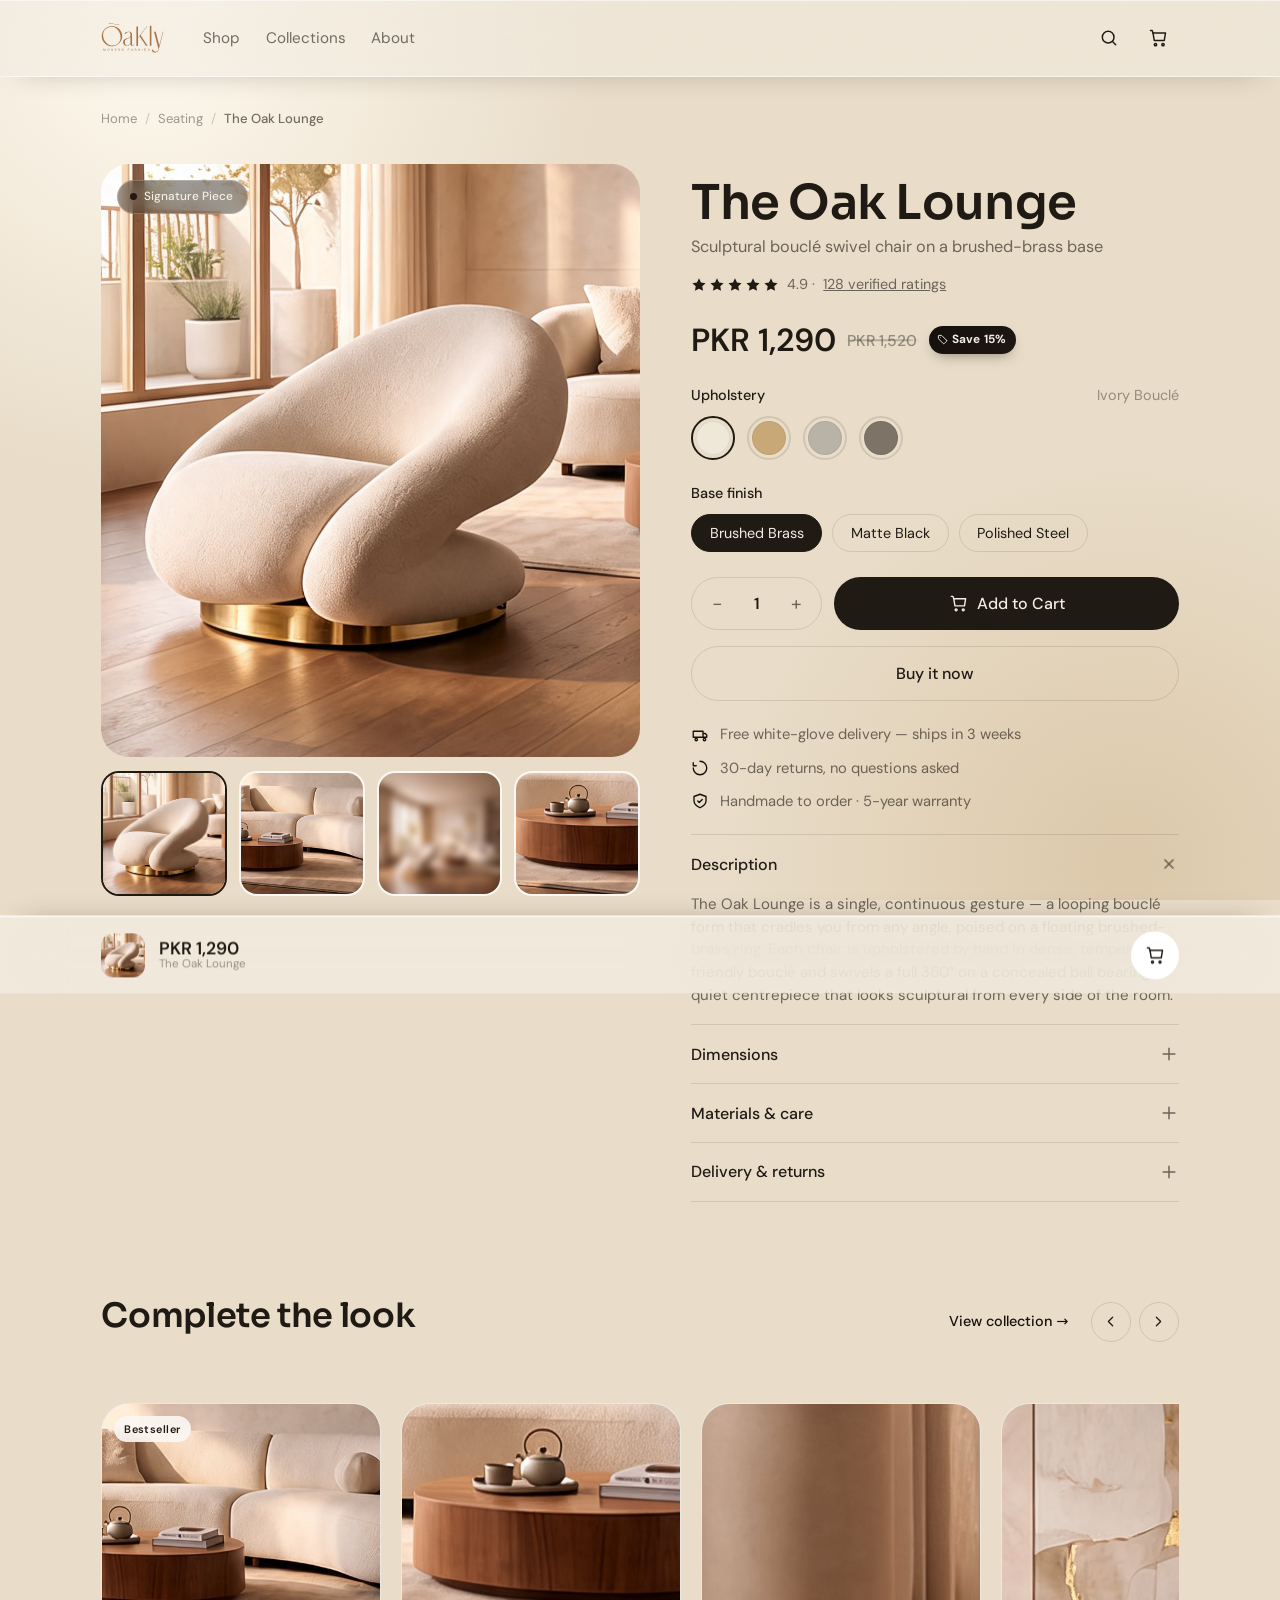
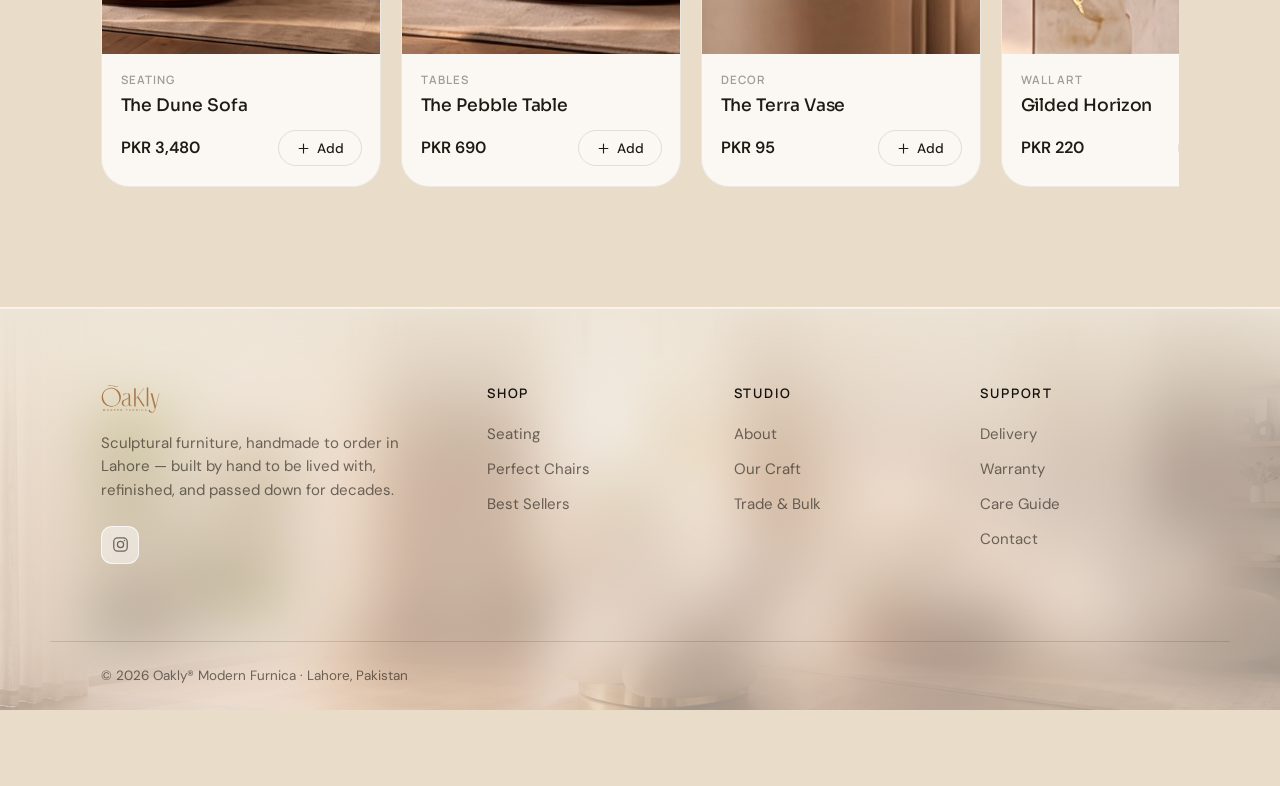
<file: product.html>
<!DOCTYPE html>
<html lang="en">
<head>
  <meta charset="UTF-8" />
  <meta name="viewport" content="width=device-width, initial-scale=1.0" />
  <title>The Oak Lounge — Oakly®</title>
  <meta name="description" content="The Oak Lounge — a sculptural bouclé swivel chair on a brushed-brass base, handmade to order by Oakly® Modern Furnica." />
  <link rel="icon" type="image/svg+xml" href="logo.svg" />
  <meta property="og:type" content="website" />
  <meta property="og:title" content="The Oak Lounge — Oakly®" />
  <meta property="og:description" content="The Oak Lounge — a sculptural bouclé swivel chair on a brushed-brass base, handmade to order by Oakly® Modern Furnica." />
  <meta property="og:image" content="assets/chair.jpg" />
  <meta name="twitter:card" content="summary_large_image" />
  <meta name="twitter:title" content="The Oak Lounge — Oakly®" />
  <meta name="twitter:description" content="The Oak Lounge — a sculptural bouclé swivel chair on a brushed-brass base, handmade to order by Oakly® Modern Furnica." />
  <meta name="twitter:image" content="assets/chair.jpg" />
  <link rel="preload" href="assets/fonts/DMSans-Variable.woff2" as="font" type="font/woff2" crossorigin />
  <link rel="stylesheet" href="fonts.css" />
  <link rel="stylesheet" href="shop.css" />
  <link rel="stylesheet" href="product.css" />
</head>
<body>

  <div class="cursor" aria-hidden="true"><div class="cursor__dot"></div><div class="cursor__ring"></div></div>

  <!-- ===== Header ===== -->
  <header class="site-header">
    <div class="wrap site-header__row">
      <a class="brand" href="index.html" aria-label="Oakly home"><img src="logo.svg" alt="Oakly — Modern Furnica" /></a>
      <nav class="mainnav" aria-label="Primary">
        <a href="store.html">Shop</a>
        <a href="chairs.html">Collections</a>
        <a href="index.html">About</a>
      </nav>
      <div class="header-tools">
        <button class="icon-btn" aria-label="Search"><svg viewBox="0 0 24 24" fill="none" stroke="currentColor" stroke-width="1.8" stroke-linecap="round"><circle cx="11" cy="11" r="7"/><path d="m20 20-3.5-3.5"/></svg></button>
        <button class="icon-btn cart-btn" aria-label="Cart">
          <svg viewBox="0 0 24 24" fill="none" stroke="currentColor" stroke-width="1.8" stroke-linecap="round" stroke-linejoin="round"><path d="M6 6h15l-1.5 9h-12z"/><path d="M6 6 5 3H3"/><circle cx="9" cy="20" r="1.4"/><circle cx="18" cy="20" r="1.4"/></svg>
          <span class="cart-count" aria-hidden="true">0</span>
        </button>
        <button class="icon-btn nav-toggle" aria-label="Menu" aria-expanded="false"><svg viewBox="0 0 24 24" fill="none" stroke="currentColor" stroke-width="1.8" stroke-linecap="round"><path d="M4 7h16M4 12h16M4 17h16"/></svg></button>
      </div>
    </div>
  </header>

  <main class="wrap">
    <nav class="breadcrumb" aria-label="Breadcrumb">
      <a href="index.html">Home</a><span>/</span>
      <a href="store.html">Seating</a><span>/</span>
      <b>The Oak Lounge</b>
    </nav>

    <div class="product">

      <!-- ===== Gallery ===== -->
      <div class="gallery">
        <figure class="gallery__main">
          <span class="gallery__badge"><span class="dot"></span>Signature Piece</span>
          <img data-gallery-main src="assets/chair.jpg" alt="The Oak Lounge sculptural bouclé swivel chair" fetchpriority="high" />
        </figure>
        <div class="thumbs" data-select-group>
          <button class="thumb is-active" data-select data-img="assets/chair.jpg" aria-label="Front view"><img src="assets/chair.jpg" alt="" loading="lazy" /></button>
          <button class="thumb" data-select data-img="assets/p-sofa.jpg" aria-label="In a living room"><img src="assets/p-sofa.jpg" alt="" loading="lazy" /></button>
          <button class="thumb" data-select data-img="assets/room-blur.jpg" aria-label="Styled setting"><img src="assets/room-blur.jpg" alt="" loading="lazy" /></button>
          <button class="thumb" data-select data-img="assets/p-table.jpg" aria-label="Detail"><img src="assets/p-table.jpg" alt="" loading="lazy" /></button>
        </div>
      </div>

      <!-- ===== Info ===== -->
      <div class="info">
        <h1 class="info__title">The Oak Lounge</h1>
        <p class="info__sub">Sculptural bouclé swivel chair on a brushed-brass base</p>

        <div class="rating">
          <span class="stars" aria-hidden="true">
            <svg viewBox="0 0 24 24" fill="currentColor"><path d="m12 2 3 6.3 6.9.9-5 4.8 1.2 6.8L12 17.8 5.9 20.8 7.1 14l-5-4.8 6.9-.9z"/></svg>
            <svg viewBox="0 0 24 24" fill="currentColor"><path d="m12 2 3 6.3 6.9.9-5 4.8 1.2 6.8L12 17.8 5.9 20.8 7.1 14l-5-4.8 6.9-.9z"/></svg>
            <svg viewBox="0 0 24 24" fill="currentColor"><path d="m12 2 3 6.3 6.9.9-5 4.8 1.2 6.8L12 17.8 5.9 20.8 7.1 14l-5-4.8 6.9-.9z"/></svg>
            <svg viewBox="0 0 24 24" fill="currentColor"><path d="m12 2 3 6.3 6.9.9-5 4.8 1.2 6.8L12 17.8 5.9 20.8 7.1 14l-5-4.8 6.9-.9z"/></svg>
            <svg viewBox="0 0 24 24" fill="currentColor"><path d="m12 2 3 6.3 6.9.9-5 4.8 1.2 6.8L12 17.8 5.9 20.8 7.1 14l-5-4.8 6.9-.9z"/></svg>
          </span>
          4.9 · <a href="#details" style="text-decoration:underline">128 verified ratings</a>
        </div>

        <div class="price" data-buy-anchor>
          <span class="price__now">PKR 1,290</span><span class="price__was">PKR 1,520</span><span class="price__off"><svg viewBox="0 0 24 24" fill="none" stroke="currentColor" stroke-width="2" stroke-linecap="round" stroke-linejoin="round" aria-hidden="true"><path d="M20.59 13.41 11 3.83A2 2 0 0 0 9.6 3.2L4 3a1 1 0 0 0-1 1l.2 5.6a2 2 0 0 0 .6 1.4l9.58 9.6a2 2 0 0 0 2.83 0l4.4-4.4a2 2 0 0 0-.02-2.79Z"/><circle cx="7.5" cy="7.5" r="1" fill="currentColor" stroke="none"/></svg>Save 15%</span></div>

        <div class="opt">
          <div class="opt__label"><b>Upholstery</b><span>Ivory Bouclé</span></div>
          <div class="swatches" data-select-group>
            <button class="swatch is-active" data-select style="--c:#efe7d8" aria-label="Ivory Bouclé"></button>
            <button class="swatch" data-select style="--c:#c9a878" aria-label="Camel"></button>
            <button class="swatch" data-select style="--c:#b9b3a7" aria-label="Stone"></button>
            <button class="swatch" data-select style="--c:#7d7367" aria-label="Clay"></button>
          </div>
        </div>

        <div class="opt">
          <div class="opt__label"><b>Base finish</b></div>
          <div class="chips" data-select-group>
            <button class="chip is-active" data-select>Brushed Brass</button>
            <button class="chip" data-select>Matte Black</button>
            <button class="chip" data-select>Polished Steel</button>
          </div>
        </div>

        <div class="buy-row">
          <div class="qty">
            <button data-qty="down" aria-label="Decrease quantity">−</button>
            <input data-qty-input type="number" value="1" min="1" max="99" aria-label="Quantity" />
            <button data-qty="up" aria-label="Increase quantity">+</button>
          </div>
          <button class="btn btn--full" data-add="main" data-name="The Oak Lounge" data-price="1290" data-img="assets/chair.jpg" data-href="product.html"><svg viewBox="0 0 24 24" fill="none" stroke="currentColor" stroke-width="1.8" stroke-linecap="round" stroke-linejoin="round"><path d="M6 6h15l-1.5 9h-12z"/><path d="M6 6 5 3H3"/><circle cx="9" cy="20" r="1.2"/><circle cx="18" cy="20" r="1.2"/></svg><span>Add to Cart</span></button>
        </div>
        <button class="btn btn--ghost btn--full" data-add="buynow" data-name="The Oak Lounge" data-price="1290" data-img="assets/chair.jpg" data-href="product.html"><span>Buy it now</span></button>

        <ul class="reassure-list">
          <li><svg viewBox="0 0 24 24" fill="none" stroke="currentColor" stroke-width="1.8" stroke-linecap="round" stroke-linejoin="round"><path d="M3 7h13v8H3zM16 10h3l2 2v3h-5z"/><circle cx="7" cy="18" r="1.6"/><circle cx="18" cy="18" r="1.6"/></svg> Free white-glove delivery — ships in 3 weeks</li>
          <li><svg viewBox="0 0 24 24" fill="none" stroke="currentColor" stroke-width="1.8" stroke-linecap="round" stroke-linejoin="round"><path d="M3 12a9 9 0 1 0 9-9"/><path d="M3 5v4h4"/></svg> 30-day returns, no questions asked</li>
          <li><svg viewBox="0 0 24 24" fill="none" stroke="currentColor" stroke-width="1.8" stroke-linecap="round" stroke-linejoin="round"><path d="M12 3 4 6v6c0 5 8 9 8 9s8-4 8-9V6z"/><path d="m9 12 2 2 4-4"/></svg> Handmade to order · 5-year warranty</li>
        </ul>

        <!-- ===== Accordion ===== -->
        <div class="accordion" id="details">
          <div class="acc is-open">
            <button class="acc__head">Description <svg viewBox="0 0 24 24" fill="none" stroke="currentColor" stroke-width="1.8" stroke-linecap="round"><path d="M12 5v14M5 12h14"/></svg></button>
            <div class="acc__body"><div class="acc__inner"><p>The Oak Lounge is a single, continuous gesture — a looping bouclé form that cradles you from any angle, poised on a floating brushed-brass ring. Each chair is upholstered by hand in dense, temperature-friendly bouclé and swivels a full 360° on a concealed ball bearing. A quiet centrepiece that looks sculptural from every side of the room.</p></div></div>
          </div>
          <div class="acc">
            <button class="acc__head">Dimensions <svg viewBox="0 0 24 24" fill="none" stroke="currentColor" stroke-width="1.8" stroke-linecap="round"><path d="M12 5v14M5 12h14"/></svg></button>
            <div class="acc__body"><div class="acc__inner"><ul>
              <li><span>Width</span><b>96 cm</b></li>
              <li><span>Depth</span><b>92 cm</b></li>
              <li><span>Height</span><b>74 cm</b></li>
              <li><span>Seat height</span><b>40 cm</b></li>
              <li><span>Weight</span><b>28 kg</b></li>
            </ul></div></div>
          </div>
          <div class="acc">
            <button class="acc__head">Materials &amp; care <svg viewBox="0 0 24 24" fill="none" stroke="currentColor" stroke-width="1.8" stroke-linecap="round"><path d="M12 5v14M5 12h14"/></svg></button>
            <div class="acc__body"><div class="acc__inner"><p>Shell: FSC-certified moulded foam over a hardwood frame. Cover: 82% recycled polyester bouclé, 18% wool. Base: solid brushed brass. Spot-clean with a soft, damp cloth; vacuum on low with a brush head. Removable covers available on request.</p></div></div>
          </div>
          <div class="acc">
            <button class="acc__head">Delivery &amp; returns <svg viewBox="0 0 24 24" fill="none" stroke="currentColor" stroke-width="1.8" stroke-linecap="round"><path d="M12 5v14M5 12h14"/></svg></button>
            <div class="acc__body"><div class="acc__inner"><p>Made to order and dispatched within 3 weeks via free white-glove delivery — we place it in your room and take away the packaging. Return within 30 days for a full refund; we collect at no cost.</p></div></div>
          </div>
        </div>
      </div>
    </div>

    <!-- ===== Complete the look ===== -->
    <div class="section-head reveal">
      <h2>Complete the look</h2>
      <div class="section-head__nav"><a href="store.html">View collection →</a><div class="rail-arrows"><button class="rail-arrow" data-rail-prev aria-label="Scroll left" disabled><svg viewBox="0 0 24 24" fill="none" stroke="currentColor" stroke-width="1.8" stroke-linecap="round" stroke-linejoin="round"><path d="m15 6-6 6 6 6"/></svg></button><button class="rail-arrow" data-rail-next aria-label="Scroll right"><svg viewBox="0 0 24 24" fill="none" stroke="currentColor" stroke-width="1.8" stroke-linecap="round" stroke-linejoin="round"><path d="m9 6 6 6-6 6"/></svg></button></div></div>
    </div>
    <div class="rail-wrap"><div class="rail reveal">
      <article class="pcard">
        <div class="pcard__media"><a href="store.html"><img src="assets/p-sofa.jpg" alt="The Dune Sofa" loading="lazy" /></a><span class="pcard__tag">Bestseller</span></div>
        <div class="pcard__body"><p class="pcard__cat">Seating</p><h3 class="pcard__name"><a href="store.html">The Dune Sofa</a></h3><div class="pcard__foot"><span class="pcard__price"><b>PKR 3,480</b></span><button class="pcard__add pcard__add--rail" data-add data-name="The Dune Sofa" data-price="3480" data-img="assets/p-sofa.jpg" data-href="store.html"><svg viewBox="0 0 24 24" fill="none" stroke="currentColor" stroke-width="1.8" stroke-linecap="round" stroke-linejoin="round"><path d="M12 5v14M5 12h14"/></svg><span>Add</span></button></div></div>
      </article>
      <article class="pcard">
        <div class="pcard__media"><a href="store.html"><img src="assets/p-table.jpg" alt="The Pebble Table" loading="lazy" /></a></div>
        <div class="pcard__body"><p class="pcard__cat">Tables</p><h3 class="pcard__name"><a href="store.html">The Pebble Table</a></h3><div class="pcard__foot"><span class="pcard__price"><b>PKR 690</b></span><button class="pcard__add pcard__add--rail" data-add data-name="The Pebble Table" data-price="690" data-img="assets/p-table.jpg" data-href="store.html"><svg viewBox="0 0 24 24" fill="none" stroke="currentColor" stroke-width="1.8" stroke-linecap="round" stroke-linejoin="round"><path d="M12 5v14M5 12h14"/></svg><span>Add</span></button></div></div>
      </article>
      <article class="pcard">
        <div class="pcard__media"><a href="store.html"><img src="assets/p-vase.jpg" alt="The Terra Vase" loading="lazy" /></a></div>
        <div class="pcard__body"><p class="pcard__cat">Decor</p><h3 class="pcard__name"><a href="store.html">The Terra Vase</a></h3><div class="pcard__foot"><span class="pcard__price"><b>PKR 95</b></span><button class="pcard__add pcard__add--rail" data-add data-name="The Terra Vase" data-price="95" data-img="assets/p-vase.jpg" data-href="store.html"><svg viewBox="0 0 24 24" fill="none" stroke="currentColor" stroke-width="1.8" stroke-linecap="round" stroke-linejoin="round"><path d="M12 5v14M5 12h14"/></svg><span>Add</span></button></div></div>
      </article>
      <article class="pcard">
        <div class="pcard__media"><a href="store.html"><img src="assets/p-art.jpg" alt="Gilded Horizon Print" loading="lazy" /></a></div>
        <div class="pcard__body"><p class="pcard__cat">Wall art</p><h3 class="pcard__name"><a href="store.html">Gilded Horizon</a></h3><div class="pcard__foot"><span class="pcard__price"><b>PKR 220</b></span><button class="pcard__add pcard__add--rail" data-add data-name="Gilded Horizon" data-price="220" data-img="assets/p-art.jpg" data-href="store.html"><svg viewBox="0 0 24 24" fill="none" stroke="currentColor" stroke-width="1.8" stroke-linecap="round" stroke-linejoin="round"><path d="M12 5v14M5 12h14"/></svg><span>Add</span></button></div></div>
      </article>
    </div></div>
  </main>

  <!-- ===== Footer ===== -->
  <div class="footer-shell footer-shell--cta">
    <span class="footer-shell__img" aria-hidden="true"></span>
    <footer class="site-footer">
      <span class="site-footer__grain" aria-hidden="true"></span>

      <div class="wrap site-footer__grid">
        <div class="site-footer__brand">
          <img src="logo.svg" alt="Oakly" />
          <p>Sculptural furniture, handmade to order in Lahore — built by hand to be lived with, refinished, and passed down for decades.</p>
          <div class="site-footer__social">
            <a href="https://www.instagram.com/oakly_furnica/" target="_blank" rel="noopener" aria-label="Instagram">
              <svg viewBox="0 0 24 24" fill="none" stroke="currentColor" stroke-width="1.8" stroke-linecap="round" stroke-linejoin="round"><rect x="2.5" y="2.5" width="19" height="19" rx="5.5"/><circle cx="12" cy="12" r="4.4"/><circle cx="17.6" cy="6.4" r="1.1" fill="currentColor" stroke="none"/></svg>
            </a>
          </div>
        </div>

        <nav class="site-footer__col" aria-label="Shop">
          <h4>Shop</h4>
          <ul>
            <li><a href="store.html">Seating</a></li>
            <li><a href="chairs.html">Perfect Chairs</a></li>
            <li><a href="store.html">Best Sellers</a></li>
          </ul>
        </nav>

        <nav class="site-footer__col" aria-label="Studio">
          <h4>Studio</h4>
          <ul>
            <li><a href="index.html#about">About</a></li>
            <li><a href="index.html">Our Craft</a></li>
            <li><a href="https://wa.me/923005926262?text=Hi%20Oakly!%20I'm%20enquiring%20about%20a%20trade%2Fbulk%20order." target="_blank" rel="noopener">Trade &amp; Bulk</a></li>
          </ul>
        </nav>

        <nav class="site-footer__col" aria-label="Support">
          <h4>Support</h4>
          <ul>
            <li><a href="index.html#faq">Delivery</a></li>
            <li><a href="index.html#faq">Warranty</a></li>
            <li><a href="index.html">Care Guide</a></li>
            <li><a href="https://wa.me/923005926262" target="_blank" rel="noopener">Contact</a></li>
          </ul>
        </nav>
      </div>

      <div class="wrap site-footer__bar">
        <span>© 2026 Oakly® Modern Furnica · Lahore, Pakistan</span>
      </div>
    </footer>
  </div>

  <!-- ===== Sticky mobile buy bar ===== -->
  <div class="sticky-buy">
    <div class="sticky-buy__capsule"><div class="sticky-buy__thumb"><img src="assets/chair.jpg" alt="The Oak Lounge" loading="lazy" /></div><div class="sticky-buy__price"><b>PKR 1,290</b><small>The Oak Lounge</small></div>
    <button class="btn" data-add="main" data-name="The Oak Lounge" data-price="1290" data-img="assets/chair.jpg" data-href="product.html"><svg viewBox="0 0 24 24" fill="none" stroke="currentColor" stroke-width="1.8" stroke-linecap="round" stroke-linejoin="round" aria-hidden="true"><path d="M6 6h15l-1.5 9h-12z"/><path d="M6 6 5 3H3"/><circle cx="9" cy="20" r="1.2"/><circle cx="18" cy="20" r="1.2"/></svg><span>Add to Cart</span></button></div>
  </div>

  <script src="assets/vendor/lenis.min.js"></script>
  <script src="shop.js"></script>
</body>
</html>
</file>
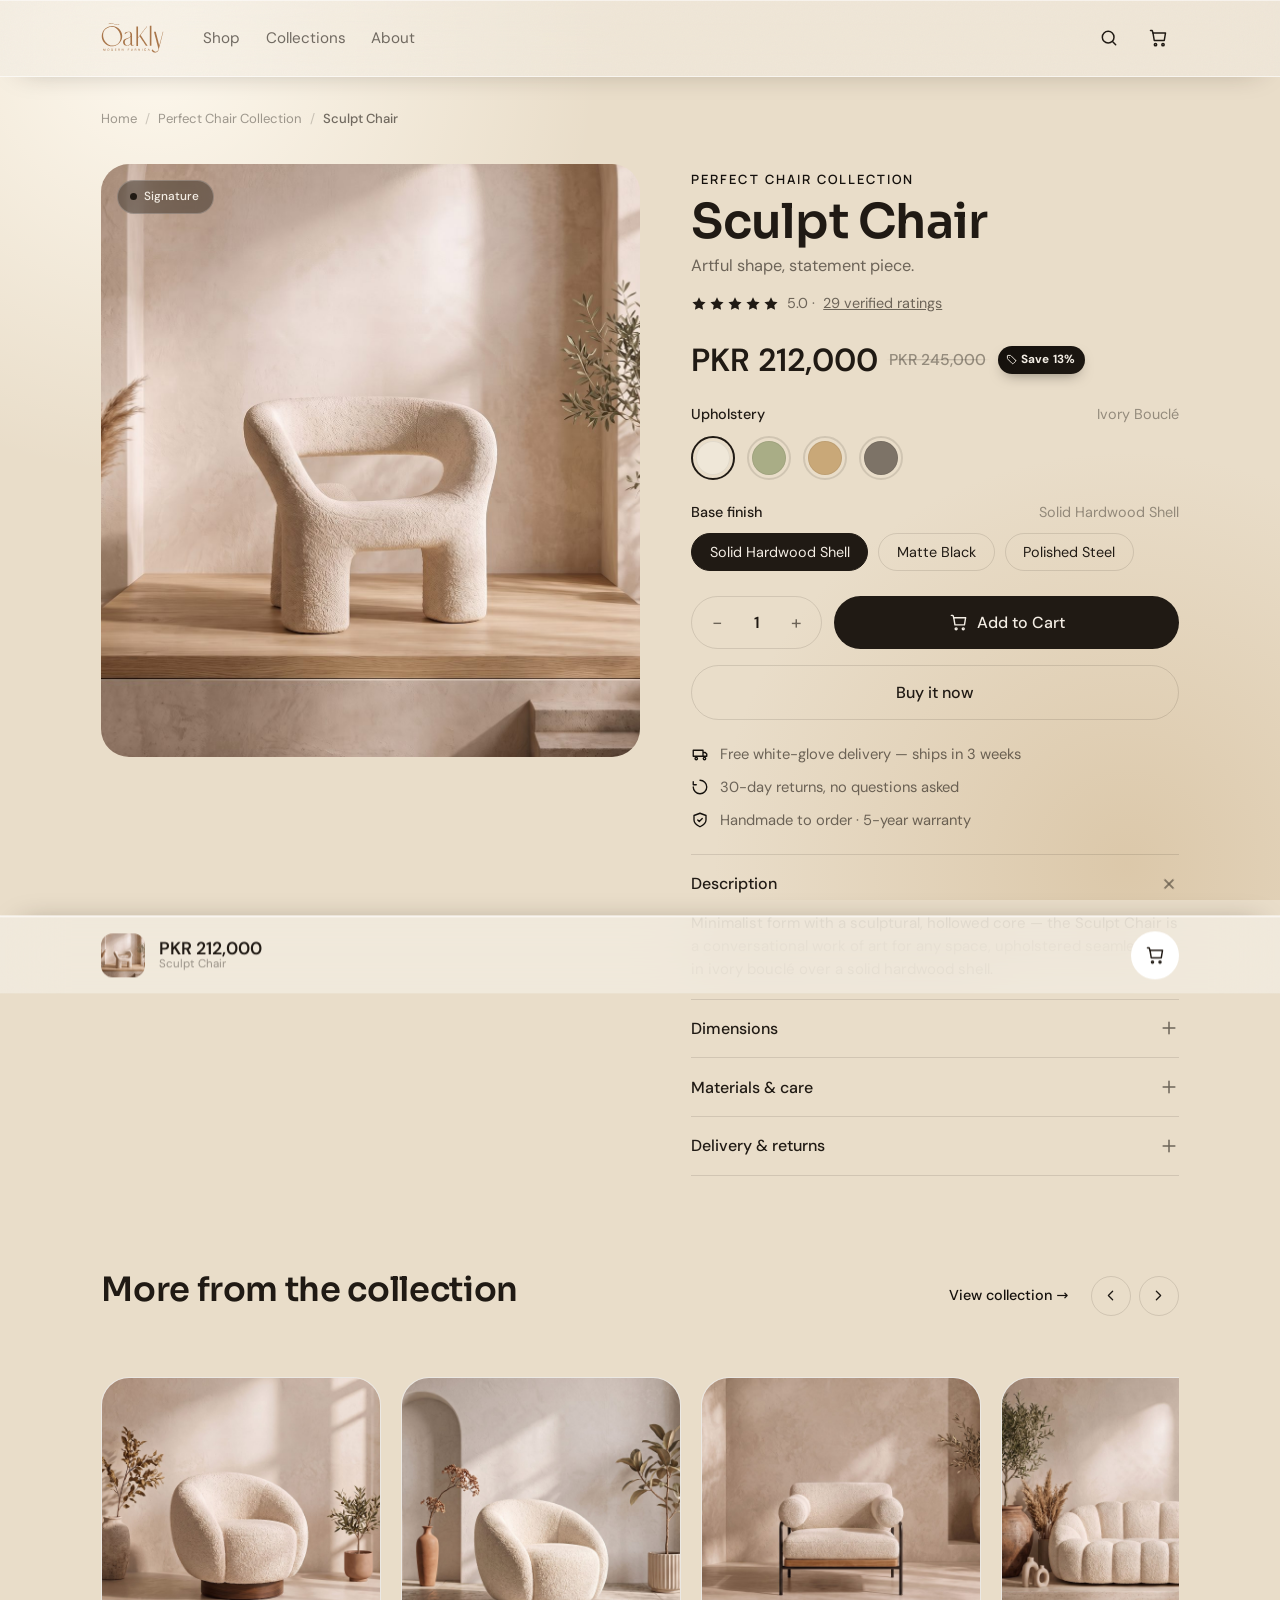
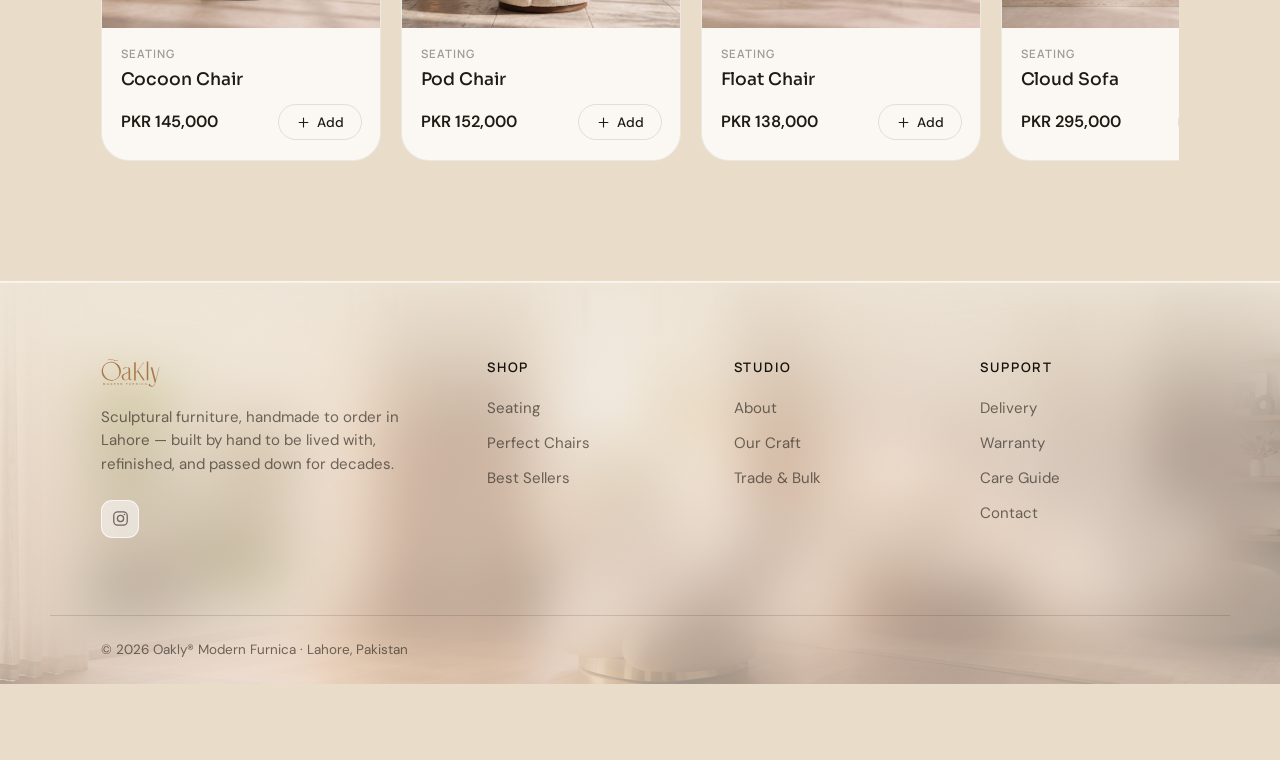
<file: sculpt-chair.html>
<!DOCTYPE html>
<html lang="en">
<head>
  <meta charset="UTF-8" />
  <meta name="viewport" content="width=device-width, initial-scale=1.0" />
  <title>Sculpt Chair — Oakly® Perfect Chair Collection</title>
  <meta name="description" content="Sculpt Chair — Artful shape, statement piece. Handmade to order by Oakly® Modern Furnica." />
  <link rel="icon" type="image/svg+xml" href="logo.svg" />
  <meta property="og:type" content="website" />
  <meta property="og:title" content="Sculpt Chair — Oakly® Perfect Chair Collection" />
  <meta property="og:description" content="Sculpt Chair — Artful shape, statement piece. Handmade to order by Oakly® Modern Furnica." />
  <meta property="og:image" content="assets/chairs/sculpt-chair.jpg" />
  <meta name="twitter:card" content="summary_large_image" />
  <meta name="twitter:title" content="Sculpt Chair — Oakly® Perfect Chair Collection" />
  <meta name="twitter:description" content="Sculpt Chair — Artful shape, statement piece. Handmade to order by Oakly® Modern Furnica." />
  <meta name="twitter:image" content="assets/chairs/sculpt-chair.jpg" />
  <link rel="preload" href="assets/fonts/DMSans-Variable.woff2" as="font" type="font/woff2" crossorigin />
  <link rel="stylesheet" href="fonts.css" />
  <link rel="stylesheet" href="shop.css" />
  <link rel="stylesheet" href="product.css" />
</head>
<body>

  <div class="cursor" aria-hidden="true"><div class="cursor__dot"></div><div class="cursor__ring"></div></div>

  <!-- ===== Header ===== -->
  <header class="site-header">
    <div class="wrap site-header__row">
      <a class="brand" href="index.html" aria-label="Oakly home"><img src="logo.svg" alt="Oakly — Modern Furnica" /></a>
      <nav class="mainnav" aria-label="Primary">
        <a href="store.html">Shop</a>
        <a href="chairs.html">Collections</a>
        <a href="index.html">About</a>
      </nav>
      <div class="header-tools">
        <button class="icon-btn" aria-label="Search"><svg viewBox="0 0 24 24" fill="none" stroke="currentColor" stroke-width="1.8" stroke-linecap="round"><circle cx="11" cy="11" r="7"/><path d="m20 20-3.5-3.5"/></svg></button>
        <button class="icon-btn cart-btn" aria-label="Cart">
          <svg viewBox="0 0 24 24" fill="none" stroke="currentColor" stroke-width="1.8" stroke-linecap="round" stroke-linejoin="round"><path d="M6 6h15l-1.5 9h-12z"/><path d="M6 6 5 3H3"/><circle cx="9" cy="20" r="1.4"/><circle cx="18" cy="20" r="1.4"/></svg>
          <span class="cart-count" aria-hidden="true">0</span>
        </button>
        <button class="icon-btn nav-toggle" aria-label="Menu" aria-expanded="false"><svg viewBox="0 0 24 24" fill="none" stroke="currentColor" stroke-width="1.8" stroke-linecap="round"><path d="M4 7h16M4 12h16M4 17h16"/></svg></button>
      </div>
    </div>
  </header>

  <main class="wrap">
    <nav class="breadcrumb" aria-label="Breadcrumb">
      <a href="index.html">Home</a><span>/</span>
      <a href="chairs.html">Perfect Chair Collection</a><span>/</span>
      <b>Sculpt Chair</b>
    </nav>

    <div class="product">

      <!-- ===== Gallery ===== -->
      <div class="gallery">
        <figure class="gallery__main">
          <span class="gallery__badge"><span class="dot"></span>Signature</span>
          <img data-gallery-main src="assets/chairs/sculpt-chair.jpg" alt="Sculpt Chair — Artful shape, statement piece." fetchpriority="high" />
        </figure>
      </div>

      <!-- ===== Info ===== -->
      <div class="info">
        <p class="info__eyebrow">Perfect Chair Collection</p>
        <h1 class="info__title">Sculpt Chair</h1>
        <p class="info__sub">Artful shape, statement piece.</p>

        <div class="rating">
          <span class="stars" aria-hidden="true">
            <svg viewBox="0 0 24 24" fill="currentColor"><path d="m12 2 3 6.3 6.9.9-5 4.8 1.2 6.8L12 17.8 5.9 20.8 7.1 14l-5-4.8 6.9-.9z"/></svg>
            <svg viewBox="0 0 24 24" fill="currentColor"><path d="m12 2 3 6.3 6.9.9-5 4.8 1.2 6.8L12 17.8 5.9 20.8 7.1 14l-5-4.8 6.9-.9z"/></svg>
            <svg viewBox="0 0 24 24" fill="currentColor"><path d="m12 2 3 6.3 6.9.9-5 4.8 1.2 6.8L12 17.8 5.9 20.8 7.1 14l-5-4.8 6.9-.9z"/></svg>
            <svg viewBox="0 0 24 24" fill="currentColor"><path d="m12 2 3 6.3 6.9.9-5 4.8 1.2 6.8L12 17.8 5.9 20.8 7.1 14l-5-4.8 6.9-.9z"/></svg>
            <svg viewBox="0 0 24 24" fill="currentColor"><path d="m12 2 3 6.3 6.9.9-5 4.8 1.2 6.8L12 17.8 5.9 20.8 7.1 14l-5-4.8 6.9-.9z"/></svg>
          </span>
          5.0 · <a href="#details" style="text-decoration:underline">29 verified ratings</a>
        </div>

        <div class="price" data-buy-anchor>
          <span class="price__now">PKR 212,000</span><span class="price__was">PKR 245,000</span><span class="price__off"><svg viewBox="0 0 24 24" fill="none" stroke="currentColor" stroke-width="2" stroke-linecap="round" stroke-linejoin="round" aria-hidden="true"><path d="M20.59 13.41 11 3.83A2 2 0 0 0 9.6 3.2L4 3a1 1 0 0 0-1 1l.2 5.6a2 2 0 0 0 .6 1.4l9.58 9.6a2 2 0 0 0 2.83 0l4.4-4.4a2 2 0 0 0-.02-2.79Z"/><circle cx="7.5" cy="7.5" r="1" fill="currentColor" stroke="none"/></svg>Save 13%</span></div>

        <div class="opt">
          <div class="opt__label"><b>Upholstery</b><span>Ivory Bouclé</span></div>
          <div class="swatches" data-select-group>
            <button class="swatch is-active" data-select style="--c:#efe7d8" aria-label="Ivory Bouclé"></button>
            <button class="swatch" data-select style="--c:#a9ad86" aria-label="Olive Bouclé"></button>
            <button class="swatch" data-select style="--c:#c9a878" aria-label="Camel"></button>
            <button class="swatch" data-select style="--c:#7d7367" aria-label="Clay"></button>
          </div>
        </div>

        <div class="opt">
          <div class="opt__label"><b>Base finish</b><span>Solid Hardwood Shell</span></div>
          <div class="chips" data-select-group>
            <button class="chip is-active" data-select>Solid Hardwood Shell</button>
            <button class="chip" data-select>Matte Black</button>
            <button class="chip" data-select>Polished Steel</button>
          </div>
        </div>

        <div class="buy-row">
          <div class="qty">
            <button data-qty="down" aria-label="Decrease quantity">−</button>
            <input data-qty-input type="number" value="1" min="1" max="99" aria-label="Quantity" />
            <button data-qty="up" aria-label="Increase quantity">+</button>
          </div>
          <button class="btn btn--full" data-add="main" data-name="Sculpt Chair" data-price="212000" data-img="assets/chairs/sculpt-chair.jpg" data-href="sculpt-chair.html"><svg viewBox="0 0 24 24" fill="none" stroke="currentColor" stroke-width="1.8" stroke-linecap="round" stroke-linejoin="round"><path d="M6 6h15l-1.5 9h-12z"/><path d="M6 6 5 3H3"/><circle cx="9" cy="20" r="1.2"/><circle cx="18" cy="20" r="1.2"/></svg><span>Add to Cart</span></button>
        </div>
        <button class="btn btn--ghost btn--full" data-add="buynow" data-name="Sculpt Chair" data-price="212000" data-img="assets/chairs/sculpt-chair.jpg" data-href="sculpt-chair.html"><span>Buy it now</span></button>

        <ul class="reassure-list">
          <li><svg viewBox="0 0 24 24" fill="none" stroke="currentColor" stroke-width="1.8" stroke-linecap="round" stroke-linejoin="round"><path d="M3 7h13v8H3zM16 10h3l2 2v3h-5z"/><circle cx="7" cy="18" r="1.6"/><circle cx="18" cy="18" r="1.6"/></svg> Free white-glove delivery — ships in 3 weeks</li>
          <li><svg viewBox="0 0 24 24" fill="none" stroke="currentColor" stroke-width="1.8" stroke-linecap="round" stroke-linejoin="round"><path d="M3 12a9 9 0 1 0 9-9"/><path d="M3 5v4h4"/></svg> 30-day returns, no questions asked</li>
          <li><svg viewBox="0 0 24 24" fill="none" stroke="currentColor" stroke-width="1.8" stroke-linecap="round" stroke-linejoin="round"><path d="M12 3 4 6v6c0 5 8 9 8 9s8-4 8-9V6z"/><path d="m9 12 2 2 4-4"/></svg> Handmade to order · 5-year warranty</li>
        </ul>

        <!-- ===== Accordion ===== -->
        <div class="accordion" id="details">
          <div class="acc is-open">
            <button class="acc__head">Description <svg viewBox="0 0 24 24" fill="none" stroke="currentColor" stroke-width="1.8" stroke-linecap="round"><path d="M12 5v14M5 12h14"/></svg></button>
            <div class="acc__body"><div class="acc__inner"><p>Minimalist form with a sculptural, hollowed core — the Sculpt Chair is a conversational work of art for any space, upholstered seamlessly in ivory bouclé over a solid hardwood shell.</p></div></div>
          </div>
          <div class="acc">
            <button class="acc__head">Dimensions <svg viewBox="0 0 24 24" fill="none" stroke="currentColor" stroke-width="1.8" stroke-linecap="round"><path d="M12 5v14M5 12h14"/></svg></button>
            <div class="acc__body"><div class="acc__inner"><ul>
              <li><span>Width</span><b>78 cm</b></li>
              <li><span>Depth</span><b>70 cm</b></li>
              <li><span>Height</span><b>66 cm</b></li>
              <li><span>Seat height</span><b>36 cm</b></li>
              <li><span>Weight</span><b>20 kg</b></li>
            </ul></div></div>
          </div>
          <div class="acc">
            <button class="acc__head">Materials &amp; care <svg viewBox="0 0 24 24" fill="none" stroke="currentColor" stroke-width="1.8" stroke-linecap="round"><path d="M12 5v14M5 12h14"/></svg></button>
            <div class="acc__body"><div class="acc__inner"><p>Upholstery: Ivory Bouclé. Base: Solid Hardwood Shell. Spot-clean with a soft, damp cloth; vacuum on low with a brush head. Removable covers available on request.</p></div></div>
          </div>
          <div class="acc">
            <button class="acc__head">Delivery &amp; returns <svg viewBox="0 0 24 24" fill="none" stroke="currentColor" stroke-width="1.8" stroke-linecap="round"><path d="M12 5v14M5 12h14"/></svg></button>
            <div class="acc__body"><div class="acc__inner"><p>Made to order and dispatched within 3 weeks via free white-glove delivery — we place it in your room and take away the packaging. Return within 30 days for a full refund; we collect at no cost.</p></div></div>
          </div>
        </div>
      </div>
    </div>

    <!-- ===== Complete the look ===== -->
    <div class="section-head reveal">
      <h2>More from the collection</h2>
      <div class="section-head__nav"><a href="chairs.html">View collection →</a><div class="rail-arrows"><button class="rail-arrow" data-rail-prev aria-label="Scroll left" disabled><svg viewBox="0 0 24 24" fill="none" stroke="currentColor" stroke-width="1.8" stroke-linecap="round" stroke-linejoin="round"><path d="m15 6-6 6 6 6"/></svg></button><button class="rail-arrow" data-rail-next aria-label="Scroll right"><svg viewBox="0 0 24 24" fill="none" stroke="currentColor" stroke-width="1.8" stroke-linecap="round" stroke-linejoin="round"><path d="m9 6 6 6-6 6"/></svg></button></div></div>
    </div>
    <div class="rail-wrap"><div class="rail reveal">
      <article class="pcard">
        <div class="pcard__media"><a href="cocoon-chair.html"><img src="assets/chairs/cocoon-chair.jpg" alt="Cocoon Chair" loading="lazy" /></a></div>
        <div class="pcard__body"><p class="pcard__cat">Seating</p><h3 class="pcard__name"><a href="cocoon-chair.html">Cocoon Chair</a></h3><div class="pcard__foot"><span class="pcard__price"><b>PKR 145,000</b></span><button class="pcard__add pcard__add--rail" data-add data-name="Cocoon Chair" data-price="145000" data-img="assets/chairs/cocoon-chair.jpg" data-href="cocoon-chair.html"><svg viewBox="0 0 24 24" fill="none" stroke="currentColor" stroke-width="1.8" stroke-linecap="round" stroke-linejoin="round"><path d="M12 5v14M5 12h14"/></svg><span>Add</span></button></div></div>
      </article>

      <article class="pcard">
        <div class="pcard__media"><a href="pod-chair.html"><img src="assets/chairs/pod-chair.jpg" alt="Pod Chair" loading="lazy" /></a></div>
        <div class="pcard__body"><p class="pcard__cat">Seating</p><h3 class="pcard__name"><a href="pod-chair.html">Pod Chair</a></h3><div class="pcard__foot"><span class="pcard__price"><b>PKR 152,000</b></span><button class="pcard__add pcard__add--rail" data-add data-name="Pod Chair" data-price="152000" data-img="assets/chairs/pod-chair.jpg" data-href="pod-chair.html"><svg viewBox="0 0 24 24" fill="none" stroke="currentColor" stroke-width="1.8" stroke-linecap="round" stroke-linejoin="round"><path d="M12 5v14M5 12h14"/></svg><span>Add</span></button></div></div>
      </article>

      <article class="pcard">
        <div class="pcard__media"><a href="float-chair.html"><img src="assets/chairs/float-chair.jpg" alt="Float Chair" loading="lazy" /></a></div>
        <div class="pcard__body"><p class="pcard__cat">Seating</p><h3 class="pcard__name"><a href="float-chair.html">Float Chair</a></h3><div class="pcard__foot"><span class="pcard__price"><b>PKR 138,000</b></span><button class="pcard__add pcard__add--rail" data-add data-name="Float Chair" data-price="138000" data-img="assets/chairs/float-chair.jpg" data-href="float-chair.html"><svg viewBox="0 0 24 24" fill="none" stroke="currentColor" stroke-width="1.8" stroke-linecap="round" stroke-linejoin="round"><path d="M12 5v14M5 12h14"/></svg><span>Add</span></button></div></div>
      </article>

      <article class="pcard">
        <div class="pcard__media"><a href="cloud-sofa.html"><img src="assets/chairs/cloud-sofa.jpg" alt="Cloud Sofa" loading="lazy" /></a></div>
        <div class="pcard__body"><p class="pcard__cat">Seating</p><h3 class="pcard__name"><a href="cloud-sofa.html">Cloud Sofa</a></h3><div class="pcard__foot"><span class="pcard__price"><b>PKR 295,000</b></span><button class="pcard__add pcard__add--rail" data-add data-name="Cloud Sofa" data-price="295000" data-img="assets/chairs/cloud-sofa.jpg" data-href="cloud-sofa.html"><svg viewBox="0 0 24 24" fill="none" stroke="currentColor" stroke-width="1.8" stroke-linecap="round" stroke-linejoin="round"><path d="M12 5v14M5 12h14"/></svg><span>Add</span></button></div></div>
      </article>
    </div></div>
  </main>

  <!-- ===== Footer ===== -->
  <div class="footer-shell footer-shell--cta">
    <span class="footer-shell__img" aria-hidden="true"></span>
    <footer class="site-footer">
      <span class="site-footer__grain" aria-hidden="true"></span>

      <div class="wrap site-footer__grid">
        <div class="site-footer__brand">
          <img src="logo.svg" alt="Oakly" />
          <p>Sculptural furniture, handmade to order in Lahore — built by hand to be lived with, refinished, and passed down for decades.</p>
          <div class="site-footer__social">
            <a href="https://www.instagram.com/oakly_furnica/" target="_blank" rel="noopener" aria-label="Instagram">
              <svg viewBox="0 0 24 24" fill="none" stroke="currentColor" stroke-width="1.8" stroke-linecap="round" stroke-linejoin="round"><rect x="2.5" y="2.5" width="19" height="19" rx="5.5"/><circle cx="12" cy="12" r="4.4"/><circle cx="17.6" cy="6.4" r="1.1" fill="currentColor" stroke="none"/></svg>
            </a>
          </div>
        </div>

        <nav class="site-footer__col" aria-label="Shop">
          <h4>Shop</h4>
          <ul>
            <li><a href="store.html">Seating</a></li>
            <li><a href="chairs.html">Perfect Chairs</a></li>
            <li><a href="store.html">Best Sellers</a></li>
          </ul>
        </nav>

        <nav class="site-footer__col" aria-label="Studio">
          <h4>Studio</h4>
          <ul>
            <li><a href="index.html#about">About</a></li>
            <li><a href="index.html">Our Craft</a></li>
            <li><a href="https://wa.me/923005926262?text=Hi%20Oakly!%20I'm%20enquiring%20about%20a%20trade%2Fbulk%20order." target="_blank" rel="noopener">Trade &amp; Bulk</a></li>
          </ul>
        </nav>

        <nav class="site-footer__col" aria-label="Support">
          <h4>Support</h4>
          <ul>
            <li><a href="index.html#faq">Delivery</a></li>
            <li><a href="index.html#faq">Warranty</a></li>
            <li><a href="index.html">Care Guide</a></li>
            <li><a href="https://wa.me/923005926262" target="_blank" rel="noopener">Contact</a></li>
          </ul>
        </nav>
      </div>

      <div class="wrap site-footer__bar">
        <span>© 2026 Oakly® Modern Furnica · Lahore, Pakistan</span>
      </div>
    </footer>
  </div>

  <!-- ===== Sticky mobile buy bar ===== -->
  <div class="sticky-buy">
    <div class="sticky-buy__capsule"><div class="sticky-buy__thumb"><img src="assets/chairs/sculpt-chair.jpg" alt="Sculpt Chair" loading="lazy" /></div><div class="sticky-buy__price"><b>PKR 212,000</b><small>Sculpt Chair</small></div>
    <button class="btn" data-add="main" data-name="Sculpt Chair" data-price="212000" data-img="assets/chairs/sculpt-chair.jpg" data-href="sculpt-chair.html"><svg viewBox="0 0 24 24" fill="none" stroke="currentColor" stroke-width="1.8" stroke-linecap="round" stroke-linejoin="round" aria-hidden="true"><path d="M6 6h15l-1.5 9h-12z"/><path d="M6 6 5 3H3"/><circle cx="9" cy="20" r="1.2"/><circle cx="18" cy="20" r="1.2"/></svg><span>Add to Cart</span></button></div>
  </div>

  <script src="assets/vendor/lenis.min.js"></script>
  <script src="shop.js"></script>
</body>
</html>
</file>
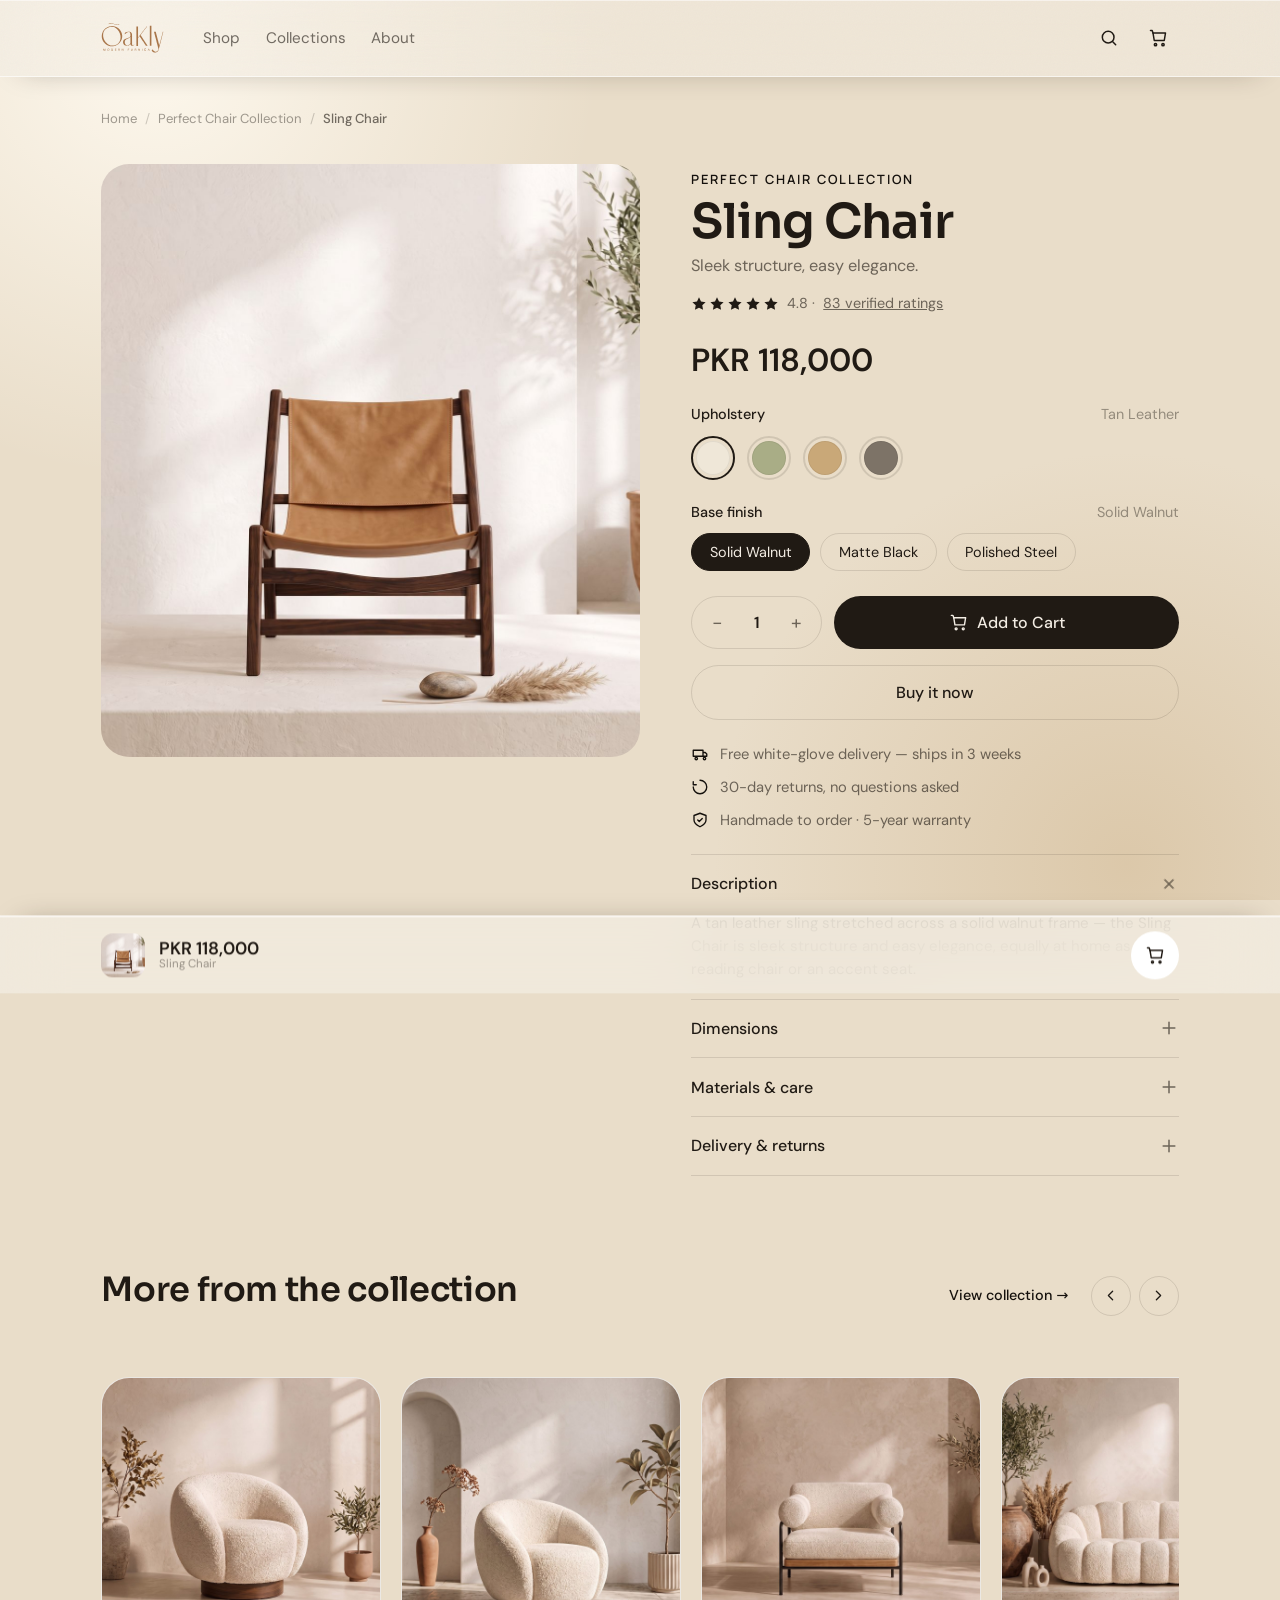
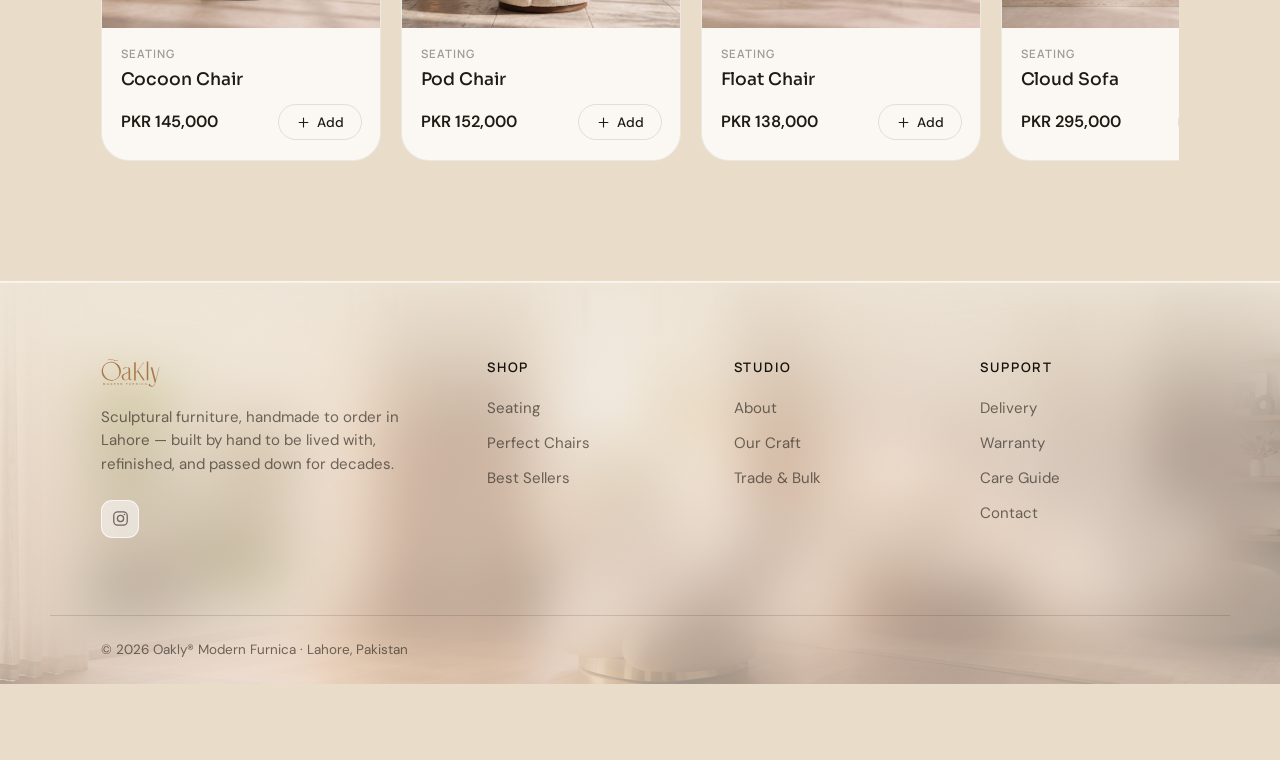
<file: sling-chair.html>
<!DOCTYPE html>
<html lang="en">
<head>
  <meta charset="UTF-8" />
  <meta name="viewport" content="width=device-width, initial-scale=1.0" />
  <title>Sling Chair — Oakly® Perfect Chair Collection</title>
  <meta name="description" content="Sling Chair — Sleek structure, easy elegance. Handmade to order by Oakly® Modern Furnica." />
  <link rel="icon" type="image/svg+xml" href="logo.svg" />
  <meta property="og:type" content="website" />
  <meta property="og:title" content="Sling Chair — Oakly® Perfect Chair Collection" />
  <meta property="og:description" content="Sling Chair — Sleek structure, easy elegance. Handmade to order by Oakly® Modern Furnica." />
  <meta property="og:image" content="assets/chairs/sling-chair.jpg" />
  <meta name="twitter:card" content="summary_large_image" />
  <meta name="twitter:title" content="Sling Chair — Oakly® Perfect Chair Collection" />
  <meta name="twitter:description" content="Sling Chair — Sleek structure, easy elegance. Handmade to order by Oakly® Modern Furnica." />
  <meta name="twitter:image" content="assets/chairs/sling-chair.jpg" />
  <link rel="preload" href="assets/fonts/DMSans-Variable.woff2" as="font" type="font/woff2" crossorigin />
  <link rel="stylesheet" href="fonts.css" />
  <link rel="stylesheet" href="shop.css" />
  <link rel="stylesheet" href="product.css" />
</head>
<body>

  <div class="cursor" aria-hidden="true"><div class="cursor__dot"></div><div class="cursor__ring"></div></div>

  <!-- ===== Header ===== -->
  <header class="site-header">
    <div class="wrap site-header__row">
      <a class="brand" href="index.html" aria-label="Oakly home"><img src="logo.svg" alt="Oakly — Modern Furnica" /></a>
      <nav class="mainnav" aria-label="Primary">
        <a href="store.html">Shop</a>
        <a href="chairs.html">Collections</a>
        <a href="index.html">About</a>
      </nav>
      <div class="header-tools">
        <button class="icon-btn" aria-label="Search"><svg viewBox="0 0 24 24" fill="none" stroke="currentColor" stroke-width="1.8" stroke-linecap="round"><circle cx="11" cy="11" r="7"/><path d="m20 20-3.5-3.5"/></svg></button>
        <button class="icon-btn cart-btn" aria-label="Cart">
          <svg viewBox="0 0 24 24" fill="none" stroke="currentColor" stroke-width="1.8" stroke-linecap="round" stroke-linejoin="round"><path d="M6 6h15l-1.5 9h-12z"/><path d="M6 6 5 3H3"/><circle cx="9" cy="20" r="1.4"/><circle cx="18" cy="20" r="1.4"/></svg>
          <span class="cart-count" aria-hidden="true">0</span>
        </button>
        <button class="icon-btn nav-toggle" aria-label="Menu" aria-expanded="false"><svg viewBox="0 0 24 24" fill="none" stroke="currentColor" stroke-width="1.8" stroke-linecap="round"><path d="M4 7h16M4 12h16M4 17h16"/></svg></button>
      </div>
    </div>
  </header>

  <main class="wrap">
    <nav class="breadcrumb" aria-label="Breadcrumb">
      <a href="index.html">Home</a><span>/</span>
      <a href="chairs.html">Perfect Chair Collection</a><span>/</span>
      <b>Sling Chair</b>
    </nav>

    <div class="product">

      <!-- ===== Gallery ===== -->
      <div class="gallery">
        <figure class="gallery__main">
          
          <img data-gallery-main src="assets/chairs/sling-chair.jpg" alt="Sling Chair — Sleek structure, easy elegance." fetchpriority="high" />
        </figure>
      </div>

      <!-- ===== Info ===== -->
      <div class="info">
        <p class="info__eyebrow">Perfect Chair Collection</p>
        <h1 class="info__title">Sling Chair</h1>
        <p class="info__sub">Sleek structure, easy elegance.</p>

        <div class="rating">
          <span class="stars" aria-hidden="true">
            <svg viewBox="0 0 24 24" fill="currentColor"><path d="m12 2 3 6.3 6.9.9-5 4.8 1.2 6.8L12 17.8 5.9 20.8 7.1 14l-5-4.8 6.9-.9z"/></svg>
            <svg viewBox="0 0 24 24" fill="currentColor"><path d="m12 2 3 6.3 6.9.9-5 4.8 1.2 6.8L12 17.8 5.9 20.8 7.1 14l-5-4.8 6.9-.9z"/></svg>
            <svg viewBox="0 0 24 24" fill="currentColor"><path d="m12 2 3 6.3 6.9.9-5 4.8 1.2 6.8L12 17.8 5.9 20.8 7.1 14l-5-4.8 6.9-.9z"/></svg>
            <svg viewBox="0 0 24 24" fill="currentColor"><path d="m12 2 3 6.3 6.9.9-5 4.8 1.2 6.8L12 17.8 5.9 20.8 7.1 14l-5-4.8 6.9-.9z"/></svg>
            <svg viewBox="0 0 24 24" fill="currentColor"><path d="m12 2 3 6.3 6.9.9-5 4.8 1.2 6.8L12 17.8 5.9 20.8 7.1 14l-5-4.8 6.9-.9z"/></svg>
          </span>
          4.8 · <a href="#details" style="text-decoration:underline">83 verified ratings</a>
        </div>

        <div class="price" data-buy-anchor>
          <span class="price__now">PKR 118,000</span>
        </div>

        <div class="opt">
          <div class="opt__label"><b>Upholstery</b><span>Tan Leather</span></div>
          <div class="swatches" data-select-group>
            <button class="swatch is-active" data-select style="--c:#efe7d8" aria-label="Ivory Bouclé"></button>
            <button class="swatch" data-select style="--c:#a9ad86" aria-label="Olive Bouclé"></button>
            <button class="swatch" data-select style="--c:#c9a878" aria-label="Camel"></button>
            <button class="swatch" data-select style="--c:#7d7367" aria-label="Clay"></button>
          </div>
        </div>

        <div class="opt">
          <div class="opt__label"><b>Base finish</b><span>Solid Walnut</span></div>
          <div class="chips" data-select-group>
            <button class="chip is-active" data-select>Solid Walnut</button>
            <button class="chip" data-select>Matte Black</button>
            <button class="chip" data-select>Polished Steel</button>
          </div>
        </div>

        <div class="buy-row">
          <div class="qty">
            <button data-qty="down" aria-label="Decrease quantity">−</button>
            <input data-qty-input type="number" value="1" min="1" max="99" aria-label="Quantity" />
            <button data-qty="up" aria-label="Increase quantity">+</button>
          </div>
          <button class="btn btn--full" data-add="main" data-name="Sling Chair" data-price="118000" data-img="assets/chairs/sling-chair.jpg" data-href="sling-chair.html"><svg viewBox="0 0 24 24" fill="none" stroke="currentColor" stroke-width="1.8" stroke-linecap="round" stroke-linejoin="round"><path d="M6 6h15l-1.5 9h-12z"/><path d="M6 6 5 3H3"/><circle cx="9" cy="20" r="1.2"/><circle cx="18" cy="20" r="1.2"/></svg><span>Add to Cart</span></button>
        </div>
        <button class="btn btn--ghost btn--full" data-add="buynow" data-name="Sling Chair" data-price="118000" data-img="assets/chairs/sling-chair.jpg" data-href="sling-chair.html"><span>Buy it now</span></button>

        <ul class="reassure-list">
          <li><svg viewBox="0 0 24 24" fill="none" stroke="currentColor" stroke-width="1.8" stroke-linecap="round" stroke-linejoin="round"><path d="M3 7h13v8H3zM16 10h3l2 2v3h-5z"/><circle cx="7" cy="18" r="1.6"/><circle cx="18" cy="18" r="1.6"/></svg> Free white-glove delivery — ships in 3 weeks</li>
          <li><svg viewBox="0 0 24 24" fill="none" stroke="currentColor" stroke-width="1.8" stroke-linecap="round" stroke-linejoin="round"><path d="M3 12a9 9 0 1 0 9-9"/><path d="M3 5v4h4"/></svg> 30-day returns, no questions asked</li>
          <li><svg viewBox="0 0 24 24" fill="none" stroke="currentColor" stroke-width="1.8" stroke-linecap="round" stroke-linejoin="round"><path d="M12 3 4 6v6c0 5 8 9 8 9s8-4 8-9V6z"/><path d="m9 12 2 2 4-4"/></svg> Handmade to order · 5-year warranty</li>
        </ul>

        <!-- ===== Accordion ===== -->
        <div class="accordion" id="details">
          <div class="acc is-open">
            <button class="acc__head">Description <svg viewBox="0 0 24 24" fill="none" stroke="currentColor" stroke-width="1.8" stroke-linecap="round"><path d="M12 5v14M5 12h14"/></svg></button>
            <div class="acc__body"><div class="acc__inner"><p>A tan leather sling stretched across a solid walnut frame — the Sling Chair is sleek structure and easy elegance, equally at home as a reading chair or an accent seat.</p></div></div>
          </div>
          <div class="acc">
            <button class="acc__head">Dimensions <svg viewBox="0 0 24 24" fill="none" stroke="currentColor" stroke-width="1.8" stroke-linecap="round"><path d="M12 5v14M5 12h14"/></svg></button>
            <div class="acc__body"><div class="acc__inner"><ul>
              <li><span>Width</span><b>68 cm</b></li>
              <li><span>Depth</span><b>74 cm</b></li>
              <li><span>Height</span><b>78 cm</b></li>
              <li><span>Seat height</span><b>38 cm</b></li>
              <li><span>Weight</span><b>14 kg</b></li>
            </ul></div></div>
          </div>
          <div class="acc">
            <button class="acc__head">Materials &amp; care <svg viewBox="0 0 24 24" fill="none" stroke="currentColor" stroke-width="1.8" stroke-linecap="round"><path d="M12 5v14M5 12h14"/></svg></button>
            <div class="acc__body"><div class="acc__inner"><p>Upholstery: Tan Leather. Base: Solid Walnut. Spot-clean with a soft, damp cloth; vacuum on low with a brush head. Removable covers available on request.</p></div></div>
          </div>
          <div class="acc">
            <button class="acc__head">Delivery &amp; returns <svg viewBox="0 0 24 24" fill="none" stroke="currentColor" stroke-width="1.8" stroke-linecap="round"><path d="M12 5v14M5 12h14"/></svg></button>
            <div class="acc__body"><div class="acc__inner"><p>Made to order and dispatched within 3 weeks via free white-glove delivery — we place it in your room and take away the packaging. Return within 30 days for a full refund; we collect at no cost.</p></div></div>
          </div>
        </div>
      </div>
    </div>

    <!-- ===== Complete the look ===== -->
    <div class="section-head reveal">
      <h2>More from the collection</h2>
      <div class="section-head__nav"><a href="chairs.html">View collection →</a><div class="rail-arrows"><button class="rail-arrow" data-rail-prev aria-label="Scroll left" disabled><svg viewBox="0 0 24 24" fill="none" stroke="currentColor" stroke-width="1.8" stroke-linecap="round" stroke-linejoin="round"><path d="m15 6-6 6 6 6"/></svg></button><button class="rail-arrow" data-rail-next aria-label="Scroll right"><svg viewBox="0 0 24 24" fill="none" stroke="currentColor" stroke-width="1.8" stroke-linecap="round" stroke-linejoin="round"><path d="m9 6 6 6-6 6"/></svg></button></div></div>
    </div>
    <div class="rail-wrap"><div class="rail reveal">
      <article class="pcard">
        <div class="pcard__media"><a href="cocoon-chair.html"><img src="assets/chairs/cocoon-chair.jpg" alt="Cocoon Chair" loading="lazy" /></a></div>
        <div class="pcard__body"><p class="pcard__cat">Seating</p><h3 class="pcard__name"><a href="cocoon-chair.html">Cocoon Chair</a></h3><div class="pcard__foot"><span class="pcard__price"><b>PKR 145,000</b></span><button class="pcard__add pcard__add--rail" data-add data-name="Cocoon Chair" data-price="145000" data-img="assets/chairs/cocoon-chair.jpg" data-href="cocoon-chair.html"><svg viewBox="0 0 24 24" fill="none" stroke="currentColor" stroke-width="1.8" stroke-linecap="round" stroke-linejoin="round"><path d="M12 5v14M5 12h14"/></svg><span>Add</span></button></div></div>
      </article>

      <article class="pcard">
        <div class="pcard__media"><a href="pod-chair.html"><img src="assets/chairs/pod-chair.jpg" alt="Pod Chair" loading="lazy" /></a></div>
        <div class="pcard__body"><p class="pcard__cat">Seating</p><h3 class="pcard__name"><a href="pod-chair.html">Pod Chair</a></h3><div class="pcard__foot"><span class="pcard__price"><b>PKR 152,000</b></span><button class="pcard__add pcard__add--rail" data-add data-name="Pod Chair" data-price="152000" data-img="assets/chairs/pod-chair.jpg" data-href="pod-chair.html"><svg viewBox="0 0 24 24" fill="none" stroke="currentColor" stroke-width="1.8" stroke-linecap="round" stroke-linejoin="round"><path d="M12 5v14M5 12h14"/></svg><span>Add</span></button></div></div>
      </article>

      <article class="pcard">
        <div class="pcard__media"><a href="float-chair.html"><img src="assets/chairs/float-chair.jpg" alt="Float Chair" loading="lazy" /></a></div>
        <div class="pcard__body"><p class="pcard__cat">Seating</p><h3 class="pcard__name"><a href="float-chair.html">Float Chair</a></h3><div class="pcard__foot"><span class="pcard__price"><b>PKR 138,000</b></span><button class="pcard__add pcard__add--rail" data-add data-name="Float Chair" data-price="138000" data-img="assets/chairs/float-chair.jpg" data-href="float-chair.html"><svg viewBox="0 0 24 24" fill="none" stroke="currentColor" stroke-width="1.8" stroke-linecap="round" stroke-linejoin="round"><path d="M12 5v14M5 12h14"/></svg><span>Add</span></button></div></div>
      </article>

      <article class="pcard">
        <div class="pcard__media"><a href="cloud-sofa.html"><img src="assets/chairs/cloud-sofa.jpg" alt="Cloud Sofa" loading="lazy" /></a></div>
        <div class="pcard__body"><p class="pcard__cat">Seating</p><h3 class="pcard__name"><a href="cloud-sofa.html">Cloud Sofa</a></h3><div class="pcard__foot"><span class="pcard__price"><b>PKR 295,000</b></span><button class="pcard__add pcard__add--rail" data-add data-name="Cloud Sofa" data-price="295000" data-img="assets/chairs/cloud-sofa.jpg" data-href="cloud-sofa.html"><svg viewBox="0 0 24 24" fill="none" stroke="currentColor" stroke-width="1.8" stroke-linecap="round" stroke-linejoin="round"><path d="M12 5v14M5 12h14"/></svg><span>Add</span></button></div></div>
      </article>
    </div></div>
  </main>

  <!-- ===== Footer ===== -->
  <div class="footer-shell footer-shell--cta">
    <span class="footer-shell__img" aria-hidden="true"></span>
    <footer class="site-footer">
      <span class="site-footer__grain" aria-hidden="true"></span>

      <div class="wrap site-footer__grid">
        <div class="site-footer__brand">
          <img src="logo.svg" alt="Oakly" />
          <p>Sculptural furniture, handmade to order in Lahore — built by hand to be lived with, refinished, and passed down for decades.</p>
          <div class="site-footer__social">
            <a href="https://www.instagram.com/oakly_furnica/" target="_blank" rel="noopener" aria-label="Instagram">
              <svg viewBox="0 0 24 24" fill="none" stroke="currentColor" stroke-width="1.8" stroke-linecap="round" stroke-linejoin="round"><rect x="2.5" y="2.5" width="19" height="19" rx="5.5"/><circle cx="12" cy="12" r="4.4"/><circle cx="17.6" cy="6.4" r="1.1" fill="currentColor" stroke="none"/></svg>
            </a>
          </div>
        </div>

        <nav class="site-footer__col" aria-label="Shop">
          <h4>Shop</h4>
          <ul>
            <li><a href="store.html">Seating</a></li>
            <li><a href="chairs.html">Perfect Chairs</a></li>
            <li><a href="store.html">Best Sellers</a></li>
          </ul>
        </nav>

        <nav class="site-footer__col" aria-label="Studio">
          <h4>Studio</h4>
          <ul>
            <li><a href="index.html#about">About</a></li>
            <li><a href="index.html">Our Craft</a></li>
            <li><a href="https://wa.me/923005926262?text=Hi%20Oakly!%20I'm%20enquiring%20about%20a%20trade%2Fbulk%20order." target="_blank" rel="noopener">Trade &amp; Bulk</a></li>
          </ul>
        </nav>

        <nav class="site-footer__col" aria-label="Support">
          <h4>Support</h4>
          <ul>
            <li><a href="index.html#faq">Delivery</a></li>
            <li><a href="index.html#faq">Warranty</a></li>
            <li><a href="index.html">Care Guide</a></li>
            <li><a href="https://wa.me/923005926262" target="_blank" rel="noopener">Contact</a></li>
          </ul>
        </nav>
      </div>

      <div class="wrap site-footer__bar">
        <span>© 2026 Oakly® Modern Furnica · Lahore, Pakistan</span>
      </div>
    </footer>
  </div>

  <!-- ===== Sticky mobile buy bar ===== -->
  <div class="sticky-buy">
    <div class="sticky-buy__capsule"><div class="sticky-buy__thumb"><img src="assets/chairs/sling-chair.jpg" alt="Sling Chair" loading="lazy" /></div><div class="sticky-buy__price"><b>PKR 118,000</b><small>Sling Chair</small></div>
    <button class="btn" data-add="main" data-name="Sling Chair" data-price="118000" data-img="assets/chairs/sling-chair.jpg" data-href="sling-chair.html"><svg viewBox="0 0 24 24" fill="none" stroke="currentColor" stroke-width="1.8" stroke-linecap="round" stroke-linejoin="round" aria-hidden="true"><path d="M6 6h15l-1.5 9h-12z"/><path d="M6 6 5 3H3"/><circle cx="9" cy="20" r="1.2"/><circle cx="18" cy="20" r="1.2"/></svg><span>Add to Cart</span></button></div>
  </div>

  <script src="assets/vendor/lenis.min.js"></script>
  <script src="shop.js"></script>
</body>
</html>
</file>
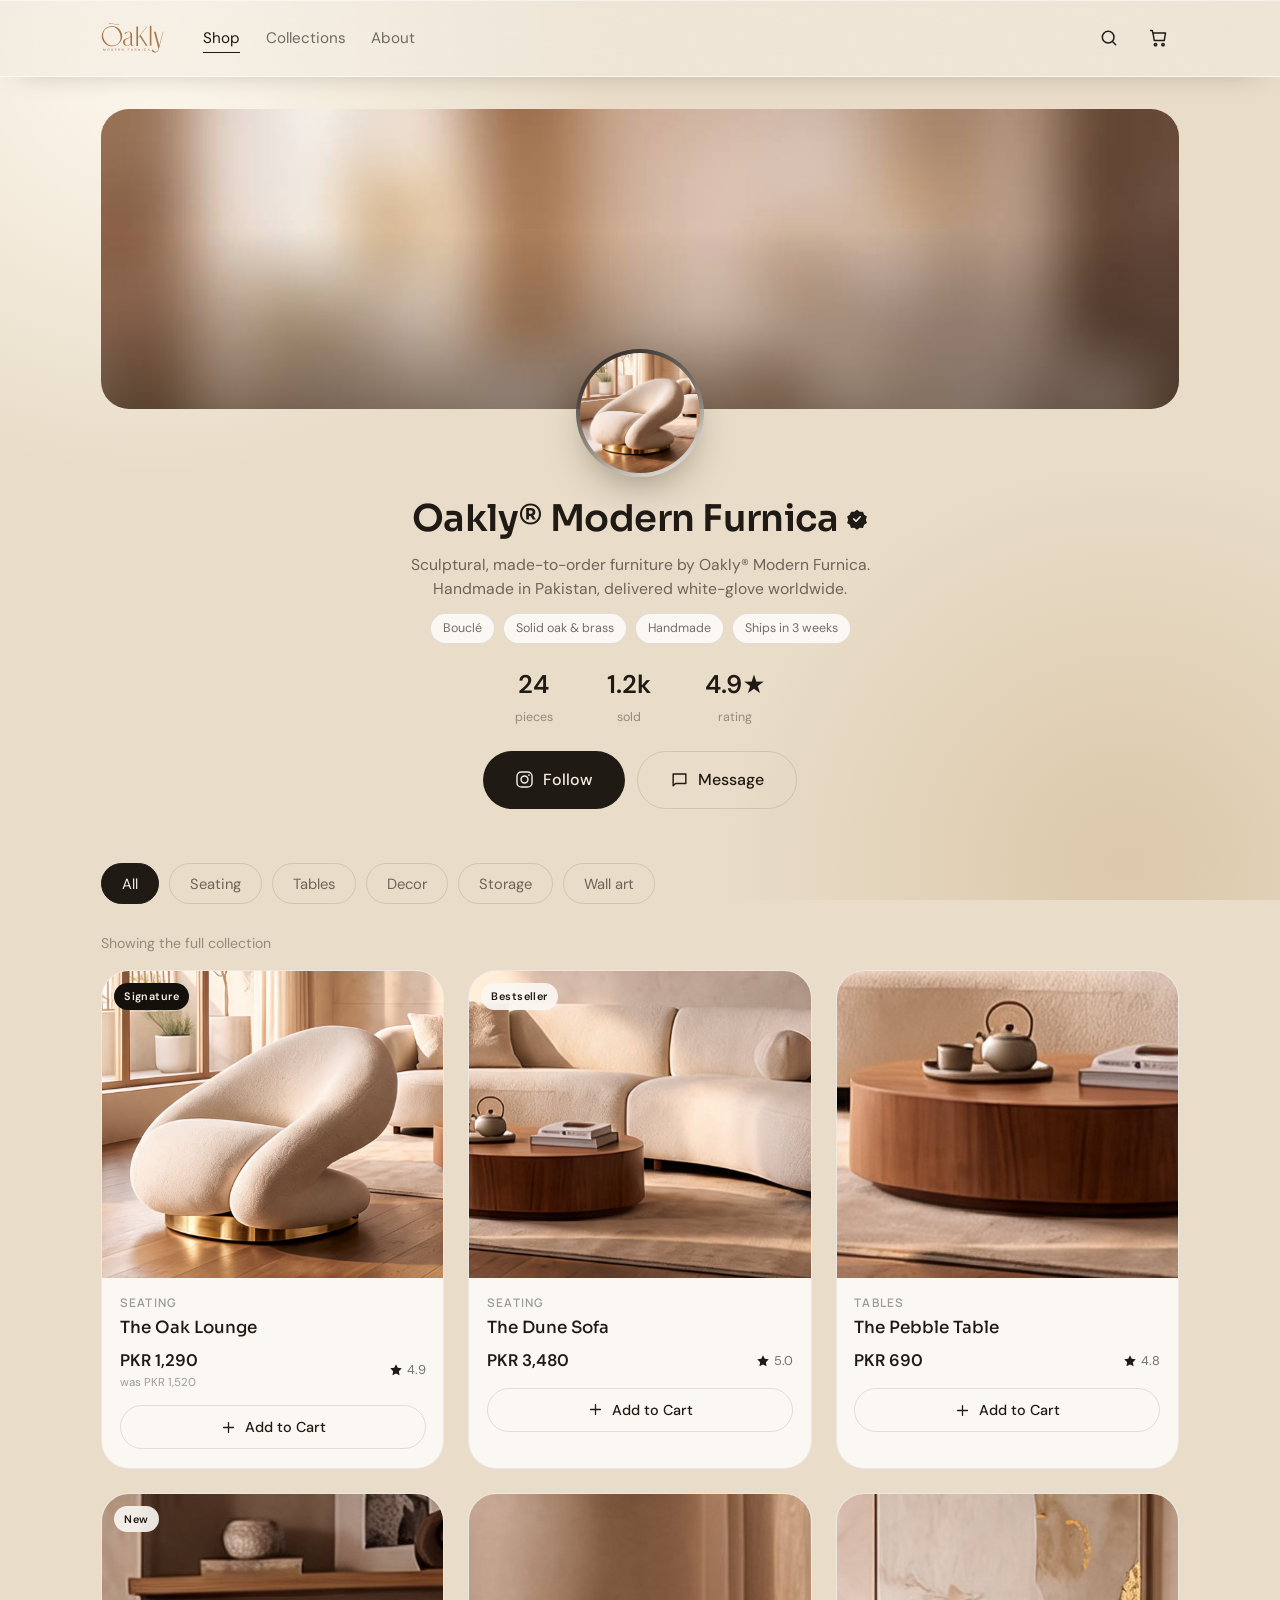
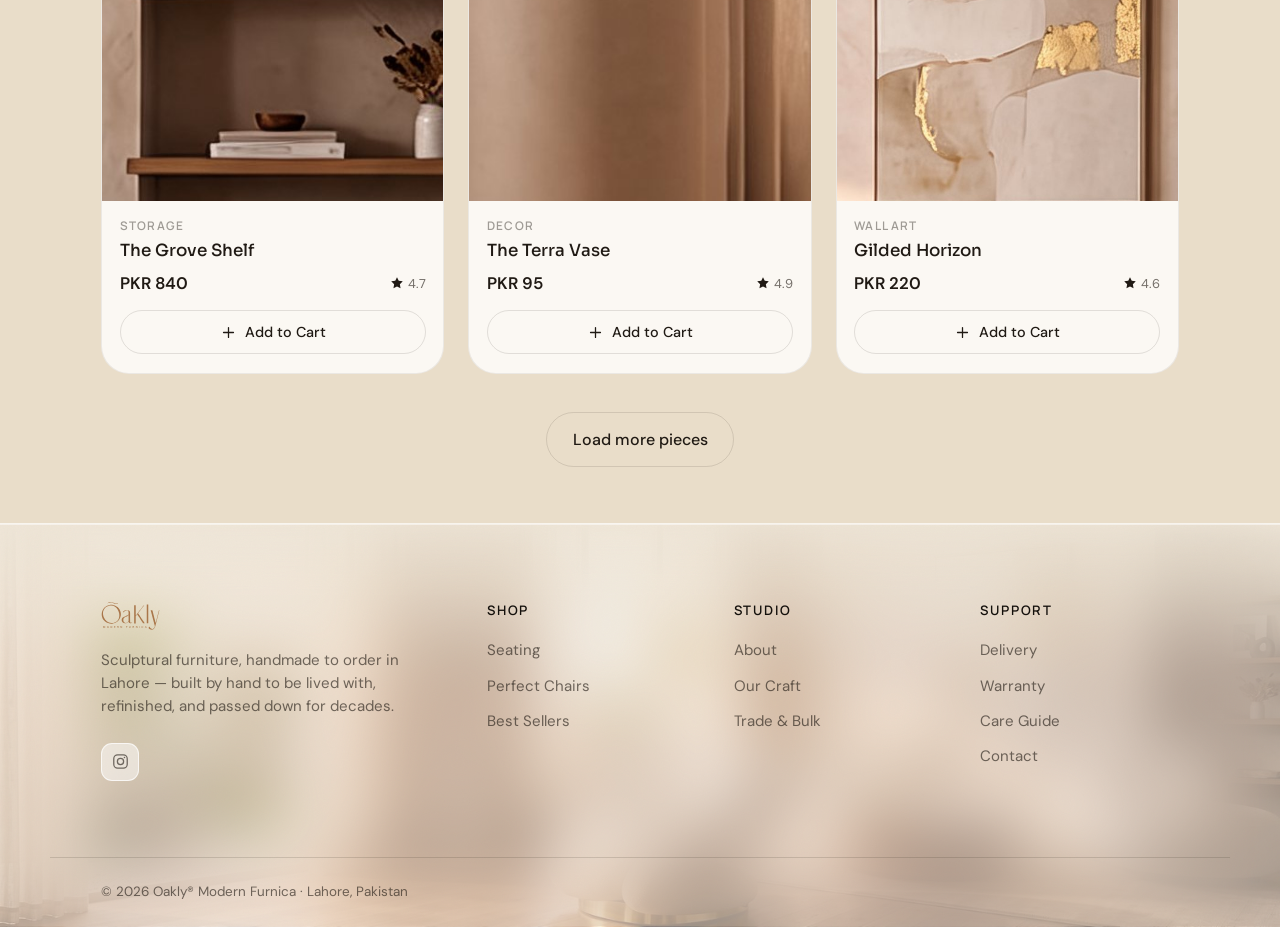
<file: store.html>
<!DOCTYPE html>
<html lang="en">
<head>
  <meta charset="UTF-8" />
  <meta name="viewport" content="width=device-width, initial-scale=1.0" />
  <title>Oakly® Store</title>
  <meta name="description" content="Oakly® — sculptural, made-to-order furniture. Browse seating, tables, and decor." />
  <link rel="icon" type="image/svg+xml" href="logo.svg" />
  <meta property="og:type" content="website" />
  <meta property="og:title" content="Oakly® Store" />
  <meta property="og:description" content="Oakly® — sculptural, made-to-order furniture. Browse seating, tables, and decor." />
  <meta property="og:image" content="assets/room-blur.jpg" />
  <meta name="twitter:card" content="summary_large_image" />
  <meta name="twitter:title" content="Oakly® Store" />
  <meta name="twitter:description" content="Oakly® — sculptural, made-to-order furniture. Browse seating, tables, and decor." />
  <meta name="twitter:image" content="assets/room-blur.jpg" />
  <link rel="preload" href="assets/fonts/DMSans-Variable.woff2" as="font" type="font/woff2" crossorigin />
  <link rel="stylesheet" href="fonts.css" />
  <link rel="stylesheet" href="shop.css" />
  <link rel="stylesheet" href="store.css" />
</head>
<body>

  <div class="cursor" aria-hidden="true"><div class="cursor__dot"></div><div class="cursor__ring"></div></div>

  <!-- ===== Header ===== -->
  <header class="site-header">
    <div class="wrap site-header__row">
      <a class="brand" href="index.html" aria-label="Oakly home"><img src="logo.svg" alt="Oakly — Modern Furnica" /></a>
      <nav class="mainnav" aria-label="Primary">
        <a href="store.html" aria-current="page">Shop</a>
        <a href="chairs.html">Collections</a>
        <a href="index.html">About</a>
      </nav>
      <div class="header-tools">
        <button class="icon-btn" aria-label="Search"><svg viewBox="0 0 24 24" fill="none" stroke="currentColor" stroke-width="1.8" stroke-linecap="round"><circle cx="11" cy="11" r="7"/><path d="m20 20-3.5-3.5"/></svg></button>
        <button class="icon-btn cart-btn" aria-label="Cart">
          <svg viewBox="0 0 24 24" fill="none" stroke="currentColor" stroke-width="1.8" stroke-linecap="round" stroke-linejoin="round"><path d="M6 6h15l-1.5 9h-12z"/><path d="M6 6 5 3H3"/><circle cx="9" cy="20" r="1.4"/><circle cx="18" cy="20" r="1.4"/></svg>
          <span class="cart-count" aria-hidden="true">0</span>
        </button>
        <button class="icon-btn nav-toggle" aria-label="Menu" aria-expanded="false"><svg viewBox="0 0 24 24" fill="none" stroke="currentColor" stroke-width="1.8" stroke-linecap="round"><path d="M4 7h16M4 12h16M4 17h16"/></svg></button>
      </div>
    </div>
  </header>

  <main class="wrap">

    <!-- ===== Store profile ===== -->
    <section class="store-hero">
      <div class="cover"><img src="assets/room-blur.jpg" alt="An Oakly styled living room" /></div>

      <div class="profile">
        <div class="profile__avatar"><img src="assets/chair.jpg" alt="Oakly® Modern Furnica" /></div>
        <h1 class="profile__name">Oakly® Modern Furnica
          <svg class="check" viewBox="0 0 24 24" role="img" aria-label="Verified"><path d="M12 2 14.9 4.2 18.5 4 19.8 7.4 22.8 9.4 21.6 12.9 22.8 16.4 19.8 18.4 18.5 21.8 14.9 21.6 12 23.8 9.1 21.6 5.5 21.8 4.2 18.4 1.2 16.4 2.4 12.9 1.2 9.4 4.2 7.4 5.5 4 9.1 4.2Z" fill="currentColor"/><path d="m8.5 12 2.4 2.4 4.6-4.8" fill="none" stroke="#f3ede4" stroke-width="1.8" stroke-linecap="round" stroke-linejoin="round"/></svg>
        </h1>
        <p class="profile__bio">Sculptural, made-to-order furniture by Oakly® Modern Furnica. Handmade in Pakistan, delivered white-glove worldwide.</p>
        <div class="profile__tags"><span>Bouclé</span><span>Solid oak &amp; brass</span><span>Handmade</span><span>Ships in 3 weeks</span></div>

        <div class="stats">
          <div class="s"><b>24</b><span>pieces</span></div>
          <div class="s"><b>1.2k</b><span>sold</span></div>
          <div class="s"><b>4.9★</b><span>rating</span></div>
        </div>

        <div class="profile__actions">
          <a class="btn" href="https://www.instagram.com/oakly_furnica/" target="_blank" rel="noopener"><svg viewBox="0 0 24 24" fill="none" stroke="currentColor" stroke-width="1.8" stroke-linecap="round" stroke-linejoin="round"><rect x="2.5" y="2.5" width="19" height="19" rx="5.5"/><circle cx="12" cy="12" r="4.4"/><circle cx="17.6" cy="6.4" r="1.1" fill="currentColor" stroke="none"/></svg><span>Follow</span></a>
          <a class="btn btn--ghost" href="https://wa.me/923005926262?text=Hi%20Oakly!%20I%20have%20a%20question%20about%20the%20store." target="_blank" rel="noopener"><svg viewBox="0 0 24 24" fill="none" stroke="currentColor" stroke-width="1.8" stroke-linecap="round" stroke-linejoin="round"><path d="M4 5h16v12H7l-3 3z"/></svg><span>Message</span></a>
        </div>
      </div>
    </section>

    <!-- ===== Filters ===== -->
    <div class="filters" data-select-group>
      <button class="filter is-active" data-select data-filter="all">All</button>
      <button class="filter" data-select data-filter="seating">Seating</button>
      <button class="filter" data-select data-filter="tables">Tables</button>
      <button class="filter" data-select data-filter="decor">Decor</button>
      <button class="filter" data-select data-filter="storage">Storage</button>
      <button class="filter" data-select data-filter="art">Wall art</button>
    </div>

    <p class="result-count">Showing the full collection</p>

    <!-- ===== Grid ===== -->
    <div class="grid">

      <article class="pcard reveal" data-cat="seating">
        <div class="pcard__media">
          <a href="product.html"><img src="assets/chair.jpg" alt="The Oak Lounge" loading="lazy" /></a>
          <span class="pcard__tag pcard__tag--oak">Signature</span>
          <button class="pcard__fav" data-fav aria-label="Save"><svg viewBox="0 0 24 24" fill="none" stroke="currentColor" stroke-width="1.7" stroke-linecap="round" stroke-linejoin="round"><path d="M12 21s-7-4.6-9.3-9A5 5 0 0 1 12 6a5 5 0 0 1 9.3 6C19 16.4 12 21 12 21Z"/></svg></button>
        </div>
        <div class="pcard__body">
          <p class="pcard__cat">Seating</p>
          <h3 class="pcard__name"><a href="product.html">The Oak Lounge</a></h3>
          <div class="pcard__foot"><span class="pcard__price"><b>PKR 1,290</b><small>was PKR 1,520</small></span><span class="pcard__rate"><svg viewBox="0 0 24 24" fill="currentColor"><path d="m12 2 3 6.3 6.9.9-5 4.8 1.2 6.8L12 17.8 5.9 20.8 7.1 14l-5-4.8 6.9-.9z"/></svg>4.9</span></div>
          <button class="pcard__add" data-add data-name="The Oak Lounge" data-price="1290" data-img="assets/chair.jpg" data-href="product.html"><svg viewBox="0 0 24 24" fill="none" stroke="currentColor" stroke-width="1.8" stroke-linecap="round" stroke-linejoin="round"><path d="M12 5v14M5 12h14"/></svg>Add to Cart</button>
        </div>
      </article>

      <article class="pcard reveal" data-cat="seating">
        <div class="pcard__media">
          <img src="assets/p-sofa.jpg" alt="The Dune Sofa" loading="lazy" />
          <span class="pcard__tag">Bestseller</span>
          <button class="pcard__fav" data-fav aria-label="Save"><svg viewBox="0 0 24 24" fill="none" stroke="currentColor" stroke-width="1.7" stroke-linecap="round" stroke-linejoin="round"><path d="M12 21s-7-4.6-9.3-9A5 5 0 0 1 12 6a5 5 0 0 1 9.3 6C19 16.4 12 21 12 21Z"/></svg></button>
        </div>
        <div class="pcard__body">
          <p class="pcard__cat">Seating</p>
          <h3 class="pcard__name">The Dune Sofa</h3>
          <div class="pcard__foot"><span class="pcard__price"><b>PKR 3,480</b></span><span class="pcard__rate"><svg viewBox="0 0 24 24" fill="currentColor"><path d="m12 2 3 6.3 6.9.9-5 4.8 1.2 6.8L12 17.8 5.9 20.8 7.1 14l-5-4.8 6.9-.9z"/></svg>5.0</span></div>
          <button class="pcard__add" data-add data-name="The Dune Sofa" data-price="3480" data-img="assets/p-sofa.jpg" data-href="store.html"><svg viewBox="0 0 24 24" fill="none" stroke="currentColor" stroke-width="1.8" stroke-linecap="round" stroke-linejoin="round"><path d="M12 5v14M5 12h14"/></svg>Add to Cart</button>
        </div>
      </article>

      <article class="pcard reveal" data-cat="tables">
        <div class="pcard__media">
          <img src="assets/p-table.jpg" alt="The Pebble Table" loading="lazy" />
          <button class="pcard__fav" data-fav aria-label="Save"><svg viewBox="0 0 24 24" fill="none" stroke="currentColor" stroke-width="1.7" stroke-linecap="round" stroke-linejoin="round"><path d="M12 21s-7-4.6-9.3-9A5 5 0 0 1 12 6a5 5 0 0 1 9.3 6C19 16.4 12 21 12 21Z"/></svg></button>
        </div>
        <div class="pcard__body">
          <p class="pcard__cat">Tables</p>
          <h3 class="pcard__name">The Pebble Table</h3>
          <div class="pcard__foot"><span class="pcard__price"><b>PKR 690</b></span><span class="pcard__rate"><svg viewBox="0 0 24 24" fill="currentColor"><path d="m12 2 3 6.3 6.9.9-5 4.8 1.2 6.8L12 17.8 5.9 20.8 7.1 14l-5-4.8 6.9-.9z"/></svg>4.8</span></div>
          <button class="pcard__add" data-add data-name="The Pebble Table" data-price="690" data-img="assets/p-table.jpg" data-href="store.html"><svg viewBox="0 0 24 24" fill="none" stroke="currentColor" stroke-width="1.8" stroke-linecap="round" stroke-linejoin="round"><path d="M12 5v14M5 12h14"/></svg>Add to Cart</button>
        </div>
      </article>

      <article class="pcard reveal" data-cat="storage">
        <div class="pcard__media">
          <img src="assets/p-shelf.jpg" alt="The Grove Shelf" loading="lazy" />
          <span class="pcard__tag">New</span>
          <button class="pcard__fav" data-fav aria-label="Save"><svg viewBox="0 0 24 24" fill="none" stroke="currentColor" stroke-width="1.7" stroke-linecap="round" stroke-linejoin="round"><path d="M12 21s-7-4.6-9.3-9A5 5 0 0 1 12 6a5 5 0 0 1 9.3 6C19 16.4 12 21 12 21Z"/></svg></button>
        </div>
        <div class="pcard__body">
          <p class="pcard__cat">Storage</p>
          <h3 class="pcard__name">The Grove Shelf</h3>
          <div class="pcard__foot"><span class="pcard__price"><b>PKR 840</b></span><span class="pcard__rate"><svg viewBox="0 0 24 24" fill="currentColor"><path d="m12 2 3 6.3 6.9.9-5 4.8 1.2 6.8L12 17.8 5.9 20.8 7.1 14l-5-4.8 6.9-.9z"/></svg>4.7</span></div>
          <button class="pcard__add" data-add data-name="The Grove Shelf" data-price="840" data-img="assets/p-shelf.jpg" data-href="store.html"><svg viewBox="0 0 24 24" fill="none" stroke="currentColor" stroke-width="1.8" stroke-linecap="round" stroke-linejoin="round"><path d="M12 5v14M5 12h14"/></svg>Add to Cart</button>
        </div>
      </article>

      <article class="pcard reveal" data-cat="decor">
        <div class="pcard__media">
          <img src="assets/p-vase.jpg" alt="The Terra Vase" loading="lazy" />
          <button class="pcard__fav" data-fav aria-label="Save"><svg viewBox="0 0 24 24" fill="none" stroke="currentColor" stroke-width="1.7" stroke-linecap="round" stroke-linejoin="round"><path d="M12 21s-7-4.6-9.3-9A5 5 0 0 1 12 6a5 5 0 0 1 9.3 6C19 16.4 12 21 12 21Z"/></svg></button>
        </div>
        <div class="pcard__body">
          <p class="pcard__cat">Decor</p>
          <h3 class="pcard__name">The Terra Vase</h3>
          <div class="pcard__foot"><span class="pcard__price"><b>PKR 95</b></span><span class="pcard__rate"><svg viewBox="0 0 24 24" fill="currentColor"><path d="m12 2 3 6.3 6.9.9-5 4.8 1.2 6.8L12 17.8 5.9 20.8 7.1 14l-5-4.8 6.9-.9z"/></svg>4.9</span></div>
          <button class="pcard__add" data-add data-name="The Terra Vase" data-price="95" data-img="assets/p-vase.jpg" data-href="store.html"><svg viewBox="0 0 24 24" fill="none" stroke="currentColor" stroke-width="1.8" stroke-linecap="round" stroke-linejoin="round"><path d="M12 5v14M5 12h14"/></svg>Add to Cart</button>
        </div>
      </article>

      <article class="pcard reveal" data-cat="art">
        <div class="pcard__media">
          <img src="assets/p-art.jpg" alt="Gilded Horizon Print" loading="lazy" />
          <button class="pcard__fav" data-fav aria-label="Save"><svg viewBox="0 0 24 24" fill="none" stroke="currentColor" stroke-width="1.7" stroke-linecap="round" stroke-linejoin="round"><path d="M12 21s-7-4.6-9.3-9A5 5 0 0 1 12 6a5 5 0 0 1 9.3 6C19 16.4 12 21 12 21Z"/></svg></button>
        </div>
        <div class="pcard__body">
          <p class="pcard__cat">Wall art</p>
          <h3 class="pcard__name">Gilded Horizon</h3>
          <div class="pcard__foot"><span class="pcard__price"><b>PKR 220</b></span><span class="pcard__rate"><svg viewBox="0 0 24 24" fill="currentColor"><path d="m12 2 3 6.3 6.9.9-5 4.8 1.2 6.8L12 17.8 5.9 20.8 7.1 14l-5-4.8 6.9-.9z"/></svg>4.6</span></div>
          <button class="pcard__add" data-add data-name="Gilded Horizon" data-price="220" data-img="assets/p-art.jpg" data-href="store.html"><svg viewBox="0 0 24 24" fill="none" stroke="currentColor" stroke-width="1.8" stroke-linecap="round" stroke-linejoin="round"><path d="M12 5v14M5 12h14"/></svg>Add to Cart</button>
        </div>
      </article>

    </div>

    <div class="loadmore"><button class="btn btn--ghost">Load more pieces</button></div>
  </main>

  <!-- ===== Footer ===== -->
  <div class="footer-shell footer-shell--cta">
    <span class="footer-shell__img" aria-hidden="true"></span>
    <footer class="site-footer">
      <span class="site-footer__grain" aria-hidden="true"></span>

      <div class="wrap site-footer__grid">
        <div class="site-footer__brand">
          <img src="logo.svg" alt="Oakly" />
          <p>Sculptural furniture, handmade to order in Lahore — built by hand to be lived with, refinished, and passed down for decades.</p>
          <div class="site-footer__social">
            <a href="https://www.instagram.com/oakly_furnica/" target="_blank" rel="noopener" aria-label="Instagram">
              <svg viewBox="0 0 24 24" fill="none" stroke="currentColor" stroke-width="1.8" stroke-linecap="round" stroke-linejoin="round"><rect x="2.5" y="2.5" width="19" height="19" rx="5.5"/><circle cx="12" cy="12" r="4.4"/><circle cx="17.6" cy="6.4" r="1.1" fill="currentColor" stroke="none"/></svg>
            </a>
          </div>
        </div>

        <nav class="site-footer__col" aria-label="Shop">
          <h4>Shop</h4>
          <ul>
            <li><a href="store.html">Seating</a></li>
            <li><a href="chairs.html">Perfect Chairs</a></li>
            <li><a href="store.html">Best Sellers</a></li>
          </ul>
        </nav>

        <nav class="site-footer__col" aria-label="Studio">
          <h4>Studio</h4>
          <ul>
            <li><a href="index.html#about">About</a></li>
            <li><a href="index.html">Our Craft</a></li>
            <li><a href="https://wa.me/923005926262?text=Hi%20Oakly!%20I'm%20enquiring%20about%20a%20trade%2Fbulk%20order." target="_blank" rel="noopener">Trade &amp; Bulk</a></li>
          </ul>
        </nav>

        <nav class="site-footer__col" aria-label="Support">
          <h4>Support</h4>
          <ul>
            <li><a href="index.html#faq">Delivery</a></li>
            <li><a href="index.html#faq">Warranty</a></li>
            <li><a href="index.html">Care Guide</a></li>
            <li><a href="https://wa.me/923005926262" target="_blank" rel="noopener">Contact</a></li>
          </ul>
        </nav>
      </div>

      <div class="wrap site-footer__bar">
        <span>© 2026 Oakly® Modern Furnica · Lahore, Pakistan</span>
      </div>
    </footer>
  </div>

  <script src="assets/vendor/lenis.min.js"></script>
  <script src="shop.js"></script>
</body>
</html>
</file>
<file: fonts.css>
/* Self-hosted fonts (latin subsets) */

/* Sora — display/heading typeface (matches scribehow.com's h1/heading font).
   Variable font file covering 100–800; declared as a weight range so any
   heading weight resolves to the correct instance from one file. */
@font-face {
  font-family: "Sora";
  font-style: normal;
  font-weight: 100 800;
  font-display: swap;
  src: url("assets/fonts/Sora-Variable.woff2") format("woff2");
}

/* DM Sans — body/UI typeface (matches scribehow.com's primary font).
   Variable font file covering 100–1000. */
@font-face {
  font-family: "DM Sans";
  font-style: normal;
  font-weight: 100 1000;
  font-display: swap;
  src: url("assets/fonts/DMSans-Variable.woff2") format("woff2");
}

/* Manrope — small-caption / eyebrow typeface (matches scribehow.com's
   .small-caption labels). */
@font-face {
  font-family: "Manrope";
  font-style: normal;
  font-weight: 600;
  font-display: swap;
  src: url("assets/fonts/Manrope-600.woff2") format("woff2");
}

@font-face {
  font-family: "Poppins";
  font-style: normal;
  font-weight: 300;
  font-display: swap;
  src: url("assets/fonts/poppins-300.woff2") format("woff2");
}

@font-face {
  font-family: "Poppins";
  font-style: normal;
  font-weight: 400;
  font-display: swap;
  src: url("assets/fonts/poppins-400.woff2") format("woff2");
}

@font-face {
  font-family: "Poppins";
  font-style: normal;
  font-weight: 500;
  font-display: swap;
  src: url("assets/fonts/poppins-500.woff2") format("woff2");
}

@font-face {
  font-family: "Poppins";
  font-style: normal;
  font-weight: 600;
  font-display: swap;
  src: url("assets/fonts/poppins-600.woff2") format("woff2");
}

@font-face {
  font-family: "Poppins";
  font-style: normal;
  font-weight: 700;
  font-display: swap;
  src: url("assets/fonts/poppins-700.woff2") format("woff2");
}

@font-face {
  font-family: "Space Mono";
  font-style: normal;
  font-weight: 700;
  font-display: swap;
  src: url("assets/fonts/space-mono-700.woff2") format("woff2");
}

@font-face {
  font-family: "General Sans";
  font-style: normal;
  font-weight: 400;
  font-display: swap;
  src: url("assets/fonts/general-sans-400.woff2") format("woff2");
}

@font-face {
  font-family: "General Sans";
  font-style: normal;
  font-weight: 500;
  font-display: swap;
  src: url("assets/fonts/general-sans-500.woff2") format("woff2");
}

@font-face {
  font-family: "General Sans";
  font-style: normal;
  font-weight: 600;
  font-display: swap;
  src: url("assets/fonts/general-sans-600.woff2") format("woff2");
}

@font-face {
  font-family: "General Sans";
  font-style: normal;
  font-weight: 700;
  font-display: swap;
  src: url("assets/fonts/general-sans-700.woff2") format("woff2");
}
</file>
<file: styles.css>
/* ============================================================
   Oakly® — Modern Furnica · Hero
   ============================================================ */

:root {
  --white:       #ffffff;
  --white-soft:  rgba(255, 255, 255, 0.82);
  --white-dim:   rgba(255, 255, 255, 0.55);
  --bar:         rgba(70, 64, 58, 0.46);
  --chip:        rgba(22, 19, 16, 0.5);
  --btn:         #131110;
  --dark:        #131110;
  --oak:         #131110;
  --hero-bg:     #f3ede4;

  --ease-out:   cubic-bezier(0.22, 1, 0.36, 1);
  --ease-soft:  cubic-bezier(0.45, 0, 0.15, 1);

  --font-sans:   "DM Sans", "General Sans", "Poppins", system-ui, -apple-system, sans-serif;
  --font-head:   "Sora", "DM Sans", "General Sans", sans-serif;
  --font-eyebrow: "Manrope", "DM Sans", sans-serif;
  --font-mono:   "Space Mono", ui-monospace, monospace;

  --pad-x: clamp(1.4rem, 3.2vw, 3.2rem);
}

* { margin: 0; padding: 0; box-sizing: border-box; }

html { overflow-x: hidden; }

body {
  font-family: var(--font-sans);
  color: var(--white);
  background: var(--dark);
  /* Not clipping overflow-x here — see shop.css's body rule for why
     (breaks position:sticky descendants). <html> already clips it. */
}

a { color: inherit; text-decoration: none; }

/* ============================================================
   Intro curtain
   ============================================================ */

.curtain {
  position: fixed;
  inset: 0;
  z-index: 60;
  display: flex;
  pointer-events: none;
}

.curtain__panel {
  flex: 1;
  background: var(--dark);
  transform: scaleY(1);
}

.curtain__panel--left  { transform-origin: top; }
.curtain__panel--right { transform-origin: bottom; }

.is-loaded .curtain__panel {
  transition: transform 1.05s var(--ease-soft);
  transform: scaleY(0);
}

.is-loaded .curtain__panel--right { transition-delay: 0.1s; }

/* ============================================================
   Hero shell
   ============================================================ */

/* Outer neutral canvas the hero card sits on, like a windowed app */
.hero-stage {
  display: flex;
  align-items: center;
  justify-content: center;
  min-height: 100vh;
  min-height: 100svh;
  padding: clamp(0.7rem, 1.8vw, 1.5rem);
  background: var(--hero-bg);
}

.hero {
  position: relative;
  width: 100%;
  height: calc(100vh - clamp(1.4rem, 3.6vw, 3rem));
  height: calc(100svh - clamp(1.4rem, 3.6vw, 3rem));
  min-height: 560px;
  border-radius: clamp(14px, 1.6vw, 22px);
  overflow: hidden;
  box-shadow: 0 40px 90px -30px rgba(0, 0, 0, 0.4);
  background: var(--hero-bg);
}

/* -- Background --------------------------------------------------
   Photo with a dark wash so the white type stays readable. The
   hero-stage canvas behind the rounded corners still matches the
   section below. */

.hero__bg {
  position: absolute;
  inset: 0;
  z-index: 0;
}

.hero__bg img {
  width: 100%;
  height: 100%;
  object-fit: cover;
  object-position: center 60%;
  transform: scale(1.08);
  animation: hero-kenburns 26s var(--ease-soft) infinite alternate;
}

@keyframes hero-kenburns {
  0%   { transform: scale(1.08) translate3d(0, 0, 0); }
  100% { transform: scale(1.16) translate3d(-1.2%, -1%, 0); }
}

/* Full-bleed beige wash so centered white type always reads,
   whatever the photo underneath. */
.hero__scrim {
  position: absolute;
  inset: 0;
  z-index: 1;
  background:
    linear-gradient(to bottom, rgba(41, 33, 24, 0.66) 0%, rgba(41, 33, 24, 0.42) 30%, rgba(41, 33, 24, 0.5) 62%, rgba(41, 33, 24, 0.78) 100%);
  pointer-events: none;
}

.hero__glow {
  position: absolute;
  z-index: 1;
  border-radius: 50%;
  filter: blur(60px);
  pointer-events: none;
  opacity: 0.4;
}

.hero__glow--a {
  top: -10%;
  left: 8%;
  width: clamp(220px, 30vw, 480px);
  height: clamp(220px, 30vw, 480px);
  background: radial-gradient(circle, rgba(199, 154, 91, 0.4) 0%, rgba(199, 154, 91, 0) 70%);
  animation: glow-drift-a 18s ease-in-out infinite alternate;
}

.hero__glow--b {
  bottom: -12%;
  right: 6%;
  width: clamp(220px, 34vw, 520px);
  height: clamp(220px, 34vw, 520px);
  background: radial-gradient(circle, rgba(255, 244, 224, 0.5) 0%, rgba(255, 244, 224, 0) 70%);
  animation: glow-drift-b 22s ease-in-out infinite alternate;
}

@keyframes glow-drift-a {
  0%   { transform: translate(0, 0) scale(1); }
  100% { transform: translate(4%, 6%) scale(1.15); }
}

@keyframes glow-drift-b {
  0%   { transform: translate(0, 0) scale(1); }
  100% { transform: translate(-5%, -5%) scale(1.1); }
}

.hero__grain {
  position: absolute;
  inset: -100%;
  z-index: 2;
  background-image: url("data:image/svg+xml,%3Csvg xmlns='http://www.w3.org/2000/svg' width='160' height='160'%3E%3Cfilter id='n'%3E%3CfeTurbulence type='fractalNoise' baseFrequency='0.85' numOctaves='2'/%3E%3C/filter%3E%3Crect width='160' height='160' filter='url(%23n)' opacity='0.5'/%3E%3C/svg%3E");
  opacity: 0.045;
  pointer-events: none;
  animation: grain-shift 9s steps(10) infinite;
}

@keyframes grain-shift {
  0%, 100% { transform: translate(0, 0); }
  10% { transform: translate(-4%, -6%); }
  30% { transform: translate(5%, -3%); }
  50% { transform: translate(-6%, 4%); }
  70% { transform: translate(3%, 6%); }
  90% { transform: translate(-3%, 2%); }
}

/* ============================================================
   Navigation
   ============================================================ */

.nav {
  position: absolute;
  top: 0;
  left: 0;
  right: 0;
  z-index: 50;
  display: flex;
  align-items: center;
  gap: clamp(2rem, 7vw, 7.5rem);
  padding: clamp(1.2rem, 2.8vw, 2.4rem) var(--pad-x);
  transition: background-color 0.35s var(--ease-out), backdrop-filter 0.35s var(--ease-out), padding 0.35s var(--ease-out), box-shadow 0.35s var(--ease-out);
}

/* Sticky frosted state once the page scrolls past the hero — same light
   beige frosted-glass material as the footer, so they correlate. */
body.is-scrolled .nav {
  position: fixed;
  padding-block: clamp(0.7rem, 1.6vw, 1.2rem);
  background: rgba(243, 237, 228, 0.55);
  backdrop-filter: blur(30px) saturate(1.15);
  -webkit-backdrop-filter: blur(30px) saturate(1.15);
  border-bottom: 1px solid rgba(255, 255, 255, 0.6);
  box-shadow: 0 12px 30px -22px rgba(40, 28, 16, 0.4), inset 0 1px 0 rgba(255, 255, 255, 0.55);
}

/* Grain over the frosted bar, matching the footer's texture */
body.is-scrolled .nav::after {
  content: "";
  position: absolute;
  inset: 0;
  z-index: -1;
  background-image: url("data:image/svg+xml,%3Csvg xmlns='http://www.w3.org/2000/svg' width='160' height='160'%3E%3Cfilter id='n'%3E%3CfeTurbulence type='fractalNoise' baseFrequency='0.85' numOctaves='2'/%3E%3C/filter%3E%3Crect width='160' height='160' filter='url(%23n)' opacity='0.5'/%3E%3C/svg%3E");
  opacity: 0.06;
  pointer-events: none;
}

body.is-scrolled .nav__logo { filter: none; }
body.is-scrolled .nav__item a { color: var(--ink); }
body.is-scrolled .nav__burger-bar { background: var(--ink); }
body.is-scrolled .nav__dot { background: rgba(32, 26, 20, 0.35); }

.nav__brand {
  display: inline-flex;
  opacity: 0;
  transform: translateY(-14px);
}

.is-loaded .nav__brand {
  transition: opacity 0.7s var(--ease-out) 0.4s, transform 0.7s var(--ease-out) 0.4s;
  opacity: 1;
  transform: translateY(0);
}

/* logo.svg is near-black — invert it to white over the hero photo */
.nav__logo {
  height: clamp(36px, 3.8vw, 52px);
  width: auto;
  display: block;
  filter: invert(1) brightness(1.6);
  transition: filter 0.3s var(--ease-out);
}

/* Wrapper around links + CTA. On desktop it's transparent to layout
   (display: contents) so existing flex rules on .nav still apply. */
.nav__menu {
  display: contents;
}

.nav__links {
  margin-left: auto;
  display: flex;
  align-items: center;
  gap: clamp(0.9em, 1.8vw, 1.6em);
  list-style: none;
  font-weight: 400;
  font-size: clamp(0.72rem, 0.9vw, 0.84rem);
  text-transform: uppercase;
  letter-spacing: 0.12em;
}

/* -- Mobile hamburger -------------------------------------------- */

.nav__burger {
  display: none;
  flex-direction: column;
  justify-content: center;
  align-items: flex-end;
  gap: 5px;
  margin-left: auto;
  width: 34px;
  height: 34px;
  background: none;
  border: none;
  cursor: pointer;
}

.nav__burger-bar {
  display: block;
  width: 100%;
  height: 1.5px;
  background: var(--white);
  transition: transform 0.35s var(--ease-out), opacity 0.25s var(--ease-out), width 0.25s var(--ease-out), background-color 0.3s var(--ease-out);
}

.nav__burger-bar:nth-child(2) { width: 70%; }

.nav.is-menu-open .nav__burger-bar:nth-child(1) { transform: translateY(6.5px) rotate(45deg); }
.nav.is-menu-open .nav__burger-bar:nth-child(2) { opacity: 0; }
.nav.is-menu-open .nav__burger-bar:nth-child(3) { width: 100%; transform: translateY(-6.5px) rotate(-45deg); }

.nav__dot {
  width: 4px;
  height: 4px;
  border-radius: 50%;
  background: rgba(255, 255, 255, 0.45);
}

.nav__item a { position: relative; padding-bottom: 0.3em; color: var(--white); opacity: 0.75; transition: opacity 0.3s var(--ease-out), color 0.3s var(--ease-out); }
.nav__item a:hover { opacity: 1; }

.nav__item a::after {
  content: "";
  position: absolute;
  left: 0;
  bottom: 0;
  width: 100%;
  height: 1px;
  background: currentColor;
  transform: scaleX(0);
  transform-origin: left;
  transition: transform 0.3s var(--ease-out);
}

.nav__item a[aria-current="page"] { opacity: 1; }
.nav__item a[aria-current="page"]::after,
.nav__item a:hover::after { transform: scaleX(1); }

.nav__item {
  opacity: 0;
  transform: translateY(-16px);
}

.is-loaded .nav__item {
  transition:
    opacity 0.6s var(--ease-out) calc(0.52s + var(--i) * 0.07s),
    transform 0.6s var(--ease-out) calc(0.52s + var(--i) * 0.07s);
  opacity: 1;
  transform: translateY(0);
}

/* ============================================================
   Hero content — centered headline + social proof + email capture
   ============================================================ */

.hero__content {
  position: absolute;
  z-index: 5;
  top: 50%;
  left: 50%;
  transform: translate(-50%, -60%);
  width: min(620px, 88%);
  display: flex;
  flex-direction: column;
  align-items: center;
  text-align: center;
}

/* -- Social proof --------------------------------------------- */

.hero__social {
  display: flex;
  align-items: center;
  gap: 0.7rem;
  padding: 0.4rem 1rem 0.4rem 0.4rem;
  border-radius: 999px;
  background: rgba(255, 255, 255, 0.08);
  border: 1px solid rgba(255, 255, 255, 0.16);
  backdrop-filter: blur(12px);
  -webkit-backdrop-filter: blur(12px);
  opacity: 0;
  transform: translateY(16px);
}

.is-loaded .hero__social {
  transition: opacity 0.7s var(--ease-out) 0.4s, transform 0.7s var(--ease-out) 0.4s;
  opacity: 1;
  transform: translateY(0);
}

.hero__avatars { display: flex; }

.hero__avatar {
  width: 30px;
  height: 30px;
  display: block;
  flex: none;
  border-radius: 50%;
  margin-left: -9px;
  overflow: hidden;
  border: 1.5px solid rgba(10, 8, 7, 0.7);
  background: #3a3128;
  animation: avatar-bob 3.6s var(--ease-soft) infinite;
  animation-delay: calc(var(--i, 0) * 0.25s);
}

.hero__avatar img { width: 100%; height: 100%; object-fit: cover; display: block; }

.hero__avatar:first-child { margin-left: 0; }

@keyframes avatar-bob {
  0%, 100% { transform: translateY(0); }
  50% { transform: translateY(-3px); }
}

.hero__social-text {
  font-size: 0.78rem;
  color: var(--white);
  white-space: nowrap;
}

.hero__social-text b { font-weight: 700; }

/* -- Headline --------------------------------------------------- */

.hero__title {
  margin-top: 1.4rem;
  font-family: var(--font-head);
  font-weight: 700;
  font-size: clamp(2.3rem, 5.6vw, 4rem);
  line-height: 1.08;
  letter-spacing: -0.015em;
  color: var(--white);
}

.hero__title-line {
  display: block;
  overflow: hidden;
  transform: translateY(110%);
  filter: blur(6px);
  opacity: 0;
}

.is-loaded .hero__title-line {
  transition: transform 0.85s var(--ease-out) var(--d, 1.3s), filter 0.7s var(--ease-out) var(--d, 1.3s), opacity 0.6s var(--ease-out) var(--d, 1.3s);
  transform: translateY(0);
  filter: blur(0);
  opacity: 1;
}

.hero__title-line:nth-child(1) { --d: 0.55s; }
.hero__title-line:nth-child(2) { --d: 0.68s; }

.hero__sub {
  margin-top: 1.1rem;
  max-width: 42ch;
  font-weight: 300;
  font-size: clamp(0.92rem, 1.05vw, 1.02rem);
  line-height: 1.6;
  color: var(--white);
  opacity: 0;
  transform: translateY(18px);
}

.is-loaded .hero__sub {
  transition: opacity 0.7s var(--ease-out) 0.85s, transform 0.7s var(--ease-out) 0.85s;
  opacity: 1;
  transform: translateY(0);
}

/* -- Email capture: frosted glass pill -------------------------- */

.hero__capture {
  position: relative;
  display: flex;
  align-items: center;
  width: 100%;
  max-width: 440px;
  margin-top: 1.9rem;
  padding: 0.35rem 0.35rem 0.35rem 1.3rem;
  border-radius: 999px;
  background: rgba(255, 255, 255, 0.1);
  border: 1px solid rgba(255, 255, 255, 0.22);
  backdrop-filter: blur(18px);
  -webkit-backdrop-filter: blur(18px);
  box-shadow: 0 24px 60px -26px rgba(0, 0, 0, 0.65);
  overflow: hidden;
  opacity: 0;
  transform: translateY(18px);
  transition: border-color 0.4s var(--ease-out), box-shadow 0.4s var(--ease-out);
}

.is-loaded .hero__capture {
  transition:
    opacity 0.7s var(--ease-out) 1.1s, transform 0.7s var(--ease-out) 1.1s,
    border-color 0.4s var(--ease-out), box-shadow 0.4s var(--ease-out);
  opacity: 1;
  transform: translateY(0);
}

.hero__capture:focus-within {
  border-color: rgba(255, 255, 255, 0.5);
  box-shadow: 0 24px 60px -26px rgba(0, 0, 0, 0.65), 0 0 0 3px rgba(199, 154, 91, 0.25);
}

/* Slow diagonal shimmer sweeping across the frosted bar */
.hero__capture-shine {
  position: absolute;
  inset: 0;
  background: linear-gradient(115deg, transparent 30%, rgba(255, 255, 255, 0.16) 46%, transparent 62%);
  transform: translateX(-100%);
  animation: capture-shine 5.5s ease-in-out infinite;
  pointer-events: none;
}

@keyframes capture-shine {
  0%, 30% { transform: translateX(-120%); }
  70%, 100% { transform: translateX(120%); }
}

.hero__capture input {
  position: relative;
  flex: 1;
  min-width: 0;
  background: none;
  border: none;
  outline: none;
  color: var(--white);
  font-family: var(--font-sans);
  font-size: 0.9rem;
  padding: 0.6rem 0;
}

.hero__capture input::placeholder { color: rgba(255, 255, 255, 0.62); }

.hero__capture button {
  position: relative;
  display: inline-flex;
  align-items: center;
  justify-content: center;
  width: 2.5rem;
  height: 2.5rem;
  flex: none;
  border: none;
  border-radius: 50%;
  background: var(--white);
  color: #1c1916;
  cursor: pointer;
  transition: transform 0.3s var(--ease-out), background-color 0.3s var(--ease-out);
}

.hero__capture button svg { width: 1.1em; height: 1.1em; }
.hero__capture button:hover { transform: scale(1.06); }

.hero__capture.is-sent button { background: var(--oak); color: var(--white); }
.hero__capture.is-sent { border-color: rgba(199, 154, 91, 0.6); animation: capture-pulse 1.2s var(--ease-out); }

@keyframes capture-pulse {
  0%   { box-shadow: 0 24px 60px -26px rgba(0,0,0,0.65), 0 0 0 0 rgba(199, 154, 91, 0.5); }
  100% { box-shadow: 0 24px 60px -26px rgba(0,0,0,0.65), 0 0 0 14px rgba(199, 154, 91, 0); }
}

.hero__capture-note {
  margin-top: 0.85rem;
  font-size: 0.76rem;
  color: var(--white);
  opacity: 0;
  transform: translateY(14px);
}

.is-loaded .hero__capture-note {
  transition: opacity 0.7s var(--ease-out) 1.35s, transform 0.7s var(--ease-out) 1.35s;
  opacity: 0.7;
  transform: translateY(0);
}

/* ============================================================
   Testimonial carousel — frosted cards docked at hero bottom
   ============================================================ */

.hero__reviews {
  position: absolute;
  z-index: 5;
  left: 0;
  right: 0;
  bottom: 0;
  padding: 1.6rem clamp(1.2rem, 3vw, 3rem) clamp(1.4rem, 3.4vh, 2.2rem);
  background: linear-gradient(to top, rgba(8, 7, 6, 0.6) 0%, rgba(8, 7, 6, 0) 100%);
  opacity: 0;
  transform: translateY(24px);
}

.is-loaded .hero__reviews {
  transition: opacity 0.9s var(--ease-out) 1.5s, transform 0.9s var(--ease-out) 1.5s;
  opacity: 1;
  transform: translateY(0);
}

.hero__reviews-head {
  display: flex;
  align-items: center;
  justify-content: space-between;
  max-width: 1100px;
  margin: 0 auto 0.9rem;
}

.hero__reviews-title {
  display: flex;
  align-items: baseline;
  gap: 0.4em;
  font-size: 0.76rem;
  font-weight: 600;
  text-transform: uppercase;
  letter-spacing: 0.12em;
  color: var(--white);
}

.hero__reviews-quote {
  font-size: 1.6em;
  line-height: 0;
  color: var(--oak);
}

.hero__reviews-nav { display: flex; gap: 0.5rem; }

.hero__reviews-nav button {
  display: flex;
  align-items: center;
  justify-content: center;
  width: 2rem;
  height: 2rem;
  border-radius: 50%;
  border: 1px solid rgba(255, 255, 255, 0.22);
  background: rgba(255, 255, 255, 0.08);
  color: var(--white);
  backdrop-filter: blur(10px);
  -webkit-backdrop-filter: blur(10px);
  cursor: pointer;
  transition: background-color 0.3s var(--ease-out), transform 0.3s var(--ease-out);
}

.hero__reviews-nav button svg { width: 15px; height: 15px; }
.hero__reviews-nav button:hover { background: rgba(255, 255, 255, 0.18); transform: scale(1.06); }

.hero__reviews-track {
  display: flex;
  gap: 1rem;
  max-width: 1100px;
  margin: 0 auto;
  padding: 0.2rem clamp(0.5rem, 2vw, 1.5rem) 0.4rem;
  overflow-x: auto;
  scroll-snap-type: x mandatory;
  scrollbar-width: none;
  -ms-overflow-style: none;
  -webkit-mask-image: linear-gradient(to right, transparent 0, black 28px, black calc(100% - 28px), transparent 100%);
  mask-image: linear-gradient(to right, transparent 0, black 28px, black calc(100% - 28px), transparent 100%);
}

.hero__reviews-track::-webkit-scrollbar { display: none; }

.review-card {
  flex: 0 0 auto;
  scroll-snap-align: start;
  width: clamp(220px, 26vw, 270px);
  padding: 1.1rem 1.2rem;
  border-radius: 16px;
  background: rgba(255, 255, 255, 0.09);
  border: 1px solid rgba(255, 255, 255, 0.15);
  backdrop-filter: blur(16px);
  -webkit-backdrop-filter: blur(16px);
  transition: background-color 0.4s var(--ease-out);
}

.review-card:hover {
  background: rgba(255, 255, 255, 0.13);
}

.review-card__text {
  font-size: 0.84rem;
  line-height: 1.5;
  color: var(--white);
  min-height: 3.2em;
}

.review-card__foot {
  display: flex;
  align-items: center;
  gap: 0.55rem;
  margin-top: 0.9rem;
}

.review-card__avatar {
  width: 26px;
  height: 26px;
  flex: none;
  display: block;
  border-radius: 50%;
  overflow: hidden;
  background: rgba(255, 255, 255, 0.14);
}

.review-card__avatar img { width: 100%; height: 100%; object-fit: cover; display: block; }

.review-card__who { display: flex; flex-direction: column; line-height: 1.25; min-width: 0; }
.review-card__who b { font-size: 0.78rem; font-weight: 600; color: var(--white); }
.review-card__who span { font-size: 0.68rem; color: var(--white); opacity: 0.65; }

.review-card__rating {
  margin-left: auto;
  display: flex;
  align-items: center;
  gap: 0.25em;
  font-size: 0.74rem;
  font-weight: 600;
  color: var(--white);
  white-space: nowrap;
}

.review-card__rating svg {
  width: 12px; height: 12px;
  color: #c8cacd;
  animation: star-shimmer 2.2s ease-in-out infinite;
}

@keyframes star-shimmer {
  0%, 100% { color: #9a9ea3; filter: brightness(0.9); }
  50%      { color: #f4f6f8; filter: brightness(1.6) drop-shadow(0 0 3px rgba(255,255,255,0.7)); }
}

.hero__reviews-dots {
  display: flex;
  justify-content: center;
  gap: 0.5rem;
  margin-top: 1rem;
}

.hero__reviews-dots button {
  width: 5px;
  height: 5px;
  border-radius: 50%;
  border: none;
  padding: 0;
  background: rgba(255, 255, 255, 0.35);
  cursor: pointer;
  transition: width 0.3s var(--ease-out), background-color 0.3s var(--ease-out);
}

.hero__reviews-dots button.is-active {
  width: 16px;
  border-radius: 3px;
  background: var(--white);
}

/* ============================================================
   Responsive
   ============================================================ */

@media (max-width: 900px) {
  .hero { min-height: 680px; }
  .hero__content { top: 44%; }
  .review-card { width: clamp(200px, 60vw, 240px); }
}

@media (max-width: 720px) {
  .nav { position: relative; }

  .nav__burger { display: flex; }

  .nav__menu {
    display: block;
    position: absolute;
    top: calc(100% + 0.6rem);
    left: 0;
    right: 0;
    max-height: 0;
    overflow: hidden;
    opacity: 0;
    pointer-events: none;
    background: rgba(17, 15, 14, 0.96);
    backdrop-filter: blur(10px);
    -webkit-backdrop-filter: blur(10px);
    border-top: 1px solid rgba(255, 255, 255, 0.12);
    transition: max-height 0.4s var(--ease-out), opacity 0.3s var(--ease-out);
  }

  .nav.is-menu-open .nav__menu {
    max-height: 70vh;
    opacity: 1;
    pointer-events: auto;
  }

  .nav__links {
    flex-direction: column;
    align-items: flex-start;
    gap: 1.1rem;
    margin-left: 0;
    padding: 1.6rem var(--pad-x) 1.8rem;
    font-size: 0.95rem;
  }

  .nav__dot { display: none; }

  .hero-stage { padding: 0.5rem; }
  .hero { min-height: 760px; border-radius: 14px; }

  .hero__content { top: 40%; width: 90%; }
  .hero__title { font-size: clamp(2rem, 8vw, 2.6rem); margin-top: 1.1rem; }
  .hero__sub { font-size: 0.86rem; }
  .hero__social-text { font-size: 0.7rem; }

  .hero__reviews { padding: 1.2rem 1rem 1.4rem; }
  .hero__reviews-nav { display: none; }
  .review-card { width: 74vw; }
}

/* ============================================================
   Reduced motion
   ============================================================ */

@media (prefers-reduced-motion: reduce) {
  *, *::before, *::after {
    animation-duration: 0.001s !important;
    animation-iteration-count: 1 !important;
    transition-duration: 0.001s !important;
    transition-delay: 0s !important;
  }

  .hero__title-line, .hero__sub, .hero__social, .hero__capture, .hero__capture-note,
  .hero__reviews, .hero__avatar,
  .nav__brand, .nav__item {
    opacity: 1;
    transform: none;
    filter: none;
  }
}
</file>
<file: shop.css>
/* ============================================================
   Oakly® — Modern Furnica · Storefront system
   Shared styles for the product & store pages.
   A committed warm-boutique identity (single light world).
   ============================================================ */

:root {
  --oak:       #201a14;
  --oak-deep:  #14100c;
  --ink:       #201a14;
  --ink-soft:  rgba(32, 26, 20, 0.62);
  --ink-faint: rgba(32, 26, 20, 0.42);
  --line:      rgba(32, 26, 20, 0.12);
  --line-soft: rgba(32, 26, 20, 0.07);

  --cream:     #f3ede4;
  --paper:     #fbf8f3;
  --paper-2:   #ffffff;
  --dark:      #1b1712;
  --on-dark:   #f3ede4;
  --on-dark-dim: rgba(243, 237, 228, 0.6);

  /* Ambient "reviews" wash — deeper beige lifted by two soft warm glows,
     used as the site-wide page background. Kept as gradient layers only
     (no trailing colour) so background-attachment: fixed applies to both
     glows and every screenful carries the wash. */
  --beige-deep: #e9ddc9;
  --ambient-bg:
    radial-gradient(58vw 55vw at 12% 6%, rgba(255, 250, 240, 0.92), rgba(255, 250, 240, 0) 60%),
    radial-gradient(52vw 52vw at 88% 96%, rgba(198, 166, 119, 0.38), rgba(198, 166, 119, 0) 62%);

  --star:      #201a14;
  --ok:        #5c7a53;

  --r-lg: 28px;
  --r-md: 18px;
  --r-sm: 12px;
  --r-pill: 100px;

  --ease-out:  cubic-bezier(0.22, 1, 0.36, 1);
  --ease-soft: cubic-bezier(0.45, 0, 0.15, 1);

  --font: "DM Sans", "General Sans", "Poppins", system-ui, -apple-system, sans-serif;
  --font-head: "Sora", "DM Sans", "General Sans", sans-serif;
  --font-eyebrow: "Manrope", "DM Sans", sans-serif;

  --pad: clamp(1.1rem, 4vw, 4rem);
  --maxw: 1180px;
}

* { margin: 0; padding: 0; box-sizing: border-box; }

html {
  -webkit-text-size-adjust: 100%;
  overflow-x: hidden;
}

/* Lenis owns scroll smoothing once it's active — CSS scroll-behavior
   would otherwise fight its eased scrollTo() calls. */
html.lenis, html.lenis body { height: auto; }
html.lenis-smooth { scroll-behavior: auto !important; }
html.lenis.lenis-smooth [data-lenis-prevent] { overscroll-behavior: contain; }
html.lenis.lenis-stopped { overflow: hidden; }

body {
  font-family: var(--font);
  color: var(--ink);
  background-color: var(--beige-deep);
  background-image: var(--ambient-bg);
  background-attachment: fixed;
  background-repeat: no-repeat;
  line-height: 1.5;
  /* overflow-x is clipped on <html> only (below) — setting it here too
     would force the UA to give body its own overflow-y:auto (per the
     CSS overflow spec's cross-axis rule), turning body into a second,
     independent scroll container. That breaks position:sticky for any
     descendant (e.g. the Lookbook pinned scroll), since it then sticks
     relative to body's own scrollTop, which never actually moves. */
}

a { color: inherit; text-decoration: none; }
button { font-family: inherit; color: inherit; cursor: pointer; border: none; background: none; }
img { display: block; max-width: 100%; }
ul { list-style: none; }

/* Display/heading typeface site-wide, matching scribehow.com's heading
   font applied over its body font. */
h1, h2, h3, h4, h5, h6 { font-family: var(--font-head); }

:focus-visible { outline: 2px solid var(--oak); outline-offset: 3px; border-radius: 4px; }

.wrap { width: 100%; max-width: var(--maxw); margin-inline: auto; padding-inline: var(--pad); }

/* ============================================================
   Header
   ============================================================ */

.site-header {
  position: sticky;
  top: 0;
  z-index: 40;
  /* Same light beige frosted-glass material as the footer, so the
     header and footer correlate. */
  background: rgba(243, 237, 228, 0.55);
  backdrop-filter: blur(30px) saturate(1.15);
  -webkit-backdrop-filter: blur(30px) saturate(1.15);
  border-bottom: 1px solid rgba(255, 255, 255, 0.6);
  box-shadow: 0 12px 30px -22px rgba(40, 28, 16, 0.4), inset 0 1px 0 rgba(255, 255, 255, 0.55);
}

.site-header::after {
  content: "";
  position: absolute;
  inset: 0;
  z-index: -1;
  background-image: url("data:image/svg+xml,%3Csvg xmlns='http://www.w3.org/2000/svg' width='160' height='160'%3E%3Cfilter id='n'%3E%3CfeTurbulence type='fractalNoise' baseFrequency='0.85' numOctaves='2'/%3E%3C/filter%3E%3Crect width='160' height='160' filter='url(%23n)' opacity='0.5'/%3E%3C/svg%3E");
  opacity: 0.06;
  pointer-events: none;
}

.site-header__row {
  display: flex;
  align-items: center;
  gap: clamp(1rem, 3vw, 3rem);
  height: clamp(60px, 8vw, 76px);
}

.brand { display: inline-flex; align-items: center; }
.brand img { height: clamp(24px, 2.6vw, 32px); width: auto; }

.mainnav { display: flex; gap: clamp(1rem, 2vw, 2rem); font-size: 0.95rem; }
.mainnav a { position: relative; padding: 4px 0; color: var(--ink-soft); transition: color .25s; }
.mainnav a::after {
  content: ""; position: absolute; left: 0; bottom: 0; width: 100%; height: 1.5px;
  background: var(--ink); transform: scaleX(0); transform-origin: right;
  transition: transform .35s var(--ease-out);
}
.mainnav a:hover { color: var(--ink); }
.mainnav a:hover::after,
.mainnav a[aria-current="page"]::after { transform: scaleX(1); transform-origin: left; }
.mainnav a[aria-current="page"] { color: var(--ink); }

.header-tools { margin-left: auto; display: flex; align-items: center; gap: 0.4rem; }
.icon-btn {
  width: 42px; height: 42px; border-radius: 50%;
  display: grid; place-items: center; color: var(--ink);
  transition: background-color .25s, transform .25s var(--ease-out);
}
.icon-btn:hover { background: rgba(32, 26, 20, 0.06); transform: translateY(-1px); }
.icon-btn svg { width: 20px; height: 20px; }

.cart-btn { position: relative; }
.cart-count {
  position: absolute; top: 4px; right: 4px;
  min-width: 18px; height: 18px; padding: 0 4px;
  display: grid; place-items: center;
  font-size: 0.64rem; font-weight: 600;
  color: var(--cream); background: var(--ink);
  border-radius: 100px;
  transform: scale(0);
  transition: transform .3s var(--ease-out);
}
.cart-count.is-on { transform: scale(1); }

.nav-toggle { display: none; }

/* ============================================================
   Buttons
   ============================================================ */

.btn {
  --bg: var(--ink); --fg: var(--cream);
  position: relative;
  display: inline-flex; align-items: center; justify-content: center; gap: 0.55em;
  padding: 1rem 1.6rem;
  border-radius: var(--r-pill);
  background: var(--bg); color: var(--fg);
  font-size: 1rem; font-weight: 500;
  overflow: hidden;
  transition: transform .3s var(--ease-out);
}
.btn > * { position: relative; z-index: 1; }
.btn::before {
  content: ""; position: absolute; inset: 0;
  background: var(--oak); transform: translateY(101%);
  transition: transform .45s var(--ease-out); z-index: 0;
}
.btn:active { transform: scale(0.98); }
.btn svg { width: 19px; height: 19px; }

.btn--ghost {
  --bg: transparent; --fg: var(--ink);
  border: 1.5px solid var(--line);
}
.btn--ghost::before { background: var(--ink); }

/* Hover-only fill/lift, gated to devices that report real hover
   support. Without this, a tap on a touchscreen can leave :hover
   "stuck" until the next unrelated tap — the ghost "Buy it now"
   button would turn solid black on tap and never revert. Gating on
   hover alone (not also pointer:fine) matters: some hybrid devices
   report pointer:coarse even with a mouse attached, which would have
   blocked the hover text-color swap along with the tap-fill fix. */
@media (hover: hover) {
  .btn:hover::before { transform: translateY(0); }
  .btn:hover { transform: translateY(-2px); }
  .btn--ghost:hover { --fg: var(--cream); }
}

.btn--full { width: 100%; }

/* ============================================================
   Add-to-cart click feedback — the button crossfades from its resting
   content to an "Added to cart" label and back. No color/background
   change: it keeps exactly the look it already had (frosted, solid,
   outlined, ...), just a beat of extra lift + a drawn checkmark.
   ============================================================ */

[data-add] { position: relative; transition: box-shadow .3s var(--ease-out); }

/* Resting content (icon/text already in the markup) fades + drops out
   as the label fades + rises in — a real crossfade, not a hard cut. */
[data-add] > *:not(.add-label) {
  transition: opacity .22s var(--ease-out), transform .22s var(--ease-out), filter .22s var(--ease-out);
}
[data-add].is-added > *:not(.add-label) {
  opacity: 0; transform: scale(0.9) translateY(-3px); filter: blur(2px);
  pointer-events: none;
}

[data-add] .add-label {
  position: absolute; inset: 0;
  display: inline-flex; align-items: center; justify-content: center; gap: 0.5em;
  white-space: nowrap;
  opacity: 0; transform: scale(0.9) translateY(3px);
  pointer-events: none;
  transition: opacity .25s var(--ease-out) .08s, transform .3s var(--ease-out) .08s;
}
[data-add].is-added .add-label {
  opacity: 1; transform: scale(1) translateY(0);
}
[data-add].is-leaving .add-label {
  opacity: 0; transform: scale(0.94) translateY(-2px);
  transition: opacity .2s var(--ease-out), transform .2s var(--ease-out);
}

/* A checkmark that draws itself in, then settles with a soft pop. */
[data-add] .add-label__check path {
  stroke-dasharray: 1; stroke-dashoffset: 1;
}
[data-add].is-added .add-label__check path {
  animation: add-check-draw .45s var(--ease-out) .22s forwards;
}
[data-add] .add-label__check {
  transform-origin: center;
}
[data-add].is-added .add-label__check {
  animation: add-check-settle .5s var(--ease-out) .22s both;
}

/* Subtle lift while the confirmation is showing, echoing the button's
   own hover elevation instead of introducing a new material. */
[data-add].is-added {
  box-shadow: 0 10px 26px -14px rgba(32, 26, 20, 0.35);
}

@keyframes add-check-draw {
  to { stroke-dashoffset: 0; }
}

@keyframes add-check-settle {
  0%   { transform: scale(0.5); }
  55%  { transform: scale(1.2); }
  80%  { transform: scale(0.95); }
  100% { transform: scale(1); }
}

/* ============================================================
   Footer
   ============================================================ */

/* The footer shell holds a warm interior photo that begins ABOVE the
   footer and continues behind it; the footer itself is a light beige,
   grainy frosted-glass sheet that blurs the image through it. */
.footer-shell {
  position: relative;
  margin-top: clamp(3rem, 8vw, 7rem);
  isolation: isolate;
}

.footer-shell__img {
  position: absolute;
  left: 0; right: 0;
  top: clamp(-260px, -22vw, -150px);   /* image starts before the footer */
  bottom: 0;
  z-index: 0;
  background: url("assets/footer-bg.jpg") center 32% / cover no-repeat;
  /* fade the exposed strip in at the top so it doesn't hard-cut */
  -webkit-mask-image: linear-gradient(to bottom, transparent 0, #000 clamp(90px, 12vw, 150px));
  mask-image: linear-gradient(to bottom, transparent 0, #000 clamp(90px, 12vw, 150px));
  pointer-events: none;
}

/* When the CTA shares the shell, the photo spans from the top of the
   shell (behind the CTA) down through the footer, instead of bleeding up
   into the section above. */
.footer-shell--cta { margin-top: clamp(2rem, 5vw, 3.5rem); }
.footer-shell--cta .footer-shell__img { top: 0; }

.site-footer {
  position: relative;
  z-index: 1;
  color: var(--ink);
  overflow: hidden;
  /* light beige frosted sheet over the photo */
  background: rgba(243, 237, 228, 0.55);
  backdrop-filter: blur(30px) saturate(1.15);
  -webkit-backdrop-filter: blur(30px) saturate(1.15);
  border-top: 1px solid rgba(255, 255, 255, 0.6);
  box-shadow: inset 0 1px 0 rgba(255, 255, 255, 0.5);
}

/* Grain over the frosted sheet */
.site-footer__grain {
  position: absolute;
  inset: 0;
  z-index: 0;
  background-image: url("data:image/svg+xml,%3Csvg xmlns='http://www.w3.org/2000/svg' width='160' height='160'%3E%3Cfilter id='n'%3E%3CfeTurbulence type='fractalNoise' baseFrequency='0.85' numOctaves='2'/%3E%3C/filter%3E%3Crect width='160' height='160' filter='url(%23n)' opacity='0.5'/%3E%3C/svg%3E");
  opacity: 0.06;
  pointer-events: none;
}

.site-footer__grid,
.site-footer__bar { position: relative; z-index: 1; }

.site-footer__grid {
  display: grid;
  grid-template-columns: 1.7fr repeat(3, 1fr);
  gap: clamp(2rem, 4vw, 3rem);
  padding-block: clamp(3rem, 6vw, 5rem);
}

.site-footer__brand img { height: 30px; margin-bottom: 1.1rem; }
.site-footer__brand p { color: var(--ink-soft); font-size: 0.94rem; line-height: 1.55; max-width: 36ch; }

.site-footer__social { display: flex; gap: 0.6rem; margin-top: 1.5rem; }
.site-footer__social a {
  width: 38px; height: 38px;
  display: grid; place-items: center;
  border-radius: 11px;
  color: var(--ink-soft);
  background: rgba(255, 255, 255, 0.5);
  border: 1px solid rgba(255, 255, 255, 0.7);
  transition: transform .3s var(--ease-out), background-color .3s, color .3s, border-color .3s;
}
.site-footer__social a:hover {
  color: var(--ink);
  background: rgba(255, 255, 255, 0.85);
  border-color: #fff;
  transform: translateY(-3px);
}
.site-footer__social svg { width: 17px; height: 17px; }

.site-footer h4 { font-family: var(--font-eyebrow); font-size: 0.82rem; text-transform: uppercase; letter-spacing: 0.14em; color: var(--oak-deep); margin-bottom: 1.1rem; font-weight: 600; }
.site-footer ul { display: grid; gap: 0.7rem; list-style: none; }
.site-footer li a {
  position: relative;
  display: inline-block;
  color: var(--ink-soft);
  font-size: 0.94rem;
  transition: color .25s, transform .25s var(--ease-out);
}
.site-footer li a:hover { color: var(--ink); transform: translateX(3px); }

.site-footer__bar {
  border-top: 1px solid rgba(32, 26, 20, 0.14);
  padding-block: 1.5rem;
  display: flex; flex-wrap: wrap; gap: 0.6rem 1.6rem; align-items: center;
  font-size: 0.84rem; color: var(--ink-soft);
}
.site-footer__legal { margin-left: auto; display: flex; flex-wrap: wrap; gap: 0.6rem 1.6rem; }
.site-footer__legal a { transition: color .25s; }
.site-footer__legal a:hover { color: var(--ink); }

@media (max-width: 820px) {
  .site-footer__grid { grid-template-columns: 1fr 1fr; }
  .site-footer__brand { grid-column: 1 / -1; }
}
@media (max-width: 480px) {
  .site-footer__grid { grid-template-columns: 1fr; }
  .site-footer__bar { flex-direction: column; align-items: flex-start; }
  .site-footer__legal { margin-left: 0; }
}

/* ============================================================
   Cart drawer
   ============================================================ */

.cart-drawer {
  position: fixed;
  inset: 0;
  z-index: 95;
  visibility: hidden;
}

.cart-drawer.is-open { visibility: visible; }

.cart-drawer__backdrop {
  position: absolute;
  inset: 0;
  background: rgba(20, 16, 10, 0.4);
  opacity: 0;
  transition: opacity 0.35s var(--ease-out);
}

.cart-drawer.is-open .cart-drawer__backdrop { opacity: 1; }

.cart-drawer__panel {
  position: absolute;
  top: 0;
  right: 0;
  bottom: 0;
  width: min(400px, 92vw);
  display: flex;
  flex-direction: column;
  background: var(--paper-2);
  box-shadow: -30px 0 60px -20px rgba(40, 28, 16, 0.45);
  transform: translateX(100%);
  transition: transform 0.4s var(--ease-out);
}

.cart-drawer.is-open .cart-drawer__panel { transform: translateX(0); }

.cart-drawer__head {
  display: flex;
  align-items: center;
  justify-content: space-between;
  padding: 1.4rem 1.4rem 1.1rem;
  border-bottom: 1px solid var(--line-soft);
}

.cart-drawer__head h3 { font-size: 1.15rem; font-weight: 600; }

.cart-drawer__close {
  display: flex;
  align-items: center;
  justify-content: center;
  width: 34px;
  height: 34px;
  border-radius: 50%;
  transition: background-color 0.25s var(--ease-out);
}

.cart-drawer__close:hover { background: var(--line-soft); }
.cart-drawer__close svg { width: 18px; height: 18px; }

.cart-drawer__items {
  flex: 1;
  overflow-y: auto;
  padding: 0.4rem 1.4rem;
}

.cart-drawer__empty {
  display: none;
  padding: 3rem 1.4rem;
  text-align: center;
  color: var(--ink-faint);
  font-size: 0.92rem;
}

.cart-item {
  display: flex;
  align-items: center;
  gap: 0.85rem;
  padding: 1rem 0;
  border-bottom: 1px solid var(--line-soft);
}

.cart-item__img {
  width: 58px;
  height: 58px;
  flex: none;
  border-radius: var(--r-sm);
  object-fit: cover;
  background: var(--cream);
}

.cart-item__body { flex: 1; min-width: 0; }
.cart-item__name { font-size: 0.9rem; font-weight: 600; }
.cart-item__price { margin-top: 0.15rem; font-size: 0.82rem; color: var(--ink-soft); }

.cart-item__qty {
  display: inline-flex;
  align-items: center;
  gap: 0.6rem;
  margin-top: 0.5rem;
}

.cart-item__qty button {
  width: 22px;
  height: 22px;
  display: flex;
  align-items: center;
  justify-content: center;
  border: 1px solid var(--line);
  border-radius: 50%;
  font-size: 0.85rem;
  line-height: 1;
  transition: background-color 0.2s var(--ease-out);
}

.cart-item__qty button:hover { background: var(--line-soft); }
.cart-item__qty span { min-width: 1.2em; text-align: center; font-size: 0.85rem; font-weight: 600; }

.cart-item__remove {
  flex: none;
  display: flex;
  align-items: center;
  justify-content: center;
  width: 28px;
  height: 28px;
  color: var(--ink-faint);
  border-radius: 50%;
  transition: color 0.2s var(--ease-out), background-color 0.2s var(--ease-out);
}

.cart-item__remove:hover { color: var(--ink); background: var(--line-soft); }
.cart-item__remove svg { width: 15px; height: 15px; }

.cart-drawer__foot {
  padding: 1.2rem 1.4rem 1.5rem;
  border-top: 1px solid var(--line-soft);
}

.cart-drawer__row {
  display: flex;
  align-items: center;
  justify-content: space-between;
  font-size: 1rem;
}

.cart-drawer__row b { font-size: 1.15rem; }

.cart-drawer__note {
  margin-top: 0.5rem;
  font-size: 0.76rem;
  line-height: 1.5;
  color: var(--ink-faint);
}

.cart-drawer__checkout {
  margin-top: 1rem;
  background: #000;
  gap: 0.6rem;
}

.cart-drawer__checkout::before { background: #222; }
.cart-drawer__checkout svg { width: 20px; height: 20px; }

/* ============================================================
   Reveal-on-scroll
   ============================================================ */

.reveal {
  opacity: 0;
  transform: translateY(26px) scale(0.985);
  filter: blur(6px);
  transition: opacity .9s var(--ease-out), transform .9s var(--ease-out), filter .9s var(--ease-out);
  transition-delay: var(--rd, 0s);
}
.reveal.is-in { opacity: 1; transform: none; filter: blur(0); }

/* ============================================================
   Custom cursor
   ============================================================ */

.cursor { display: none; }
@media (pointer: fine) {
  .cursor { display: block; }
  .cursor__dot, .cursor__ring { position: fixed; top: 0; left: 0; z-index: 90; border-radius: 50%; pointer-events: none; transform: translate(-100px,-100px); }
  .cursor__dot { width: 6px; height: 6px; background: var(--ink); }
  .cursor__ring { width: 32px; height: 32px; border: 1.5px solid rgba(32,26,20,0.4); transition: width .25s var(--ease-out), height .25s var(--ease-out), background-color .25s; }
  .cursor.is-hover .cursor__ring { width: 50px; height: 50px; background: rgba(32,26,20,0.05); border-color: rgba(32,26,20,0.15); }
}

/* ============================================================
   Mobile nav
   ============================================================ */

@media (max-width: 760px) {
  .mainnav {
    position: fixed; inset: 0 0 0 auto;
    width: min(78vw, 320px);
    flex-direction: column; gap: 0.4rem;
    padding: 6rem 1.6rem 2rem;
    background: var(--paper);
    box-shadow: -30px 0 60px -20px rgba(40,28,16,0.4);
    transform: translateX(100%);
    transition: transform .4s var(--ease-out);
    font-size: 1.1rem;
  }
  .mainnav.is-open { transform: translateX(0); }
  .mainnav a { padding: 0.7rem 0; border-bottom: 1px solid var(--line-soft); }
  .mainnav a::after { display: none; }
  .nav-toggle { display: grid; }
  .header-tools { margin-left: auto; }
  .cursor { display: none; }

  .site-footer__grid { grid-template-columns: repeat(2, 1fr); gap: 2rem 1.4rem; }
  .site-footer__brand { grid-column: 1 / -1; }
}

@media (max-width: 480px) {
  .site-footer__grid { grid-template-columns: 1fr; gap: 1.8rem; }
}

@media (prefers-reduced-motion: reduce) {
  *, *::before, *::after { animation-duration: .001s !important; transition-duration: .001s !important; }
  .reveal { opacity: 1; transform: none; filter: none; }
  .cursor { display: none; }
}
</file>
<file: store.css>
/* ============================================================
   Oakly® — Storefront / brand profile
   ============================================================ */

/* -- Cover + profile ----------------------------------------- */

.store-hero { padding-top: clamp(1.2rem, 3vw, 2rem); }

.cover {
  position: relative;
  height: clamp(180px, 26vw, 300px);
  border-radius: var(--r-lg);
  overflow: hidden;
  background: var(--paper);
}
.cover img { width: 100%; height: 100%; object-fit: cover; transform: scale(1.05); }
.cover::after { content: ""; position: absolute; inset: 0; background: linear-gradient(to top, rgba(28,20,12,0.45), rgba(28,20,12,0) 60%); }

.profile {
  position: relative;
  margin: -60px auto 0;
  max-width: 760px;
  padding: 0 clamp(1rem, 3vw, 2rem) 0;
  text-align: center;
  z-index: 2;
}
.profile__avatar {
  width: clamp(96px, 14vw, 128px); aspect-ratio: 1;
  margin: 0 auto;
  border-radius: 50%;
  padding: 4px;
  background: linear-gradient(150deg, var(--oak), rgba(255,255,255,0.6));
  box-shadow: 0 18px 40px -16px rgba(40,28,16,0.5);
}
.profile__avatar img { width: 100%; height: 100%; border-radius: 50%; object-fit: cover; }

.profile__name {
  display: inline-flex; align-items: center; gap: 8px;
  margin-top: 0.9rem;
  font-size: clamp(1.6rem, 3.4vw, 2.3rem); font-weight: 600; letter-spacing: -0.015em;
}
.profile__name .check { width: 22px; height: 22px; color: var(--oak); }
.profile__bio { color: var(--ink-soft); margin-top: 0.4rem; max-width: 46ch; margin-inline: auto; font-size: 0.98rem; }
.profile__tags { display: flex; gap: 0.5rem; justify-content: center; flex-wrap: wrap; margin-top: 0.8rem; }
.profile__tags span { font-size: 0.78rem; color: var(--ink-soft); background: var(--paper); border: 1px solid var(--line); padding: 5px 12px; border-radius: var(--r-pill); }

.stats {
  display: flex; justify-content: center; gap: clamp(1.4rem, 5vw, 3.4rem);
  margin: 1.4rem 0;
}
.stats .s b { display: block; font-size: clamp(1.2rem, 2.4vw, 1.6rem); font-weight: 600; }
.stats .s span { font-size: 0.78rem; color: var(--ink-faint); }

.profile__actions { display: flex; justify-content: center; gap: 12px; margin-top: 0.4rem; }
.profile__actions .btn { padding-inline: 2rem; }

/* -- Filter bar ---------------------------------------------- */

.filters {
  display: flex; gap: 10px; overflow-x: auto;
  margin-top: clamp(2rem, 5vw, 3.4rem);
  padding-bottom: 0.4rem;
  scrollbar-width: none;
}
.filters::-webkit-scrollbar { display: none; }
.filter {
  flex: none;
  padding: 0.6rem 1.25rem; border-radius: var(--r-pill);
  border: 1.5px solid var(--line); font-size: 0.92rem; color: var(--ink-soft);
  transition: border-color .25s, background-color .25s, color .25s, transform .2s var(--ease-out);
}
.filter:hover { transform: translateY(-1px); color: var(--ink); }
.filter.is-active { background: var(--ink); border-color: var(--ink); color: var(--cream); }

.result-count { margin: 1.4rem 0 1rem; font-size: 0.88rem; color: var(--ink-faint); }

/* -- Product grid -------------------------------------------- */

.grid {
  display: grid;
  grid-template-columns: repeat(3, 1fr);
  gap: clamp(14px, 2vw, 24px);
}

.pcard {
  /* radius lives on .pcard__media (top) below — see product.css for why
     overflow:hidden shouldn't share an element with a hover transform. */
  background: var(--paper);
  border: 1px solid var(--line-soft);
  border-radius: var(--r-lg);
  transition: transform .4s var(--ease-out), box-shadow .4s var(--ease-out), border-color .3s;
}
.pcard:hover { transform: translateY(-4px); box-shadow: 0 26px 50px -28px rgba(40,28,16,0.36); border-color: var(--line); }

.pcard__media {
  position: relative; aspect-ratio: 4 / 3.6; overflow: hidden; background: var(--cream);
  border-radius: calc(var(--r-lg) - 1px) calc(var(--r-lg) - 1px) 0 0;
}
.pcard__media img { width: 100%; height: 100%; object-fit: cover; transition: transform 1s var(--ease-out); }
.pcard:hover .pcard__media img { transform: scale(1.07); }

.pcard__tag {
  position: absolute; top: 12px; left: 12px;
  font-size: 0.68rem; font-weight: 600; letter-spacing: 0.04em;
  color: var(--ink); background: rgba(251,248,243,0.9);
  padding: 5px 10px; border-radius: var(--r-pill);
  backdrop-filter: blur(6px); -webkit-backdrop-filter: blur(6px);
}
.pcard__tag--oak { color: var(--cream); background: var(--oak-deep); }

.pcard__fav {
  position: absolute; top: 10px; right: 10px;
  width: 36px; height: 36px; border-radius: 50%;
  display: grid; place-items: center;
  background: rgba(251,248,243,0.85); color: var(--ink);
  backdrop-filter: blur(6px); -webkit-backdrop-filter: blur(6px);
  opacity: 0; transform: translateY(-6px);
  transition: opacity .3s var(--ease-out), transform .3s var(--ease-out), background-color .25s, color .25s;
}
.pcard:hover .pcard__fav { opacity: 1; transform: translateY(0); }
.pcard__fav:hover { background: var(--ink); color: var(--cream); }
.pcard__fav svg { width: 17px; height: 17px; }
.pcard__fav.is-fav { background: var(--ink); color: var(--cream); }

.pcard__body { padding: 1rem 1.1rem 1.15rem; }
.pcard__cat { font-family: var(--font-eyebrow); font-size: 0.74rem; letter-spacing: 0.1em; text-transform: uppercase; color: var(--ink-faint); }
.pcard__name { font-size: 1.05rem; font-weight: 500; margin: 0.2rem 0 0.5rem; }
.pcard__foot { display: flex; align-items: center; justify-content: space-between; gap: 0.6rem; }
.pcard__price b { font-weight: 600; font-size: 1.05rem; }
.pcard__price small { display: block; font-size: 0.72rem; color: var(--ink-faint); }
.pcard__rate { display: inline-flex; align-items: center; gap: 4px; font-size: 0.8rem; color: var(--ink-soft); }
.pcard__rate svg { width: 14px; height: 14px; color: var(--star); }

.pcard__add {
  width: 100%; margin-top: 0.9rem;
  display: flex; align-items: center; justify-content: center; gap: 0.5rem;
  padding: 0.75rem; border-radius: var(--r-pill);
  border: 1.5px solid var(--line); font-size: 0.9rem; font-weight: 500;
  transition: background-color .25s, color .25s, border-color .25s;
}
.pcard__add svg { width: 17px; height: 17px; }
.pcard__add:hover { background: var(--ink); border-color: var(--ink); color: var(--cream); }

/* -- Load more ------------------------------------------------ */

.loadmore { display: grid; place-items: center; margin-top: 2.4rem; }

/* -- Responsive ---------------------------------------------- */

@media (max-width: 860px) { .grid { grid-template-columns: repeat(2, 1fr); } }
@media (max-width: 480px) {
  .grid { grid-template-columns: 1fr; }
  .pcard__fav { opacity: 1; transform: none; }
}
</file>
<file: home.css>
/* ============================================================
   Oakly® — Homepage below the hero
   Beige canvas (#f3ede4), frosted transparencies, and layered
   micro-animations that echo the hero's blur language.
   ============================================================ */

:root {
  --beige-deep: #e9ddc9;
  --beige-mid:  #eee6d8;
  --frost:      rgba(251, 248, 243, 0.72);
  --frost-soft: rgba(251, 248, 243, 0.55);
  --frost-line: rgba(255, 255, 255, 0.65);
}

/* Let the hero's surrounding canvas share the site-wide reviews wash so
   there's no tone seam where the marquee floats at the hero's base. */
.hero-stage { background: transparent; }

/* ============================================================
   Scroll progress bar
   ============================================================ */

.progress {
  position: fixed;
  top: 0; left: 0; right: 0;
  height: 3px;
  z-index: 70;
  pointer-events: none;
}
.progress span {
  display: block;
  height: 100%;
  background: linear-gradient(to right, #8a6f4d, #201a14);
  transform: scaleX(0);
  transform-origin: left;
}

/* ============================================================
   Section scaffolding
   ============================================================ */

.section { padding-block: clamp(3.5rem, 9vw, 7.5rem); background: transparent; position: relative; }
.section--tight { padding-block: clamp(2.5rem, 6vw, 4.5rem); }

.eyebrow {
  display: inline-flex;
  align-items: center;
  gap: 0.6rem;
  font-family: var(--font-eyebrow);
  font-size: 0.8rem;
  letter-spacing: 0.16em;
  text-transform: uppercase;
  color: var(--oak-deep);
  font-weight: 600;
  margin-bottom: 0.7rem;
}
.eyebrow::before {
  content: "";
  width: 26px;
  height: 1.5px;
  background: var(--oak-deep);
  transform: scaleX(0);
  transform-origin: left;
  transition: transform 0.8s var(--ease-out) 0.25s;
}
.is-in .eyebrow::before,
.eyebrow.is-in::before { transform: scaleX(1); }

.section-head--center { text-align: center; max-width: 46ch; margin-inline: auto; margin-bottom: clamp(2rem, 5vw, 3rem); }
.section-head--center .eyebrow::before { display: none; }
.section-head--center h2 { font-size: clamp(1.7rem, 3.4vw, 2.5rem); font-weight: 600; letter-spacing: -0.015em; margin-bottom: 0.6rem; }
.section-head--center p { color: var(--ink-soft); }

.section-cta { display: flex; justify-content: center; margin-top: clamp(2rem, 5vw, 3rem); }

/* ============================================================
   Marquee ribbon
   ============================================================ */

/* Frosted glass ribbon, full-bleed edge to edge — the same translucent
   fill, heavy blur, light border, soft shadow, and slow diagonal shimmer
   as the hero email pill, just without the pill shape. */
.ribbon {
  position: relative;
  z-index: 5;
  width: 100%;
  margin-top: clamp(1.6rem, 4vw, 3rem);
  padding-block: 0.95rem;
  overflow: hidden;
  color: var(--ink);
  background: rgba(255, 255, 255, 0.1);
  border-block: 1px solid rgba(255, 255, 255, 0.5);
  backdrop-filter: blur(18px) saturate(1.3);
  -webkit-backdrop-filter: blur(18px) saturate(1.3);
  box-shadow: 0 24px 60px -30px rgba(40, 28, 16, 0.5);
}

/* Slow diagonal shimmer — same sweep as .hero__capture-shine */
.ribbon__shine {
  position: absolute;
  inset: 0;
  z-index: 2;
  background: linear-gradient(115deg, transparent 32%, rgba(255, 255, 255, 0.4) 48%, transparent 64%);
  transform: translateX(-120%);
  animation: ribbon-shine 5.5s ease-in-out infinite;
  pointer-events: none;
}

@keyframes ribbon-shine {
  0%, 30%   { transform: translateX(-120%); }
  70%, 100% { transform: translateX(120%); }
}

.ribbon__track {
  position: relative;
  z-index: 1;
  display: flex;
  align-items: center;
  width: max-content;
  /* 24 unique phrases per group scrolled over ~2 min, so no line
     comes back around for two full minutes. */
  animation: ribbon-scroll 120s linear infinite;
}
.ribbon:hover .ribbon__track { animation-play-state: paused; }

.ribbon__group {
  display: flex;
  align-items: center;
  flex: none;
}

.ribbon__group span {
  font-size: 0.76rem;
  font-weight: 600;
  letter-spacing: 0.16em;
  text-transform: uppercase;
  color: var(--ink);
  white-space: nowrap;
}
.ribbon__group i {
  font-style: normal;
  font-size: 0.66rem;
  margin-inline: clamp(1.4rem, 3vw, 2.2rem);
  color: var(--oak-deep);
  opacity: 0.55;
}

@keyframes ribbon-scroll {
  to { transform: translateX(-50%); }
}

/* ============================================================
   Reveal stagger (extends .reveal from shop.css via --rd)
   ============================================================ */

.hgrid > .hcard:nth-child(1) { --rd: 0s; }
.hgrid > .hcard:nth-child(2) { --rd: 0.09s; }
.hgrid > .hcard:nth-child(3) { --rd: 0.18s; }
.hgrid > .hcard:nth-child(4) { --rd: 0.27s; }

.timeline__step:nth-child(1) { --rd: 0s; }
.timeline__step:nth-child(2) { --rd: 0.12s; }
.timeline__step:nth-child(3) { --rd: 0.24s; }

.process__item:nth-child(1) { --rd: 0s; }
.process__item:nth-child(2) { --rd: 0.1s; }
.process__item:nth-child(3) { --rd: 0.2s; }


/* ============================================================
   Collection — frosted product cards
   ============================================================ */

.hgrid {
  display: grid;
  grid-template-columns: repeat(4, 1fr);
  gap: clamp(14px, 2vw, 22px);
}
.hgrid > .hcard { min-width: 0; }

.hcard {
  position: relative;
  border-radius: var(--r-lg);
}

/* Media on top, info bar below — never overlaps the product photo. */
.hcard__link {
  position: relative;
  display: flex;
  flex-direction: column;
  border-radius: var(--r-lg);
  overflow: hidden;
  background: var(--paper);
  box-shadow: 0 18px 45px -30px rgba(40, 28, 16, 0.35);
  will-change: transform;
  transition: box-shadow 0.5s var(--ease-out), transform 0.5s var(--ease-out);
}
.hcard:hover .hcard__link { box-shadow: 0 40px 80px -36px rgba(40, 28, 16, 0.55); }

.hcard__media {
  position: relative;
  aspect-ratio: 4 / 4.6;
  background: var(--beige-mid);
  overflow: hidden;
}
.hcard__media img {
  width: 100%;
  height: 100%;
  object-fit: cover;
  display: block;
  transition: transform 1.1s var(--ease-out);
}
.hcard:hover .hcard__media img { transform: scale(1.07); }

/* Soft gradient at the base of the photo, so the frosted bar below
   still reads as one continuous surface with the image. */
.hcard__media::after {
  content: "";
  position: absolute;
  inset: auto 0 0 0;
  height: 46%;
  background: linear-gradient(to top, rgba(19, 15, 10, 0.16), rgba(19, 15, 10, 0));
  pointer-events: none;
}

/* Frosted info bar, sitting flush below the photo */
.hcard__bar {
  position: relative;
  display: flex;
  align-items: center;
  gap: 0.6rem;
  padding: 0.85rem 1rem;
  background: var(--frost);
  backdrop-filter: blur(16px) saturate(1.25);
  -webkit-backdrop-filter: blur(16px) saturate(1.25);
  border-top: 1px solid var(--frost-line);
  overflow: hidden;
  transition: background-color 0.4s var(--ease-out);
}
.hcard:hover .hcard__bar { background: rgba(251, 248, 243, 0.94); }

/* Sheen sweep across the frosted bar on hover */
.hcard__bar::after {
  content: "";
  position: absolute;
  top: 0; bottom: 0;
  left: -70%;
  width: 55%;
  background: linear-gradient(105deg, transparent, rgba(255, 255, 255, 0.7), transparent);
  transform: skewX(-18deg);
  transition: left 0.9s var(--ease-out);
  pointer-events: none;
}
.hcard:hover .hcard__bar::after { left: 130%; }

.hcard__info { min-width: 0; margin-right: auto; }
.hcard__cat {
  font-size: 0.64rem;
  letter-spacing: 0.14em;
  text-transform: uppercase;
  color: var(--ink-faint);
}
.hcard__name {
  font-size: 0.98rem;
  font-weight: 600;
  color: var(--ink);
  white-space: nowrap;
  overflow: hidden;
  text-overflow: ellipsis;
  transition: color 0.35s var(--ease-out);
}
.hcard:hover .hcard__name { color: var(--oak-deep); }

.hcard__price {
  font-size: 0.8rem;
  font-weight: 600;
  color: var(--ink-soft);
  margin-top: 2px;
  white-space: nowrap;
}

.hcard__go {
  flex: none;
  width: 32px; height: 32px;
  display: grid;
  place-items: center;
  border-radius: 50%;
  background: var(--ink);
  color: var(--cream);
  transition: transform 0.45s var(--ease-out), background-color 0.4s var(--ease-out);
}
.hcard__go svg { width: 15px; height: 15px; transition: transform 0.45s var(--ease-out); }
.hcard:hover .hcard__go { transform: scale(1.1); background: var(--oak-deep); }
.hcard:hover .hcard__go svg { transform: translateX(2px); }

/* ============================================================
   Editorial statement — word-by-word blur reveal
   ============================================================ */

.statement {
  padding-block: clamp(4rem, 11vw, 9rem);
  background: transparent;
  text-align: center;
}

.statement .eyebrow { justify-content: center; }
.statement .eyebrow::before { display: none; }

.statement__text {
  max-width: 22ch;
  margin-inline: auto;
  font-size: clamp(1.9rem, 4.6vw, 3.4rem);
  font-weight: 600;
  line-height: 1.16;
  letter-spacing: -0.02em;
  text-wrap: balance;
  color: var(--ink);
}

.statement__text .w {
  display: inline-block;
  opacity: 0;
  transform: translateY(0.55em);
  filter: blur(10px);
  transition:
    opacity 0.7s var(--ease-out) calc(var(--wi) * 0.055s),
    transform 0.7s var(--ease-out) calc(var(--wi) * 0.055s),
    filter 0.7s var(--ease-out) calc(var(--wi) * 0.055s);
}
.statement__text.is-in .w { opacity: 1; transform: none; filter: blur(0); }

/* ============================================================
   Craft / manifesto
   ============================================================ */

.manifesto {
  display: grid;
  grid-template-columns: 1fr 1fr;
  gap: clamp(2rem, 6vw, 5rem);
  align-items: center;
}
.manifesto__copy, .manifesto__art { min-width: 0; }

.manifesto__title {
  font-size: clamp(1.9rem, 3.6vw, 2.8rem);
  font-weight: 600;
  line-height: 1.12;
  letter-spacing: -0.015em;
  text-wrap: balance;
  margin-bottom: 1.1rem;
}

.manifesto__body p {
  color: var(--ink-soft);
  font-size: 1.02rem;
  max-width: 52ch;
}
.manifesto__body p + p { margin-top: 1rem; }

/* Stat row — quiet typography, no card, no icons. Just confident
   numbers separated by hairline rules. */
.stats {
  position: relative;
  display: flex;
  margin-top: clamp(2rem, 4.5vw, 3rem);
  padding-top: clamp(1.6rem, 3.5vw, 2.2rem);
  border-top: 1px solid var(--line);
}

/* Drifting warm particles (wood-dust motes), rendered by Three.js and
   lazy-loaded only once this section nears the viewport. Sits behind the
   numbers, ignored entirely under reduced motion / touch / small
   screens, where the canvas is simply never initialized. */
.stats__canvas {
  position: absolute;
  inset: -40px -20px -20px -20px;
  z-index: 0;
  pointer-events: none;
  opacity: 0;
  transition: opacity 1.2s var(--ease-out);
}
.stats__canvas.is-ready { opacity: 1; }

.stat { position: relative; z-index: 1; }

.stat {
  flex: 1;
  min-width: 0;
  padding-inline: clamp(1.2rem, 3vw, 2rem);
  text-align: left;
}
.stat:first-child { padding-left: 0; }

.stat + .stat { border-left: 1px solid var(--line); }

.stat__num {
  display: flex;
  align-items: baseline;
  gap: 0.26em;
  font-family: var(--font-head);
  font-size: clamp(2.3rem, 4vw, 3.1rem);
  font-weight: 700;
  letter-spacing: -0.02em;
  color: var(--ink);
  font-variant-numeric: tabular-nums;
  line-height: 1;
}
.stat__num i {
  font-family: var(--font-sans);
  font-style: normal;
  font-size: 0.36em;
  font-weight: 500;
  color: var(--ink-faint);
}

.stat__label {
  display: block;
  margin-top: 0.6rem;
  font-size: 0.72rem;
  font-weight: 600;
  letter-spacing: 0.08em;
  text-transform: uppercase;
  color: var(--ink-faint);
  line-height: 1.3;
}

@media (max-width: 560px) {
  .stats { flex-direction: column; gap: 1.2rem; }
  .stat { padding-inline: 0; }
  .stat + .stat { border-left: 0; padding-top: 1.2rem; border-top: 1px solid var(--line); }
}

.manifesto__art {
  position: relative;
  aspect-ratio: 3 / 4;
  border-radius: var(--r-lg);
  overflow: hidden;
}
.manifesto__art img {
  width: 100%;
  height: 100%;
  object-fit: cover;
  display: block;
  transition: transform 1.2s var(--ease-out);
}
.manifesto__art:hover img { transform: scale(1.05); }

/* Floating frosted chips over the craft photo */
.chip {
  position: absolute;
  padding: 0.55rem 0.95rem;
  border-radius: 100px;
  font-size: 0.78rem;
  font-weight: 600;
  color: var(--ink);
  background: var(--frost);
  backdrop-filter: blur(14px) saturate(1.25);
  -webkit-backdrop-filter: blur(14px) saturate(1.25);
  border: 1px solid var(--frost-line);
  box-shadow: 0 12px 30px -16px rgba(40, 28, 16, 0.45);
  white-space: nowrap;
  animation: chip-float 5.5s ease-in-out infinite;
}
.chip--a { top: 10%; left: 8%; }
.chip--b { bottom: 12%; right: 8%; animation-delay: -2.7s; animation-duration: 6.5s; }

@keyframes chip-float {
  0%, 100% { transform: translateY(0); }
  50%      { transform: translateY(-9px); }
}

/* ============================================================
   Timeline
   ============================================================ */

.timeline {
  display: grid;
  grid-template-columns: repeat(3, 1fr);
  gap: clamp(1.6rem, 4vw, 2.6rem);
  list-style: none;
}

.timeline__step {
  position: relative;
  padding-top: clamp(1.6rem, 3vw, 2rem);
  transition: transform 0.4s var(--ease-out);
}
.timeline__step:hover { transform: translateY(-4px); }

.timeline__step::before {
  content: "";
  position: absolute;
  top: 0; left: 0; right: 0;
  height: 2px;
  background: linear-gradient(to right, var(--oak-deep), rgba(32, 26, 20, 0.15));
  transform-origin: left;
  transform: scaleX(0);
  transition: transform 1s var(--ease-out) var(--rd, 0s);
}
.is-in.timeline__step::before { transform: scaleX(1); }

.timeline__num {
  display: block;
  font-family: var(--font-mono, "Space Mono", monospace);
  font-size: 0.85rem;
  color: var(--oak-deep);
  margin-bottom: 0.8rem;
  transition: letter-spacing 0.4s var(--ease-out);
}
.timeline__step:hover .timeline__num { letter-spacing: 0.08em; }

.timeline__step h3 { font-size: 1.15rem; font-weight: 600; margin-bottom: 0.5rem; }
.timeline__step p { color: var(--ink-soft); font-size: 0.94rem; }

/* ============================================================
   Comparison strip
   ============================================================ */

.compare {
  display: grid;
  grid-template-columns: 1fr 1fr;
  gap: clamp(1rem, 3vw, 1.6rem);
  max-width: 760px;
  margin-inline: auto;
}

.compare__col {
  border-radius: var(--r-lg);
  padding: clamp(1.4rem, 3vw, 2rem);
  transition: transform 0.45s var(--ease-out), box-shadow 0.45s var(--ease-out);
}

.compare__col--them {
  background: var(--paper);
  border: 1px solid var(--line);
  color: var(--ink-faint);
}

.compare__col--us {
  position: relative;
  background: linear-gradient(150deg, #f0e4cf, #e5d6bc);
  border: 1px solid var(--frost-line);
  color: var(--ink);
  overflow: hidden;
}
.compare__col--us::before {
  content: "";
  position: absolute;
  top: -40%; right: -25%;
  width: 70%;
  aspect-ratio: 1;
  border-radius: 50%;
  background: rgba(255, 250, 240, 0.75);
  filter: blur(50px);
  pointer-events: none;
}
.compare__col--us:hover {
  transform: translateY(-5px);
  box-shadow: 0 30px 60px -32px rgba(40, 28, 16, 0.45);
}

.compare__head {
  position: relative;
  margin-bottom: 1.2rem;
  padding-bottom: 1.1rem;
  border-bottom: 1px solid rgba(32, 26, 20, 0.1);
}

.compare__col--them .compare__head span {
  font-size: 0.9rem;
  font-weight: 600;
  letter-spacing: 0.04em;
  text-transform: uppercase;
  color: var(--ink-soft);
}

.compare__logo { height: 20px; width: auto; }

.compare__col ul { position: relative; display: grid; gap: 0.85rem; }

.compare__col li {
  display: flex;
  align-items: flex-start;
  gap: 0.6rem;
  font-size: 0.92rem;
  line-height: 1.4;
}
.compare__col li svg { width: 16px; height: 16px; flex: none; margin-top: 0.15em; }
.compare__col--them li svg { color: var(--ink-faint); }
.compare__col--us li svg { color: var(--oak-deep); }

/* ============================================================
   Testimonials — frosted marquee over glow blobs
   ============================================================ */

/* The site-wide ambient wash already carries the reviews look, so the
   band no longer needs its own fill or glow blobs. */
.band {
  background: transparent;
  overflow: hidden;
}

.band__glow { display: none; }

.tmarquee {
  position: relative;
  overflow: hidden;
  mask-image: linear-gradient(to right, transparent, #000 7%, #000 93%, transparent);
  -webkit-mask-image: linear-gradient(to right, transparent, #000 7%, #000 93%, transparent);
  padding-block: 0.5rem;
}

.tmarquee__track {
  display: flex;
  width: max-content;
  animation: tmarquee-scroll 84s linear infinite;
  /* Stay paused until the section has actually revealed — otherwise the
     track keeps scrolling while off-screen and behind the fade-in, so it
     can snap to a jarring mid-loop position the moment it comes into
     view, reading as a skip or a blank frame. */
  animation-play-state: paused;
}
.tmarquee.is-in .tmarquee__track { animation-play-state: running; }
.tmarquee:hover .tmarquee__track { animation-play-state: paused; }

/* Two identical, equally-sized groups back to back — translateX(-50%)
   always lands exactly on the seam between them, so the loop never
   jumps or gets cut off. */
.tmarquee__group {
  display: flex;
  flex: none;
}

@keyframes tmarquee-scroll {
  to { transform: translateX(-50%); }
}

.t-card {
  display: flex;
  flex-direction: column;
  gap: 1rem;
  width: min(380px, 78vw);
  flex: none;
  margin-right: clamp(1rem, 2vw, 1.4rem);
  padding: clamp(1.4rem, 3vw, 1.9rem);
  background: var(--frost-soft);
  backdrop-filter: blur(18px) saturate(1.2);
  -webkit-backdrop-filter: blur(18px) saturate(1.2);
  border: 1px solid var(--frost-line);
  border-radius: var(--r-lg);
  box-shadow: 0 20px 45px -30px rgba(40, 28, 16, 0.4);
  transition: transform 0.45s var(--ease-out), background-color 0.4s var(--ease-out);
}
.t-card:hover { transform: translateY(-6px); background: var(--frost); }

.t-card__rating { display: flex; gap: 2px; color: var(--oak-deep); }
.t-card__rating svg { width: 15px; height: 15px; transition: transform 0.3s var(--ease-out); }
.t-card:hover .t-card__rating svg { transform: scale(1.18); }
.t-card:hover .t-card__rating svg:nth-child(2) { transition-delay: 0.04s; }
.t-card:hover .t-card__rating svg:nth-child(3) { transition-delay: 0.08s; }
.t-card:hover .t-card__rating svg:nth-child(4) { transition-delay: 0.12s; }
.t-card:hover .t-card__rating svg:nth-child(5) { transition-delay: 0.16s; }

.t-card blockquote {
  color: var(--ink);
  font-size: 0.98rem;
  line-height: 1.55;
}

.t-card figcaption { margin-top: auto; }
.t-card figcaption div { display: flex; flex-direction: column; line-height: 1.3; }
.t-card figcaption b { font-size: 0.88rem; font-weight: 600; }
.t-card figcaption span { font-size: 0.78rem; color: var(--ink-faint); }

/* ============================================================
   Care guide / process
   ============================================================ */

.process {
  display: grid;
  grid-template-columns: repeat(3, 1fr);
  gap: clamp(1.6rem, 4vw, 2.6rem);
}

.process__item { text-align: left; min-width: 0; }

.process__icon {
  width: 52px; height: 52px;
  display: grid;
  place-items: center;
  border-radius: 50%;
  background: var(--frost);
  backdrop-filter: blur(10px);
  -webkit-backdrop-filter: blur(10px);
  border: 1px solid var(--frost-line);
  color: var(--oak-deep);
  margin-bottom: 1.2rem;
  transition: transform 0.5s var(--ease-out), background-color 0.4s var(--ease-out), box-shadow 0.4s var(--ease-out);
}
.process__icon svg { width: 24px; height: 24px; transition: transform 0.5s var(--ease-out); }
.process__item:hover .process__icon {
  transform: translateY(-4px) scale(1.07);
  background: var(--beige-deep);
  box-shadow: 0 16px 30px -18px rgba(40, 28, 16, 0.4);
}
.process__item:hover .process__icon svg { transform: rotate(-8deg); }

.process__item h3 { font-size: 1.15rem; font-weight: 600; margin-bottom: 0.5rem; }
.process__item p { color: var(--ink-soft); font-size: 0.94rem; }

/* ============================================================
   FAQ / accordion
   ============================================================ */

.accordion {
  max-width: 720px;
  margin-inline: auto;
  margin-top: 1.4rem;
  padding: clamp(0.4rem, 1.5vw, 1rem) clamp(1.2rem, 3vw, 2rem);
  background: var(--paper);
  border: 1px solid var(--frost-line);
  border-radius: var(--r-lg);
  box-shadow: 0 24px 55px -38px rgba(40, 28, 16, 0.4);
}

.acc { border-bottom: 1px solid var(--line); }
.acc:last-child { border-bottom: 0; }

.acc__head {
  width: 100%;
  display: flex;
  justify-content: space-between;
  align-items: center;
  gap: 1rem;
  padding: 1.15rem 0;
  font-size: 1rem;
  font-weight: 500;
  text-align: left;
  transition: color 0.3s var(--ease-out), padding-left 0.35s var(--ease-out);
}
.acc__head:hover { color: var(--oak-deep); padding-left: 0.3rem; }

.acc__head svg {
  width: 20px; height: 20px;
  flex: none;
  color: var(--ink-soft);
  transition: transform 0.35s var(--ease-out, ease);
}
.acc.is-open .acc__head svg { transform: rotate(45deg); }

.acc__body {
  display: grid;
  grid-template-rows: 0fr;
  opacity: 0;
  transition: grid-template-rows 0.4s var(--ease-out, ease), opacity 0.3s var(--ease-out) 0.05s;
}
.acc.is-open .acc__body { grid-template-rows: 1fr; opacity: 1; }
.acc__inner { overflow: hidden; }
.acc__inner p { padding-bottom: 1.15rem; color: var(--ink-soft); font-size: 0.94rem; }

/* ============================================================
   Lookbook — pinned horizontal scroll (desktop) /
   swipeable filmstrip (mobile, reduced motion, or JS-off)
   ============================================================ */

.lookbook-hint {
  display: inline-flex;
  align-items: center;
  gap: 0.4rem;
  margin-top: 0.6rem;
  font-size: 0.8rem;
  color: var(--ink-faint);
  opacity: 0;
  transition: opacity 0.6s var(--ease-out);
}
.lookbook-hint::after {
  content: "→";
  display: inline-block;
  animation: lookbook-hint-nudge 1.6s ease-in-out infinite;
}
.lookbook-hint.is-shown { opacity: 1; }
.lookbook-hint.is-done { opacity: 0; }
@keyframes lookbook-hint-nudge {
  0%, 100% { transform: translateX(0); }
  50%      { transform: translateX(5px); }
}

/* Default (progressive-enhancement base): a plain, always-works
   horizontally-scrollable filmstrip with scroll-snap. Works with no JS,
   on touch, and under reduced motion. */
.lookbook-pin { position: relative; }

.lookbook-pin__sticky { height: auto; }

.lookbook-track {
  display: flex;
  gap: clamp(12px, 1.6vw, 20px);
  padding-inline: var(--pad-x, clamp(1.4rem, 3.2vw, 3.2rem));
  overflow-x: auto;
  scroll-snap-type: x proximity;
  -webkit-overflow-scrolling: touch;
  scrollbar-width: none;
  will-change: transform;
}
.lookbook-track::-webkit-scrollbar { display: none; }
.lookbook-tile { scroll-snap-align: start; }

/* Opt-in (desktop, fine pointer, motion allowed): JS adds .is-pinned and
   sets --pin-h to give the sticky viewport room to traverse the full
   track width, then drives the track's transform on scroll. */
.lookbook-pin.is-pinned { height: var(--pin-h, auto); }

.lookbook-pin.is-pinned .lookbook-pin__sticky {
  position: sticky;
  top: 0;
  height: 100vh;
  display: flex;
  align-items: center;
  overflow: hidden;
}

.lookbook-pin.is-pinned .lookbook-track {
  overflow-x: visible;
  scroll-snap-type: none;
}
.lookbook-pin.is-pinned .lookbook-tile { scroll-snap-align: none; }

.lookbook-tile {
  display: block;
  position: relative;
  flex: none;
  width: clamp(190px, 20vw, 300px);
  aspect-ratio: 4 / 5;
  border-radius: var(--r-lg);
  overflow: hidden;
  box-shadow: 0 24px 55px -36px rgba(40, 28, 16, 0.4);
}

.lookbook-tile::after {
  content: "";
  position: absolute;
  inset: 0;
  background: linear-gradient(to top, rgba(19, 17, 16, 0.5), rgba(19, 17, 16, 0) 55%);
  opacity: 0;
  transition: opacity 0.45s var(--ease-out);
  pointer-events: none;
}
.lookbook-tile:hover::after { opacity: 1; }

.lookbook-tile img {
  width: 100%;
  height: 100%;
  object-fit: cover;
  display: block;
  transition: transform 0.7s var(--ease-out);
}
.lookbook-tile:hover img { transform: scale(1.07); }

/* Frosted name chip that rises on hover */
.lookbook-tile__chip {
  position: absolute;
  left: 10px; right: 10px; bottom: 10px;
  z-index: 1;
  padding: 0.5rem 0.85rem;
  border-radius: 100px;
  font-size: 0.78rem;
  font-weight: 600;
  text-align: center;
  color: var(--ink);
  background: var(--frost);
  backdrop-filter: blur(12px) saturate(1.2);
  -webkit-backdrop-filter: blur(12px) saturate(1.2);
  border: 1px solid var(--frost-line);
  opacity: 0;
  transform: translateY(10px);
  transition: opacity 0.45s var(--ease-out), transform 0.45s var(--ease-out);
  white-space: nowrap;
  overflow: hidden;
  text-overflow: ellipsis;
}
.lookbook-tile:hover .lookbook-tile__chip { opacity: 1; transform: translateY(0); }

@media (max-width: 640px) {
  .lookbook-tile { width: clamp(200px, 72vw, 320px); }
}

/* ============================================================
   CTA — dark card with hero-style glows
   ============================================================ */

/* CTA band — sits inside the footer shell, over the same interior photo,
   as a light beige grainy frosted-glass card matching the footer. */
.cta-band {
  position: relative;
  z-index: 1;
  padding: clamp(2.5rem, 6vw, 4.5rem) 0 clamp(2rem, 5vw, 3.5rem);
}

.cta {
  position: relative;
  color: var(--ink);
  border-radius: var(--r-lg);
  padding: clamp(2.2rem, 6vw, 4rem);
  display: grid;
  grid-template-columns: 1.1fr 1fr;
  gap: 2rem;
  align-items: center;
  overflow: hidden;
  isolation: isolate;
  background: rgba(243, 237, 228, 0.5);
  backdrop-filter: blur(30px) saturate(1.15);
  -webkit-backdrop-filter: blur(30px) saturate(1.15);
  border: 1px solid rgba(255, 255, 255, 0.6);
  box-shadow: 0 30px 70px -40px rgba(40, 28, 16, 0.5), inset 0 1px 0 rgba(255, 255, 255, 0.55);
}

/* Grain over the frosted card */
.cta::before {
  content: "";
  position: absolute;
  inset: 0;
  z-index: 0;
  background-image: url("data:image/svg+xml,%3Csvg xmlns='http://www.w3.org/2000/svg' width='160' height='160'%3E%3Cfilter id='n'%3E%3CfeTurbulence type='fractalNoise' baseFrequency='0.85' numOctaves='2'/%3E%3C/filter%3E%3Crect width='160' height='160' filter='url(%23n)' opacity='0.5'/%3E%3C/svg%3E");
  opacity: 0.06;
  pointer-events: none;
}

.cta__body, .cta__form { min-width: 0; position: relative; z-index: 1; }

.cta__title {
  font-size: clamp(1.6rem, 3vw, 2.1rem);
  font-weight: 600;
  letter-spacing: -0.01em;
  margin-bottom: 0.5rem;
}
.cta__body p { color: var(--ink-soft); max-width: 42ch; }

.cta__form { display: flex; gap: 0.6rem; }

.cta__form input {
  flex: 1;
  min-width: 0;
  padding: 0.95rem 1.2rem;
  border-radius: var(--r-pill);
  border: 1.5px solid rgba(32, 26, 20, 0.16);
  background: rgba(255, 255, 255, 0.6);
  color: var(--ink);
  font-family: inherit;
  font-size: 0.95rem;
  transition: background-color 0.35s var(--ease-out), border-color 0.35s var(--ease-out), box-shadow 0.35s var(--ease-out);
}
.cta__form input::placeholder { color: var(--ink-faint); }
.cta__form input:focus {
  outline: none;
  border-color: rgba(32, 26, 20, 0.4);
  background: rgba(255, 255, 255, 0.85);
  box-shadow: 0 0 0 4px rgba(32, 26, 20, 0.08);
}
.cta__form .btn { flex: none; }

/* ============================================================
   Responsive
   ============================================================ */

@media (max-width: 900px) {
  .hgrid { grid-template-columns: repeat(2, 1fr); }
  .manifesto { grid-template-columns: 1fr; }
  .manifesto__art { order: -1; aspect-ratio: 4 / 5; }
  .process { grid-template-columns: 1fr; gap: 2rem; }
  .compare { grid-template-columns: 1fr; }
  .timeline { grid-template-columns: 1fr; gap: 2rem; }
  .cta { grid-template-columns: 1fr; text-align: left; }
}

@media (max-width: 480px) {
  .hgrid { grid-template-columns: 1fr; }
  .cta__form { flex-direction: column; }
  .cta__form .btn { width: 100%; }
  .chip--a { top: 6%; left: 5%; }
  .chip--b { bottom: 8%; right: 5%; }
}

/* ============================================================
   Reduced motion
   ============================================================ */

@media (prefers-reduced-motion: reduce) {
  .ribbon__track, .ribbon__shine, .tmarquee__track, .chip, .cta__glow { animation: none !important; }
  .statement__text .w { opacity: 1; transform: none; filter: none; }
  .progress { display: none; }
}
</file>
<file: product.css>
/* ============================================================
   Oakly® — The Oak Lounge · Product detail page
   ============================================================ */

.breadcrumb {
  display: flex; gap: 0.5rem; align-items: center;
  padding-top: clamp(1.2rem, 3vw, 2rem);
  font-size: 0.82rem; color: var(--ink-faint);
}
.breadcrumb a:hover { color: var(--ink); }
.breadcrumb span { opacity: 0.5; }
.breadcrumb b { color: var(--ink-soft); font-weight: 500; }

/* -- Layout --------------------------------------------------- */

.product {
  display: grid;
  grid-template-columns: 1.05fr 0.95fr;
  gap: clamp(1.5rem, 4vw, 3.4rem);
  padding-top: clamp(1.2rem, 3vw, 2.2rem);
  align-items: start;
}

/* -- Gallery -------------------------------------------------- */

.gallery { position: sticky; top: 96px; display: grid; gap: 14px; }

.gallery__main {
  position: relative;
  border-radius: var(--r-lg);
  overflow: hidden;
  aspect-ratio: 4 / 4.4;
  background: var(--paper);
}
.gallery__main img {
  width: 100%; height: 100%; object-fit: cover;
  transition: transform 1.1s var(--ease-out), opacity .4s var(--ease-out);
}
.gallery__main:hover img { transform: scale(1.05); }

.gallery__badge {
  position: absolute; top: 16px; left: 16px; z-index: 2;
  display: inline-flex; align-items: center; gap: 7px;
  padding: 7px 14px 7px 12px;
  font-size: 0.74rem; font-weight: 500; color: var(--cream);
  background: rgba(26, 20, 14, 0.42);
  border: 1px solid rgba(255,255,255,0.22);
  backdrop-filter: blur(8px); -webkit-backdrop-filter: blur(8px);
  border-radius: var(--r-pill);
}
.gallery__badge .dot {
  width: 7px; height: 7px; border-radius: 50%; background: var(--oak);
  animation: pulse 2.4s var(--ease-soft) infinite;
}
@keyframes pulse {
  0%,100% { box-shadow: 0 0 0 0 rgba(32,26,20,0.55); }
  50%     { box-shadow: 0 0 0 6px rgba(32,26,20,0); }
}

.thumbs { display: flex; gap: 12px; }
.thumb {
  flex: 1; aspect-ratio: 1; border-radius: var(--r-md); overflow: hidden;
  border: 2px solid transparent; background: var(--paper);
  transition: border-color .3s var(--ease-out), transform .3s var(--ease-out);
}
.thumb img { width: 100%; height: 100%; object-fit: cover; }
.thumb:hover { transform: translateY(-2px); }
.thumb.is-active { border-color: var(--ink); }

/* -- Info panel ----------------------------------------------- */

.info { padding-top: 0.4rem; }

.info__eyebrow { font-family: var(--font-eyebrow); font-size: 0.8rem; letter-spacing: 0.16em; text-transform: uppercase; color: var(--oak-deep); font-weight: 600; }

.info__title {
  font-size: clamp(2rem, 4vw, 3rem);
  font-weight: 600; line-height: 1.05; letter-spacing: -0.015em;
  margin: 0.5rem 0 0.4rem;
  text-wrap: balance;
}
.info__sub { color: var(--ink-soft); font-size: 1.02rem; }

.rating { display: flex; align-items: center; gap: 0.5rem; margin-top: 0.9rem; font-size: 0.9rem; color: var(--ink-soft); }
.stars { display: inline-flex; gap: 2px; color: var(--star); }
.stars svg { width: 16px; height: 16px; }

/* flex-wrap so a too-narrow screen drops "Save 13%" (or the struck
   price) to its own line as a whole unit, and white-space:nowrap on
   each figure so it can't ever break mid-number — a flex item can
   shrink below its content's natural width by default, which was
   splitting "PKR 152,000" into "PKR" / "152,000" on common phone
   widths (320–390px) instead of wrapping the row cleanly. */
.price { display: flex; flex-wrap: wrap; align-items: center; gap: 0.6rem 0.7rem; margin: 1.3rem 0; }
.price__now { font-size: clamp(1.6rem, 3vw, 2rem); font-weight: 600; white-space: nowrap; }

.price__was {
  position: relative;
  font-size: 0.98rem; font-weight: 500; color: var(--ink-faint);
  white-space: nowrap;
}
/* A cleaner strike than the default text-decoration line: dead
   straight, centered on the x-height, tapered at both ends instead of
   a flat hard-edged bar. */
.price__was::after {
  content: ""; position: absolute; left: -4%; right: -4%; top: 50%;
  height: 1.5px; transform: translateY(-50%);
  background: linear-gradient(to right, transparent, currentColor 18%, currentColor 82%, transparent);
  opacity: 0.6;
}

.price__off {
  display: inline-flex; align-items: center; gap: 4px;
  font-size: 0.74rem; font-weight: 700; letter-spacing: 0.01em;
  color: var(--cream);
  background: linear-gradient(135deg, var(--oak-deep), var(--oak) 130%);
  padding: 5px 10px 5px 8px;
  border-radius: var(--r-pill);
  box-shadow: 0 6px 14px -6px rgba(32, 26, 20, 0.5);
  white-space: nowrap;
  animation: price-off-in .5s var(--ease-out) .1s both;
}
.price__off svg { width: 11px; height: 11px; flex: none; }

@keyframes price-off-in {
  from { opacity: 0; transform: scale(0.85) translateX(-2px); }
  to   { opacity: 1; transform: scale(1) translateX(0); }
}

.opt { margin-bottom: 1.4rem; }
.opt__label { display: flex; justify-content: space-between; font-size: 0.9rem; margin-bottom: 0.6rem; }
.opt__label b { font-weight: 500; }
.opt__label span { color: var(--ink-faint); }

.swatches { display: flex; gap: 12px; }
.swatch {
  width: 44px; height: 44px; border-radius: 50%;
  border: 2px solid var(--line);
  position: relative;
  transition: transform .25s var(--ease-out), border-color .25s;
}
.swatch::after {
  content: ""; position: absolute; inset: 3px; border-radius: 50%;
  background: var(--c);
  box-shadow: inset 0 0 0 1px rgba(0,0,0,0.06);
}
.swatch:hover { transform: scale(1.08); }
.swatch.is-active { border-color: var(--ink); }

.chips { display: flex; gap: 10px; flex-wrap: wrap; }
.chip {
  padding: 0.55rem 1.1rem; border-radius: var(--r-pill);
  border: 1.5px solid var(--line); font-size: 0.9rem;
  transition: border-color .25s, background-color .25s, color .25s, transform .25s var(--ease-out);
}
.chip:hover { transform: translateY(-1px); }
.chip.is-active { border-color: var(--ink); background: var(--ink); color: var(--cream); }

.buy-row { display: flex; gap: 12px; align-items: stretch; margin: 1.6rem 0 1rem; }
.qty {
  display: flex; align-items: center; gap: 0.2rem;
  border: 1.5px solid var(--line); border-radius: var(--r-pill);
  padding: 0 0.4rem;
}
.qty button { width: 38px; height: 38px; border-radius: 50%; display: grid; place-items: center; font-size: 1.2rem; color: var(--ink-soft); transition: background-color .2s; }
.qty button:hover { background: rgba(32,26,20,0.06); }
.qty input {
  width: 34px; text-align: center; border: none; background: none;
  font-family: inherit; font-size: 1rem; font-weight: 600; color: var(--ink);
  -moz-appearance: textfield;
}
.qty input::-webkit-outer-spin-button, .qty input::-webkit-inner-spin-button { -webkit-appearance: none; margin: 0; }

.reassure-list { display: grid; gap: 0.7rem; margin: 1.4rem 0; }
.reassure-list li { display: flex; align-items: center; gap: 0.7rem; font-size: 0.92rem; color: var(--ink-soft); }
.reassure-list svg { width: 18px; height: 18px; color: var(--oak-deep); flex: none; }

/* -- Accordion ------------------------------------------------ */

.accordion { border-top: 1px solid var(--line); margin-top: 1.4rem; }
.acc { border-bottom: 1px solid var(--line); }
.acc__head {
  width: 100%; display: flex; justify-content: space-between; align-items: center;
  padding: 1.15rem 0; font-size: 1rem; font-weight: 500; text-align: left;
}
.acc__head svg { width: 20px; height: 20px; transition: transform .35s var(--ease-out); color: var(--ink-soft); }
.acc.is-open .acc__head svg { transform: rotate(45deg); }
.acc__body { display: grid; grid-template-rows: 0fr; transition: grid-template-rows .4s var(--ease-out); }
.acc.is-open .acc__body { grid-template-rows: 1fr; }
.acc__inner { overflow: hidden; }
.acc__inner p, .acc__inner ul { padding-bottom: 1.15rem; color: var(--ink-soft); font-size: 0.94rem; }
.acc__inner ul { display: grid; gap: 0.4rem; }
.acc__inner li { display: flex; justify-content: space-between; gap: 1rem; border-bottom: 1px dashed var(--line-soft); padding-bottom: 0.4rem; }
.acc__inner li b { color: var(--ink); font-weight: 500; }

/* ============================================================
   Complete the look
   ============================================================ */

.section-head {
  display: flex; align-items: end; justify-content: space-between; gap: 1rem;
  margin-top: clamp(3rem, 7vw, 6rem); margin-bottom: 1.8rem;
}
.section-head h2 { font-size: clamp(1.5rem, 3vw, 2.1rem); font-weight: 600; letter-spacing: -0.01em; }
.section-head__nav { display: flex; align-items: center; gap: 1.4rem; }
.section-head a {
  display: inline-flex; align-items: center; gap: 6px;
  font-size: 0.9rem; color: var(--oak-deep); font-weight: 500;
  transition: gap .25s var(--ease-out);
}
.section-head a:hover { gap: 10px; }

.rail-arrows { display: flex; gap: 8px; }
.rail-arrow {
  width: 40px; height: 40px; border-radius: 50%;
  display: grid; place-items: center;
  border: 1.5px solid var(--line); color: var(--ink);
  transition: background-color .25s, color .25s, border-color .25s, opacity .25s;
}
.rail-arrow svg { width: 17px; height: 17px; }
.rail-arrow:hover { background: var(--ink); border-color: var(--ink); color: var(--cream); }
.rail-arrow:disabled { opacity: 0.32; pointer-events: none; }

.rail-wrap { position: relative; }

.rail {
  /* Fixed/clamped track sizes, not minmax(_, 1fr) — 1fr tracks in an
     auto-scrolling grid are sized off the scrollport rather than the
     content, and mobile WebKit in particular can blow a lone track up
     to the full viewport width. clamp() keeps every card a predictable,
     content-appropriate size on any screen. */
  display: grid; grid-auto-flow: column; grid-auto-columns: clamp(230px, 26vw, 280px);
  gap: 20px; overflow-x: auto; padding: 32px 16px 64px;
  scroll-snap-type: x mandatory;
  scrollbar-width: none; -ms-overflow-style: none;
}
.rail::-webkit-scrollbar { display: none; height: 0; }

.rail .pcard {
  /* radius lives on .pcard__media (top) below — overflow:hidden + border-radius
     on this element would fight the hover transform/shadow in Safari, which
     can drop the corner clip mid-transition and leave square corners behind
     a hard-edged shadow. Keeping the lift/shadow on an unclipped box avoids
     that entirely. */
  scroll-snap-align: start;
  background: var(--paper);
  border: 1px solid var(--line-soft);
  border-radius: var(--r-lg);
  transition: transform .45s var(--ease-out), box-shadow .45s var(--ease-out), border-color .3s;
}
.rail .pcard:hover {
  transform: translateY(-6px);
  box-shadow: 0 28px 54px -26px rgba(40,28,16,0.3);
  border-color: var(--line);
}

.rail .pcard__media {
  position: relative; aspect-ratio: 4 / 3.6; overflow: hidden; background: var(--cream);
  border-radius: calc(var(--r-lg) - 1px) calc(var(--r-lg) - 1px) 0 0;
}
.rail .pcard__media img { width: 100%; height: 100%; object-fit: cover; transition: transform 1.1s var(--ease-out); }
.rail .pcard:hover .pcard__media img { transform: scale(1.08); }
.rail .pcard__media::after {
  content: ""; position: absolute; inset: 0;
  background: linear-gradient(to top, rgba(20,15,10,0.28), rgba(20,15,10,0) 45%);
  opacity: 0; transition: opacity .4s var(--ease-out);
}
.rail .pcard:hover .pcard__media::after { opacity: 1; }

.rail .pcard__tag {
  position: absolute; top: 12px; left: 12px; z-index: 1;
  font-size: 0.68rem; font-weight: 600; letter-spacing: 0.04em;
  color: var(--ink); background: rgba(251,248,243,0.9);
  padding: 5px 10px; border-radius: var(--r-pill);
  backdrop-filter: blur(6px); -webkit-backdrop-filter: blur(6px);
}

.rail .pcard__body { padding: 1.1rem 1.15rem 1.2rem; }
.rail .pcard__cat { font-family: var(--font-eyebrow); font-size: 0.72rem; letter-spacing: 0.1em; text-transform: uppercase; color: var(--ink-faint); }
.rail .pcard__name {
  font-size: 1.08rem; font-weight: 500; margin: 0.25rem 0 0.7rem;
  letter-spacing: -0.005em;
}
.rail .pcard__name a:hover { text-decoration: underline; text-underline-offset: 3px; }
.rail .pcard__foot { display: flex; align-items: center; justify-content: space-between; gap: 0.6rem; }
.rail .pcard__price b { font-weight: 600; font-size: 1.02rem; }

.rail .pcard__add.pcard__add--rail {
  width: auto; margin-top: 0;
  display: inline-flex; align-items: center; gap: 6px;
  padding: 0.55rem 1.05rem; border-radius: var(--r-pill);
  border: 1.5px solid var(--line); font-size: 0.85rem; font-weight: 500;
  transition: background-color .25s, color .25s, border-color .25s, transform .25s var(--ease-out),
    width .35s var(--ease-out);
}
.rail .pcard__add--rail svg { width: 15px; height: 15px; }
/* Same reasoning as the sticky button: the label overlay is out of
   flow, so this needs an explicit width once it's showing "Added to
   cart" instead of "Add" — auto-sizing can't see it. */
.rail .pcard__add--rail.is-added { width: 148px; }
.rail .pcard__add--rail:hover {
  background: var(--ink); border-color: var(--ink); color: var(--cream);
  transform: translateY(-1px);
}

@media (max-width: 640px) {
  /* Mobile is the primary surface here, not an afterthought: cards are
     sized as a "peek" carousel (most of the viewport, a sliver of the
     next card showing) so touch-swipe is the obvious interaction —
     arrow buttons are desktop-only and hidden below. */
  .section-head {
    flex-direction: column; align-items: stretch; gap: 0.7rem;
    margin-top: clamp(2.4rem, 12vw, 3.4rem); margin-bottom: 1.3rem;
  }
  .section-head__nav { justify-content: space-between; }

  .rail-arrows { display: none; }
  .rail { grid-auto-columns: 78vw; gap: 12px; padding: 20px 4px 1.3rem; }

  .rail .pcard__body { padding: 0.95rem 1rem 1.05rem; }
  .rail .pcard__name { font-size: 1.02rem; margin-bottom: 0.55rem; }
  .rail .pcard__foot { gap: 0.5rem; }
  .rail .pcard__add--rail { padding: 0.5rem 0.9rem; font-size: 0.82rem; flex: none; }
}

@media (max-width: 380px) {
  .rail { grid-auto-columns: 84vw; }
}

/* ============================================================
   Sticky mobile add-bar
   ============================================================ */

/* Same frosted-glass material as the sticky header (.nav in body.is-scrolled):
   light beige, heavy blur+saturate, a hairline highlight border and an
   inset top sheen, so the two "docked" surfaces read as one system —
   edge-to-edge, not a floating capsule. Content inside lines up with
   the footer's own .wrap (same max-width + side padding vars), so the
   price starts where "Oakly" starts and the button ends where the
   footer's last column ends. */
.sticky-buy {
  position: fixed; left: 0; right: 0; bottom: 0; z-index: 45;
  display: flex;
  padding-block: 0.9rem;
  padding-bottom: max(0.9rem, env(safe-area-inset-bottom));
  background: rgba(243, 237, 228, 0.72);
  border-top: 1px solid rgba(255, 255, 255, 0.6);
  backdrop-filter: blur(30px) saturate(1.15);
  -webkit-backdrop-filter: blur(30px) saturate(1.15);
  box-shadow: 0 -12px 30px -22px rgba(40, 28, 16, 0.4), inset 0 1px 0 rgba(255, 255, 255, 0.55);
  transform: translateY(120%);
  transition: transform .4s var(--ease-out);
}
.sticky-buy.is-on { transform: translateY(0); }

/* Mirrors .wrap's exact box model (same max-width + padding-inline
   vars, on one element) rather than nesting a second inset inside the
   outer padding — that compounded into misalignment with the footer's
   own .wrap instead of lining up with it. */
.sticky-buy__capsule {
  display: flex; align-items: center; gap: 14px;
  width: 100%; max-width: var(--maxw); margin-inline: auto; padding-inline: var(--pad);
}

.sticky-buy__thumb {
  width: 44px; height: 44px; border-radius: 12px;
  overflow: hidden; flex: none;
  background: var(--cream);
}
.sticky-buy__thumb img { width: 100%; height: 100%; object-fit: cover; }

.sticky-buy__price { line-height: 1.1; }
.sticky-buy__price b { font-size: 1.1rem; font-weight: 600; }
.sticky-buy__price small { display: block; font-size: 0.72rem; color: var(--ink-faint); }

/* Solid circular icon button — same relationship as the hero email
   capture's white circle button inside its frosted bar. On add, it
   grows into a pill to show its own "Added to cart" label instead of
   popping a separate toast — same background throughout, no color
   inversion, just the shape and content changing. */
.sticky-buy .btn {
  position: relative;
  margin-left: auto; flex: none;
  width: 3rem; height: 3rem; padding: 0;
  border-radius: 50%;
  display: inline-flex; align-items: center; justify-content: center;
  background: var(--paper-2); color: var(--ink);
  border: none;
  transition: transform .3s var(--ease-out), width .4s var(--ease-out),
    padding .4s var(--ease-out), border-radius .4s var(--ease-out);
}
/* Kill the base .btn hover sweep (a solid near-black fill sliding up
   over the button) — this button should stay its plain white circle
   always, no hover/press color inversion. On touch devices a tap can
   leave :hover "stuck" until the next tap elsewhere, which is exactly
   what made this look like a black oval appearing after clicking. */
.sticky-buy .btn::before { content: none; }

.sticky-buy .btn svg { width: 20px; height: 20px; }
.sticky-buy .btn > span:not(.add-label) {
  position: absolute; width: 1px; height: 1px; overflow: hidden;
  clip: rect(0 0 0 0); white-space: nowrap;
}
.sticky-buy .btn:hover { transform: scale(1.045); }

.sticky-buy .btn.is-added {
  /* Explicit width, not auto: the label is position:absolute (so it can
     crossfade over the resting icon instead of hard-cutting to it),
     which takes it out of flow and makes auto-sizing blind to its
     content — the button would only ever measure the tiny icon. */
  width: 176px; height: 3rem; padding: 0;
  border-radius: var(--r-pill);
}
.sticky-buy .btn .add-label { font-size: 0.9rem; font-weight: 500; }

/* Reserve room at the bottom of every product page so the sticky bar
   never sits over the footer/last section — shows on all sizes now,
   not just mobile. */
body { padding-bottom: 76px; }

/* ============================================================
   Responsive
   ============================================================ */

@media (max-width: 860px) {
  .product { grid-template-columns: 1fr; }
  .gallery { position: static; }
}
</file>
